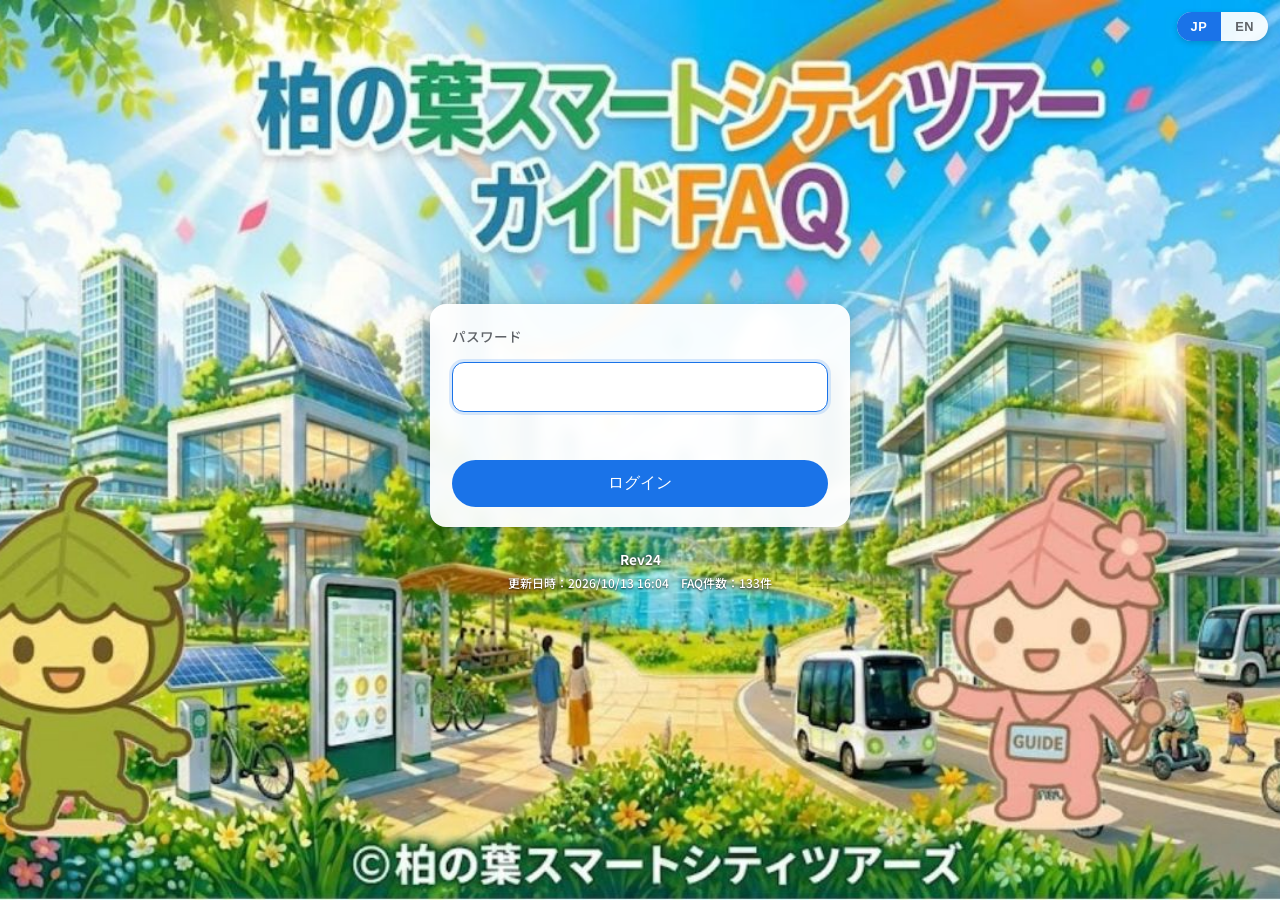
<file: index.html>
<!doctype html>
<html lang="ja">
<head>
<meta charset="utf-8" />
<meta name="viewport" content="width=device-width, initial-scale=1, viewport-fit=cover" />
<meta name="theme-color" content="#1a73e8" />
<title>柏の葉スマートシティツアー ガイドＦＡＱ</title>
<link rel="preconnect" href="https://fonts.googleapis.com" />
<link rel="preconnect" href="https://fonts.gstatic.com" crossorigin />
<link href="https://fonts.googleapis.com/css2?family=Noto+Sans+JP:wght@400;500;700&display=swap" rel="stylesheet" />
<link rel="apple-touch-icon" href="apple-touch-icon.png" />
<style>
  :root {
    --bg: #f8f9fa;
    --surface: #ffffff;
    --blue: #1a73e8;
    --red: #ea4335;
    --yellow: #fbbc04;
    --green: #34a853;
    --text: #202124;
    --text-sub: #5f6368;
    --shadow: 0 1px 3px rgba(60,64,67,.15), 0 4px 12px rgba(60,64,67,.08);
    --shadow-hover: 0 2px 6px rgba(60,64,67,.18), 0 8px 24px rgba(60,64,67,.14);
  }
  * { box-sizing: border-box; }
  html, body {
    height: 100%;
    margin: 0;
    padding: 0;
    background: var(--bg);
    color: var(--text);
    font-family: 'Google Sans', 'Noto Sans JP', -apple-system, BlinkMacSystemFont, 'Segoe UI', sans-serif;
    font-size: 16px;
    line-height: 1.6;
    -webkit-font-smoothing: antialiased;
  }
  body { overflow-x: hidden; }

  /* ---- Layout shell ---- */
  .app { min-height: 100dvh; display: flex; flex-direction: column; }
  .screen { display: none; flex: 1; flex-direction: column; }
  .screen.active { display: flex; }
  .container {
    width: 100%;
    max-width: 900px;
    margin: 0 auto;
    padding: 16px 20px 24px;
    flex: 1;
    display: flex;
    flex-direction: column;
  }

  /* ---- Top bar ---- */
  .topbar {
    display: flex;
    align-items: center;
    gap: 8px;
    padding: 10px 16px;
    background: var(--surface);
    border-bottom: 1px solid #e8eaed;
    position: sticky;
    top: 0;
    z-index: 5;
  }
  .topbar .spacer { flex: 1; }
  .topbar h1 {
    margin: 0;
    font-size: 1.05rem;
    font-weight: 700;
    color: var(--text);
    white-space: nowrap;
    overflow: hidden;
    text-overflow: ellipsis;
    user-select: none;
  }
  .iconbtn {
    appearance: none;
    border: none;
    background: transparent;
    color: var(--text);
    font-size: 0.95rem;
    font-weight: 500;
    padding: 8px 14px;
    border-radius: 24px;
    cursor: pointer;
    transition: background .15s;
  }
  .iconbtn:hover { background: #f1f3f4; }
  .iconbtn.danger { color: var(--red); }
  .iconbtn.primary { color: var(--blue); }

  /* Icon-only round buttons (top bar) */
  .iconbtn.icon-only {
    width: 40px;
    height: 40px;
    padding: 0;
    border-radius: 50%;
    display: inline-flex;
    align-items: center;
    justify-content: center;
    font-size: 1.15rem;
    line-height: 1;
  }
  .iconbtn.icon-only.danger {
    background: rgba(234, 67, 53, 0.08);
    color: var(--red);
  }
  .iconbtn.icon-only.danger:hover { background: rgba(234, 67, 53, 0.18); }
  .iconbtn.icon-only.primary {
    background: rgba(26, 115, 232, 0.08);
    color: var(--blue);
  }
  .iconbtn.icon-only.primary:hover { background: rgba(26, 115, 232, 0.18); }
  .iconbtn.icon-only.accent {
    background: rgba(52, 168, 83, 0.10);
    color: var(--green);
  }
  .iconbtn.icon-only.accent:hover { background: rgba(52, 168, 83, 0.22); }

  /* ---- Language toggle ---- */
  .lang-toggle {
    position: absolute;
    top: 12px;
    right: 12px;
    z-index: 10;
    display: inline-flex;
    background: rgba(255,255,255,0.92);
    border-radius: 999px;
    box-shadow: 0 2px 6px rgba(0,0,0,.18);
    overflow: hidden;
    user-select: none;
  }
  .lang-toggle button {
    appearance: none;
    border: none;
    background: transparent;
    color: var(--text-sub);
    font-size: .8rem;
    font-weight: 700;
    padding: 7px 14px;
    cursor: pointer;
    letter-spacing: .04em;
    transition: background .15s, color .15s;
  }
  .lang-toggle button.active {
    background: var(--blue);
    color: #fff;
  }
  .lang-toggle button:not(.active):hover { background: #f1f3f4; }

  /* Header/topbar lang toggle (smaller variant) */
  .topbar .lang-toggle {
    position: static;
    box-shadow: none;
    background: #f1f3f4;
  }
  .topbar .lang-toggle button { padding: 5px 10px; font-size: .72rem; }

  /* Bilingual text helper */
  [data-lang="en"] .jp-only { display: none; }
  [data-lang="ja"] .en-only { display: none; }

  /* ---- Login screen ---- */
  #login {
    position: relative;
    background: var(--bg);
  }
  #login::before {
    content: '';
    position: absolute;
    inset: 0;
    background-image: url('assets/bg-pc.jpg');
    background-size: cover;
    background-position: center;
    background-repeat: no-repeat;
    z-index: 0;
  }
  @media (max-width: 700px) {
    #login::before {
      background-image: url('assets/bg-mobile.jpg');
    }
  }
  #login .container {
    position: relative;
    z-index: 1;
    justify-content: center;
    align-items: center;
    text-align: center;
    gap: 18px;
    padding: 16px 20px;
    min-height: 100dvh;
  }
  /* Hidden hot-spot at top of login page to trigger admin (5s long press) */
  .brand-hotspot {
    position: absolute;
    top: 0; left: 0; right: 0;
    height: 40vh;
    z-index: 2;
    cursor: default;
    -webkit-tap-highlight-color: transparent;
  }
  .login-card {
    background: rgba(255,255,255,0.94);
    border-radius: 16px;
    box-shadow: 0 4px 20px rgba(0,0,0,.25);
    padding: 22px 22px 20px;
    width: 100%;
    max-width: 420px;
    display: flex;
    flex-direction: column;
    gap: 14px;
    backdrop-filter: blur(6px);
    -webkit-backdrop-filter: blur(6px);
  }
  .login-card label {
    text-align: left;
    font-size: 0.85rem;
    color: var(--text-sub);
    font-weight: 500;
  }
  .login-card input[type="password"] {
    width: 100%;
    padding: 14px 16px;
    font-size: 1.05rem;
    border: 1.5px solid #dadce0;
    border-radius: 12px;
    background: #fff;
    color: var(--text);
    outline: none;
    transition: border-color .15s, box-shadow .15s;
  }
  .login-card input[type="password"]:focus {
    border-color: var(--blue);
    box-shadow: 0 0 0 3px rgba(26,115,232,.15);
  }
  .btn-primary {
    appearance: none;
    border: none;
    background: var(--blue);
    color: #fff;
    font-size: 1rem;
    font-weight: 500;
    padding: 13px 24px;
    border-radius: 24px;
    cursor: pointer;
    transition: background .15s, box-shadow .15s, transform .05s;
  }
  .btn-primary:hover { background: #1765cc; box-shadow: var(--shadow); }
  .btn-primary:active { transform: scale(.98); }
  .btn-primary:disabled { background: #c5c7ca; cursor: not-allowed; box-shadow: none; }
  .login-error {
    color: var(--red);
    font-size: .9rem;
    font-weight: 500;
    min-height: 1.4em;
  }
  .footer {
    text-align: center;
    color: var(--text-sub);
    font-size: .75rem;
    padding: 16px;
    user-select: none;
  }
  .login-footer {
    text-align: center;
    color: #ffffff;
    font-size: .85rem;
    font-weight: 700;
    padding: 4px 8px;
    text-shadow: 0 1px 2px rgba(0,0,0,.65), 0 0 6px rgba(0,0,0,.35);
    user-select: none;
  }
  .login-footer .login-meta { font-size: .75rem; font-weight: 500; margin-top: 2px; }

  /* ---- Search screen ---- */
  .search-wrap {
    background: var(--surface);
    border-radius: 16px;
    box-shadow: var(--shadow);
    padding: 24px 20px;
    margin-top: 16px;
  }
  /* Compact variant used in the results screen */
  .search-wrap.results-search {
    padding: 14px 16px 12px;
    margin-top: 4px;
    margin-bottom: 12px;
  }
  .search-wrap.results-search .search-btn-row { margin-top: 10px; }
  .search-wrap.results-search .btn-primary { min-width: 160px; padding: 10px 20px; font-size: .95rem; }
  .search-input-row {
    display: flex;
    align-items: center;
    gap: 8px;
    background: #fff;
    border: 1.5px solid #dadce0;
    border-radius: 28px;
    padding: 4px 8px 4px 20px;
    transition: border-color .15s, box-shadow .15s;
  }
  .search-input-row:focus-within {
    border-color: var(--blue);
    box-shadow: 0 0 0 3px rgba(26,115,232,.15);
  }
  .search-input-row input {
    flex: 1;
    border: none;
    outline: none;
    font-size: 1.05rem;
    padding: 12px 0;
    background: transparent;
    color: var(--text);
    min-width: 0;
  }
  .micbtn {
    appearance: none;
    border: none;
    background: transparent;
    color: var(--text-sub);
    font-size: 1.3rem;
    width: 44px;
    height: 44px;
    border-radius: 50%;
    cursor: pointer;
    display: inline-flex;
    align-items: center;
    justify-content: center;
    transition: background .15s, color .15s;
  }
  .micbtn:hover { background: #f1f3f4; }
  .micbtn.listening {
    background: var(--red);
    color: #fff;
    animation: pulse 1.2s infinite;
  }
  .micbtn.unsupported { opacity: .35; cursor: not-allowed; }
  @keyframes pulse {
    0%,100% { box-shadow: 0 0 0 0 rgba(234,67,53,.55); }
    50%     { box-shadow: 0 0 0 12px rgba(234,67,53,0); }
  }
  .search-btn-row { display: flex; justify-content: center; margin-top: 18px; }
  .search-btn-row button {
    min-width: 200px;
  }
  .hint {
    margin-top: 18px;
    color: var(--text-sub);
    font-size: .85rem;
    text-align: center;
  }
  .hint b { color: var(--text); font-weight: 500; }

  /* ---- Category chips ---- */
  .cat-section {
    margin-top: 20px;
    padding-top: 16px;
    border-top: 1px solid #eceff1;
  }
  .cat-label {
    text-align: center;
    color: var(--text-sub);
    font-size: .8rem;
    font-weight: 600;
    margin-bottom: 10px;
    letter-spacing: .04em;
  }
  .cat-buttons {
    display: flex;
    flex-wrap: wrap;
    gap: 6px 8px;
    justify-content: center;
  }
  .cat-btn {
    appearance: none;
    border: 1.5px solid var(--blue);
    background: #fff;
    color: var(--blue);
    font-size: .82rem;
    font-weight: 600;
    padding: 6px 12px;
    border-radius: 999px;
    cursor: pointer;
    transition: background .12s, color .12s, box-shadow .12s;
    white-space: nowrap;
    line-height: 1.3;
  }
  .cat-btn:hover {
    background: var(--blue);
    color: #fff;
    box-shadow: 0 2px 6px rgba(26,115,232,.28);
  }
  .cat-btn:active { transform: scale(.97); }

  /* ---- Results screen ---- */
  .results-header {
    background: var(--surface);
    border-radius: 16px;
    box-shadow: var(--shadow);
    padding: 16px 20px;
    margin-top: 8px;
  }
  .results-meta {
    display: flex;
    flex-direction: column;
    gap: 4px;
  }
  .results-meta .label { font-size: .8rem; color: var(--text-sub); font-weight: 500; }
  .results-meta .kw { font-size: 1rem; font-weight: 700; color: var(--text); word-break: break-all; }
  .results-count { font-size: .8rem; color: var(--text-sub); margin-top: 6px; }

  .card-list {
    display: flex;
    flex-direction: column;
    gap: 14px;
    margin-top: 16px;
  }
  .card {
    background: var(--surface);
    border-radius: 16px;
    box-shadow: var(--shadow);
    border-left: 6px solid #ccc;
    overflow: hidden;
    transition: box-shadow .15s, transform .05s;
  }
  .card:hover { box-shadow: var(--shadow-hover); }
  .card.color-0 { border-left-color: var(--blue); }
  .card.color-1 { border-left-color: var(--red); }
  .card.color-2 { border-left-color: var(--yellow); }
  .card.color-3 { border-left-color: var(--green); }
  .card-head {
    cursor: pointer;
    padding: 16px 18px;
    display: flex;
    align-items: flex-start;
    gap: 12px;
    user-select: none;
  }
  .card-head:active { background: #f8f9fa; }
  .card-title {
    flex: 1;
    font-size: 1rem;
    font-weight: 500;
    color: var(--text);
    line-height: 1.5;
  }
  .card-cat {
    font-size: .7rem;
    color: var(--text-sub);
    margin-top: 4px;
    font-weight: 500;
  }
  .toggle-icon {
    width: 24px;
    height: 24px;
    flex: 0 0 24px;
    border-radius: 50%;
    background: #f1f3f4;
    color: var(--text-sub);
    font-size: .9rem;
    display: inline-flex;
    align-items: center;
    justify-content: center;
    transition: transform .2s, background .15s, color .15s;
  }
  .card.open .toggle-icon { transform: rotate(180deg); background: var(--blue); color: #fff; }
  .card-body {
    max-height: 0;
    overflow: hidden;
    transition: max-height .3s ease;
  }
  .card.open .card-body { max-height: 2000px; }
  .card-body-inner {
    padding: 4px 22px 20px 22px;
    border-top: 1px solid #f1f3f4;
    margin-top: 0;
  }
  .answer {
    font-size: 14pt;
    font-weight: 700;
    line-height: 1.8;
    color: var(--text);
    margin: 14px 0 0 0;
    word-break: break-word;
  }
  .answer .bullet { color: var(--blue); margin-right: .35em; font-weight: 900; }

  .more-row {
    display: flex;
    justify-content: center;
    margin-top: 18px;
  }
  .btn-secondary {
    appearance: none;
    border: 1.5px solid var(--blue);
    background: #fff;
    color: var(--blue);
    font-size: .95rem;
    font-weight: 500;
    padding: 11px 22px;
    border-radius: 24px;
    cursor: pointer;
    transition: background .15s, color .15s;
  }
  .btn-secondary:hover { background: var(--blue); color: #fff; }
  .btn-secondary:disabled { border-color: #dadce0; color: #9aa0a6; cursor: not-allowed; background: #fff; }

  .empty {
    background: var(--surface);
    border-radius: 16px;
    box-shadow: var(--shadow);
    padding: 32px 20px;
    text-align: center;
    margin-top: 16px;
    color: var(--text-sub);
  }
  .empty .big { font-size: 1.1rem; color: var(--text); font-weight: 500; margin-bottom: 6px; }

  /* ---- Modal (dialog) ---- */
  .modal-backdrop {
    position: fixed; inset: 0;
    background: rgba(32,33,36,.55);
    display: none;
    align-items: center;
    justify-content: center;
    z-index: 50;
    padding: 16px;
  }
  .modal-backdrop.active { display: flex; }
  .modal {
    background: #fff;
    border-radius: 16px;
    padding: 24px;
    max-width: 420px;
    width: 100%;
    box-shadow: 0 10px 40px rgba(0,0,0,.25);
  }
  .modal h2 { margin: 0 0 12px 0; font-size: 1.1rem; }
  .modal p { color: var(--text-sub); margin: 0 0 16px 0; font-size: .95rem; }
  .modal input[type="password"], .modal input[type="text"] {
    width: 100%;
    padding: 11px 14px;
    font-size: 1rem;
    border: 1.5px solid #dadce0;
    border-radius: 10px;
    outline: none;
    margin-bottom: 10px;
  }
  .modal input:focus { border-color: var(--blue); box-shadow: 0 0 0 3px rgba(26,115,232,.15); }
  .modal-actions { display: flex; justify-content: flex-end; gap: 8px; margin-top: 8px; }
  .modal-msg { font-size: .85rem; color: var(--red); min-height: 1.2em; margin-bottom: 8px; }

  /* ---- Responsive ---- */
  @media (max-width: 600px) {
    .brand-title { font-size: 1.55rem; }
    .container { padding: 12px 14px 20px; }
    .topbar h1 { font-size: .95rem; }
    .search-wrap { padding: 18px 14px; }
    .search-input-row input { font-size: 1rem; padding: 11px 0; }
    .answer { font-size: 12pt; line-height: 1.75; }
    .iconbtn { padding: 8px 10px; font-size: .85rem; }
  }
  @media (max-width: 380px) {
    .brand-title { font-size: 1.35rem; }
    .answer { font-size: 11.5pt; }
  }

  /* Hide native search cancel */
  input::-webkit-search-cancel-button { display: none; }
</style>
</head>
<body>
<div class="app" id="app">

  <!-- ===== Login screen ===== -->
  <section id="login" class="screen active" aria-label="ログイン画面 / Login">
    <div class="brand-hotspot" id="brandTitle" aria-hidden="true"></div>
    <div class="lang-toggle" role="group" aria-label="Language">
      <button type="button" data-set-lang="ja" class="active">JP</button>
      <button type="button" data-set-lang="en">EN</button>
    </div>
    <div class="container">
      <form class="login-card" id="loginForm" autocomplete="off">
        <label for="pwInput"><span class="jp-only">パスワード</span><span class="en-only">Password</span></label>
        <input id="pwInput" type="password" inputmode="numeric" autocomplete="off" required />
        <div class="login-error" id="loginError"></div>
        <button type="submit" class="btn-primary" id="loginBtn"><span class="jp-only">ログイン</span><span class="en-only">Log in</span></button>
      </form>
      <div class="login-footer">
        <div id="metaRev"></div>
        <div class="login-meta">
          <span class="jp-only">更新日時：<span class="meta-updated"></span>　FAQ件数：<span class="meta-count"></span>件</span>
          <span class="en-only">Updated: <span class="meta-updated"></span>　FAQs: <span class="meta-count"></span></span>
        </div>
      </div>
    </div>
  </section>

  <!-- ===== Search screen ===== -->
  <section id="search" class="screen" aria-label="キーワード入力画面 / Search">
    <div class="topbar">
      <button class="iconbtn icon-only danger" id="exitBtn1" aria-label="終了 / Exit" title="アプリを終了 / Exit">✕</button>
      <div class="spacer"></div>
      <h1><span class="jp-only">ガイドＦＡＱ 検索</span><span class="en-only">Guide FAQ Search</span></h1>
      <div class="spacer"></div>
      <div class="lang-toggle" role="group" aria-label="Language">
        <button type="button" data-set-lang="ja" class="active">JP</button>
        <button type="button" data-set-lang="en">EN</button>
      </div>
      <button class="iconbtn icon-only accent" id="menuBtn" aria-label="意見の送信 / Send feedback" title="意見の送信 / Send feedback">✉</button>
    </div>
    <div class="container">
      <div class="search-wrap">
        <form id="searchForm" autocomplete="off">
          <div class="search-input-row">
            <input id="kwInput" type="text" placeholder="" data-ph-jp="キーワードを入力（例：AIカメラ）" data-ph-en="Enter a keyword (e.g., AI camera)" autocomplete="off" enterkeyhint="search" />
            <button type="button" class="micbtn" id="micBtn" title="音声入力 / Voice input">🎤</button>
          </div>
          <div class="search-btn-row">
            <button type="submit" class="btn-primary"><span class="jp-only">🔍 検索</span><span class="en-only">🔍 Search</span></button>
          </div>
        </form>
        <p class="hint">
          <span class="jp-only">入力例：<b>AIカメラ</b> / <b>実証実験</b> / <b>街区</b> / <b>UDCK</b> / <b>自動運転</b><br />※ 半角スペースでAND検索、類義語も自動対応</span>
          <span class="en-only">Examples: <b>AI camera</b> / <b>pilot project</b> / <b>district</b> / <b>UDCK</b> / <b>autonomous driving</b><br />※ Space-separated = AND; synonyms auto-expanded</span>
        </p>
        <div class="cat-section">
          <div class="cat-label"><span class="jp-only">カテゴリーで探す</span><span class="en-only">Browse by category</span></div>
          <div class="cat-buttons" id="categoryButtons"></div>
        </div>
      </div>
      <div class="footer">
        <span class="jp-only">
          キーボード入力 または マイク🎤での音声入力（日本語）に対応<br />
          Enterキー または「🔍 検索」ボタンで実行
        </span>
        <span class="en-only">
          Keyboard or mic 🎤 voice input (Japanese) supported<br />
          Press Enter or tap the search button
        </span>
      </div>
    </div>
  </section>

  <!-- ===== Results screen ===== -->
  <section id="results" class="screen" aria-label="検索結果画面 / Results">
    <div class="topbar">
      <button class="iconbtn icon-only danger" id="exitBtn2" aria-label="終了 / Exit" title="アプリを終了 / Exit">✕</button>
      <div class="spacer"></div>
      <h1><span class="jp-only">検索結果</span><span class="en-only">Results</span></h1>
      <div class="spacer"></div>
      <div class="lang-toggle" role="group" aria-label="Language">
        <button type="button" data-set-lang="ja" class="active">JP</button>
        <button type="button" data-set-lang="en">EN</button>
      </div>
      <button class="iconbtn icon-only accent" id="menuBtn2" aria-label="意見の送信 / Send feedback" title="意見の送信 / Send feedback">✉</button>
    </div>
    <div class="container" id="resultsContainer">
      <div class="search-wrap results-search">
        <form id="searchForm2" autocomplete="off">
          <div class="search-input-row">
            <input id="kwInput2" type="text" placeholder="" data-ph-jp="キーワードで再検索（半角スペースでAND）" data-ph-en="Re-search (space = AND)" autocomplete="off" enterkeyhint="search" />
            <button type="button" class="micbtn" id="micBtn2" title="音声入力 / Voice input">🎤</button>
          </div>
          <div class="search-btn-row">
            <button type="submit" class="btn-primary"><span class="jp-only">🔍 再検索</span><span class="en-only">🔍 Search again</span></button>
          </div>
        </form>
      </div>
      <div class="results-header">
        <div class="results-meta">
          <div class="label"><span class="jp-only">検索キーワード</span><span class="en-only">Search keyword</span></div>
          <div class="kw" id="resKw"></div>
        </div>
        <div class="results-count" id="resCount"></div>
      </div>
      <div class="card-list" id="cardList"></div>
      <div class="more-row" id="moreRow" style="display:none">
        <button class="btn-secondary" id="moreBtn"><span class="jp-only">他の質問を見る ↓</span><span class="en-only">More questions ↓</span></button>
      </div>
    </div>
  </section>

  <!-- ===== Modals ===== -->
  <div class="modal-backdrop" id="exitModal">
    <div class="modal" role="dialog" aria-modal="true" aria-labelledby="exitTitle">
      <h2 id="exitTitle"><span class="jp-only">アプリを終了しますか？</span><span class="en-only">Exit the app?</span></h2>
      <p><span class="jp-only">このタブを閉じてキーワード検索を終了します。</span><span class="en-only">Close this tab and end the keyword search.</span></p>
      <div class="modal-actions">
        <button class="iconbtn" data-modal-close><span class="jp-only">キャンセル</span><span class="en-only">Cancel</span></button>
        <button class="btn-primary" id="exitConfirmBtn" style="background:var(--red)"><span class="jp-only">終了する</span><span class="en-only">Exit</span></button>
      </div>
    </div>
  </div>

</div>

<script>
/* ============================================================
   柏の葉スマートシティツアー ガイドＦＡＱ
   ============================================================ */
(function () {
  'use strict';

  /* ---- FAQ DB (embedded; rebuilt from Excel) ---- */
  const FAQ_DB = [{"id":1,"question":"街の規模はどれくらいですか？人口はどの範囲で数えていますか？","keywords":["規模","人口","範囲","柏の葉スマートシティ概要","街のデータ","1st Stage","2nd Stage"],"tags":["柏の葉スマートシティ概要","街のデータ","1st Stage","2nd Stage"],"answers":["● 開発面積は約273万㎡（東京ドーム約63個分／東京ディズニーランド約5個分）で、日本最大級です。","● 柏北部中央地区の土地区画整理事業の区域（約273ha）が対象です。","● 若柴、柏の葉、正連寺、船戸、小青田、大室、十余二の一部などが含まれます。","● 区画整理の施行者は千葉県で、三井不動産は駅周辺の街区を中心に開発しています。","● 2026年度初頭で駅前エリアの開発は概ね完了し、今後は東京大学・国立がん研究センター東病院を軸とする「イノベーションキャンパスエリア」の開発が進みます。"],"question_en":"How large is the town? What range is used to count the population?","tags_en":["Smart City Overview","City Statistics","1st Stage","2nd Stage"],"answers_en":["● The development area is approximately 2.73 million m² (about 63 Tokyo Domes or ~5 Tokyo Disneylands) — one of the largest in Japan.","● It covers the land readjustment project area of the Kashiwa North Central District (~273 ha).","● This includes parts of Wakashiba, Kashiwa-no-ha, Shorenji, Funato, Koaota, Omuro, and Toyofuta.","● Chiba Prefecture is the implementing body for the land readjustment, and Mitsui Fudosan develops mainly the blocks around the station.","● By early FY2026 the station-front development is largely complete; focus is shifting to the 'Innovation Campus Area' anchored by the University of Tokyo and the National Cancer Center East Hospital."]},{"id":2,"question":"現在の人口・就業人口・年齢構成（世代構成）はどうなっていますか？","keywords":["現在","人口","就業人口","年齢構成","世代構成","柏の葉スマートシティ概要","街のデータ","住民の声","2nd Stage"],"tags":["柏の葉スマートシティ概要","街のデータ","住民の声","2nd Stage"],"answers":["● 居住人口は約14,000人、計画人口は26,000人です。","● 2026年4月にはSMC新技術センター（1,400名）が加わりました。","● 世帯平均年齢は30代後半で、全国平均より10〜20歳若い子育て世代が中心です。高齢化率は10〜20％程度と全国平均（約29％）より低い水準です。","● 30〜49歳が約4割を占め、子育て世代が中心です。"],"question_en":"What are the current population, working population, and age composition (generational makeup)?","tags_en":["Smart City Overview","City Statistics","Resident Voices","2nd Stage"],"answers_en":["● The resident population is ~14,000, against a planned population of 26,000.","● In April 2026, the SMC New Technology Center (1,400 employees) joined the town.","● Average household age is late 30s — 10–20 years younger than the national average. The aging rate is 10–20% vs. the national ~29%.","● People aged 30 to 49 make up ~40%, with child-rearing households at the core."]},{"id":3,"question":"柏の葉スマートシティの目的は？なぜ三井不動産は街づくりに踏み込んだのですか？","keywords":["スマートシティ","目的","三井不動産","柏の葉スマートシティ概要","歴史","街の運営","経営数字"],"tags":["柏の葉スマートシティ概要","歴史","街の運営","経営数字"],"answers":["● 従前の売り切り型不動産事業では発展が見込めず、「街を作り上げる独自のノウハウを持った不動産会社」への転換が狙いです。","● 三井不動産としては「不動産業からアセットビジネスへの転換」、すなわち「価値が上がり続ける街づくり」のノウハウ蓄積が目的です。","● 指針は「柏の葉国際キャンパスタウン構想」。「環境共生」「健康長寿」「新産業創造」を軸に、街全体を実証フィールドとして社会課題解決モデルを構築します。","● 柏の葉単体では100年経っても投資回収できない規模ですが、蓄積したノウハウを他都市・他国へパッケージ輸出することで長期回収を狙います。","● 2028年度に単年度損益分岐点到達見込み。2019年設立の一般社団法人でタウンマネジメント収益化を推進中です。","● 3年前まで社長室直轄、現在はイノベーション推進本部に組織化されています。"],"question_en":"What is the purpose of the Kashiwa-no-ha Smart City? Why did Mitsui Fudosan get involved in town development?","tags_en":["Smart City Overview","History","City Operations","Business Figures"],"answers_en":["● Sell-and-move-on real estate has limited upside; the goal is evolving into 'a real-estate firm with a unique city-making know-how.'","● For Mitsui Fudosan, it means shifting from real-estate to an 'asset business' — accumulating know-how for city-making whose value keeps appreciating.","● The guiding vision is the 'Kashiwa-no-ha International Campus Town Plan,' with Environmental Coexistence, Health & Longevity, and New Industry Creation as the three axes.","● Kashiwa-no-ha alone won't recoup investment in 100 years, but the know-how packaged and exported abroad enables long-term returns.","● Single-year break-even is projected by FY2028. A general incorporated association was set up in 2019 for TM monetization.","● Until three years ago it was directly under the President's Office; it is now organized as the Innovation Promotion Division."]},{"id":4,"question":"住民は何を求めて移住していますか？マンション購入の決め手・資産価値は？","keywords":["マンション","住民","移住","購入","資産価値","柏の葉スマートシティ概要","街のデータ","住民の声"],"tags":["柏の葉スマートシティ概要","街のデータ","住民の声"],"answers":["● 都心アクセスと閑静な環境の両立、子育て支援、資産価値、まちづくりコンセプトへの共感が主な理由です。","● 車の進入しにくい子育て空間、日中の往来、自治会の活性化など安全面も評価されています。","● 「街づくりへの参加機会」を求めて、キャリアを活かしたい層の転入も多く見られます。","● 1番街（2008年2月竣工）は購入時より3〜4割の価格上昇が確認されています。2011年の一時期を除き価格は上昇基調です。","● 現在70㎡マンションで1億円超（15年前は3,000万円台）。1LDK賃貸は月20〜30万円。"],"question_en":"What are residents looking for when they move here? What drives condominium purchases, and what about asset value?","tags_en":["Smart City Overview","City Statistics","Resident Voices"],"answers_en":["● Central-Tokyo access with a quiet, green environment; child-rearing support; asset value; and sympathy for the city-making concept.","● Safety features — low car intrusion in child spaces, constant foot traffic, active residents' associations — also earn praise.","● Many residents drawn here want to apply their careers to community development.","● Block 1 (completed February 2008) has seen prices rise 30-40% from the purchase price. Apart from a brief period in 2011, prices have been on an upward trend.","● A 70 m² unit today costs 100M+ yen (vs. 30M+ yen 15 years ago). 1LDK rentals: 200,000–300,000 yen/month."]},{"id":5,"question":"ユニバーサルデザイン・障がい者対策はどうなっていますか？","keywords":["ユニバーサルデザイン","者対策","柏の葉スマートシティ概要","健康長寿・あ・し・た"],"tags":["柏の葉スマートシティ概要","健康長寿・あ・し・た"],"answers":["● 歩行者空間の連続性を重視し、駐車場入口の集約で歩道の分断を最小化しています。","● 法律・条例に則った一般的な整備（十分な歩道幅、スロープ、視覚障害者誘導ブロック等）を実施しています。","● 「学園の道」「緑園の道」など多様な歩行導線で「歩きたくなる都市空間（Walkability）」を実現しています。"],"question_en":"What is being done about universal design and accessibility for people with disabilities?","tags_en":["Smart City Overview","Health (Ashita)"],"answers_en":["● Pedestrian continuity is prioritized; parking entrances are consolidated to minimize sidewalk cuts.","● General improvements in line with laws and ordinances are in place (sufficiently wide sidewalks, ramps, tactile paving for visually impaired people, etc.).","● Diverse routes like 'Gakuen no Michi' and 'Ryokuen no Michi' realize walkable urban space."]},{"id":6,"question":"最初からグランドデザインがあったのですか？","keywords":["グランドデザイン","最初","柏の葉スマートシティ概要","歴史"],"tags":["柏の葉スマートシティ概要","歴史"],"answers":["● 公有地と三井家の所有地という長期的グランドデザインを描ける稀有な環境と、東大・千葉大など国内トッププレイヤーの存在が起点でした。","● グランドデザインは時代に合わせて改善しており、近年は2年単位で見直しています。"],"question_en":"Was there a grand design from the start?","tags_en":["Smart City Overview","History"],"answers_en":["● The rare combination of public land plus Mitsui-family land — with UTokyo/Chiba U./national research institutes already nearby — allowed a long-horizon grand design.","● The plan has been continuously refined; recently it is reviewed roughly every two years."]},{"id":7,"question":"なぜ50年単位の街づくりなのですか？2030年以降の開発計画は？","keywords":["年単位","年以降","開発計画","2030","柏の葉スマートシティ概要","これからの街づくり","2nd Stage"],"tags":["柏の葉スマートシティ概要","これからの街づくり","2nd Stage"],"answers":["● 当初は30年計画（2030年ゴール）でしたが、10年延長して40年としました。1990年代後半の構想検討期から数えると50年になります。","● 千葉県の土地区画整理事業は2031年度に完了予定ですが、スマートシティとしては開発を継続します。","● 役員会を経て2040年まで延長することが決定しています。","● 三井不動産が抜けても成長する街を目指しており、費用面での自立を重視しています。"],"question_en":"Why plan the town in 50-year units? What are the development plans after 2030?","tags_en":["Smart City Overview","Future City Development","2nd Stage"],"answers_en":["● Originally a 30-year plan (target 2030), extended by 10 years to 2040. Counting the late-1990s concept phase, the horizon spans 50 years.","● Chiba Prefecture's land readjustment project is scheduled to be completed in FY2031, but development as a smart city will continue.","● An extension to 2040 has been formally approved by the board.","● The city must keep growing even after Mitsui Fudosan steps back — financial self-sufficiency is essential."]},{"id":8,"question":"「ミクストユース」とは何ですか？藤沢SSTとの違いは？","keywords":["ミクストユース","藤沢","SST","柏の葉スマートシティ概要","他のスマートシティとの比較"],"tags":["柏の葉スマートシティ概要","他のスマートシティとの比較"],"answers":["● 住む・働く・遊ぶ・学ぶを徒歩圏に集約する街区設計です。","● 藤沢SST（パナソニック）は一戸建て主体、柏の葉はマンション中心のコンパクトシティ。ウォーカビリティなど共通点も多くあります。","● 藤沢SST（2014年街開き、約19ha）は戸建て中心で、全戸に太陽光と蓄電池を備える「個別分散型」です。","● 柏の葉は住宅・オフィス・商業が混在し、街区の間で電力を融通する「集中管理型」で、公民学連携（UDCK）が特徴です。"],"question_en":"What is 'mixed-use'? How does Kashiwa-no-ha differ from Fujisawa SST?","tags_en":["Smart City Overview","Comparison with Other Smart Cities"],"answers_en":["● A block design that concentrates living, working, playing, and learning within walking distance.","● Fujisawa SST (Panasonic) is a detached-house-led community; Kashiwa-no-ha is condominium-led compact-city design — with shared walkability values.","● Fujisawa SST (town opened in 2014, ~19 ha) is mainly detached houses and uses an \"individual distributed\" model, with solar power and storage batteries in every home.","● Kashiwa-no-ha mixes housing, offices, and commercial facilities, and uses a \"centrally managed\" model that shares electricity among blocks; its hallmark is the public-private-academic partnership (UDCK)."]},{"id":9,"question":"この街の「三大ケイパビリティ」は何ですか？","keywords":["ケイパビリティ","三大","柏の葉スマートシティ概要"],"tags":["柏の葉スマートシティ概要"],"answers":["● ①ハードウェア（施設・大学・研究所などの物理インフラ）、②デジタル（データプラットフォーム）、③ソフトウェア（UDCK＝人と人をつなぐ組織）の3つです。","● この魅力に引き寄せられ、住民・研究者・企業が集まり続けています。"],"question_en":"What are the 'three capabilities' of Kashiwa-no-ha?","tags_en":["Smart City Overview"],"answers_en":["● ①Hardware (facilities, universities, research institutes), ②Digital (data platform), ③Software (UDCK — the organization that connects people).","● This trio keeps drawing residents, researchers, and enterprises."]},{"id":10,"question":"この街を一言で言うと？","keywords":["一言","柏の葉スマートシティ概要"],"tags":["柏の葉スマートシティ概要"],"answers":["● 「世界の未来像を作る街」です。","● ハード・ソフトに加え、チャレンジを称えるカルチャーとチャレンジを好む人々こそが最重要です。","● 住民が住みながら実験・失敗・改善を繰り返せる点が最大の特徴です。"],"question_en":"Describe this city in one line.","tags_en":["Smart City Overview"],"answers_en":["● 'The city that creates the world's future image.'","● Beyond hardware and software, the culture that celebrates challenge — and the people who love it — matter most.","● The signature is that residents can iterate: live, experiment, fail, and improve."]},{"id":11,"question":"この土地はだれでも所有できるのか？","keywords":["土地","所有","柏の葉スマートシティ概要","歴史"],"tags":["柏の葉スマートシティ概要","歴史"],"answers":["● 分譲マンションなど、通常販売されているものは購入すれば所有は可能です。"],"question_en":"Can anyone own land or property here?","tags_en":["Smart City Overview","History"],"answers_en":["● You can own properties offered for sale, such as condominiums, by purchasing them."]},{"id":12,"question":"ゲートタワーにはどんな施設がありますか？賃貸棟にした理由は？","keywords":["ゲートタワー","施設","賃貸棟","理由","柏の葉スマートシティ概要","住民の声","1st Stage"],"tags":["柏の葉スマートシティ概要","住民の声","1st Stage"],"answers":["● 生活拠点マンションに加え、「ミクストユース」を体現するテナント構成です。土日祝も営業するキャップスクリニック、ライフスタイル提案型保育園「チコル」など、柏の葉らしいテナントが入居しています。","● 賃貸棟は「経年優化」思想の実装。定期的な人の入れ替わりが新たな交流や情報流入を生み、街の発展に寄与します。"],"question_en":"What's inside Gate Tower? Why rental instead of sale?","tags_en":["Smart City Overview","Resident Voices","1st Stage"],"answers_en":["● Residential + tenants that embody mixed-use — Caps Clinic (open on weekends), lifestyle-proposing daycare 'Chicol', and other Kashiwa-no-ha-flavored tenants.","● The rental format embodies 'aging with grace': periodic turnover brings fresh interaction and information, feeding city growth."]},{"id":13,"question":"ららぽーと柏の葉の店舗数と年間来場者数はどのくらいですか？","keywords":["店舗数","年間来場者数","柏の葉スマートシティ概要","歴史","街のデータ","1st Stage","経営数字"],"tags":["柏の葉スマートシティ概要","歴史","街のデータ","1st Stage","経営数字"],"answers":["● 2006年11月22日に開業し、2026年11月に開業20周年を迎えます。","● 店舗数は約180店舗（2025年12月時点、三井不動産公表）、年間来場者数は約1,500万人（2024年11月、三井不動産等公表）です。","● 柏の葉キャンパス駅前に立地し、2027年春以降に大規模リニューアルが予定されています。"],"question_en":"How many stores does LaLaport Kashiwanoha have, and how many visitors does it get per year?","tags_en":["Smart City Overview","History","City Statistics","1st Stage","Business Figures"],"answers_en":["● It opened on November 22, 2006, and will celebrate its 20th anniversary in November 2026.","● It has ~180 stores (as of December 2025, announced by Mitsui Fudosan) and ~15 million visitors per year (November 2024, announced by Mitsui Fudosan and others).","● It is located in front of Kashiwa-no-ha Campus Station, and a major renovation is planned from spring 2027."]},{"id":14,"question":"三井ガーデンホテル柏の葉はどんなホテルですか？","keywords":["ガーデンホテル","ホテル","三井","柏の葉スマートシティ概要","エネルギー・AEMS","1st Stage"],"tags":["柏の葉スマートシティ概要","エネルギー・AEMS","1st Stage"],"answers":["● 2014年に開業し、客室は137室です。","● 敷地内から湧き出る天然温泉の大浴場「ガーデンスパ」があります。","● スマートセンター（AEMS）もこの建物の中にあります。"],"question_en":"What kind of hotel is Mitsui Garden Hotel Kashiwa-no-ha?","tags_en":["Smart City Overview","Energy (AEMS)","1st Stage"],"answers_en":["● It opened in 2014 and has 137 guest rooms.","● It has \"Garden Spa,\" a large public bath with natural hot spring water that wells up on the premises.","● The Smart Center (AEMS) is also located in this building."]},{"id":15,"question":"駅前開発エリアはどのような考えで進めたのですか？","keywords":["エリア","駅前開発","歴史","柏の葉スマートシティ概要","1st Stage"],"tags":["歴史","柏の葉スマートシティ概要","1st Stage"],"answers":["● 三井の土地である4街区を第一ステージとして開発しました。","● 子育て世代を中心に計画通りに増加しています。今後は昼間人口の増加が目標です。"],"question_en":"What was the approach for the station-front area?","tags_en":["History","Smart City Overview","1st Stage"],"answers_en":["● We began with Mitsui-owned Block 4 as Stage 1.","● The population — mainly child-rearing families — has grown as planned. Daytime population growth is now the goal."]},{"id":16,"question":"辻仲病院は誘致したのですか？","keywords":["辻仲病院","誘致","歴史","健康長寿・あ・し・た"],"tags":["歴史","健康長寿・あ・し・た"],"answers":["● 誘致ではなく病院側が自主的に開設しました。","● 病床拡大を検討していた辻仲病院グループがTX開業に伴う開発計画を知り、2008年に建設開始、2009年6月開院しました。"],"question_en":"Was Tsujinaka Hospital invited to open here?","tags_en":["History","Health (Ashita)"],"answers_en":["● Not invited — the hospital opened on its own initiative.","● The Tsujinaka group was expanding capacity, learned of the TX-driven development plan, broke ground in 2008, and opened in June 2009."]},{"id":17,"question":"かけだし横丁はどうやって生まれたのですか？テナント選定や名物「No.4」は？","keywords":["テナント","横丁","選定","名物","No","歴史","街の運営","1st Stage","かけだし横丁"],"tags":["歴史","街の運営","1st Stage","かけだし横丁"],"answers":["● 「公民学連携でアフター交流の場が無い」「住民同士の場もない」という住民・大学側の声が発端です。","● 「暗くて怖い高架下」と「夜の交流の場がない」という2つの課題を同時に解決しています。","● UDCKセンター長の出口先生（都市設計の専門家）の検証を経て屋台を仮設。数年後に自走可能と判断され、UDCK・三井不動産がTXと粘り強く交渉し、2018年にTX高架下に実装しました。","● 高架下では通常、火の使用が制限されますが、つくばエクスプレスと協議して実現しました。","● 屋台をモチーフとした小型飲食店19区画と、ランナーズステーションの計20区画で構成されています。","● 三井不動産が主体で、品質重視で誘致しています。開業以来コロナ禍を経ても入れ替えは半分、そのうち多くは「増床で移転」です。","● 日常運営は三井不動産ビルマネジメントが対応。","● 名物「No.4」は柏の葉の夕焼けをイメージしたオリジナルドリンクで、かけだし横丁・KOIL・柏市が巻き込まれた共創事例です（ノンアルもあり）。"],"question_en":"How did Kakedashi Yokocho come about? How were tenants selected, and what is the signature \"No.4\"?","tags_en":["History","City Operations","1st Stage","Kakedashi Yokocho"],"answers_en":["● Residents and academics were saying 'PPP is great, but there's no after-hours gathering place.'","● It solves two issues at once: the \"dark, scary space under the elevated tracks\" and the \"lack of places for evening socializing.\"","● After a temporary yatai prototype validated by Prof. Deguchi (UDCK center director), UDCK and Mitsui Fudosan negotiated with TX, and it was implemented under the viaduct in 2018.","● Open flames are normally restricted under elevated tracks, but this was made possible through discussions with Tsukuba Express (TX).","● It consists of 19 small, food-stall-style eateries plus the Runners Station, for a total of 20 units.","● Mitsui Fudosan leads recruitment with quality first. Since opening (through COVID) only half turned over — mostly to expand elsewhere.","● Day-to-day: Mitsui Fudosan Building Management.","● 'No.4' is a signature drink inspired by Kashiwa-no-ha's sunset — a co-creation among Kakedashi Yokocho, KOIL, and Kashiwa City (alcohol-free option available)."]},{"id":18,"question":"この街づくりでの最大の困難は何でしたか？","keywords":["最大","困難","歴史","エネルギー・AEMS","防災・レジリエンス"],"tags":["歴史","エネルギー・AEMS","防災・レジリエンス"],"answers":["● 2011年の東日本大震災です。高齢者がタワー上階に取り残される事態を受け、開発を1年停止して防災の全面見直しを行い、スマートセンター（2014年完成）が生まれました。","● 街関係者・大学関係者からの強い反発を押し切って断行したと聞いています。","● 実は当時、各ビルの非常用電源を融通し合えませんでした。更にショッピングセンターに地下水ポンプがあったことを誰も把握しておらずこれも活用できませんでした。","● これを受けて計画を根本から見直し、AEMSによる街区間の電力融通や水の活用、中心となるスマートセンターの免震建物化につながりました。"],"question_en":"What was the biggest challenge in this city-making?","tags_en":["History","Energy (AEMS)","Disaster & Resilience"],"answers_en":["● The 2011 Great East Japan Earthquake. After seniors were stranded on upper floors, development was paused for a year to overhaul disaster planning — resulting in the Smart Center (completed 2014).","● The overhaul was pushed through against strong pushback from city and academic stakeholders.","● In fact, at the time, the buildings could not share their emergency power with one another. In addition, no one was aware that the shopping center had a groundwater pump, so it could not be used either.","● In response, the plan was fundamentally reviewed, leading to power sharing between blocks through AEMS, use of water, and making the central Smart Center a seismically isolated building."]},{"id":19,"question":"「スマートシティ」と名乗り始めたのはいつですか？","keywords":["スマートシティ","名乗","歴史","柏の葉スマートシティ概要"],"tags":["歴史","柏の葉スマートシティ概要"],"answers":["● 開発が始まった2000年頃には「スマートシティ」という言葉はなく、2011年頃から掲げています。","● 2011年7月に柏市・千葉県・東京大学・千葉大学・三井不動産が共同で記者会見を行い、本格的に始動しました。"],"question_en":"When did the town start calling itself a \"smart city\"?","tags_en":["History","Smart City Overview"],"answers_en":["● The term \"smart city\" did not exist around 2000 when development began; the town has used it since around 2011.","● In July 2011, Kashiwa City, Chiba Prefecture, the University of Tokyo, Chiba University, and Mitsui Fudosan held a joint press conference, and the effort got fully underway."]},{"id":20,"question":"三井不動産は元々どの土地を持っていたのですか？","keywords":["三井不動産","土地","歴史"],"tags":["歴史"],"answers":["● ゴルフ場（柏ゴルフ倶楽部）と三井の団地が元々三井の所有で、それ以外の土地を買い集めたわけではありません。","● 大学・病院・公園などは公有地です。"],"question_en":"What land did Mitsui Fudosan originally own?","tags_en":["History"],"answers_en":["● The golf course (Kashiwa Golf Club) and the Mitsui housing complex were originally owned by Mitsui; it did not buy up other land.","● Universities, hospitals, parks, and the like are on public land."]},{"id":21,"question":"柏の葉と醤油にはどんな関係がありますか？","keywords":["醤油","関係","歴史","かけだし横丁"],"tags":["歴史","かけだし横丁"],"answers":["● 「旧吉田家住宅歴史公園」の吉田家は、大正時代まで醤油を造っていました（大正11年に野田醤油〔現キッコーマン〕へ経営権を売却）。","● この歴史から、かけだし横丁の名物カクテル「No.4」の隠し味に醤油が使われています。","● 「No.4」の名前は、横丁の場所がかつて柏ゴルフ倶楽部の4番ホールだったことなどに由来します。"],"question_en":"What is the connection between Kashiwa-no-ha and soy sauce?","tags_en":["History","Kakedashi Yokocho"],"answers_en":["● The Yoshida family of the \"Former Yoshida Residence Historical Park\" brewed soy sauce until the Taisho era (they sold the management rights to Noda Shoyu [now Kikkoman] in Taisho 11, i.e., 1922).","● Because of this history, soy sauce is used as a secret ingredient in Kakedashi Yokocho's signature cocktail \"No.4.\"","● The name \"No.4\" comes in part from the fact that the site of the alley was once the 4th hole of Kashiwa Golf Club."]},{"id":22,"question":"三井不動産柏の葉街づくり推進部の役割範囲は？","keywords":["三井不動産柏","葉街","推進部","役割範囲","街の運営"],"tags":["街の運営"],"answers":["● 約40人体制で、不動産開発／ライフサイエンス集積／データプラットフォーム活用／エリアマネジメントの4機能を担当します。","● 公民学連携の促進、企業誘致、住民協働、共創事業の推進まで統括しています。","● 実働は三井不動産ビルマネジメントが担当。リンクラボは直轄、カンファレンス・あ・し・たは外部委託です。"],"question_en":"What is the scope of Mitsui Fudosan's Kashiwa-no-ha City Development Division?","tags_en":["City Operations"],"answers_en":["● About 40 people across four functions: real-estate development, life-science clustering, data-platform activation, and area management.","● PPP promotion, enterprise attraction, resident collaboration, and co-creation — all integrated.","● Mitsui Fudosan Building Management handles day-to-day. Link Lab is directly run; Conference and Ashita use external partners."]},{"id":23,"question":"街の運営予算やUDCKの資金はどこから出ていますか？","keywords":["運営予算","資金","UDCK","街の運営","経営数字"],"tags":["街の運営","UDCK","経営数字"],"answers":["● 大半はUDCKタウンマネジメントからの拠出（実態は三井不動産）で、自走化を目指しTMの収益源開発を進めています。","● UDCKの資金は、分担金、国補助金、三井の資本的支出、大学研究費、企業拠出の多層構造です。","● 2019年には19団体のコンソーシアムも設立しました。","● 公道の高質化は三井不動産が整備、管理運営・修繕費は柏市も一定額を負担しています。","● 柏市からの直接補助は無いものの、UDCK人員補充、コンソーシアム構築、KOIL Terrace入居テナントへの家賃補助制度で伴走を受けています。"],"question_en":"Where does the town's operating budget and UDCK's funding come from?","tags_en":["City Operations","UDCK","Business Figures"],"answers_en":["● Mainly UDCK Town Management (in substance, Mitsui Fudosan). TM is developing its own revenue streams toward self-sustainability.","● UDCK's funding has a multi-layered structure: shared contributions, national subsidies, Mitsui's capital expenditure, university research funds, and corporate contributions.","● A 19-member consortium was also established in 2019.","● For upgraded public roads, Mitsui builds them and Kashiwa City shares operating/maintenance costs.","● No direct city subsidies, but strong support in personnel, consortium building, and rent subsidy at KOIL TERRACE."]},{"id":24,"question":"KPIはどう設定していますか？","keywords":["設定","KPI","街の運営","UDCK"],"tags":["街の運営","UDCK"],"answers":["● 国際キャンパスタウン構想で分野別に「重点目標」「目標」を設定し、定期的にフォローアップ調査を行っています。","● ポジティブ面：生活利便性・未来の街並みへの期待値が高い。ネガティブ面：仕事が街内に少なく都内通勤が中心。","● 開示データ：柏の葉国際キャンパスタウン構想（2019年改訂版）は柏市ホームページで公開されています（https://www.city.kashiwa.lg.jp/hokubuseibi/shiseijoho/keikaku/shigoto/kaihatsu/4521.html）。"],"question_en":"How are KPIs set?","tags_en":["City Operations","UDCK"],"answers_en":["● The International Campus Town Plan sets 'priority goals' and 'goals' per field, with periodic follow-up surveys.","● Positive: high expectations for daily convenience and future streetscape. Negative: few local jobs, so commuting to central Tokyo dominates.","● Disclosed data: The Kashiwa-no-ha International Campus Town Initiative (2019 revised edition) is published on the Kashiwa City website (https://www.city.kashiwa.lg.jp/hokubuseibi/shiseijoho/keikaku/shigoto/kaihatsu/4521.html)."]},{"id":25,"question":"柏の葉スマートシティは誰が主導していますか？UDCKはどう関与・承認していますか？","keywords":["スマートシティ","主導","関与","承認","UDCK","街の運営","柏の葉スマートシティ概要","モビリティ"],"tags":["街の運営","柏の葉スマートシティ概要","UDCK","モビリティ"],"answers":["● 公（柏市・千葉県）・民（三井不動産等）・学（東京大学・千葉大学・産業技術総合研究所）の3者並列です。","● 開発主体は三井不動産ですが、「柏の葉国際キャンパスタウン構想」への適合性をUDCKが諮問機関として検証します。","● UDCKは「柏の葉国際キャンパスタウン構想」に基づく諮問機関です。三井不動産などの事業者が素案をまとめ、計画段階で摺合せを行います。","● 例：自動運転バス車両のデザインを見分けやすくする意見、住民説明会の開催などを担当します。"],"question_en":"Who leads the Kashiwa-no-ha Smart City? How is UDCK involved and how does it give approval?","tags_en":["City Operations","Smart City Overview","UDCK","Mobility"],"answers_en":["● Three parallel drivers: public (Kashiwa City, Chiba Prefecture), private (Mitsui Fudosan et al.), and academic (UTokyo, Chiba U., AIST).","● Development is led by Mitsui Fudosan; UDCK is the advisory body that verifies alignment with the International Campus Town Plan.","● UDCK is an advisory body under the International Campus Town Plan. Operators (e.g., Mitsui Fudosan) draft proposals; UDCK aligns them in the planning stage.","● Example: recommending distinct bus livery, arranging resident briefings for autonomous bus trials."]},{"id":26,"question":"公民学、民間企業と違う苦労は？","keywords":["公民学","民間企業","苦労","街の運営","UDCK"],"tags":["街の運営","UDCK"],"answers":["● 手続きやスピード感の違いが大きく、大学は2〜3か月先の学内会議まで議題に上がらないことも多いです。作成資料も多くなります。"],"question_en":"What's difficult about PPP compared with pure-private work?","tags_en":["City Operations","UDCK"],"answers_en":["● Procedures and pace differ greatly — universities may take 2–3 months for an item to reach the next faculty meeting, and require extensive documentation."]},{"id":27,"question":"この街には外国人でも住めますか？","keywords":["外国人","街の運営","住民の声"],"tags":["街の運営","住民の声"],"answers":["● 誰でも住めます。留学生や国際的な研究者も多数居住しています。","● 賃貸期間の縛りもなく、借主の権利は日本の法律で強く守られています。"],"question_en":"Can foreigners live here?","tags_en":["City Operations","Resident Voices"],"answers_en":["● Yes — anyone. Many international students and researchers already live here.","● There is no rental-term lock-in, and tenants' rights are strongly protected by Japanese law."]},{"id":28,"question":"パンフレットやチラシのデザインの統一感はどのように図っているか？","keywords":["パンフレット","チラシ","デザイン","統一感","街の運営"],"tags":["街の運営"],"answers":["● 昔はＵＤＣＫにアートディレクターがいて、トンマナなどの方向性を調整していました。","● 現在もＵＤＣＫが発行するパンフレット等はデザイナーに発注しています。","● その他ディレクターが作成するものも多くあるが、皆自然とデザイン性は意識して作成しているようです。","● 地域の方のチラシまで統制することはできませんがデザインの良好なものが多い印象です。"],"question_en":"How do you maintain a consistent design across brochures and flyers?","tags_en":["City Operations"],"answers_en":["● UDCK previously had an art director who coordinated the overall visual tone and direction.","● UDCK still commissions designers for its brochures and other publications.","● Many materials are also produced by directors, who appear to be naturally conscious of design quality.","● We cannot control even flyers made by local residents, but many of them have a good design."]},{"id":29,"question":"住民になるのに審査はありますか？","keywords":["住民","審査","街の運営","住民の声"],"tags":["街の運営","住民の声"],"answers":["● 住宅は一般的な賃貸・購入の手続きだけで、特別な審査はありません。","● 住んでいても、個人データの提供は義務ではありません。"],"question_en":"Is there a screening process to become a resident?","tags_en":["City Operations","Resident Voices"],"answers_en":["● For housing, only the standard rental or purchase procedures apply, with no special screening.","● Even if you live here, providing personal data is not mandatory."]},{"id":30,"question":"柏の葉に町会（自治会）はありますか？","keywords":["町会","自治会","街の運営","住民の声"],"tags":["街の運営","住民の声"],"answers":["● 柏の葉地区にも、柏の葉一〜三丁目や柏の葉キャンパス一番街・二番街などの町会・自治会があり、田中地域ふるさと協議会に属しています。","● タワーマンションでは、管理組合（理事会）も日常の運営で大きな役割を担っています。"],"question_en":"Are there neighborhood associations (jichikai) in Kashiwa-no-ha?","tags_en":["City Operations","Resident Voices"],"answers_en":["● The Kashiwa-no-ha area also has neighborhood associations such as those for Kashiwa-no-ha 1-3 chome and Kashiwa-no-ha Campus Block 1 and Block 2, which belong to the Tanaka Regional Furusato Council.","● In tower condominiums, the management association (board of directors) also plays a major role in day-to-day operations."]},{"id":31,"question":"急に住民が増えて学校が足りなくなりませんか？","keywords":["住民","学校","街の運営","これからの街づくり"],"tags":["街の運営","これからの街づくり"],"answers":["● マンションの建築時期をずらしたり、一部を賃貸にしたりして、同じ世代の世帯が一度に集中しないよう分散しています。"],"question_en":"Won't the sudden increase in residents cause a shortage of schools?","tags_en":["City Operations","Future City Development"],"answers_en":["● By staggering the construction timing of condominiums and making some of them rentals, the town avoids concentrating households of the same generation all at once."]},{"id":32,"question":"うまくいかないお店や事業はありますか？","keywords":["事業","街の運営","かけだし横丁"],"tags":["街の運営","かけだし横丁"],"answers":["● 人気があっても賃料に見合う売上が出ず、続けられない例があります。","● 地域密着でビジネスモデルが固まっていない業態は利益を出しにくく、単価を上げる工夫が必要です。"],"question_en":"Are there any shops or businesses that aren't doing well?","tags_en":["City Operations","Kakedashi Yokocho"],"answers_en":["● There are cases where, even when popular, a shop's sales don't cover the rent and it cannot continue.","● Community-based business types without an established business model struggle to turn a profit and need ways to raise their unit prices."]},{"id":33,"question":"つくばエクスプレス（柏の葉キャンパス駅）の1日の乗車人員は？","keywords":["エクスプレス","キャンパス","乗車人員","街のデータ","モビリティ"],"tags":["街のデータ","モビリティ"],"answers":["● 1日平均の乗車人員は、2025年度が21,322人（2024年度：19,821人）で、初めて2万人を超えました。"],"question_en":"How many people board the Tsukuba Express (TX) at Kashiwa-no-ha Campus Station each day?","tags_en":["City Statistics","Mobility"],"answers_en":["● The average daily boarding count was 21,322 in FY2025 (FY2024: 19,821), exceeding 20,000 for the first time."]},{"id":34,"question":"区画整理の進捗は？","keywords":["区画整理","進捗","街のデータ","これからの街づくり","2nd Stage"],"tags":["街のデータ","これからの街づくり","2nd Stage"],"answers":["● 柏北部中央地区として2024年度末で進捗率79.3％です（柏市公表値）。"],"question_en":"How is the land-readjustment project progressing?","tags_en":["City Statistics","Future City Development","2nd Stage"],"answers_en":["● Northern Kashiwa Central District: 79.3% complete as of end of FY2024 (per Kashiwa City)."]},{"id":35,"question":"この街にないものは何ですか？","keywords":["街のデータ","住民の声"],"tags":["街のデータ","住民の声"],"answers":["● 自動車教習所、児童館、博物館などはありません。"],"question_en":"What does this town not have?","tags_en":["City Statistics","Resident Voices"],"answers_en":["● There are no driving schools, children's centers, museums, and the like."]},{"id":36,"question":"工場は作らないのですか？","keywords":["工場","これからの街づくり","KOIL","2nd Stage"],"tags":["これからの街づくり","KOIL","2nd Stage"],"answers":["● イノベーション地区はオフィスや研究ラボが中心です。","● 2026年4月にSMCが新技術センター3棟を開業。三井不動産直営の「三井リンクラボ」も2棟目建設中です。"],"question_en":"Will there be factories?","tags_en":["Future City Development","KOIL","2nd Stage"],"answers_en":["● The Innovation District focuses on offices and research labs.","● SMC opened a 3-building technical center in April 2026. Mitsui's Link Lab is expanding with a second building."]},{"id":37,"question":"地域通貨の構想はありますか？","keywords":["地域通貨","構想","これからの街づくり","都市OS"],"tags":["これからの街づくり","都市OS"],"answers":["● 過去にはありましたが実現しませんでした。","● トロント・エストニアの事例でも定着に至っておらず、高齢者を取りこぼす懸念があるため実装していません。今後も実装予定はありません。"],"question_en":"Are there plans for a local currency?","tags_en":["Future City Development","Urban OS"],"answers_en":["● Considered in the past but never implemented.","● Toronto/Estonia examples remain shallow in adoption; leaving seniors behind is a concern. No plans now or in the foreseeable future."]},{"id":38,"question":"AI進展時のスマートシティのあり方は議論されていますか？","keywords":["スマートシティ","進展時","議論","AI","これからの街づくり","都市OS"],"tags":["これからの街づくり","都市OS"],"answers":["● 内部で議論はしていますが、生成AIも手段でしかないため、街に何ができるかの明確な答えはまだ見出せていません。"],"question_en":"Has the AI-era role of the smart city been discussed?","tags_en":["Future City Development","Urban OS"],"answers_en":["● Internally, yes — but as generative AI is a means, not an end, there is not yet a clear answer for what to deliver via it."]},{"id":39,"question":"子どもたちを街に定着させる考えですか？離れていっても良いのですか？","keywords":["定着","これからの街づくり","住民の声"],"tags":["これからの街づくり","住民の声"],"answers":["● 子供たちをまちに留めておくのは難しいと考えていますが、このまちで育ち、またこのまちに戻ってきたいと思う土壌を育んでおくことが大切と考えています。","● 基本的にオープン姿勢ですが、街で育ってほしいとは考えています。","● 第１ステージは働く場所が足りていませんでした。住む・働くがそこにないとなかなか自分のまちになりませんでした。","● 第２ステージではＳＭＣ等働く場所も増えてきました。","● 第３ステージは稼げるまちづくりになればと考えています。"],"question_en":"Is the idea to keep children rooted in the town? Is it fine if they leave?","tags_en":["Future City Development","Resident Voices"],"answers_en":["● Keeping children in the city is difficult, but we believe it is important to create an environment that makes those who grow up here want to return.","● We are basically open about it, but we do hope they will grow up in the town.","● In Stage 1, there were not enough places to work. Without both living and working there, it was hard for people to feel it was their own town.","● In Stage 2, workplaces such as SMC increased.","● In Stage 3, we hope to make it a town where people can earn a good living."]},{"id":40,"question":"ラグビースクールジャパンとは？なぜ柏の葉に開校？","keywords":["ラグビースクールジャパン","開校","これからの街づくり"],"tags":["これからの街づくり"],"answers":["● 英国名門「Rugby School」（1567年創立。英国校は映画ハリーポッターの撮影地）の日本校として2023年9月開校。首都圏初の本格的英国式ボーディングスクールです。","● 11〜18歳対象、学生数780名目標（開校時約140名、16か国以上から入学）。学費は授業料450〜550万円＋寮費290〜320万円＋その他約150万円／年。","● 日本初の拠点として、柏の葉のハード環境・コミュニティに魅力を感じ選定されました。"],"question_en":"What is Rugby School Japan? Why here?","tags_en":["Future City Development"],"answers_en":["● Opened in September 2023 as the Japan campus of the prestigious British school Rugby School (founded in 1567; the UK campus was a filming location for the Harry Potter films). It is the first full-fledged British-style boarding school in the Tokyo metropolitan area.","● Ages 11–18, target 780 students (opened with ~140 from 16+ countries). Fees ~4.5–5.5M yen tuition + ~2.9–3.2M yen boarding + ~1.5M yen other, per year.","● It was chosen as the school's first base in Japan because of Kashiwa-no-ha's physical environment and community."]},{"id":41,"question":"まだ開発を広げるのですか？","keywords":["開発","これからの街づくり","KOIL","1st Stage","2nd Stage"],"tags":["これからの街づくり","KOIL","1st Stage","2nd Stage"],"answers":["● はい。働く場がないとベッドタウンになってしまうため、北部エリアで産業系の企業誘致を進めています。","● 北部は地権者が複数いるため、駅前のようにAEMSを一体で広げるのは難しく、建物ごとの方式を検討しています。"],"question_en":"Is development still expanding?","tags_en":["Future City Development","KOIL","1st Stage","2nd Stage"],"answers_en":["● Yes. Without places to work, the area would become a bedroom community, so industrial companies are being attracted to the northern area.","● The northern area has multiple landowners, so it is difficult to extend AEMS as one integrated system as was done near the station; a building-by-building approach is being considered."]},{"id":42,"question":"街が古くなって劣化しませんか？","keywords":["劣化","これからの街づくり","街の運営"],"tags":["これからの街づくり","街の運営"],"answers":["● 三井不動産は「経年優化」（年月とともに価値が高まる街）を掲げています。","● ソフトの価値を更新して収入を上げ、それを元手に建物をリニューアルする考え方で、ららぽーとも定期的に大規模改装しています。","● 住民の愛着や当事者意識が鍵です。"],"question_en":"Won't the town age and deteriorate?","tags_en":["Future City Development","City Operations"],"answers_en":["● Mitsui Fudosan promotes the concept of \"improving with age\" (keidai-yuka), a town whose value grows over the years.","● The idea is to renew the value of the software side to raise income, and use that income to renovate buildings; LaLaport also undergoes regular large-scale renovations.","● Residents' attachment and sense of ownership are the key."]},{"id":43,"question":"技術は100年後まで使えるのですか？","keywords":["技術","年後","100","これからの街づくり"],"tags":["これからの街づくり"],"answers":["● 技術は10〜15年で入れ替わります。","● 大切なのは技術そのものより、それを取り入れる人と仕組みです。"],"question_en":"Can the technology be used for the next 100 years?","tags_en":["Future City Development"],"answers_en":["● Technology is replaced every 10-15 years.","● What matters is not the technology itself but the people and systems that adopt it."]},{"id":44,"question":"パークタワー柏の葉キャンパスとはどんな建物ですか？","keywords":["パークタワー","キャンパス","建物","これからの街づくり","1st Stage"],"tags":["これからの街づくり","1st Stage"],"answers":["● 2027年7月完成予定の、地上43階・総戸数629戸のタワーマンションです。","● 駅から徒歩1分、中間免震構造で、駐車場は戸数の約40%と、車に頼らない暮らしを想定しています。","● 完成すると柏市内で最も高い建物になる予定です。"],"question_en":"What kind of building is Park Tower Kashiwa-no-ha Campus?","tags_en":["Future City Development","1st Stage"],"answers_en":["● It is a 43-story, 629-unit tower condominium scheduled for completion in July 2027.","● It is a 1-minute walk from the station, uses a mid-story seismic isolation structure, and has parking for ~40% of the units, assuming a lifestyle that does not depend on cars.","● Once completed, it is expected to be the tallest building in Kashiwa City."]},{"id":45,"question":"住民の評価や不満は？評価ランキングは？","keywords":["ランキング","住民","評価","不満","住民の声","街のデータ"],"tags":["住民の声","街のデータ"],"answers":["● 居住環境は概ね高評価。飲食店・ビジネス環境支援・地域コミュニティは改善要望が出やすい領域です。","● 2016年調査で、1位「買い物に便利」、2位「緑豊かで環境が良い」、3位「通勤・通学に便利」でした（柏の葉国際キャンパスタウン構想書 P.7）。","● 街づくりへの関与度は「参加型」「傍観型」「消費者型」で分断があり、住民自ら進める街づくりは今後の課題です。","● 主要因はミクストユースに必要な「高度人材の就労機会が限られている」点にあります。"],"question_en":"How do residents rate the town, and what are their complaints? Is there a ranking?","tags_en":["Resident Voices","City Statistics"],"answers_en":["● Living environment is highly rated. Restaurants, business support, and community are where improvement requests concentrate.","● In the 2016 survey: #1 shopping convenience, #2 green and pleasant environment, #3 commute/school access (International Campus Town Plan p.7).","● Involvement in city-making splits into 'participants,' 'observers,' and 'consumers' — resident-led is still emerging.","● The root cause is limited high-skill jobs on-site — mixed-use needs work opportunities nearby."]},{"id":46,"question":"住民目線でこの街をどう評価していますか？どこが気に入っていますか？","keywords":["住民目線","評価","住民の声"],"tags":["住民の声"],"answers":["● 第一印象は「なんかいい街、大学キャンパスみたい」。理由はUDCKが描く「街の空間デザイン」と公民学連携にありました。","● 第二印象はソフト・コミュニティ面で「セレンディピティが溢れている」こと。何気ない会話からアイデアが生まれ実装される稀有な街です。","● 歩道が広く、ベビーカーや自転車でも動きやすいことです。","● ららぽーとやT-SITEのパン屋、チコルの屋内遊び場など日常の楽しみが多く、犬を飼っている人が多いのも特徴です。","● 柏の葉公園でのランニングや、千葉大学構内などの桜並木も人気です。"],"question_en":"How do residents evaluate this town? What do they like about it?","tags_en":["Resident Voices"],"answers_en":["● First impression: 'a nice place — feels like a university campus.' The reason: UDCK-led spatial design plus PPP.","● Second impression: serendipity is everywhere on the community/soft side — casual conversations spawn ideas that get implemented. A rare quality.","● The wide sidewalks, which make it easy to get around even with strollers or bicycles.","● There are many everyday pleasures, such as LaLaport, the bakery at T-SITE, and the indoor play area at Chicol, and many residents have dogs.","● Running in Kashiwa-no-ha Park and the cherry blossom-lined paths on the Chiba University campus are also popular."]},{"id":47,"question":"まちの人のマナーが良くてこの環境が保たれているという話があったが、この街は住む人（高所得者）を選んでいるように感じる。","keywords":["マナー","環境","高所得者","住民の声"],"tags":["住民の声"],"answers":["● 街が選ぶわけではないが、自然と人選されたというのが住民として近い感覚でルールを守る、積極的に街に関わる人が多いと感じます。"],"question_en":"You mentioned residents' good manners help maintain this environment. Does the city select its residents, particularly high-income residents?","tags_en":["Resident Voices"],"answers_en":["● The city does not select residents. From a resident's perspective, people seem to have naturally gravitated here who follow the rules and actively participate in the community."]},{"id":48,"question":"子ども向けの施設はありますか？","keywords":["施設","住民の声","1st Stage"],"tags":["住民の声","1st Stage"],"answers":["● グリーンアクシス沿いに保育園や、学童・料理スタジオ・子連れコワーキングを備えた「チコル」などがあります。","● グリーンアクシスは車が入らないので安全で、小学校への通学路としても使われています。"],"question_en":"Are there facilities for children?","tags_en":["Resident Voices","1st Stage"],"answers_en":["● Along Green Axis there are nursery schools and Chicol, which has an after-school program, a cooking studio, and a coworking space for parents with children.","● Cars cannot enter Green Axis, so it is safe and is also used as a route to elementary school."]},{"id":49,"question":"学生向けの住まいはありますか？","keywords":["学生向","住民の声","これからの街づくり"],"tags":["住民の声","これからの街づくり"],"answers":["● 家賃が高くワンルームが少ないため、学生向けの住まいは少ないのが課題です。","● 東京大学の留学生向けレジデンスなどが一部あります。"],"question_en":"Is there housing for students?","tags_en":["Resident Voices","Future City Development"],"answers_en":["● Rents are high and there are few studio apartments, so a shortage of student housing is a challenge.","● There are some options, such as residences for international students of the University of Tokyo."]},{"id":50,"question":"ペットと暮らせますか？","keywords":["ペット","住民の声"],"tags":["住民の声"],"answers":["● 犬を飼っている住民が多く、ペット可のマンションもあります。","● グリーンアクシスでは散歩できますが、マンション敷地内の一部ではリードを短くするか抱っこするルールです。"],"question_en":"Can I live here with pets?","tags_en":["Resident Voices"],"answers_en":["● Many residents have dogs, and some condominiums allow pets.","● You can walk dogs along Green Axis, but in some parts of condominium grounds the rule is to keep the leash short or carry the dog."]},{"id":51,"question":"ららぽーと以外に買い物できる場所はありますか？","keywords":["以外","場所","住民の声","1st Stage"],"tags":["住民の声","1st Stage"],"answers":["● T-SITE（蔦屋書店）や地元野菜の店、パン屋などがあります。","● 但し、ららぽーと以外の商業施設はまだ少ないという声もあります。"],"question_en":"Are there places to shop other than LaLaport?","tags_en":["Resident Voices","1st Stage"],"answers_en":["● There are T-SITE (Tsutaya Books), shops selling local vegetables, bakeries, and more.","● However, some people say there are still few commercial facilities other than LaLaport."]},{"id":52,"question":"UDCKは何をしている組織ですか？構成団体は？","keywords":["組織","構成団体","UDCK"],"tags":["UDCK"],"answers":["● 日本初のUrban Design Centerとして、行政・大学・企業・住民が集まって議論・合意形成・実装を進める中立拠点です。","● 構成8団体：柏市、柏商工会議所、田中地域ふるさと協議会、柏の葉地域ふるさと協議会、三井不動産、首都圏新都市鉄道、東京大学、千葉大学です。","● 東大・千葉大の教授を中心に据えることで中立性を担保。実務はWG、意思決定は理事会で行います。"],"question_en":"What is UDCK, and who are the member organizations?","tags_en":["UDCK"],"answers_en":["● Japan's first Urban Design Center — a neutral hub where government, universities, business, and residents gather to discuss, agree, and implement.","● It consists of 8 organizations: Kashiwa City, the Kashiwa Chamber of Commerce and Industry, the Tanaka Regional Furusato Council, the Kashiwa-no-ha Regional Furusato Council, Mitsui Fudosan, the Metropolitan Intercity Railway Company, the University of Tokyo, and Chiba University.","● Neutrality is anchored by UTokyo/Chiba U. professors at the center; working groups handle execution; the board decides."]},{"id":53,"question":"なぜ公民学連携がうまく回っているのですか？","keywords":["公民学連携","UDCK"],"tags":["UDCK"],"answers":["● UDCKという「場」があり、実証→改善のサイクルを回しやすい体制です。","● 諮問機関型にすることで行政が意思決定の主権を持ちすぎず、柔軟な方向修正が可能です。担当者が15年以上継続することも特徴です。","● 各主体の「メリット」を調整：自動運転バス例では、大学＝技術検証、柏市＝将来モビリティ課題の前例、三井＝実証フィールド、市民＝生活環境向上。"],"question_en":"Why does PPP work here?","tags_en":["UDCK"],"answers_en":["● UDCK is the 'place' that hosts the experiment→improve cycle.","● The advisory-body model keeps government from over-owning decisions, enabling flexible pivots; many staffers have been continuous for 15+ years.","● Each stakeholder's 'benefit' is designed in — for the autonomous bus: university = tech testing, city = future-mobility precedent, Mitsui = living lab, citizens = better daily life."]},{"id":54,"question":"各プロジェクトの事業主体はUDCK？三井不動産？お金は？","keywords":["プロジェクト","事業主体","三井不動産","UDCK","街の運営"],"tags":["UDCK","街の運営"],"answers":["● 個別プロジェクトの事業主体は企業や大学が主体で、UDCKは調整・優先度付け役です。","● 例：ウォーキングルート→明治、自動運転バス→東大（国補助金）、スマートシティコンソーシアム系→UDCKが事務局として国補助金獲得。"],"question_en":"Who owns each project — UDCK or Mitsui? Where's the money?","tags_en":["UDCK","City Operations"],"answers_en":["● Individual projects are owned by enterprises or universities; UDCK plays the coordinator/prioritizer role.","● Examples — walking routes: Meiji; autonomous bus: UTokyo (national subsidy); Smart City Consortium: UDCK secretariat wins national subsidies."]},{"id":55,"question":"新しい取り組みについて、住民の同意・合意形成はどう得ていますか？","keywords":["住民","同意","合意形成","UDCK","街の運営","住民の声"],"tags":["UDCK","街の運営","住民の声"],"answers":["● UDCKがコミュニケーションハブとなり、事前説明会・問合せ窓口・アフターケアを担当します。","● AIカメラや自動運転バスの実証開始時、民間からではなく公民学のUDCKが介在することで、個人情報の懸念払拭に繋がったと住民から評価されています。","● 公園づくりのワークショップでは、所属を背負わず対等に話せるよう工夫し、レゴを使った作業や聞き方・話し方の練習も行いました。","● 何度も開くことで信頼関係を築いています。","● 東大・千葉大の教員が部会の座長を務め、行政とともに柔軟な解決策を探っています。"],"question_en":"How do you obtain residents' consent and build consensus for new initiatives?","tags_en":["UDCK","City Operations","Resident Voices"],"answers_en":["● UDCK is the communication hub — briefings, inquiries, and after-care.","● For AI cameras and autonomous bus trials, launching the message through PPP-based UDCK (rather than a private-company voice) helps allay privacy concerns.","● In park-planning workshops, we devised ways for participants to speak as equals without representing their affiliations, including LEGO-based activities and practice in listening and speaking.","● We build trust by holding such sessions many times.","● Faculty members from the University of Tokyo and Chiba University serve as chairs of working groups and, together with the government, look for flexible solutions."]},{"id":56,"question":"住民参加はどう実現していますか？（ポートランド的な市民参加）","keywords":["ポートランド","住民参加","実現","市民参加","UDCK","住民の声"],"tags":["UDCK","住民の声","ポートランド"],"answers":["● ポートランドの「自分たちの街は自分たちでつくる」を柏の葉でも実装。UDCKを軸に大学・行政・企業・住民が一体となり、ワークショップやイベントを通じて声を反映しています。","● UDCK併設の「みんなのまちづくりスタジオ」（リビングラボ）で、課題共有→プロトタイピング→社会実装→フィードバックのサイクルを回します。","● アクアテラス（元・調整池→親水空間）は住民アイデアをUDCKが責任担保して実現した象徴事例です。"],"question_en":"How is resident participation achieved? (Portland-style citizen participation)","tags_en":["UDCK","Resident Voices","Portland"],"answers_en":["● 'Our city is ours to build' — implemented via UDCK, where universities/government/enterprise/residents co-create through workshops and events.","● The UDCK-adjacent 'Minna no Machizukuri Studio' (Living Lab) runs the cycle: share issues → prototype → deploy → feedback.","● Aqua Terrace (a retention pond turned waterfront) is the archetype: a resident idea that UDCK stood behind and delivered."]},{"id":57,"question":"住民は街の情報をどう得ていますか？","keywords":["住民","情報","UDCK","住民の声"],"tags":["UDCK","住民の声"],"answers":["● UDCKは常時情報が得られ、定期的にサロンを開催しています。","● オンラインは駅前サイネージ、LINE、Facebook、Web、ポスター、メールなど多様です。","● パッシブな住民に情報を届ける手段としてアプリ実装を目指しています。"],"question_en":"How do residents get information?","tags_en":["UDCK","Resident Voices"],"answers_en":["● UDCK is always accessible, with regular salons for dialogue.","● Online: station-front signage, LINE, Facebook, web, posters, email — a wide mix.","● Reaching passive residents is a challenge; an app is planned."]},{"id":58,"question":"UDCKはどのように誕生し、他都市に横展開されていますか？","keywords":["誕生","他都市","横展開","UDCK","歴史","他のスマートシティとの比較"],"tags":["UDCK","歴史","他のスマートシティとの比較"],"answers":["● 東京大学の北沢猛教授が、海外の10以上のアーバンデザインセンターを参考に構想しました。","● 提案から約半年後の2006年11月に開設され、「全国に100のUDCを」という目標が掲げられました。","● UDCの仕組みは全国約30か所に広がり、柏市内でも柏駅前の「UDC2」が活動しています。","● ノウハウの海外輸出（コンサルティング事業）も三井不動産の中期戦略に位置付けられています。","● AEMSの技術は晴海フラッグなどに受け継がれ、日本橋の再開発などにもノウハウが展開されています。"],"question_en":"How did UDCK come about, and has it been replicated in other cities?","tags_en":["UDCK","History","Comparison with Other Smart Cities"],"answers_en":["● Professor Takeshi Kitazawa of the University of Tokyo conceived it, drawing on more than 10 urban design centers overseas.","● It opened in November 2006, about six months after the proposal, with the goal of \"100 UDCs across Japan.\"","● The UDC model has spread to ~30 locations nationwide, and within Kashiwa City, \"UDC2\" in front of Kashiwa Station is also active.","● Overseas exports (consulting) are also part of Mitsui Fudosan's mid-term strategy.","● AEMS technology has been carried over to projects such as Harumi Flag, and the know-how is also being applied to redevelopment in Nihonbashi and elsewhere."]},{"id":59,"question":"小中高との連携は？","keywords":["小中高","連携","UDCK","住民の声"],"tags":["UDCK","住民の声"],"answers":["● 柏の葉小学校では、6年生がまち学習を行っており、年に数回成果発表を行っております。","● 柏の葉高校では、まちを活用した「まち文化祭」を企画。高校生自ら出店者に交渉して開催しています。"],"question_en":"How do you collaborate with elementary, junior high, and high schools?","tags_en":["UDCK","Resident Voices"],"answers_en":["● Sixth-grade students at Kashiwa-no-ha Elementary School study the local community and present their findings several times a year.","● Kashiwa-no-ha High School students organize a community cultural festival, negotiating directly with vendors themselves."]},{"id":60,"question":"UDCKの建物は東京大学の施設ですか？","keywords":["建物","東京大学","施設","UDCK","1st Stage"],"tags":["UDCK","1st Stage"],"answers":["● 東京大学のサテライト施設の1階部分を、UDCKが借りて使っています。"],"question_en":"Is the UDCK building a University of Tokyo facility?","tags_en":["UDCK","1st Stage"],"answers_en":["● UDCK rents and uses the first floor of a University of Tokyo satellite facility."]},{"id":61,"question":"住民は実証実験に協力的ですか？","keywords":["住民","実証実験","協力的","UDCK","住民の声"],"tags":["UDCK","住民の声"],"answers":["● 協力的な方が多く、大規模な実証は説明会、小規模なものはイベント形式で参加を募ります。","● 謝礼を出すのが一般的です（例：2週間の参加で1.2万円）。","● 「あ・し・た」の会員に協力を呼びかけると、翌日に定員が埋まることもあります。"],"question_en":"Are residents cooperative with demonstration experiments?","tags_en":["UDCK","Resident Voices"],"answers_en":["● Many are cooperative. For large-scale experiments, participants are recruited through briefing sessions; for small-scale ones, through event-style calls.","● It is common to offer compensation (e.g., ¥12,000 for two weeks of participation).","● When we call for cooperation from Ashita members, spots sometimes fill up the next day."]},{"id":62,"question":"千葉大学の柏の葉キャンパスでは何を研究していますか？","keywords":["キャンパス","千葉大学","研究","UDCK","健康長寿・あ・し・た"],"tags":["UDCK","健康長寿・あ・し・た"],"answers":["● 植物工場の研究で、水の使用量を大きく減らし、農薬を使わずに野菜やイチゴを育てています。","● 2025年に「BIH（バイオヘルス・オープンイノベーションハブ）」が開所し、予防医学やワクチン（鼻から入れる粘膜ワクチン、お米でつくるワクチン等）の研究を進めています。","● 宇宙で植物を育てる「宇宙園芸」の研究も行っています。"],"question_en":"What research is done at Chiba University's Kashiwa-no-ha Campus?","tags_en":["UDCK","Health (Ashita)"],"answers_en":["● Research on plant factories, which greatly reduce water use and grow vegetables and strawberries without pesticides.","● In 2025, the BIH (Bio-Health Open Innovation Hub) opened, advancing research on preventive medicine and vaccines (such as nasal mucosal vaccines and rice-based vaccines).","● Research is also conducted on \"space horticulture,\" growing plants in space."]},{"id":63,"question":"地元や議会との関係はうまくいっていますか？","keywords":["地元","議会","関係","UDCK","街の運営"],"tags":["UDCK","街の運営"],"answers":["● うまくいっていない部分もあり、当初は議会への対応で苦労も多かったと聞いています。","● 意見の対立は悪いことではなく、率直に議論できる関係が大切だと考えています。"],"question_en":"Are relations with the local community and the city council going well?","tags_en":["UDCK","City Operations"],"answers_en":["● Some aspects are not going well, and I hear that dealing with the council was difficult at first.","● We believe that disagreement is not a bad thing, and that what matters is a relationship in which people can discuss frankly."]},{"id":64,"question":"KOILとはどんな施設ですか？運営・料金・利用条件は？","keywords":["施設","運営","料金","利用条件","KOIL","1st Stage","経営数字"],"tags":["KOIL","1st Stage","経営数字"],"answers":["● KOIL（柏の葉オープンイノベーションラボ）は三井不動産運営のシェアオフィス＋起業家伴走支援拠点です。170席のシェア席から個室まで段階対応。","● 現在は三井不動産ビルマネジメントが運営（当社ノウハウ蓄積・当事者意識重視のため子会社化）。","● 新規事業のシード・アーリー期を支援するコミュニティマネージャーが在籍。起業相談、企業同士のつなぎ役などソフト・コミュニティ面の支援を無料で提供します。","● コミュニティマネージャーが常駐し、弁護士・税理士などの無料相談も受けられます。","● 定期的にピッチや交流会があり、お茶などは無料です。","● 事業の成長に合わせて広い区画へ移ることができ（10人→20人→100人規模）、退去期限もありません。","● 月額使い放題プラン19,800円／月（9:00〜23:00）、月5回プラン8,800円／月、ドロップイン1,650円／日。","● ロッカー2,200円〜／月、郵便受け1,100円／月、法人登記5,500円／月。","● 土日祝はドロップイン可。会員登録には事業計画書と審査が必要（共創できる人が要件）。"],"question_en":"What kind of facility is KOIL? How is it operated, what does it cost, and what are the conditions of use?","tags_en":["KOIL","1st Stage","Business Figures"],"answers_en":["● KOIL (Kashiwa-no-ha Open Innovation Lab) is a shared-office + founder-support base run by Mitsui Fudosan. From 170 shared seats to private rooms — scales with growth.","● Now operated by Mitsui Fudosan Building Management (spun in-house to accumulate know-how and deepen ownership).","● Community managers support seed/early-stage founders — free consultations, cross-company matching, community-side soft support.","● A community manager is on site, and free consultations with lawyers, tax accountants, and others are available.","● Pitch events and networking sessions are held regularly, and tea and similar refreshments are free.","● As your business grows you can move to larger spaces (10 people, then 20, then 100), and there is no move-out deadline.","● Unlimited plan: 19,800 yen/month (9:00–23:00). 5-visit plan: 8,800 yen/month. Drop-in: 1,650 yen/day.","● Locker: from 2,200 yen/month. Mail slot: 1,100 yen/month. Legal registration: 5,500 yen/month.","● Weekend/holiday drop-in OK. Membership requires a business plan and screening (co-creation fit is a criterion)."]},{"id":65,"question":"KOIL STARTUP PROGRAMの支援内容は？運営するTEPとは？","keywords":["支援内容","運営","KOIL","STARTUP","PROGRAM","TEP"],"tags":["KOIL"],"answers":["● オフィス提供にとどまらず、各分野の専門家が実装まで伴走する審査制プログラムです。重点テーマは脱炭素・防災・モビリティ・ライフサイエンス等。","● 支援内容：KOIL 1年無料利用／TEPビジネスプラン作成セミナー／専任メンター伴走（3〜4か月）／実証プロジェクト相談／スタートアップコミュニティ交流／法務・資本政策特別講座。","● KOIL STARTUP PROGRAMは三井不動産・柏市共催、TEPが企画運営を担当。","● TEPは柏の葉スマートシティのスタートアップ支援組織で、KOIL設計段階からパートナーシップを組んでいます。","● 柏市のスタートアップ支援（スタートアップ・コンシェルジュ）もTEPが受託しています。"],"question_en":"What support does the KOIL STARTUP PROGRAM offer? What is TEP, which runs it?","tags_en":["KOIL"],"answers_en":["● Beyond office space — domain experts walk implementation with you (selective admission). Priority themes: decarbonization, disaster, mobility, life-science, etc.","● Support: 1 year of KOIL free; TEP business-plan seminars; assigned-mentor coaching (3–4 months); pilot-project consultation; startup networking; legal/capital-strategy specials.","● KOIL STARTUP PROGRAM is co-hosted by Mitsui Fudosan + Kashiwa City, with TEP planning and running it.","● TEP is the startup support organization of Kashiwa-no-ha Smart City, and has been a partner since the KOIL design stage.","● Kashiwa City's own startup support ('Startup Concierge') is also delivered by TEP."]},{"id":66,"question":"どんな企業が柏の葉に集積していますか？なぜ選ばれるのですか？","keywords":["企業","集積","KOIL","2nd Stage","経営数字"],"tags":["KOIL","2nd Stage","経営数字"],"answers":["● SMC株式会社（空気圧制御機器・世界シェア37％、投資約1,200億円、就業約1,400名、2025年9月竣工）、日本製鋼所（JSW、新素材研究拠点、2027年度下期稼働予定）、アステラス製薬、国立がん研究センター、オールブラックス日本滞在拠点など。","● 選定理由は①大学・研究機関の集積、②スマートウェルネスオフィス環境、③実証フィールド、④交通利便性（都心25km・秋葉原34分）、⑤異業種との共創機会。","● 「単なるオフィス移転ではなく実験と共創の場への投資」という位置付けです。"],"question_en":"Which enterprises cluster in Kashiwa-no-ha? Why?","tags_en":["KOIL","2nd Stage","Business Figures"],"answers_en":["● They include SMC Corporation (pneumatic control equipment, 37% global market share, ~¥120 billion investment, ~1,400 employees, completed September 2025), The Japan Steel Works (JSW, new-materials research base, scheduled to start operating in the second half of FY2027), Astellas Pharma, the National Cancer Center, and the All Blacks' Japan base, among others.","● Selection reasons: ①clustered research bodies, ②smart-wellness office, ③living-lab access, ④transit (25 km from Tokyo center, 34 min from Akihabara), ⑤cross-industry co-creation.","● Framing: 'Not just office relocation — investment in a place for experiment and co-creation.'"]},{"id":67,"question":"SMC用地の土地スキームは？","keywords":["スキーム","用地","土地","SMC","KOIL","街の運営","2nd Stage","経営数字"],"tags":["KOIL","街の運営","2nd Stage","経営数字"],"answers":["● 柏市が所有し、三井不動産は利用権のみを取得しました（不動産事業の直接収支は赤字）。","● 販売利益を三井は取らず、柏市に売却収入と法人事業税収入をもたらし、議会・市長が変わっても連携が続く長期関係を構築しました。","● 三井不動産にとっては街の価値向上に寄与する「アセットビジネス」の成果の一つです。"],"question_en":"How was SMC's land structured?","tags_en":["KOIL","City Operations","2nd Stage","Business Figures"],"answers_en":["● Kashiwa City owns; Mitsui Fudosan only holds usage rights (direct real-estate P&L for Mitsui is a loss).","● Mitsui takes no sales profit; the arrangement brings Kashiwa City sale proceeds and corporate enterprise tax revenue, building a long-term relationship that continues even when the council or mayor changes.","● For Mitsui, this is an 'asset-business' result: contributes to citywide value."]},{"id":68,"question":"KOIL（コイル）はもっと住民に開かれた場所にできないか？","keywords":["コイル","住民","場所","KOIL","住民の声"],"tags":["KOIL","住民の声"],"answers":["● KOIL自体は有料施設のため完全開放ではないが、卓球台のあるエリアは住民も利用でき、月2回のイベントでは住民も無料で飲食できます。"],"question_en":"Could KOIL be made more open to local residents?","tags_en":["KOIL","Resident Voices"],"answers_en":["● KOIL is a paid facility and is not fully open to everyone, but residents can use the table-tennis area. Residents can also enjoy free food and drinks at events held twice a month."]},{"id":69,"question":"KOILのスタートアップ企業で成功した事例、失敗した事例は？","keywords":["スタートアップ","企業","成功","事例","失敗","KOIL","歴史"],"tags":["KOIL","歴史"],"answers":["● 成功事例としては「フラー」があげられます。三井が伴走支援した成功事例で、2025年7月に東証グロースに上場しました。","● 失敗事例としては三井不動産をアテにしすぎた企業で、三井不動産のテーマが無くなればそのまま仕事を閉じるしかなかった企業があるように思います。","● 三井不動産としては、当初来るもの拒まずで柏の葉との関係がない企業が多数あったと聞いています。いまでは柏の葉でやる意義のある企業を精査しています。","● アプリ開発のフラー株式会社は、柏の葉に拠点を移して約11年で上場しました。","● KOILの柔軟な区画で低コストに拡大でき、採用でも「柏の葉で働きたい」という声があったそうです。","● 柏市の新規事業補助金などの行政支援もあります。","● 開設当初は会員がわずか3名という大失敗でした。","● 利用者の声を聞いてマーケットイン型に全面的に作り直し、現在は約400名規模に成長しています。"],"question_en":"What are some successful and unsuccessful startup examples at KOIL?","tags_en":["KOIL","History"],"answers_en":["● One success story is Fuller. Mitsui provided hands-on support, and the company listed on the Tokyo Stock Exchange Growth market in July 2025.","● Some companies appear to have depended too heavily on Mitsui Fudosan and had to close their operations when Mitsui's relevant business themes ended.","● We understand that companies were initially welcomed broadly, including many without ties to Kashiwa-no-ha. Companies are now assessed for whether operating here has a meaningful purpose.","● Fuller, Inc., an app development company, listed about 11 years after moving its base to Kashiwa-no-ha.","● KOIL's flexible lease units let tenants expand at low cost, and in hiring, some candidates reportedly said they wanted to work in Kashiwa-no-ha.","● Government support is also available, such as Kashiwa City's subsidies for new businesses.","● At launch it was a major failure, with only 3 members.","● After listening to users, the program was completely rebuilt with a market-in approach, and it has now grown to ~400 members."]},{"id":70,"question":"CO-GROWTHとは何ですか？","keywords":["CO","GROWTH","KOIL","UDCK"],"tags":["KOIL","UDCK"],"answers":["● 2024年11月に三井不動産とUDCKタウンマネジメントが始めた、企業と街がともに成長するためのプログラムです。","● 研究開発→実証（PoC）→実装・発信の3段階で企業を支援します。","● 明治の「ヨーグルトで街にミライを」が先行事例です。"],"question_en":"What is CO-GROWTH?","tags_en":["KOIL","UDCK"],"answers_en":["● It is a program launched in November 2024 by Mitsui Fudosan and UDCK Town Management so that companies and the town can grow together.","● It supports companies in three stages: R&D, demonstration (PoC), and implementation and outreach.","● Meiji's \"Bringing the Future to the Town with Yogurt\" is a leading example."]},{"id":71,"question":"日本製鋼所（JSW）はどんな会社ですか？なぜ柏の葉に？","keywords":["日本製鋼所","会社","JSW","KOIL","2nd Stage"],"tags":["KOIL","2nd Stage"],"answers":["● 1907年創業で、プラスチックの射出成形機や電池材料の製造装置などをつくるメーカーです。","● 創立120周年の記念事業として、新素材の研究拠点を柏の葉に建設中です（2027年度下期稼働予定）。","● 既存製品から離れた新しい研究の場として、大学や異業種が集まる柏の葉を選びました。"],"question_en":"What kind of company is The Japan Steel Works (JSW)? Why Kashiwa-no-ha?","tags_en":["KOIL","2nd Stage"],"answers_en":["● Founded in 1907, it is a manufacturer of plastic injection molding machines, battery material production equipment, and more.","● As a commemorative project for its 120th anniversary, it is building a new-materials research base in Kashiwa-no-ha (scheduled to start operating in the second half of FY2027).","● It chose Kashiwa-no-ha, where universities and companies from other industries gather, as a new research site apart from its existing products."]},{"id":72,"question":"実証から事業化した例、うまくいかなかった例は？続ける・やめるの判断は？","keywords":["実証","事業化","判断","KOIL","UDCK","モビリティ"],"tags":["KOIL","UDCK","モビリティ"],"answers":["● エネルギー分野ではYanekaraが柏の葉を実証の場として事業を広げています。","● 一方、2020年のMaaS実証は対象が限られ、街が便利すぎて必要性が弱く、定着しませんでした。電動キックボードも商用化には至っていません。","● やめる・広げるの判断は、①安全・法規制・運用の負担、②住民に受け入れられるか、③費用対効果と続けられる財源、の3つが節目です。失敗も学びとして次に生かしています。"],"question_en":"Are there examples of demonstrations that became businesses, or that did not work out? How are continue-or-stop decisions made?","tags_en":["KOIL","UDCK","Mobility"],"answers_en":["● In the energy field, Yanekara is expanding its business using Kashiwa-no-ha as a demonstration site.","● On the other hand, the 2020 MaaS demonstration had a limited target group, and because the town is already so convenient the need was weak, so it did not take hold. Electric kickboards have also not reached commercialization.","● Decisions to stop or expand hinge on three points: (1) the burden of safety, regulation, and operations; (2) whether residents accept it; and (3) cost-effectiveness and a sustainable funding source. Failures are treated as lessons and applied to the next effort."]},{"id":73,"question":"「あ・し・た」は何をする施設ですか？スタッフ・利用対象・運営費は？","keywords":["スタッフ","施設","利用対象","運営費","健康長寿・あ・し・た","街の運営","経営数字"],"tags":["健康長寿・あ・し・た","街の運営","経営数字"],"answers":["● ららぽーと柏の葉北館3階にある、フレイル予防のための街の健康研究所です。「あるく・しゃべる・たべる」の頭文字です。","● 無料の測定機器（体組成・握力・歩行年齢・ベジチェック等）、運動／栄養講座、ウォーキング教室を提供。","● 医師や看護師は常駐しておらず、健康の知識をもつスタッフが対応しています。","● 柏の葉エリア外の方も参加できます。","● 「住むだけで健康になる街」の具体化拠点。会員は約3,700人。企業からも実証実験の場として高評価です。","● 運営費は主に三井不動産が負担しています。","● 加えて、あ・し・たのインフラ（会員情報・ブース・実証実験参加権）を活用するヘルスケア企業からのテナント費が原資です。"],"question_en":"What is Ashita for? What about its staff, who can use it, and operating costs?","tags_en":["Health (Ashita)","City Operations","Business Figures"],"answers_en":["● A frailty-prevention 'town health lab' on Lalaport Kashiwa-no-ha North 3F. Named for 'Aruku (walk) / Shaberu (talk) / Taberu (eat).'","● Free measurements (body composition, grip, walking age, VegeCheck), plus exercise/nutrition classes and walking events.","● No doctors or nurses are stationed there; staff with health knowledge assist visitors.","● People from outside the Kashiwa-no-ha area can also participate.","● It is the concrete base for the vision of \"a town where you become healthy just by living there.\" It has ~3,700 members, and companies also rate it highly as a site for demonstration experiments.","● Operating costs are mainly borne by Mitsui Fudosan.","● Additional funding comes from healthcare-company tenants using Ashita's infrastructure (member data, on-site booths, pilot access)."]},{"id":74,"question":"データ活用（Dot to Dot／スマートライフパス）はどう機能していますか？","keywords":["データ","スマートライフパス","活用","機能","Dot","to","健康長寿・あ・し・た","都市OS"],"tags":["健康長寿・あ・し・た","都市OS"],"answers":["● 生活者の同意ベースで健康データを安全に連携する「Dot to Dot」基盤の上に「柏の葉データプラットフォーム（KDPF）」を構築しています。","● ポータル「柏の葉スマートライフパス」でサービス提供。登録者は約6,000名（半分が柏の葉、半分が神戸市への横展開）。","● 目的外利用禁止、匿名化・集計、アクセス権限管理を前提としています。","● データの種類ごとに責任をもつ主体が決まっており、本人の同意・匿名化・目的外利用の禁止が前提です。","● 健康データは「Dot to Dot」で本人が同意（オプトイン）した範囲で、サービスをまたいで活用できます。","● まずは小さく始める（スモールスタート）のが基本です。"],"question_en":"How does data activation (Dot to Dot / Smart Life Pass) work?","tags_en":["Health (Ashita)","Urban OS"],"answers_en":["● The 'Dot to Dot' foundation securely connects health data with resident consent; on top of it we've built the Kashiwa-no-ha Data Platform (KDPF).","● Services are delivered via the 'Kashiwa-no-ha Smart Life Pass' portal. ~6,000 registrants (half Kashiwa-no-ha, half Kobe City, which replicated KDPF).","● Purpose-limited use, anonymization/aggregation, and access controls are foundational.","● The responsible party is determined for each type of data, and individual consent, anonymization, and a ban on use beyond the stated purpose are prerequisites.","● Health data can be used across services within the scope the individual has consented to (opt-in) through \"Dot to Dot.\"","● The basic approach is to start small (a small start)."]},{"id":75,"question":"高齢者への取り組みは？食支援はありますか？","keywords":["高齢者","食支援","健康長寿・あ・し・た"],"tags":["健康長寿・あ・し・た"],"answers":["● コンシェルジュがスマホやアプリ導入をサポートし、デジタル面で「誰も取り残さない」仕組みを構築。","● 株式会社みらいの植物工場（最高齢85歳のスタッフあり）や街内求人アプリで、就業機会も創出しています。","● あ・し・たにて、料理研究家などによるミニ講座があるのですが、配食サービスのようなものはありません。"],"question_en":"What initiatives are there for seniors? Is there any food support?","tags_en":["Health (Ashita)"],"answers_en":["● Concierges support smartphone/app onboarding — 'no one left behind' by digital transformation.","● Employment opportunities are also created through Mirai Co., Ltd.'s plant factory (with a staff member as old as 85) and an in-town job listing app.","● Ashita holds short classes led by cooking experts and others, but there is no meal delivery service."]},{"id":76,"question":"ベジチェックはどう計測しますか？","keywords":["ベジチェック","計測","健康長寿・あ・し・た"],"tags":["健康長寿・あ・し・た"],"answers":["● カゴメの技術で、皮膚のカロテノイド量から野菜（特に緑黄色野菜）の摂取量を推定します。","● カロテノイドは2〜4週間で皮膚に蓄積するため、LED光で反射光を測定します。野菜ジュース200mlを1か月毎日飲むと皮膚カロテノイドが上昇することが研究で確認されています。"],"question_en":"How does VegeCheck work?","tags_en":["Health (Ashita)"],"answers_en":["● A KAGOME technology that estimates vegetable (especially green/yellow) intake from skin carotenoid levels.","● Carotenoids accumulate in skin over 2–4 weeks; an LED illuminates the skin and the reflected light is measured. Studies confirm 200 ml/day of vegetable juice for a month raises skin carotenoids."]},{"id":77,"question":"健康長寿のデータは取れていますか？","keywords":["データ","健康長寿","健康長寿・あ・し・た","街のデータ"],"tags":["健康長寿・あ・し・た","街のデータ"],"answers":["● 現時点で「寿命が何年延びた」といった明確なデータはまだありません。","● 中長期に蓄積することで、他都市との比較分析が可能になると考えています。"],"question_en":"Do you have longevity data yet?","tags_en":["Health (Ashita)","City Statistics"],"answers_en":["● No clear numbers yet like 'life expectancy up by N years.'","● Long-term accumulation should enable comparisons with other cities."]},{"id":78,"question":"健康イベントの参加人数はどのくらいか？","keywords":["イベント","健康","参加人数","健康長寿・あ・し・た","街のデータ"],"tags":["健康長寿・あ・し・た","街のデータ"],"answers":["● 公表データはありませんが、感覚的には毎回５０人くらい参加されている印象です。"],"question_en":"How many people attend health events?","tags_en":["Health (Ashita)","City Statistics"],"answers_en":["● No published figures are available, but our impression is that around 50 people attend each event."]},{"id":79,"question":"ウォーキングルトでのデータ取得方法は？","keywords":["ウォーキングルト","データ","取得方法","健康長寿・あ・し・た","都市OS"],"tags":["健康長寿・あ・し・た","都市OS"],"answers":["● 現在のところ、毎回参加アンケート（手書き）は取られていますが、アプリとの精密な連携は取れていません。 柏の葉では、スマートライフパスやカロママプラスなどのアプリが提供されており、バイタルデータの取得も 行っていますが、現時点でウォーキングルト参加者を特定することはできていません。"],"question_en":"How is data collected through Walkingurt?","tags_en":["Health (Ashita)","Urban OS"],"answers_en":["● Participants currently complete handwritten questionnaires at each event, but there is no detailed integration with apps. Apps such as Smart Life Pass and Calomama Plus collect vital data in Kashiwa-no-ha, but Walkingurt participants cannot currently be identified through those apps."]},{"id":80,"question":"明治の「ヨーグルトで街にミライを」とは？","keywords":["ヨーグルト","ミライ","明治","健康長寿・あ・し・た","UDCK"],"tags":["健康長寿・あ・し・た","UDCK"],"answers":["● 明治と柏の葉が取り組む健康づくりのプロジェクトです。","● ヨーグルトとウォーキングを組み合わせたイベントや骨密度などの測定、保育園での歯みがき・うがい教室を行っています。","● 千葉大学と共同研究をしており、2025年から600名以上が参加しています。"],"question_en":"What is Meiji's \"Bringing the Future to the Town with Yogurt\"?","tags_en":["Health (Ashita)","UDCK"],"answers_en":["● It is a health promotion project run by Meiji and Kashiwa-no-ha.","● It includes events combining yogurt and walking, measurements such as bone density, and tooth-brushing and gargling classes at nursery schools.","● It is conducted as joint research with Chiba University, and more than 600 people have participated since 2025."]},{"id":81,"question":"LEED-NDとは？取得の意義は？","keywords":["取得","意義","LEED","ND","環境共生","KOIL","2nd Stage","経営数字"],"tags":["環境共生","KOIL","2nd Stage","経営数字"],"answers":["● 米国USGBC運営の国際的な環境性能認証。柏の葉は街づくり部門「LEED-ND」のプラチナ認証を日本で初取得しました。","● 評価項目は生態系配慮、公共交通、歩きやすさ、地産地消、建物の省エネなど。第三者による国際基準の証明となり、海外企業・投資家・金融機関に説明しやすく、企業誘致・ESG文脈で「信頼性の高い街」と評価されます。","● 成果例：SMCが1,200億円以上を投じて拠点開設（就業約1,400名）。選定理由に「スマートウェルネスオフィス」を挙げています。"],"question_en":"What is LEED-ND, and why does it matter?","tags_en":["Environmental Coexistence","KOIL","2nd Stage","Business Figures"],"answers_en":["● The international city-making certification from USGBC. Kashiwa-no-ha earned the first LEED-ND Platinum in Japan.","● Evaluated on ecology, transit, walkability, local food, and building energy. Third-party international validation eases discussions with overseas enterprises, investors, and financial institutions; strong ESG story.","● Concrete outcome: SMC's 120+ billion-yen investment (~1,400 employees), citing 'smart wellness office' as a selection reason."]},{"id":82,"question":"アクアテラスは今も調整池ですか？","keywords":["アクアテラス","調整池","環境共生","1st Stage"],"tags":["環境共生","1st Stage"],"answers":["● はい、調整池です。柏市が所有し、三井不動産が整備、UDCKなどが管理運営しています。","● 日常管理はUDCK-TM、大掃除は住民参加、大規模リニューアルは三井が負担する「みんなで管理する」体制です。","● SMCは景観に合わせた建築デザインで協力し、オフィスと水辺空間の親和性を実現しています。","● 川から水を引いているのではなく、雨水をためる調整池です。","● 生きものが暮らしやすいよう、雨水管から流れ込みやすくする工夫があります。","● 草木は定期的に手入れしており、UDCK主催の清掃イベントも行っています。"],"question_en":"Is Aqua Terrace still a retention pond?","tags_en":["Environmental Coexistence","1st Stage"],"answers_en":["● Yes. Kashiwa City owns it; Mitsui Fudosan built the upgrade; UDCK manages operations.","● Day-to-day: UDCK-TM. Deep cleaning: residents join. Major renewal: Mitsui funds. 'Managed by everyone.'","● SMC's building design harmonizes with the waterfront landscape.","● It does not draw water from a river; it is a retention pond that collects rainwater.","● To make it easier for living creatures to inhabit, it is designed so that water flows in easily from the stormwater pipes.","● The vegetation is maintained regularly, and UDCK also holds cleanup events."]},{"id":83,"question":"環境共生（自然環境・治水）の取り組みは？","keywords":["環境共生","自然環境","治水","防災・レジリエンス"],"tags":["環境共生","防災・レジリエンス"],"answers":["● LEED-NDプラチナを日本で初取得。アクアテラスなど調整池を憩いの親水空間に転換し、治水機能と両立させています。","● 近隣の柏の葉公園・こんぶくろ池（自然湧水）へのアクセスを向上させ「ウォーカブルな街づくり」を推進しています。","● 公民学連携と管理協定により、一般開放と維持管理の両立を実現しています。"],"question_en":"What are the environmental-coexistence and flood-control initiatives?","tags_en":["Environmental Coexistence","Disaster & Resilience"],"answers_en":["● First LEED-ND Platinum in Japan. Aqua Terrace and similar retention ponds are converted to relaxing waterfront spaces while retaining flood-control function.","● Improved walkability toward Kashiwa-no-ha Park and Konbukuro Pond (natural spring) — 'walkable city' in practice.","● PPP management agreements enable open public use plus maintenance."]},{"id":84,"question":"ゲートスクエアの建物にはどんな省エネの工夫がありますか？","keywords":["ゲートスクエア","エネ","建物","工夫","環境共生","エネルギー・AEMS","1st Stage"],"tags":["環境共生","エネルギー・AEMS","1st Stage"],"answers":["● 壁面緑化、庇（ひさし）の太陽光パネル、保水ブロック、地下の空気で冷やすクールトレンチ、自然光を届ける光ダクトなどを取り入れています。","● BEMSやAEMSと合わせて、基準と比べCO2を約40%削減する計画です。"],"question_en":"What energy-saving features do the Gate Square buildings have?","tags_en":["Environmental Coexistence","Energy (AEMS)","1st Stage"],"answers_en":["● They incorporate green walls, solar panels on the eaves, water-retaining blocks, cool trenches cooled by underground air, and light ducts that bring in natural light.","● Together with BEMS and AEMS, the plan is to cut CO2 by ~40% compared with the standard."]},{"id":85,"question":"歩道や街並みのデザインにはどんな工夫がありますか？","keywords":["デザイン","歩道","街並","工夫","環境共生","これからの街づくり"],"tags":["環境共生","これからの街づくり"],"answers":["● 官と民の土地の境目でタイルの柄をそろえ、段差のない歩道にしています。","● ポールで車の速度を落として歩行者を守る、足あとのサインで歩きたくなるよう促す（ナッジ）などの工夫があります。","● 歩道の質を高める費用は、公民学で定めたデザイン指針に沿って分担しています。"],"question_en":"What design features are there in the sidewalks and streetscape?","tags_en":["Environmental Coexistence","Future City Development"],"answers_en":["● Tile patterns are matched at the boundary between public and private land, creating step-free sidewalks.","● Other features include poles that slow vehicles to protect pedestrians and footprint signs that encourage walking (nudges).","● The cost of raising sidewalk quality is shared according to design guidelines set by the public-private-academic partnership."]},{"id":86,"question":"AEMSとは？何が「日本初」ですか？他に街区間で電力融通している街は？","keywords":["日本初","街区間","電力融通","AEMS","エネルギー・AEMS","他のスマートシティとの比較","1st Stage"],"tags":["エネルギー・AEMS","他のスマートシティとの比較","1st Stage"],"answers":["● 2014年から運用。街全体の電力使用・発電・蓄電を可視化し、街区間の電力融通を含めて最適化する仕組みです。","● 日本で初めて公道（道路）をまたいで街区間で電力を融通できる仕組み。AC→DC→AC変換で系統への逆潮流を防ぎ、経済産業省と協議のうえ「特定供給」スキームで認可を取得しました。","● 公道をまたいで、用途の違う建物の間で自営線を使って融通する例は、ほかにはほとんど見当たりません。","● 住宅どうしの融通では、スマートシティ潮芦屋（兵庫県）や浦和美園（埼玉県）などの例があります。","● 平日はオフィス街、休日はららぽーとと、ピーク逆転する街区を電力融通で平準化します。所有・運営は三井不動産、日立製作所と共同開発しました。"],"question_en":"What is AEMS? What is \"Japan's first\" about it? Are there other towns that share power between blocks?","tags_en":["Energy (AEMS)","Comparison with Other Smart Cities","1st Stage"],"answers_en":["● In service since 2014. Visualizes and optimizes area-wide electricity use, generation, storage, and inter-block power transfer.","● Japan-first: transferring power across public roads between districts. AC→DC→AC conversion prevents backflow to the grid; obtained the 'Specified Supply' scheme after negotiations with METI.","● Few other examples can be found of sharing power across public roads between buildings of different uses using a privately owned power line.","● For sharing between residences, examples include Smart City Shiosai Ashiya (Hyogo Prefecture) and Urawa Misono (Saitama Prefecture).","● Peaks are inverted between office districts (weekday) and Lalaport (weekend); transfers even them out. Owned/operated by Mitsui Fudosan, co-developed with Hitachi."]},{"id":87,"question":"太陽光と蓄電池の規模は？太陽光パネル・発電施設はどこにありますか？","keywords":["パネル","太陽光","蓄電池","規模","発電施設","エネルギー・AEMS","環境共生","1st Stage"],"tags":["エネルギー・AEMS","環境共生","1st Stage"],"answers":["● 太陽光は2拠点合計で約720kW（ゲートスクエア約220kW＋ららぽーと柏の葉約500kW）。KOIL屋上・ららぽーと屋上に設置されています。","● 蓄電池は合計約16,796kWhで国内最大級です。リチウムイオン電池3,836kWh（プリウス約900台分）＋NAS電池12,960kWh。","● 非常用ガス発電機約2,000kWも備えています。"],"question_en":"How large are the solar and battery facilities? Where are the solar panels and power generation facilities?","tags_en":["Energy (AEMS)","Environmental Coexistence","1st Stage"],"answers_en":["● Solar: ~720 kW total across two sites (Gate Square ~220 kW + Lalaport ~500 kW). On the rooftops of KOIL and Lalaport.","● Total battery capacity is ~16,796 kWh, among the largest in Japan: lithium-ion batteries at 3,836 kWh (equivalent to ~900 Priuses) plus NAS batteries at 12,960 kWh.","● Backup gas generators total ~2,000 kW."]},{"id":88,"question":"AEMSの省エネ効果は？","keywords":["エネ","効果","AEMS","エネルギー・AEMS","環境共生","1st Stage","経営数字"],"tags":["エネルギー・AEMS","環境共生","1st Stage","経営数字"],"answers":["● 通常時：地域全体で約26％のピークカット、電気代を約年間1,000万円削減しています。","● 災害時：ゲートスクエア全体で約6割の電力を3日間供給可能。","● 平常時に大規模商業施設の約15％の電力を再生可能エネルギーで賄っています。"],"question_en":"What are AEMS's energy-saving outcomes?","tags_en":["Energy (AEMS)","Environmental Coexistence","1st Stage","Business Figures"],"answers_en":["● Steady state: ~26% peak cut across the area, saving ~10 million yen/year in electricity.","● Disaster: ~60% of Gate Square's power sustained for 3 days.","● Roughly 15% of the large commercial facility's power is renewable in normal times."]},{"id":89,"question":"AEMSのコスト負担・所有主体は？","keywords":["コスト","負担","所有主体","AEMS","エネルギー・AEMS","街の運営","経営数字"],"tags":["エネルギー・AEMS","街の運営","経営数字"],"answers":["● 三井不動産が全額負担し、住民には配賦していません。","● 当初は日立のプロダクトアウト提案でしたが、東日本大震災後に住民・三井・日立の3者で現場課題を洗い出し、逆算で要件を再定義した「マーケットイン型」の共同開発です。","● 電気事業法の解釈は三井不動産が経済産業省と直接協議し「特定供給」スキームで認可取得しました。","● 住民への還元はありません。住民は通常どおり電力会社と個別に契約し、電気を購入しています。","● 年間約1,000万円の削減効果は、三井不動産グループの施設間の電気料金が下がったことによるものです。"],"question_en":"Who bears AEMS's cost and owns it?","tags_en":["Energy (AEMS)","City Operations","Business Figures"],"answers_en":["● Mitsui Fudosan bears it fully — nothing is allocated to residents.","● Originally a Hitachi product proposal; after 3/11, residents + Mitsui + Hitachi jointly re-derived requirements from on-the-ground needs — a market-in redesign.","● The Electricity Business Act interpretation was negotiated directly with METI, resulting in the 'Specified Supply' authorization.","● There is no return to residents. Residents sign separate contracts with power companies as usual and purchase electricity from them.","● The annual savings of ~¥10 million come from lower electricity charges among Mitsui Fudosan Group facilities."]},{"id":90,"question":"リチウムイオン電池とNAS電池を2種類使う理由は？","keywords":["リチウムイオン","電池","種類使","理由","NAS","エネルギー・AEMS"],"tags":["エネルギー・AEMS"],"answers":["● リチウムイオンは「瞬発力」（短時間・高出力）が特徴で、AEMSと連携し街の電力運用を支えます。","● NASは「持久力」（長時間・大容量）が特徴で、12,960kWh（7.2時間放電）の容量があり、ピークカットと非常用電源、街区間電力融通に活用します。","● 平常時も、夜間に充電し、昼間の電力需要のピーク時に放電しています。","● 需要のピークはオフィスが平日9〜17時、商業施設が休日10〜21時、住宅が18〜24時と異なるため、街区の間で融通して平準化しています。","● なお、NAS電池のメーカーである日本ガイシは製造・販売の終了を発表しています（最終出荷は2027年1月頃の予定）。"],"question_en":"Why use both lithium-ion and NAS batteries?","tags_en":["Energy (AEMS)"],"answers_en":["● Lithium-ion excels at short-duration high-power bursts — pairs with AEMS for real-time control.","● NAS excels at long-duration high-capacity — 12,960 kWh (7.2 h) supports peak cut, emergency backup, and inter-district transfers.","● Even in normal times, the batteries are charged at night and discharged during the daytime peak in power demand.","● Because demand peaks differ (offices on weekdays 9:00-17:00, commercial facilities on holidays 10:00-21:00, and residences 18:00-24:00), power is shared between blocks to level out demand.","● Note that NGK Insulators, the maker of NAS batteries, has announced the end of manufacturing and sales (final shipments are planned for around January 2027)."]},{"id":91,"question":"自然エネルギーは太陽光以外に何がありますか？地熱は？バイオガスとバイオマスの違いは？","keywords":["エネルギー","バイオガス","バイオマス","自然","太陽光以外","地熱","エネルギー・AEMS","環境共生"],"tags":["エネルギー・AEMS","環境共生"],"answers":["● 太陽光が主役です。地熱発電の設備はなく（平野部で地熱資源がないため）、風力は街路灯用の小型・補助的位置づけ。","● バイオガス（生ゴミ→メタンガス）によるコージェネレーションも構築しましたが、現在は稼働させていません。","● バイオマスは動植物に由来する資源の総称で、それを発酵させてできるメタンなどのガスがバイオガスです。","● 地熱を期待される来訪者には「街区をまたぐ電力融通」の日本初の仕組みを目玉としてお伝えください。"],"question_en":"What renewable energy is there besides solar? What about geothermal? What is the difference between biogas and biomass?","tags_en":["Energy (AEMS)","Environmental Coexistence"],"answers_en":["● Solar is the workhorse. No geothermal (no viable resource on this plain); wind is small streetlight-scale support only.","● A cogeneration system using biogas (food waste to methane gas) was also built, but it is not currently in operation.","● Biomass is a general term for resources derived from plants and animals, and biogas is the gas, such as methane, produced by fermenting them.","● For visitors expecting geothermal: highlight Japan-first inter-district power transfer as the marquee capability."]},{"id":92,"question":"非常時、住宅や病院にも電力は供給されますか？","keywords":["非常時","住宅","病院","電力","供給","エネルギー・AEMS","防災・レジリエンス"],"tags":["エネルギー・AEMS","防災・レジリエンス"],"answers":["● スマートセンター（AEMS）から街区の集合住宅にも供給されますが、共用施設・エレベーター・井水ポンプなど「生活の最低限」に優先配分されます。","● 客室・住戸内への供給範囲は、ホテル・マンションのBCPに依存します。","● 病院へは送っていません。","● 近隣の病院は、それぞれ独自の非常用電源を備えています。"],"question_en":"In an emergency, is power supplied to homes and hospitals?","tags_en":["Energy (AEMS)","Disaster & Resilience"],"answers_en":["● Yes — from the Smart Center (AEMS) to district housing, prioritized for common facilities, elevators, well pumps — the 'life essentials.'","● Coverage inside individual rooms / units depends on each hotel or mansion's BCP.","● Power is not sent to hospitals.","● Nearby hospitals each have their own emergency power sources."]},{"id":93,"question":"AEMSモニターに表示される2,344kWとは何ですか？","keywords":["モニター","表示","AEMS","kW","344","エネルギー・AEMS"],"tags":["エネルギー・AEMS"],"answers":["● 太陽光の720kW（設備容量ベース）に加え、東京電力から供給されている系統電力も含めた合計値です。系統受電と自家発電を組み合わせてピーク時に対応しています。"],"question_en":"What is the 2,344 kW figure shown on the AEMS monitor?","tags_en":["Energy (AEMS)"],"answers_en":["● The 720 kW solar (installed capacity) plus grid electricity from TEPCO — a combined figure. Grid receipt and on-site generation are combined at peak."]},{"id":94,"question":"太陽光は電気自動車にも使っていますか？エネルギー融通実績は？","keywords":["エネルギー","太陽光","電気自動車","融通実績","エネルギー・AEMS","モビリティ","防災・レジリエンス"],"tags":["エネルギー・AEMS","モビリティ","防災・レジリエンス"],"answers":["● EVには使用しておらず、街の電力融通とピークカット・ピークシフトに使用しています。","● 過去10年、非常時の街区間電力融通が発動した事例はありません。","● 2014年の運用開始以降、長期の停電が起きていないため、発動した実績はありません。","● 非常時はスマートセンターが防災拠点となり、担当者が切り替え操作を行います。","● システムの点検・動作試験は行っていますが、住民参加型の訓練は実施していません。","● 各マンションやT-SITEなどにEV充電器が設置されています。","● カーシェアの車を非常用電源に使う例はありますが、自家用EVを街全体の電源として使う仕組みはありません。"],"question_en":"Does solar power EVs? Any real emergency transfers?","tags_en":["Energy (AEMS)","Mobility","Disaster & Resilience"],"answers_en":["● Not for EVs — it feeds district power transfers, peak cut, and peak shift.","● In the past 10 years, no emergency inter-district transfer has been triggered.","● Since operations began in 2014, there has been no long-term power outage, so the system has never been activated.","● In an emergency, the Smart Center serves as the disaster-response hub, and staff perform the switching operations.","● System inspections and operation tests are carried out, but drills with resident participation are not held.","● EV chargers are installed at each condominium, T-SITE, and other locations.","● There are cases of using car-share vehicles as emergency power sources, but there is no mechanism for using private EVs as a power source for the whole town."]},{"id":95,"question":"AEMSの技術は他の街に横展開されていますか？","keywords":["技術","横展開","AEMS","エネルギー・AEMS","他のスマートシティとの比較"],"tags":["エネルギー・AEMS","他のスマートシティとの比較"],"answers":["● 東京オリンピック選手村跡地の「晴海フラッグ」（約5,600戸・1万2千人）に、柏の葉AEMSを進化させた「HARUMI AI-AEMS」（日立Lumada活用）が導入されています。","● HEMS／BEMS／MEMSの4階層を束ね、国内初の水素パイプラインも備え、災害時は約1週間の電力供給が可能です。"],"question_en":"Has AEMS been deployed to other cities?","tags_en":["Energy (AEMS)","Comparison with Other Smart Cities"],"answers_en":["● Yes — 'HARUMI AI-AEMS' (built on Hitachi Lumada) is deployed at Harumi Flag (former Olympic Village, ~5,600 units, ~12,000 residents).","● It integrates HEMS/BEMS/MEMS at 4 layers, and includes Japan's first hydrogen pipeline — sustaining ~1 week of power during disasters."]},{"id":96,"question":"ごみ収集は独自システムですか？","keywords":["システム","収集","独自","エネルギー・AEMS","街の運営","環境共生"],"tags":["エネルギー・AEMS","街の運営","環境共生"],"answers":["● 通常の街のマンションと同じです。当初コージェネレーションシステムは構築しましたが、現在は稼働させていません。","● 「どうやってごみを集めるのか」「費用負担の仕組み」の2点でサステナビリティに難しさがあり、継続しない判断となりました。"],"question_en":"Is waste collection unique to this city?","tags_en":["Energy (AEMS)","City Operations","Environmental Coexistence"],"answers_en":["● Same as ordinary city condos. A cogeneration system was built initially, but is no longer operating.","● Two sustainability challenges — 'how to collect waste' and 'how to share costs' — led to discontinuation."]},{"id":97,"question":"住戸のHEMSは今も使われていますか？","keywords":["住戸","HEMS","エネルギー・AEMS"],"tags":["エネルギー・AEMS"],"answers":["● 住戸向けのHEMSは効果が限られたため、機能の縮小や撤去が進んでいます。","● オフィスなどのBEMSは引き続き運用しています。"],"question_en":"Is the HEMS in homes still in use?","tags_en":["Energy (AEMS)"],"answers_en":["● Because HEMS for residences had limited effect, its functions are being scaled back or removed.","● BEMS in offices and other buildings continues to operate."]},{"id":98,"question":"NAS電池の更新はどうするのですか？","keywords":["電池","更新","NAS","エネルギー・AEMS","これからの街づくり"],"tags":["エネルギー・AEMS","これからの街づくり"],"answers":["● メーカーの日本ガイシはNAS電池の製造・販売を終えると発表しており（最終出荷は2027年1月頃の予定）、将来の更新は課題です。","● 震災以降、大規模な長期停電は起きていませんが、NAS電池には非常時の「保険」としての安心感という価値があります。"],"question_en":"How will the NAS batteries be replaced?","tags_en":["Energy (AEMS)","Future City Development"],"answers_en":["● NGK Insulators, the manufacturer, has announced it will end manufacturing and sales of NAS batteries (final shipments are planned for around January 2027), so future replacement is an issue.","● No large-scale, prolonged blackout has occurred since the 2011 earthquake, but the NAS battery offers the reassurance of an emergency \"insurance policy.\""]},{"id":99,"question":"AEMSは「マイクログリッド」ですか？","keywords":["マイクログリッド","AEMS","エネルギー・AEMS"],"tags":["エネルギー・AEMS"],"answers":["● 厳密な意味でのマイクログリッドではありません。","● 平常時は電力会社の系統とつながっており、非常時だけ切り離して自立運転する「ハイブリッド型」です。"],"question_en":"Is AEMS a \"microgrid\"?","tags_en":["Energy (AEMS)"],"answers_en":["● It is not a microgrid in the strict sense.","● It is a \"hybrid\" system: in normal times it is connected to the utility grid, and only in emergencies does it disconnect and run independently."]},{"id":100,"question":"スマートセンター（AEMS）は今も進化していますか？","keywords":["スマートセンター","進化","AEMS","エネルギー・AEMS","KOIL"],"tags":["エネルギー・AEMS","KOIL"],"answers":["● 基本的な部分は大きく進化していませんが、部分的に更新しています。","● 2025年からは、三井不動産が「エネルギー・リソース・アグリゲーション事業」の実証を柏の葉で行っており、ダイキン工業（空調制御）やYanekara（EV充電制御）などが参画しています。"],"question_en":"Is the Smart Center (AEMS) still evolving?","tags_en":["Energy (AEMS)","KOIL"],"answers_en":["● The basic design has not changed greatly, but parts of it have been updated.","● Since 2025, Mitsui Fudosan has been running a demonstration of an \"energy resource aggregation business\" in Kashiwa-no-ha, with participants including Daikin Industries (air-conditioning control) and Yanekara (EV charging control)."]},{"id":101,"question":"柏の葉はVPP（仮想発電所）ですか？","keywords":["仮想発電所","VPP","エネルギー・AEMS"],"tags":["エネルギー・AEMS"],"answers":["● 柏の葉そのものはVPPではありません。","● 蓄電池をもつエネルギー棟はBESS（蓄電システム）にあたり、VPPはYanekaraなどの事業者が実証しています。","● 自動デマンドレスポンス（自動DR）も、現在は行っていません。"],"question_en":"Is Kashiwa-no-ha a VPP (virtual power plant)?","tags_en":["Energy (AEMS)"],"answers_en":["● Kashiwa-no-ha itself is not a VPP.","● The energy buildings with storage batteries function as a BESS (battery energy storage system), and VPP demonstrations are being run by companies such as Yanekara.","● Automated demand response (auto DR) is also not currently being carried out."]},{"id":102,"question":"モビリティの取り組みは？実際に使われているサービスはありますか？","keywords":["モビリティ","サービス","実際"],"tags":["モビリティ"],"answers":["● 駅近立地を活かし、公共交通の利用促進、自転車専用道路、シェアサイクル等、自動車に依存しない移動に取り組んでいます。","● 近隣の柏の葉公園・こんぶくろ池へのアクセス性を高める「ウォーカブルな街づくり」を推進しています。","● 電動キックボードなどの実証実験は行われていますが、現在実装されているサービスはありません。","● 北部の開発と共に様々な検討が進んでいます。"],"question_en":"What mobility initiatives are there? Are any services actually in use?","tags_en":["Mobility"],"answers_en":["● Leveraging the station-front location: public-transit priority, bike lanes, and share-cycles — reducing car dependence.","● Improved walking access to Kashiwa-no-ha Park and Konbukuro Pond — 'walkable city' in practice.","● E-scooter pilots and others have run, but nothing is a permanent service yet.","● As northern development proceeds, more options are being explored."]},{"id":103,"question":"近隣マンションの駐車場台数は？","keywords":["マンション","近隣","駐車場台数","モビリティ","街のデータ"],"tags":["モビリティ","街のデータ"],"answers":["● 1番街：総戸数977戸に対して990台。","● 2番街：880戸に対して機械式536台、自走204台、平置19台。"],"question_en":"How many parking spaces at nearby condos?","tags_en":["Mobility","City Statistics"],"answers_en":["● Ichibangai: 977 units / 990 spaces.","● Nibangai: 880 units / 536 mechanical + 204 drive-in + 19 surface."]},{"id":104,"question":"自動運転バスの取り組みは？なぜ柏の葉で？","keywords":["バス","自動運転","モビリティ","1st Stage","2nd Stage"],"tags":["モビリティ","1st Stage","2nd Stage"],"answers":["● 公道でのレベル4自動運転の実証を実施しています（駅前〜東京大学キャンパス2.6km、40人乗り）。首都圏の公道で初、千葉県内でも初の取り組みです（日本初のレベル4は福井県永平寺町）。","● Lv2実証も兼ねているため、現在は運転手が乗車しています。","● 柏の葉は「実証を受け入れる街」としての実績があり、柏市もITS推進の土壌があるため関係者が集まりやすく、住民理解も段階的に得やすい環境です。","● AIカメラ、柏ITS推進協議会が主体となった信号機センサー連携が特徴です。"],"question_en":"What's the autonomous-bus initiative? Why Kashiwa-no-ha?","tags_en":["Mobility","1st Stage","2nd Stage"],"answers_en":["● A Level 4 autonomous driving demonstration is being conducted on public roads (2.6 km from the station to the University of Tokyo campus, 40-passenger vehicle). It is the first on public roads in the Tokyo metropolitan area and the first in Chiba Prefecture (Japan's first Level 4 was in Eiheiji Town, Fukui Prefecture).","● Because it also serves as a Level 2 demonstration, a driver is currently on board.","● Kashiwa-no-ha has a proven 'city that welcomes pilots' record; Kashiwa City has ITS soil; residents build understanding progressively.","● Its features are AI cameras and traffic signal sensor integration led by the Kashiwa ITS Promotion Council."]},{"id":105,"question":"レベル4実証の概要は？運転手は乗っていますか？運転士不足の解決になりますか？","keywords":["レベル","実証","概要","運転手","運転士不足","解決","モビリティ","2nd Stage"],"tags":["モビリティ","2nd Stage"],"answers":["● 2026年1月から、柏の葉キャンパス駅〜東大柏キャンパス間のルートの一部区間で特定自動運行（レベル4）の営業運行を行っています。10月から再開し、現在も実施中です。","● 今回の運用では運転手が乗車します。ただしレベル4の定義上は「運転者なし」で成立が前提です（運転責任がシステム側）。","● 当面は保安要員が乗車する有人運行が前提で、運転士不足の解決は将来の課題です。","● 遠隔監視・遠隔操作は今回実施しません（今後検討）。","● 実証は柏ITS推進協議会が推進し、道路を管理する柏市が協力しています（三井不動産は実証の主体ではありません）。"],"question_en":"What is the Level 4 demonstration about? Is there a driver on board? Does it solve the driver shortage?","tags_en":["Mobility","2nd Stage"],"answers_en":["● Since January 2026, specified automated operation (Level 4) commercial service has been running on part of the route between Kashiwa-no-ha Campus Station and the University of Tokyo Kashiwa Campus. It resumed in October and is currently in operation.","● For this trial, a driver is onboard. Strictly, Level 4 assumes no driver — responsibility on the system.","● For the time being it operates with a safety attendant on board, and solving the driver shortage is a future challenge.","● Remote monitoring/control is not part of this trial (future consideration).","● The demonstration is led by the Kashiwa ITS Promotion Council, with cooperation from Kashiwa City, which manages the roads (Mitsui Fudosan is not the lead of the demonstration)."]},{"id":106,"question":"V2I／V2Pとは？どこで実施？","keywords":["実施","モビリティ","都市OS"],"tags":["モビリティ","都市OS"],"answers":["● V2Iは車両とインフラ（信号機等）、V2Pは車両と歩行者の連携技術です。車両単体の検知に加えて情報連携で、より安全な自動運転を目指します。","● レベル4区間では公園前交差点1か所が対象という説明で統一します。"],"question_en":"What are V2I and V2P? Where deployed?","tags_en":["Mobility","Urban OS"],"answers_en":["● V2I: vehicle-to-infrastructure (signals, etc.). V2P: vehicle-to-pedestrian. Combining on-vehicle sensing with infrastructure info for safer autonomy.","● For the Level-4 segment, describe the deployment as one location: the park-front intersection (standardized wording)."]},{"id":107,"question":"事故時の責任分担は？これまでの事故は？","keywords":["事故時","責任分担","事故","モビリティ"],"tags":["モビリティ"],"answers":["● レベル4区間では道路交通法上、運転責任主体がシステム側に移る整理ですが、民事上を含めた責任分担枠組みは国レベルで検討中の段階です。","● これまで自動運転バスが第一当事者となる事故は発生していません。停車中のバスへの追突（相手側原因）はあります。"],"question_en":"Accident liability? Prior incidents?","tags_en":["Mobility"],"answers_en":["● Under Japanese road-traffic law, in Level-4 zones the driving-responsibility subject moves to the system side — civil-liability frameworks are still being refined nationally.","● No accidents with the autonomous bus as primary party. There's been a rear-end collision by another driver hitting a stopped bus."]},{"id":108,"question":"5年間の実証実験から得た主な知見は？今後の展開は？","keywords":["年間","実証実験","知見","今後","展開","モビリティ","これからの街づくり"],"tags":["モビリティ","これからの街づくり"],"answers":["● 駐停車車両の回避、路面環境の改良が継続率向上に有効。住民理解を段階的に獲得することの重要性。センサー・制御システムの継続アップデートが不可欠。","● 今後は2026年実証データを踏まえ、レベル4自動運転の社会実装を目指します。運行区間拡大や頻度増加は検討中で、確定情報は公表ベースに限定します。"],"question_en":"What did 5 years of pilots teach you? What's next?","tags_en":["Mobility","Future City Development"],"answers_en":["● Avoiding parked vehicles and improving road environment lift the continuation rate; gradual resident understanding is critical; ongoing sensor/control updates are essential.","● Next: use 2026 trial data to advance social implementation. Route expansion and higher frequency under review; only publicly confirmed info is shared."]},{"id":109,"question":"走行中給電（ワイヤレス充電）とは？","keywords":["ワイヤレス","走行中給電","充電","モビリティ","エネルギー・AEMS"],"tags":["モビリティ","エネルギー・AEMS"],"answers":["● 道路にコイルを埋め込み、停車1秒で100m走行分を充電できる技術です（柏の葉での実証は乗用EVで実施）。","● 従来2トンのバッテリーを200kgに軽量化できます。"],"question_en":"What is in-motion wireless charging?","tags_en":["Mobility","Energy (AEMS)"],"answers_en":["● It is a technology with coils embedded in the road that can charge enough for 100 m of driving in 1 second of stopping (the Kashiwa-no-ha demonstration was conducted with passenger EVs).","● Batteries shrink from ~2 tons to ~200 kg."]},{"id":110,"question":"AIカメラで何をしていますか？監視社会になりませんか？","keywords":["カメラ","監視社会","AI","モビリティ","都市OS","防災・レジリエンス"],"tags":["モビリティ","都市OS","防災・レジリエンス"],"answers":["● 街中に約29台設置。用途は人流分析、増水検知、不審者検知、アクアテラスの安全確保などです。","● 「監視」ではなく「安全・防犯・混雑緩和・サービス改善」のためと位置付け、目的限定・匿名化・アクセス権限管理・監査可能性を前提としています。","● 人感センサーは人のみ検知し、モビリティは自動運転バス側の専用センサーで検知します。"],"question_en":"What do the AI cameras do? Are we becoming a surveillance state?","tags_en":["Mobility","Urban OS","Disaster & Resilience"],"answers_en":["● About 29 cameras. Uses: crowd analytics, flooding detection, suspicious behavior, and Aqua Terrace safety.","● 'Not surveillance — safety, crime prevention, congestion reduction, service improvement.' Purpose-limited, anonymized, access-controlled, and audit-ready.","● Motion sensors detect only people; vehicles are handled by the bus's dedicated sensors."]},{"id":111,"question":"自動運転バスに乗れますか？","keywords":["バス","自動運転","モビリティ","ツアー運営"],"tags":["モビリティ","ツアー運営"],"answers":["● ツアー申込時に申込可能です。申込サイトの記載をご参照ください。"],"question_en":"Can I ride the autonomous bus?","tags_en":["Mobility","Tour Operations"],"answers_en":["● Yes — bookable at tour registration. See the tour booking site."]},{"id":112,"question":"道路の緑のラインは何ですか？","keywords":["ライン","道路","モビリティ"],"tags":["モビリティ"],"answers":["● 自動運転バスの走行ルートを示すラインでしたが、「かえって怖い」との声もあり、消す作業が進められています。","● 走行中の非接触給電の実証は、補助金の終了により一時停止しています。"],"question_en":"What is the green line on the road?","tags_en":["Mobility"],"answers_en":["● It was a line marking the autonomous bus route, but some people said it was \"rather scary,\" so it is being removed.","● The demonstration of wireless charging while driving has been temporarily suspended because the subsidy ended."]},{"id":113,"question":"データ連携システム（KDPF）に新規加入できますか？運用の課題と今後の展開は？","keywords":["データ","システム","連携","新規加入","運用","課題","今後","展開","KDPF","都市OS","これからの街づくり","経営数字"],"tags":["都市OS","これからの街づくり","経営数字"],"answers":["● 新規加入は可能です。","● 費用面は持ち出しで単体事業は赤字。住民から徴収せずUDCK-TMが負担しています。","● 柏の葉での黒字化が目的ではなく、この仕組みを国内外の自治体に導入してもらうプラットフォームサービス展開が狙いです。将来的に収支トントンを目指します。","● アプリの充実と利便性改善を検討中です。また、神戸市など域外へのサービス展開を進めています。"],"question_en":"Can new members join the data platform (KDPF)? What are the operational challenges and future plans?","tags_en":["Urban OS","Future City Development","Business Figures"],"answers_en":["● Yes, new members can join.","● Financially it's out-of-pocket — a standalone loss. Not charged to residents; UDCK-TM bears it.","● The goal isn't standalone profit — it's to license the platform to municipalities in Japan and abroad. Long-term aim: break-even.","● App upgrades and UX improvements are under review; regional expansion continues (e.g., Kobe City)."]},{"id":114,"question":"スマートセンターに人は常駐していますか？なぜホテルの建物にあるのですか？","keywords":["スマートセンター","ホテル","常駐","建物","都市OS","エネルギー・AEMS","防災・レジリエンス","1st Stage"],"tags":["都市OS","エネルギー・AEMS","防災・レジリエンス","1st Stage"],"answers":["● 実際の監視室は隣にあり、24時間365日スタッフが常駐しています。","● 災害時は街の防災拠点になります。","● 2014年当時、街でいちばん堅牢な免震構造の建物でしたので、ここに設置されました。","● 建物と周りの地盤との間には、揺れを逃がすためのすき間が設けられています。"],"question_en":"Is the Smart Center staffed on-site? Why is it located in a hotel building?","tags_en":["Urban OS","Energy (AEMS)","Disaster & Resilience","1st Stage"],"answers_en":["● The actual monitoring room is next door, staffed 24 hours a day, 365 days a year.","● In a disaster, it serves as the town's disaster-prevention base.","● In 2014, it was the sturdiest base-isolated building in the town, so it was installed here.","● A gap is built in between the building and the surrounding ground to allow for movement during earthquakes."]},{"id":115,"question":"街のネット回線やWi-Fiは誰が管理していますか？","keywords":["ネット","回線","管理","Wi","Fi","都市OS","街の運営","1st Stage"],"tags":["都市OS","街の運営","1st Stage"],"answers":["● 住戸内のネット回線は三井不動産レジデンシャルが提供しています。","● 駅前には無料Wi-Fiがあり、運用はNTTグループに委託しています。","● AEMSのネットワークは日立製作所が構築し、三井不動産ファシリティーズが保守しています。"],"question_en":"Who manages the town's internet lines and Wi-Fi?","tags_en":["Urban OS","City Operations","1st Stage"],"answers_en":["● Internet service inside homes is provided by Mitsui Fudosan Residential.","● Free Wi-Fi is available in front of the station, and its operation is outsourced to the NTT Group.","● The AEMS network was built by Hitachi and is maintained by Mitsui Fudosan Facilities."]},{"id":116,"question":"データが漏えいしたらどうなりますか？","keywords":["データ","都市OS"],"tags":["都市OS"],"answers":["● 都市OSはBIPROGYや日立製作所などが構築しています。","● 個人情報の扱いは、UDCKタウンマネジメントと倫理審査の仕組みで監督しています。"],"question_en":"What happens if data is leaked?","tags_en":["Urban OS"],"answers_en":["● The urban OS is built by companies such as BIPROGY and Hitachi.","● The handling of personal information is overseen by UDCK Town Management and an ethics review system."]},{"id":117,"question":"高層マンションの舗装は何トン車の消防車に耐えますか？","keywords":["マンション","トン","高層","舗装","消防車","防災・レジリエンス"],"tags":["防災・レジリエンス"],"answers":["● 8トン車まで耐えます。","● 二番街のグリーンアクシスに定期的に消防車が入り、散水用の接続テストや、道沿いに送水管の接続点を複数配置しています。","● 20トンの大型消防車が必要な場合の対応が今後の課題として認識されています。"],"question_en":"Can the pavement handle fire trucks — what tonnage?","tags_en":["Disaster & Resilience"],"answers_en":["● Up to 8-ton trucks.","● Fire trucks periodically enter Nibangai's Green Axis; hydrant test points are distributed along the street.","● 20-ton heavy fire truck access remains an open item."]},{"id":118,"question":"災害時、警備システムが救助の邪魔になりませんか？","keywords":["システム","災害時","警備","救助","邪魔","防災・レジリエンス"],"tags":["防災・レジリエンス"],"answers":["● 手動対応はコンシェルジュが行います。","● 三井の施設は基本的にパニックオープン（非常時自動解錠）の仕組みを導入しており、マンションも同様と考えられます。"],"question_en":"Won't the security system block emergency rescue?","tags_en":["Disaster & Resilience"],"answers_en":["● Concierges handle manual overrides.","● Mitsui facilities generally implement panic-open (automatic unlock in emergencies); condos are considered similar."]},{"id":119,"question":"防災用の水・トイレ・かまどベンチは？","keywords":["トイレ","ベンチ","防災用","防災・レジリエンス","1st Stage"],"tags":["防災・レジリエンス","1st Stage"],"answers":["● かまどベンチは公園に設置済み。ららぽーとは地下水も独自確保しており、燃料は地下備蓄で3日間持ちます。","● 災害用トイレ・汚水桝の整備は、今後の課題として消防関係者からも指摘を受けています。","● ららぽーと柏の葉では地下水を吸い上げて砂と活性炭でろ過して飲料水にしています。平常時から使用水の約9割を地下水でまかなっており、災害時は1日約11万人分（1人3L想定）の飲料水を供給できます。"],"question_en":"What about emergency water, toilets, and kamado benches?","tags_en":["Disaster & Resilience","1st Stage"],"answers_en":["● Kamado benches installed in parks. Lalaport has independent groundwater and fuel storage for 3 days.","● Emergency toilets and drainage remain an open item, flagged by fire officials.","● At LaLaport Kashiwanoha, groundwater is pumped up and filtered through sand and activated carbon to make drinking water. About 90% of the water used is groundwater even in normal times, and in a disaster it can supply drinking water for ~110,000 people per day (assuming 3 L per person)."]},{"id":120,"question":"防災教育の取り組みは？","keywords":["防災教育","防災・レジリエンス","住民の声"],"tags":["防災・レジリエンス","住民の声"],"answers":["● 2023年「ハツメイノハ」発の「災害モンスター」（子ども向け防災体験ゲーム、スマホで増水・地震時の安全な場所を学ぶ）を展開。","● 学研保育園と管轄消防署が連携した小型消防車の来訪・触れる体験など、住民の当事者意識を育てる機運づくりを行っています。"],"question_en":"What is the disaster-education work?","tags_en":["Disaster & Resilience","Resident Voices"],"answers_en":["● The 2023 'Hatsumei-no-ha' launched 'Saigai Monster' — a kids' disaster-experience game using smartphones to learn safe places in flooding/earthquake scenarios.","● Small-fire-truck visits organized with Gakken Nursery + local fire departments — building 'personal responsibility' from a young age."]},{"id":121,"question":"治安はどうですか？人の目による見守りは三井不動産独自の取り組みですか？","keywords":["治安","見守","三井不動産独自","防災・レジリエンス","街のデータ","住民の声"],"tags":["防災・レジリエンス","街のデータ","住民の声"],"answers":["● 犯罪はゼロではありませんが、非常に少ないです。","● 防犯カメラやAIカメラに加えて、人の目と賑わいで安全を守る街づくりをしています（マンションに塀がないのもそのためです）。","● 人の目による見守りは独自というわけではなく、昭和の時代からあった「声かけ」文化の延長にあるものです。"],"question_en":"How is public safety? Is watching over by people's eyes unique to Mitsui Fudosan?","tags_en":["Disaster & Resilience","City Statistics","Resident Voices"],"answers_en":["● Crime is not zero, but it is very low.","● In addition to security cameras and AI cameras, the town is designed to keep people safe through watchful eyes and liveliness (this is also why the condominiums have no walls).","● Watching over by people's eyes is not unique to us; it is an extension of the culture of \"calling out to one another\" that has existed since the Showa era."]},{"id":122,"question":"防災面を考慮すると、高層マンションではなく高くても３－４階建てが良いのでは？","keywords":["マンション","防災面","考慮","高層","階建","防災・レジリエンス","住民の声"],"tags":["防災・レジリエンス","住民の声"],"answers":["● ミクストユースかつコンパクトなまちづくりを実現するためには面積あたりの収容人口を集積する必要がありました。"],"question_en":"For disaster preparedness, wouldn't buildings of at most three or four stories be preferable to high-rise condominiums?","tags_en":["Disaster & Resilience","Resident Voices"],"answers_en":["● To create a compact, mixed-use city, it was necessary to concentrate the population accommodated per unit of land area."]},{"id":123,"question":"柏の葉カンファレンスセンターの規模は？避難所になりますか？","keywords":["カンファレンスセンター","規模","避難所","防災・レジリエンス","柏の葉スマートシティ概要","1st Stage"],"tags":["防災・レジリエンス","柏の葉スマートシティ概要","1st Stage"],"answers":["● 大小6つの会議室があり、最大のRoom5+6はシアター形式で約400名を収容できます。","● 帰宅困難者などの一時滞在施設として、約1,000人を受け入れられます。","● 備蓄倉庫に水・食料・簡易トイレ・毛布などを備えています。"],"question_en":"How large is the Kashiwa-no-ha Conference Center? Can it serve as an evacuation shelter?","tags_en":["Disaster & Resilience","Smart City Overview","1st Stage"],"answers_en":["● It has six meeting rooms of various sizes, and the largest, Room 5+6, can hold ~400 people in theater style.","● As a temporary shelter for people unable to return home, it can accommodate ~1,000 people.","● The storage warehouse is stocked with water, food, portable toilets, blankets, and more."]},{"id":124,"question":"柏の葉は水害に強いですか？","keywords":["水害","防災・レジリエンス"],"tags":["防災・レジリエンス"],"answers":["● 台地の上にあり、周辺より標高が高いため、比較的安全な地域とされています。","● 詳しくは柏市のハザードマップをご確認ください。"],"question_en":"Is Kashiwa-no-ha resistant to flooding?","tags_en":["Disaster & Resilience"],"answers_en":["● It sits on a plateau at a higher elevation than the surrounding area, so it is considered a relatively safe area.","● For details, please check the Kashiwa City hazard map."]},{"id":125,"question":"なぜポートランドが参考モデルなのですか？柏の葉は何を学びましたか？","keywords":["ポートランド","モデル","参考","歴史","他のスマートシティとの比較"],"tags":["ポートランド","歴史","他のスマートシティとの比較"],"answers":["● 全米「住みたい街ベスト10」常連で、①コンパクトシティ・ウォーカブル（20分以内の生活圏）、②ローカルファースト、③住民参加型、④データ活用、⑤プライバシー重視などのコンセプトを実装している都市だからです。","● 柏の葉ではこれを参考に「8つのゴール」を設定しました。","● 「コンパクトに集約して歩いて暮らせる」発想を学びました。駅を中心に商業・オフィス・住居・公園が徒歩圏内に集まる設計です。","● ポートランドの街区は約60m四方（米国の通常の半分）と細かく、交差点・曲がり角が増えて散策しやすく、人の回遊が生まれます。","● 1階に商業、上層にオフィス・住居のミックスドユースで昼夜の賑わいとエネルギー利用の平準化も実現します。"],"question_en":"Why is Portland the reference model? What did Kashiwa-no-ha learn?","tags_en":["Portland","History","Comparison with Other Smart Cities"],"answers_en":["● Regular on 'best US cities to live in' — implements ①compact + walkable (20-minute daily radius), ②local-first, ③citizen participation, ④data activation, ⑤privacy.","● Kashiwa-no-ha translated these into '8 Goals.'","● 'Compact and walkable' — commerce, offices, housing, and parks in a walking radius from the station.","● Portland's blocks are small, ~60 m square (half the usual size in the US), which creates more intersections and corners, makes the town pleasant to stroll, and encourages people to move around.","● Mixed-use: ground floor commerce, upper floors offices/housing — spreads day/night vibrancy and levels energy use."]},{"id":126,"question":"ポートランドの気候変動対策の目標や重視するKPIは？","keywords":["ポートランド","気候変動対策","目標","重視","KPI","環境共生","モビリティ"],"tags":["ポートランド","環境共生","モビリティ"],"answers":["● 『Portland's Climate Action Plan』で、CO2排出量を1990年比で2020年25％、2030年40％、2050年80％削減する目標です。","● 交通分野の低炭素化に強く注力しています。","● 「1人で自動車に乗って通勤する割合」を重視し、2035年までに30％以下にする目標を掲げています。","● 相乗り・シェア・公共交通への移行と、必要な場合はEV等の低炭素選択を推奨する設計思想です。"],"question_en":"What are Portland's climate change goals and key KPIs?","tags_en":["Portland","Environmental Coexistence","Mobility"],"answers_en":["● The Climate Action Plan targets CO₂ cuts from 1990: 25% by 2020, 40% by 2030, 80% by 2050.","● Heavy focus on decarbonizing transport.","● It focuses on the \"share of people commuting alone by car,\" with a goal of reducing it to 30% or less by 2035.","● Design intent shifts toward carpool, share, public transit — and, where needed, low-carbon options like EVs."]},{"id":127,"question":"海外や国内の他のスマートシティとの違い・優れている点は？連携はありますか？","keywords":["スマートシティ","海外","国内","連携","他のスマートシティとの比較"],"tags":["他のスマートシティとの比較"],"answers":["● 欧米はデジタルや自動運転が中心ですが、日本は省エネ・防災・高齢化への対応が中心です。カナダ・トロントで計画されたGoogle系企業の街づくりは、プライバシーへの批判もありましたが、2020年にコロナ禍による経済の先行き不透明を理由に中止されました。","● 国内では、宇都宮はLRT（次世代路面電車）を軸にした交通・都市構造型、会津若松は市・会津大学・企業が連携し、市民の同意（オプトイン）を前提に既存の街をデジタル化する型です。","● 柏の葉は、ほぼ更地から公民学連携で街をつくり、住民の合意を重ねながら実証を進めてきた点が特徴です。","● ①UDCKによる公民学連携の街づくりが長期間「経年優化」し続けている、②周辺土地の権利が事前に整備（三井か公共のみ）で長期目線の開発が可能、③政治や短期事業スキームに振り回されない長期アセットマネジメントが成立。","● 他スマートシティとの直接連携はありませんが、様々な国・地域のスマートシティ関係者が見学にいらしています。"],"question_en":"How does it differ from, or excel over, other smart cities in Japan and abroad? Is there any collaboration?","tags_en":["Comparison with Other Smart Cities"],"answers_en":["● In Europe and the US the focus is on digital technology and autonomous driving, while in Japan it is on energy saving, disaster prevention, and responding to an aging population. The town development planned by a Google-affiliated company in Toronto, Canada, drew criticism over privacy and was canceled in 2020, citing economic uncertainty caused by the COVID-19 pandemic.","● In Japan, Utsunomiya is a transport and urban-structure model centered on LRT (next-generation light rail), while Aizu-Wakamatsu is a model in which the city, the University of Aizu, and companies collaborate to digitalize an existing town on an opt-in basis with residents' consent.","● Kashiwa-no-ha is distinctive in that it built the town from almost empty land through public-private-academic partnership, advancing demonstrations while repeatedly building consensus with residents.","● ①Long-running PPP city-making that keeps improving with age; ②surrounding land rights pre-organized (Mitsui or public), enabling long-horizon development; ③long-term asset management immune to short-term politics.","● No direct partnerships with other smart cities, but many observers from various countries visit."]},{"id":128,"question":"日本の事例を海外に適用できますか？始めるならどこから着手するのが現実的？","keywords":["日本","事例","海外","適用","着手","現実的","他のスマートシティとの比較"],"tags":["他のスマートシティとの比較"],"answers":["● そのままの移植は難しいです。制度・文化・交通環境・運用主体・予算の前提が異なります。","● ただし「設計思想（目的→運用→改善）」「官民連携の作法」「小さく始めて成果を積み上げる進め方」は転用可能です。視察では「何が前提条件か」の明確化を重視します。","● 大規模に作り込むより、①課題が明確、②効果が測れる、③運用が回せる、の3条件を満たす「小さく始められるテーマ」から始めるのが現実的です。","● 柏の葉も実証→運用→改善を繰り返しながら関係者信頼とデータを積み上げてきました。"],"question_en":"Can Japanese examples be applied overseas? Where would it be realistic to start?","tags_en":["Comparison with Other Smart Cities"],"answers_en":["● Not as-is — institutional, cultural, transit, operator, and budget contexts differ.","● Design philosophy (purpose→operation→improvement), PPP craft, and 'start small, stack outcomes' — these transfer well. Clarifying 'what preconditions matter' is essential at each visit.","● Rather than a giant build, start where three conditions align: ①clear challenge, ②measurable outcome, ③runnable operation.","● Kashiwa-no-ha itself repeated small-cycle experiment → operation → improvement — accumulating stakeholder trust and data over time."]},{"id":129,"question":"中国のような大規模開発と柏の葉の違いは？","keywords":["中国","大規模開発","他のスマートシティとの比較"],"tags":["他のスマートシティとの比較"],"answers":["● スピードは中国が速い一方、日本も首長の交代で方針が変わりやすい面はあります。","● 柏の葉では100年の長期視点で住民の声を取り入れながら進める点が違いです。","● 中国国家電網公司のような大規模事業者には「地域需要側のマイクロ最適化が巨大系統の安定化に寄与する参考例」となります。"],"question_en":"How does Kashiwa-no-ha differ from China's mega-scale developments?","tags_en":["Comparison with Other Smart Cities"],"answers_en":["● China is faster; Japan can also see policy shifts as governors change.","● Kashiwa-no-ha's differentiator: a 100-year horizon, listening to residents.","● For giants like China's State Grid, Kashiwa-no-ha exemplifies 'demand-side micro-optimization that stabilizes the macro grid.'"]},{"id":130,"question":"福岡の九大跡地（FUKUOKA Smart EAST）とは？","keywords":["福岡","九大跡地","FUKUOKA","Smart","EAST","他のスマートシティとの比較"],"tags":["他のスマートシティとの比較"],"answers":["● 九州大学箱崎キャンパス跡地（約50ha）の再開発で、このうち南側の約28.5haを住友商事を代表とする企業グループが手がけます。","● 2028年度の街開きを予定しています。"],"question_en":"What is the Kyushu University former-campus site in Fukuoka (FUKUOKA Smart EAST)?","tags_en":["Comparison with Other Smart Cities"],"answers_en":["● It is the redevelopment of the former Kyushu University Hakozaki Campus site (~50 ha), of which the southern ~28.5 ha is being developed by a corporate group led by Sumitomo Corporation.","● The town is scheduled to open in FY2028."]},{"id":131,"question":"視察はどんな業種がどれくらい来ていますか？","keywords":["視察","業種","ツアー運営"],"tags":["ツアー運営"],"answers":["● 国外は不動産関係者や行政関係者のうち、スマートシティ開発や不動産開発の関係が多い。","● 国内は多種多様ですが、大学関係者、スマートシティ開発関係者、学生などの参加が多いです。"],"question_en":"What industries visit on observation tours? How many?","tags_en":["Tour Operations"],"answers_en":["● Overseas: mostly real-estate and government stakeholders involved in smart-city or real-estate development.","● Domestic: highly diverse — academics, smart-city developers, students, and many more."]},{"id":132,"question":"ツアー資料（スライド・英語資料）はもらえますか？","keywords":["ツアー","スライド","資料","英語資料","ツアー運営"],"tags":["ツアー運営"],"answers":["● 原則、紙パンフ等の所定資料でのご案内となり、スライドデータの配布は行っていません（案件・資料の取り扱い条件によります）。","● 公開資料は kashiwanoha-smartcity.com/download/ からダウンロード可能です。","● 英語資料は、三井不動産の英語サイト（https://www.mitsuifudosan.co.jp/english/business/development/kashiwanoha/）でご覧いただけます。"],"question_en":"Can I get the tour materials (slides, English materials)?","tags_en":["Tour Operations"],"answers_en":["● Generally distribution is limited to printed brochures; slide data is not shared (handling varies by request and content).","● Public materials can be downloaded here: https://www.kashiwanoha-smartcity.com/download/","● English materials are available on Mitsui Fudosan's English site (https://www.mitsuifudosan.co.jp/english/business/development/kashiwanoha/)."]},{"id":133,"question":"ツアーは誰が案内していますか？料金は？","keywords":["ツアー","案内","料金","ツアー運営","経営数字"],"tags":["ツアー運営","経営数字"],"answers":["● 2024年4月から、地元に住む・働く人がガイドを務める体制になっています。","● 料金は1人15,400円（税込）、英語対応は18,000円です。"],"question_en":"Who guides the tour? What is the fee?","tags_en":["Tour Operations","Business Figures"],"answers_en":["● Since April 2024, guides have been people who live or work locally.","● The fee is ¥15,400 per person (tax included), or ¥18,000 for English-language service."]}];
  const FAQ_META = {"rev":"Rev24","updated":"2026/10/13 16:04"};

  /* ---- Constants ---- */
  const APP_VERSION = '1.0';
  const SALT = 'kashinoha-2026-tour-guide';
  const DEFAULT_PASSWORD = '2026';
  const STORAGE_KEYS = {
    pwHash: 'kfaq.pwHash',
    failCount: 'kfaq.failCount',
    lockUntil: 'kfaq.lockUntil',
    lang: 'kfaq.lang'
  };
  const MAX_FAILS = 3;
  const LOCKOUT_MS = 30 * 1000;
  const PAGE_SIZE = 8;

  /* ---- Language state ---- */
  let currentLang = (localStorage.getItem(STORAGE_KEYS.lang) === 'en') ? 'en' : 'ja';

  const I18N = {
    ja: {
      noResultsTitle: '該当する質問が見つかりませんでした',
      noResultsHint: 'キーワードを変えてもう一度お試しください。',
      countTpl: '候補 {total} 件中 {start}〜{end} 件目を表示',
      noAnswer: '回答情報が登録されていません。',
      pwRequired: 'パスワードを入力してください。',
      pwWrong: (n, max) => `パスワードが違います（${n}/${max}）。`,
      pwLockTpl: (sec) => `ロックアウト中です。あと ${sec} 秒お待ちください。`,
      pwLockedNotice: (max) => `${max}回連続で失敗しました。30秒間ロックアウトされます。`,
      adminCurWrong: '現パスワードが違います。',
      adminTooShort: '新パスワードは4文字以上で入力してください。',
      adminMismatch: '新パスワード（確認）が一致しません。',
      adminChanged: 'パスワードを変更しました。',
      voiceUnsupported: 'このブラウザは音声入力に対応していません。Chrome、Safari、Edgeをご利用ください。',
      enFallback: ''
    },
    en: {
      noResultsTitle: 'No matching questions found',
      noResultsHint: 'Please try a different keyword.',
      countTpl: 'Showing {start}-{end} of {total} matches',
      noAnswer: 'No answer registered for this entry.',
      pwRequired: 'Please enter the password.',
      pwWrong: (n, max) => `Incorrect password (${n}/${max}).`,
      pwLockTpl: (sec) => `Locked out. Please wait ${sec} seconds.`,
      pwLockedNotice: (max) => `${max} consecutive failures. Locked out for 30 seconds.`,
      adminCurWrong: 'Current password is incorrect.',
      adminTooShort: 'New password must be at least 4 characters.',
      adminMismatch: 'New password confirmation does not match.',
      adminChanged: 'Password changed.',
      voiceUnsupported: 'Voice input is not supported in this browser. Please use Chrome, Safari, or Edge.',
      enFallback: '⚠ English version not yet available — showing Japanese.'
    }
  };

  function t(key, ...args) {
    const v = I18N[currentLang][key] ?? I18N.ja[key];
    return (typeof v === 'function') ? v(...args) : v;
  }

  function applyLang() {
    document.documentElement.setAttribute('data-lang', currentLang);
    document.documentElement.lang = currentLang;
    // Placeholders
    document.querySelectorAll('[data-ph-jp]').forEach(el => {
      el.placeholder = el.getAttribute(currentLang === 'en' ? 'data-ph-en' : 'data-ph-jp') || '';
    });
    // Toggle button states
    document.querySelectorAll('.lang-toggle button').forEach(b => {
      b.classList.toggle('active', b.getAttribute('data-set-lang') === currentLang);
    });
    localStorage.setItem(STORAGE_KEYS.lang, currentLang);
    // Re-render results if active
    if (document.querySelector('.screen.active')?.id === 'results') {
      renderResults();
    }
  }

  function setLang(lang) {
    if (lang !== 'ja' && lang !== 'en') return;
    if (lang === currentLang) return;
    currentLang = lang;
    applyLang();
  }

  /* ---- Hash (simple Base64 + salt) ---- */
  function hashPassword(pw) {
    const raw = SALT + '::' + pw + '::' + SALT;
    // Convert UTF-8 -> Base64
    const b64 = btoa(unescape(encodeURIComponent(raw)));
    // light obfuscation: reverse + chunk
    return b64.split('').reverse().join('');
  }

  function getStoredHash() {
    let h = localStorage.getItem(STORAGE_KEYS.pwHash);
    if (!h) {
      h = hashPassword(DEFAULT_PASSWORD);
      localStorage.setItem(STORAGE_KEYS.pwHash, h);
    }
    return h;
  }

  /* ---- Text normalization for search ---- */
  function toHalfWidth(str) {
    return str.replace(/[！-～]/g, ch => String.fromCharCode(ch.charCodeAt(0) - 0xFEE0))
              .replace(/　/g, ' ');
  }
  function katakanaToHiragana(str) {
    return str.replace(/[ァ-ヶ]/g, ch => String.fromCharCode(ch.charCodeAt(0) - 0x60));
  }
  function normalize(str) {
    if (!str) return '';
    let s = String(str);
    s = toHalfWidth(s);
    s = s.toLowerCase();
    s = katakanaToHiragana(s);
    s = s.replace(/\s+/g, '');
    return s;
  }

  /* ---- Synonym expansion ------------------------------------------------
     Each row lists surface forms of a single concept. Query terms that hit
     any member match every other member. Entered raw; normalized on load.  */
  const SYNONYM_GROUPS_RAW = [
    ['AI', '人工知能', 'エーアイ', 'artificial intelligence'],
    ['AIカメラ', 'AI camera', '監視カメラ'],
    ['カメラ', 'camera'],
    ['自動運転', '自動運転車', '自律走行', '無人運転', 'autonomous', 'autonomous driving', 'level4', 'レベル4', 'level 4'],
    ['バス', 'bus', 'シャトルバス', 'shuttle'],
    ['KOIL', 'コイル', 'コイルパーク'],
    ['UDCK', 'アーバンデザインセンター', 'urban design center'],
    ['スマートシティ', 'smart city', 'smartcity'],
    ['SMC', 'エスエムシー'],
    ['ららぽーと', 'ららぽ', 'lalaport'],
    ['太陽光', 'ソーラー', 'solar', '太陽光パネル', 'solar panel', 'photovoltaic', 'pv'],
    ['蓄電池', 'バッテリー', 'battery', '電池', 'エネルギー貯蔵'],
    ['NAS', 'ナス', 'NAS電池', 'ナトリウム硫黄', 'sodium sulfur'],
    ['リチウム', 'lithium', 'リチウムイオン', 'lithium ion'],
    ['EV', '電気自動車', 'electric vehicle'],
    ['エネルギー', 'energy', '電力', '電気', 'power'],
    ['AEMS', 'エリアエネルギーマネジメントシステム', 'area energy management'],
    ['都市OS', 'データプラットフォーム', 'KDPF', 'data platform', 'city os'],
    ['スマートライフパス', 'smart life pass', 'ライフパス'],
    ['あ・し・た', 'あした', 'ashita', 'まちの健康研究所', '健康研究所'],
    ['アクアテラス', 'aqua terrace', '調整池'],
    ['ラグビースクール', 'ラグビー校', 'rugby school'],
    ['かけだし横丁', 'かけだし', 'yokocho', '横丁'],
    ['歴史', 'history', '沿革', '過去', '成り立ち'],
    ['駐車場', 'parking', 'パーキング'],
    ['マンション', 'condo', 'condominium', 'apartment', 'タワマン', 'タワーマンション', 'tower'],
    ['公民学', 'ppp', '公民学連携', 'public-private-academic'],
    ['ミクストユース', 'mixed-use', 'mixed use', 'mixeduse'],
    ['ウォーカブル', 'walkable', 'walkability', '歩きやすい', 'ウォーカビリティ', 'walk'],
    ['ポートランド', 'portland'],
    ['防災', 'disaster prevention', '減災', 'disaster', 'レジリエンス', 'resilience'],
    ['植物工場', 'plant factory'],
    ['ゲートタワー', 'gate tower', 'ゲートスクエア', 'gate square'],
    ['ワイヤレス充電', '走行中給電', 'wireless charging', '非接触給電', 'in-motion charging'],
    ['ベジチェック', 'vegecheck', 'vegie check', '野菜'],
    ['ウォーキング', 'walking', '散歩'],
    ['V2I', 'V2X', 'vehicle-to-infrastructure'],
    ['V2P', 'vehicle-to-pedestrian'],
    ['LEED', 'リード', 'leed-nd'],
    ['グリーンアクシス', 'green axis'],
    ['子育て', '育児', 'childcare', 'child rearing', 'kids', '教育'],
    ['健康', 'health', 'wellness', 'longevity', '健康長寿'],
    ['環境', 'environment', 'environmental', '環境共生'],
    ['共創', 'co-creation', 'cocreation'],
    ['実証実験', '実証', 'pilot', 'trial', 'proof of concept', 'poc'],
    ['三井不動産', 'mitsui', '三井', 'mitsui fudosan'],
    ['東京大学', '東大', 'utokyo', 'university of tokyo'],
    ['千葉大学', '千葉大', 'chiba university'],
    ['柏市', 'kashiwa city', '柏'],
    ['TX', 'つくばエクスプレス', 'tsukuba express'],
    ['視察', 'observation', 'inspection', 'ビジター'],
    ['ツアー', 'tour', '見学'],
    ['料金', '費用', 'fee', 'cost', 'price', '価格'],
    ['予算', 'budget'],
    ['人口', 'population', '住民数'],
    ['住民', 'resident', 'residents'],
    ['アート', 'art'],
    ['かげもしゃ', 'kagemosha'],
    ['フレイル', 'frailty'],
    ['大学', 'university', 'academic'],
    ['オフィス', 'office'],
    ['店舗', 'shop', 'store', 'テナント', 'tenant'],
    ['地震', 'earthquake', '震災'],
    ['セキュリティ', 'security', '安全'],
    ['カゴメ', 'kagome'],
    ['明治', 'meiji'],
    ['花王', 'kao'],
    ['蔦屋', 'tsutaya', 'T-Site', 'tsite'],
    ['駅前', 'station front', 'station area'],
    ['起業', 'startup', 'スタートアップ', 'entrepreneur'],
  ];

  // Build a bidirectional lookup: normalized-token → Set of normalized alternatives.
  const SYNONYM_LOOKUP = (function () {
    const m = new Map();
    for (const group of SYNONYM_GROUPS_RAW) {
      const norms = group.map(normalize).filter(Boolean);
      const set = new Set(norms);
      for (const key of norms) {
        if (!m.has(key)) m.set(key, new Set());
        for (const v of set) m.get(key).add(v);
      }
    }
    return m;
  })();

  function expandTerm(termNorm) {
    const out = new Set([termNorm]);
    // Prefer exact-key expansion. If the term matches a synonym key directly,
    // we intentionally do NOT fall through to substring expansion — it would
    // otherwise flood the results with unrelated matches (e.g. searching
    // "AIカメラ" would also expand to every AI-group synonym alone).
    if (SYNONYM_LOOKUP.has(termNorm)) {
      SYNONYM_LOOKUP.get(termNorm).forEach(v => out.add(v));
      return [...out].filter(Boolean);
    }
    // Fallback: substring-based expansion (useful for compound queries like
    // "自動運転バス" where the whole phrase is not an entry, but its parts are).
    for (const [key, set] of SYNONYM_LOOKUP) {
      if (key.length < 3) continue; // skip very short keys (e.g. "ai") that
                                    // would over-expand random 2-char sequences
      if (termNorm.indexOf(key) >= 0 || key.indexOf(termNorm) >= 0) {
        set.forEach(v => out.add(v));
      }
    }
    return [...out].filter(Boolean);
  }

  /* ---- AND search over synonym-expanded terms ---- */
  function extractTerms(q) {
    if (!q) return [];
    const trimmed = String(q).trim();
    if (!trimmed) return [];
    // Split on any run of whitespace (ASCII + full-width) — each piece is an
    // independent required term.
    return trimmed.split(/[\s　]+/).map(s => s.trim()).filter(Boolean);
  }

  function scoreAnd(rec, terms) {
    if (!terms.length) return 0;
    const qNorm = normalize((rec.question || '') + ' ' + (rec.question_en || ''));
    const tagNorm = ([...(rec.tags || []), ...(rec.tags_en || [])]).map(normalize);
    const kwNorm = ([...(rec.keywords || []), ...(rec.keywords_en || [])]).map(normalize);
    const aNorm = ([...(rec.answers || []), ...(rec.answers_en || [])]).map(normalize);

    let total = 0;
    for (const raw of terms) {
      const termNorm = normalize(raw);
      if (!termNorm) continue;
      const alternatives = expandTerm(termNorm);
      let best = 0;
      for (const alt of alternatives) {
        if (!alt) continue;
        let s = 0;
        if (kwNorm.some(k => k === alt)) s += 10;
        else if (kwNorm.some(k => k && k.indexOf(alt) >= 0)) s += 6;
        if (qNorm.indexOf(alt) >= 0) s += 5;
        if (tagNorm.some(tg => tg && tg.indexOf(alt) >= 0)) s += 3;
        if (aNorm.some(a => a && a.indexOf(alt) >= 0)) s += 1;
        if (s > best) best = s;
      }
      if (best === 0) return 0; // AND: any missing term drops the record
      total += best;
    }
    return total;
  }

  function search(query) {
    const terms = extractTerms(query);
    if (!terms.length) return [];
    const scored = FAQ_DB.map(rec => ({ rec, s: scoreAnd(rec, terms) }))
                         .filter(o => o.s > 0)
                         .sort((a, b) => b.s - a.s || a.rec.id - b.rec.id);
    return scored.map(o => o.rec);
  }

  /* ---- DOM helpers ---- */
  const $ = sel => document.querySelector(sel);
  const $$ = sel => document.querySelectorAll(sel);

  function show(screenId) {
    $$('.screen').forEach(el => el.classList.remove('active'));
    $('#' + screenId).classList.add('active');
    window.scrollTo({ top: 0, behavior: 'instant' in window ? 'instant' : 'auto' });
  }

  function openModal(id) { $('#' + id).classList.add('active'); }
  function closeModal(id) { $('#' + id).classList.remove('active'); }

  /* ---- Login flow ---- */
  function loginAttempt(e) {
    e && e.preventDefault();
    const input = $('#pwInput');
    const err = $('#loginError');
    err.textContent = '';

    const lockUntil = parseInt(localStorage.getItem(STORAGE_KEYS.lockUntil) || '0', 10);
    if (lockUntil && Date.now() < lockUntil) {
      const sec = Math.ceil((lockUntil - Date.now()) / 1000);
      err.textContent = t('pwLockTpl', sec);
      return;
    }

    const val = input.value || '';
    if (!val) { err.textContent = t('pwRequired'); return; }

    const ok = hashPassword(val) === getStoredHash();
    if (ok) {
      localStorage.removeItem(STORAGE_KEYS.failCount);
      localStorage.removeItem(STORAGE_KEYS.lockUntil);
      input.value = '';
      show('search');
      setTimeout(() => $('#kwInput').focus(), 50);
    } else {
      let fails = parseInt(localStorage.getItem(STORAGE_KEYS.failCount) || '0', 10) + 1;
      localStorage.setItem(STORAGE_KEYS.failCount, String(fails));
      if (fails >= MAX_FAILS) {
        const until = Date.now() + LOCKOUT_MS;
        localStorage.setItem(STORAGE_KEYS.lockUntil, String(until));
        localStorage.setItem(STORAGE_KEYS.failCount, '0');
        err.textContent = t('pwLockedNotice', MAX_FAILS);
        startLockoutCountdown(until);
      } else {
        err.textContent = t('pwWrong', fails, MAX_FAILS);
      }
      input.select();
    }
  }
  function startLockoutCountdown(until) {
    const err = $('#loginError');
    const tick = () => {
      const remain = until - Date.now();
      if (remain <= 0) { err.textContent = ''; return; }
      err.textContent = t('pwLockTpl', Math.ceil(remain/1000));
      setTimeout(tick, 500);
    };
    tick();
  }

  /* ---- Search flow ---- */
  let lastResults = [];
  let lastQuery = '';
  let pageIndex = 0;

  /* ---- Category browse ---- */
  function getCategoriesInOrder() {
    // Main categories (each FAQ's first tag) in first-seen order — FAQ_DB is id-sorted,
    // so this matches the master Excel order. Secondary-only tags (e.g. 1st Stage) follow.
    const seen = new Set();
    const list = [];
    const add = t => { t = t ? String(t).trim() : ''; if (t && !seen.has(t)) { seen.add(t); list.push(t); } };
    for (const rec of FAQ_DB) add(rec.tags && rec.tags[0]);
    for (const rec of FAQ_DB) (rec.tags || []).forEach(add);
    return list;
  }

  function tagEnMap() {
    const m = {};
    for (const rec of FAQ_DB) {
      (rec.tags || []).forEach((t, i) => { if (rec.tags_en && rec.tags_en[i] && !m[t]) m[t] = rec.tags_en[i]; });
    }
    return m;
  }

  function renderCategoryButtons() {
    const wrap = $('#categoryButtons');
    if (!wrap) return;
    const cats = getCategoriesInOrder();
    const en = tagEnMap();
    wrap.innerHTML = cats.map(c =>
      `<button type="button" class="cat-btn" data-cat="${escapeHTML(c)}"><span class="jp-only">${escapeHTML(c)}</span><span class="en-only">${escapeHTML(en[c] || c)}</span></button>`
    ).join('');
    wrap.querySelectorAll('.cat-btn').forEach(b => {
      b.addEventListener('click', () => filterByCategory(b.getAttribute('data-cat')));
    });
  }

  function filterByCategory(cat) {
    if (!cat) return;
    const catNorm = normalize(cat);
    const matched = FAQ_DB.filter(rec => {
      const tags = [...(rec.tags || []), ...(rec.tags_en || [])].map(t => normalize(t));
      return tags.some(t => t === catNorm);
    }).sort((a, b) => (a.id || 0) - (b.id || 0));
    lastQuery = 'カテゴリー：' + cat;
    lastResults = matched;
    pageIndex = 0;
    // Sync the results-screen re-search input to empty so the user can type fresh keywords
    if ($('#kwInput2')) $('#kwInput2').value = '';
    if ($('#kwInput')) $('#kwInput').value = '';
    renderResults();
    show('results');
  }

  function performSearch(query) {
    const q = (query || '').trim();
    if (!q) return;
    lastQuery = q;
    lastResults = search(q);
    pageIndex = 0;
    renderResults();
    show('results');
  }

  function runSearch(e) {
    e && e.preventDefault();
    const q = $('#kwInput').value || '';
    if (!q.trim()) { $('#kwInput').focus(); return; }
    performSearch(q);
  }

  function runSearch2(e) {
    e && e.preventDefault();
    const q = $('#kwInput2').value || '';
    if (!q.trim()) { $('#kwInput2').focus(); return; }
    $('#kwInput').value = q; // keep the main search input in sync
    performSearch(q);
    // Scroll to top of results so the user sees the fresh list
    $('#resultsContainer').scrollIntoView({ behavior: 'smooth', block: 'start' });
  }

  function renderResults() {
    $('#resKw').textContent = lastQuery;
    // Reflect the current query in the results-screen re-search input
    if ($('#kwInput2')) $('#kwInput2').value = lastQuery;
    const total = lastResults.length;
    const start = pageIndex * PAGE_SIZE;
    const end = Math.min(start + PAGE_SIZE, total);
    if (total === 0) {
      $('#resCount').textContent = '';
      $('#cardList').innerHTML = '';
      $('#moreRow').style.display = 'none';
      $('#cardList').insertAdjacentHTML('beforeend',
        `<div class="empty"><div class="big">${escapeHTML(t('noResultsTitle'))}</div><div>${escapeHTML(t('noResultsHint'))}</div></div>`);
      return;
    }
    $('#resCount').textContent = t('countTpl').replace('{total}', total).replace('{start}', start + 1).replace('{end}', end);
    const cards = lastResults.slice(start, end).map((rec, i) => cardHTML(rec, i)).join('');
    $('#cardList').innerHTML = cards;
    $('#moreRow').style.display = end < total ? 'flex' : 'none';
    $('#moreBtn').disabled = end >= total;
    bindCardEvents();
  }

  function escapeHTML(s) {
    return String(s == null ? '' : s)
      .replace(/&/g, '&amp;')
      .replace(/</g, '&lt;')
      .replace(/>/g, '&gt;')
      .replace(/"/g, '&quot;');
  }

  function pickField(rec, jpKey, enKey) {
    if (currentLang === 'en') {
      const ev = rec[enKey];
      if (ev != null && ((typeof ev === 'string' && ev.trim()) || (Array.isArray(ev) && ev.length && ev.some(x => x && String(x).trim())))) {
        return { value: ev, fallback: false };
      }
      return { value: rec[jpKey], fallback: true };
    }
    return { value: rec[jpKey], fallback: false };
  }

  function cardHTML(rec, idx) {
    const tagsField = pickField(rec, 'tags', 'tags_en');
    const tag = (tagsField.value && tagsField.value.length) ? tagsField.value.map(escapeHTML).join(' / ') : '';
    const qField = pickField(rec, 'question', 'question_en');
    const aField = pickField(rec, 'answers', 'answers_en');
    const showFallback = (currentLang === 'en' && (qField.fallback || aField.fallback));

    const ans = (aField.value || []).map(a => {
      const cleaned = String(a).replace(/^[●⚫・･\s]+/, '');
      return `<p class="answer"><span class="bullet">●</span>${escapeHTML(cleaned)}</p>`;
    }).join('');
    const fallbackNotice = showFallback
      ? `<p class="answer" style="font-size:.85rem;font-weight:500;color:var(--text-sub)">${escapeHTML(t('enFallback'))}</p>`
      : '';
    return `
      <div class="card color-${idx % 4}" data-id="${rec.id}">
        <div class="card-head" role="button" tabindex="0" aria-expanded="false">
          <div>
            <div class="card-title">${escapeHTML(qField.value || '')}</div>
            ${tag ? `<div class="card-cat">${tag}</div>` : ''}
          </div>
          <div style="flex:1"></div>
          <div class="toggle-icon">▾</div>
        </div>
        <div class="card-body">
          <div class="card-body-inner">${fallbackNotice}${ans || `<p class="answer">${escapeHTML(t('noAnswer'))}</p>`}</div>
        </div>
      </div>`;
  }

  function bindCardEvents() {
    $$('#cardList .card').forEach(card => {
      const head = card.querySelector('.card-head');
      const toggle = () => {
        const willOpen = !card.classList.contains('open');
        // Close all then open self
        $$('#cardList .card.open').forEach(c => {
          c.classList.remove('open');
          c.querySelector('.card-head').setAttribute('aria-expanded', 'false');
        });
        if (willOpen) {
          card.classList.add('open');
          head.setAttribute('aria-expanded', 'true');
        }
      };
      head.addEventListener('click', toggle);
      head.addEventListener('keydown', ev => {
        if (ev.key === 'Enter' || ev.key === ' ') { ev.preventDefault(); toggle(); }
      });
    });
  }

  // Click outside an open card closes it
  document.addEventListener('click', (e) => {
    const openCards = $$('#cardList .card.open');
    if (!openCards.length) return;
    const inside = e.target.closest('.card.open');
    if (!inside) {
      openCards.forEach(c => {
        c.classList.remove('open');
        const h = c.querySelector('.card-head');
        if (h) h.setAttribute('aria-expanded', 'false');
      });
    }
  });

  /* ---- "More" button: next page ---- */
  function showMore() {
    const total = lastResults.length;
    const next = (pageIndex + 1) * PAGE_SIZE;
    if (next < total) pageIndex += 1;
    else pageIndex = 0; // loop back
    renderResults();
    // Scroll to results top
    $('#resultsContainer').scrollIntoView({ behavior: 'smooth', block: 'start' });
  }

  /* ---- Voice input (Web Speech API) ---- */
  function setupVoiceFor(micId, inputId) {
    const mic = document.getElementById(micId);
    if (!mic) return;
    const input = document.getElementById(inputId);
    const SR = window.SpeechRecognition || window.webkitSpeechRecognition;
    if (!SR) {
      mic.classList.add('unsupported');
      mic.title = 'このブラウザは音声入力に対応していません';
      mic.addEventListener('click', () => {
        alert(t('voiceUnsupported'));
      });
      return;
    }
    let rec = null;
    let listening = false;

    const stop = () => {
      if (rec) { try { rec.stop(); } catch (_) {} }
      mic.classList.remove('listening');
      listening = false;
    };
    const start = () => {
      rec = new SR();
      rec.lang = 'ja-JP';
      rec.interimResults = true;
      rec.continuous = false;
      rec.onresult = (ev) => {
        let txt = '';
        for (let i = ev.resultIndex; i < ev.results.length; i++) {
          txt += ev.results[i][0].transcript;
        }
        input.value = txt;
      };
      rec.onerror = () => stop();
      rec.onend = () => stop();
      try { rec.start(); mic.classList.add('listening'); listening = true; }
      catch (_) { stop(); }
    };

    mic.addEventListener('click', () => {
      if (listening) stop(); else start();
    });
  }

  function setupVoice() {
    setupVoiceFor('micBtn', 'kwInput');
    setupVoiceFor('micBtn2', 'kwInput2');
  }

  /* ---- Exit flow ---- */
  function bindExit() {
    const open = () => openModal('exitModal');
    $('#exitBtn1').addEventListener('click', open);
    $('#exitBtn2').addEventListener('click', open);
    $('#exitConfirmBtn').addEventListener('click', () => {
      // close tab if possible, else go back to login + clear input
      try { window.close(); } catch (_) {}
      // fallback: navigate to about:blank-ish reset
      setTimeout(() => {
        closeModal('exitModal');
        $('#kwInput').value = '';
        show('login');
        $('#pwInput').value = '';
      }, 100);
    });
  }
  function bindModals() {
    document.querySelectorAll('[data-modal-close]').forEach(b => {
      b.addEventListener('click', () => {
        const m = b.closest('.modal-backdrop');
        if (m) m.classList.remove('active');
      });
    });
    // backdrop click closes — except for modals with data-no-backdrop-close
    $$('.modal-backdrop').forEach(m => {
      if (m.hasAttribute('data-no-backdrop-close')) return;
      m.addEventListener('click', (e) => {
        if (e.target === m) m.classList.remove('active');
      });
    });
  }

  /* ---- Feedback (mailto) ---- */
  function sendFeedback() {
    const subject = '【要望】柏の葉スマートシティツアーガイドFAQ';
    const body =
      '柏の葉スマートシティツアーガイドFAQアプリについて、下記の点について修正をご検討ください。\n' +
      '\n' +
      '１．（タイトル＊＊＊＊＊＊＊）\n' +
      '　（要望の内容＊＊＊＊）\n' +
      '　（画面キャプチャーがあれば添付で貼り付けてください。）\n';
    const to = 'furuta.ideas@gmail.com';
    // RFC 6068 — the local-part and host of the recipient remain unencoded so all mail clients open cleanly.
    const href = 'mailto:' + to
      + '?subject=' + encodeURIComponent(subject)
      + '&body=' + encodeURIComponent(body);
    // Use a hidden link element to avoid popup-blocker issues on some browsers
    const a = document.createElement('a');
    a.href = href;
    a.rel = 'noopener';
    document.body.appendChild(a);
    a.click();
    document.body.removeChild(a);
  }

  /* ---- Wire up ---- */
  function init() {
    // Ensure default password hash is set
    getStoredHash();
    // Restore lockout countdown if still active
    const until = parseInt(localStorage.getItem(STORAGE_KEYS.lockUntil) || '0', 10);
    if (until && Date.now() < until) startLockoutCountdown(until);

    $('#metaRev').textContent = FAQ_META.rev;
    $$('.meta-updated').forEach(el => { el.textContent = FAQ_META.updated; });
    $$('.meta-count').forEach(el => { el.textContent = FAQ_DB.length; });

    $('#loginForm').addEventListener('submit', loginAttempt);
    $('#searchForm').addEventListener('submit', runSearch);
    $('#searchForm2').addEventListener('submit', runSearch2);
    $('#moreBtn').addEventListener('click', showMore);
    renderCategoryButtons();
    setupVoice();
    bindExit();
    bindModals();

    // ✉ icons (search + results screens) fire the feedback mailto directly.
    $('#menuBtn').addEventListener('click', sendFeedback);
    if ($('#menuBtn2')) $('#menuBtn2').addEventListener('click', sendFeedback);

    // Language toggle buttons
    document.querySelectorAll('.lang-toggle button[data-set-lang]').forEach(b => {
      b.addEventListener('click', () => setLang(b.getAttribute('data-set-lang')));
    });
    applyLang();

    // Focus password
    setTimeout(() => $('#pwInput').focus(), 50);
  }
  if (document.readyState === 'loading') {
    document.addEventListener('DOMContentLoaded', init);
  } else {
    // Script is at end of body — DOMContentLoaded may have already fired
    init();
  }
})();
</script>
</body>
</html>
</file>
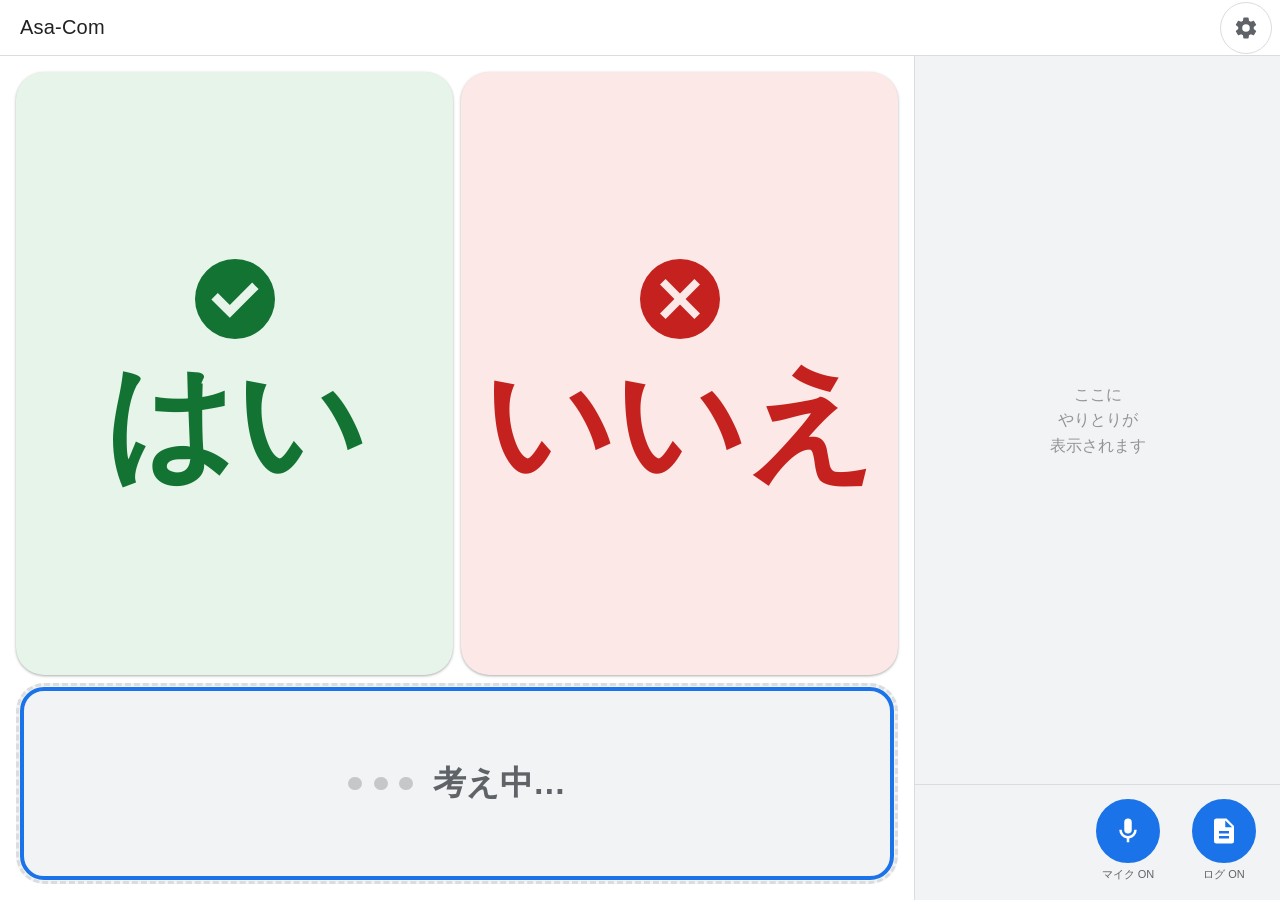
<file: asa-com/index.html>
<!DOCTYPE html>
<html lang="ja">
<head>
<meta charset="utf-8">
<meta name="viewport" content="width=device-width, initial-scale=1, viewport-fit=cover, user-scalable=no">
<meta name="apple-mobile-web-app-capable" content="yes">
<meta name="apple-mobile-web-app-status-bar-style" content="default">
<meta name="apple-mobile-web-app-title" content="Asa-Com">
<meta name="theme-color" content="#ffffff">
<meta name="format-detection" content="telephone=no">
<title>あさちゃんコミュニケーションボード Asa-Com</title>
<style>
/* ============================================================
   Asa-Com  /  Material Design 3 準拠トークン
   ============================================================ */
:root{
  --split:5fr 2fr;
  --rest-rows:3fr 1fr;
  --primary:#1A73E8;
  --primary-dark:#174EA6;
  --surface:#FFFFFF;
  --surface-variant:#F1F3F4;
  --outline:#DADCE0;
  --on-surface:#202124;
  --on-surface-variant:#5F6368;
  --shadow-1:0 1px 3px rgba(60,64,67,.3),0 1px 2px rgba(60,64,67,.15);
  --shadow-2:0 2px 6px rgba(60,64,67,.3);
  --radius:28px;
  --ease:cubic-bezier(.2,0,0,1);
  --font-scale:1;
  --gap:8px;
  --edge:16px;
}
body.hc{
  --surface:#000000;
  --surface-variant:#0A0A0A;
  --outline:#FFFFFF;
  --on-surface:#FFFFFF;
  --on-surface-variant:#E0E0E0;
  --shadow-1:none;
  --shadow-2:none;
}

*{box-sizing:border-box;-webkit-tap-highlight-color:transparent}
html,body{height:100%;margin:0;padding:0}
body{
  font-family:-apple-system,BlinkMacSystemFont,"Hiragino Sans","Hiragino Kaku Gothic ProN","Noto Sans JP","Yu Gothic",Meiryo,sans-serif;
  background:var(--surface);
  color:var(--on-surface);
  overflow:hidden;
  -webkit-user-select:none;user-select:none;
  touch-action:manipulation;
  overscroll-behavior:none;
}
button{font-family:inherit;color:inherit}

/* ---------- レイアウト ---------- */
#app{
  height:100dvh;height:100vh;
  display:flex;flex-direction:column;
  padding:env(safe-area-inset-top) env(safe-area-inset-right) 0 env(safe-area-inset-left);
}
.topbar{
  flex:0 0 56px;height:56px;
  display:flex;align-items:center;justify-content:space-between;
  padding:0 8px 0 20px;
  border-bottom:1px solid var(--outline);
}
.brand{font-size:20px;font-weight:500;letter-spacing:.2px}
.menu-btn{
  position:relative;width:52px;height:52px;border:1px solid var(--outline);
  background:var(--surface);border-radius:50%;color:var(--on-surface-variant);
  display:flex;align-items:center;justify-content:center;overflow:hidden;
}
.menu-btn .ico{width:26px;height:26px;fill:currentColor}
.menu-btn:focus-visible{outline:4px solid var(--primary);outline-offset:3px}
.menu-btn .hold{
  position:absolute;inset:0;background:var(--primary);opacity:.18;
  transform:scaleY(0);transform-origin:bottom;
}
.stage{
  flex:1 1 auto;min-height:0;
  display:grid;grid-template-columns:var(--split);
}
@media (orientation:portrait){
  .stage{grid-template-columns:1fr;grid-template-rows:var(--split-v)}
  .logpane{border-left:none !important;border-top:1px solid var(--outline)}
}

/* ---------- 選択エリア ---------- */
.board{
  position:relative;min-width:0;min-height:0;padding:var(--edge);
  display:grid;grid-template-rows:var(--rest-rows);gap:var(--gap);
}
.choices{
  display:grid;gap:var(--gap);min-height:0;
}

/* ---------- 考え中（待機）ゾーン ---------- */
.rest{
  min-height:0;border:3px dashed var(--outline);border-radius:var(--radius);
  background:var(--surface-variant);color:var(--on-surface-variant);
  display:flex;align-items:center;justify-content:center;gap:.6em;
  font-size:calc(clamp(20px,2.6vw,38px)*var(--font-scale));font-weight:600;
  transition:background-color .2s var(--ease),border-color .2s var(--ease),color .2s var(--ease);
}
body.no-rest .rest{display:none}
.rest:focus-visible{outline:4px solid var(--primary);outline-offset:-8px}
/* 選択直後：ここに戻すまで滞留での確定を受け付けない状態 */
.rest.callback{
  border-style:solid;border-color:var(--primary);
  background:#E8F0FE;color:var(--primary-dark);
}
body.hc .rest{background:#000;border-color:#fff;color:#fff}
body.hc .rest.callback{border-color:#8AB4F8;color:#8AB4F8}
.rest-dots{display:inline-flex;gap:.34em;align-items:center}
.rest-dots i{
  width:.42em;height:.42em;border-radius:50%;background:currentColor;opacity:.3;
  animation:restdot 1.5s ease-in-out infinite;
}
.rest-dots i:nth-child(2){animation-delay:.22s}
.rest-dots i:nth-child(3){animation-delay:.44s}
@keyframes restdot{
  0%,62%,100%{opacity:.28;transform:translateY(0)}
  31%{opacity:.95;transform:translateY(-22%)}
}
@media (prefers-reduced-motion:reduce){
  .rest-dots i{animation:none;opacity:.55}
  .rest{transition:none}
}
.choices[data-level="1"]{grid-template-columns:1fr 1fr;--base:calc(clamp(56px,10vw,140px)*var(--font-scale));--icon:calc(clamp(48px,8vw,96px)*var(--font-scale))}
.choices[data-level="2"]{grid-template-columns:repeat(3,1fr);--base:calc(clamp(40px,8vw,104px)*var(--font-scale));--icon:calc(clamp(40px,6.4vw,80px)*var(--font-scale))}
.choices[data-level="3"]{grid-template-columns:repeat(3,1fr);grid-template-rows:1fr 1fr;--base:calc(clamp(30px,5.4vw,76px)*var(--font-scale));--icon:calc(clamp(30px,4.8vw,68px)*var(--font-scale))}

.choice{
  position:relative;overflow:hidden;
  border:none;border-radius:var(--radius);
  background:var(--tint);color:var(--dark);
  box-shadow:var(--shadow-1);
  display:flex;flex-direction:column;align-items:center;justify-content:center;
  gap:.12em;padding:12px;
  transition:transform .15s var(--ease),background-color .15s var(--ease),color .15s var(--ease);
  cursor:pointer;
}
body.hc .choice{background:#000;color:var(--c);border:4px solid var(--c)}
.choice .lbl{
  display:block;font-size:var(--base);font-weight:700;line-height:1.15;
  text-align:center;white-space:nowrap;
}
.choice .ico{width:var(--icon);height:var(--icon);flex:0 0 auto;fill:currentColor}
body.no-icons .choice .ico{display:none}
body.no-log .logpane{display:none}
.choice:focus-visible{outline:4px solid var(--primary);outline-offset:-6px}
.choice.dwelling{background:var(--tint2)}
.choice.fired{background:var(--c);color:#fff;transform:scale(1.03);box-shadow:var(--shadow-2)}
body.hc .choice.fired{background:var(--c);color:#000}
.choices.locked .choice{pointer-events:none}

/* ドウェル進行バー */
.dwell{
  position:absolute;left:0;bottom:0;height:12px;width:100%;
  background:var(--c);opacity:.9;
  transform:scaleX(0);transform-origin:left center;
}
/* とりけす */
.undo{
  position:absolute;top:12px;right:12px;
  display:none;align-items:center;gap:6px;
  height:52px;padding:0 20px;border-radius:26px;
  border:2px solid var(--outline);background:var(--surface);color:var(--on-surface-variant);
  font-size:calc(19px*var(--font-scale));font-weight:600;
  box-shadow:var(--shadow-1);
}
.undo.show{display:flex}

/* 音声受付バナー */
.voice-banner{
  position:absolute;left:var(--edge);right:var(--edge);top:var(--edge);
  z-index:5;border-radius:20px;padding:14px 20px 10px;
  background:var(--primary);color:#fff;box-shadow:var(--shadow-2);
}
.voice-banner[hidden]{display:none}
.voice-banner .vb-row{display:flex;align-items:center;gap:12px;font-size:calc(22px*var(--font-scale));font-weight:600}
.voice-banner .ico{width:28px;height:28px;fill:#fff;flex:0 0 auto}
.voice-banner .vb-txt{flex:1;min-width:0;overflow:hidden;text-overflow:ellipsis;white-space:nowrap;font-weight:400;opacity:.9}
.vb-bar{margin-top:10px;height:6px;border-radius:3px;background:rgba(255,255,255,.35);overflow:hidden}
.vb-bar > i{display:block;height:100%;width:100%;background:#fff;transform-origin:left center}

/* ---------- ログエリア ---------- */
.logpane{
  background:var(--surface-variant);border-left:1px solid var(--outline);
  display:flex;flex-direction:column;min-width:0;min-height:0;
}
.loglist{
  flex:1 1 auto;min-height:0;overflow-y:auto;-webkit-overflow-scrolling:touch;
  padding:16px 14px;
}
.logempty{
  height:100%;display:flex;align-items:center;justify-content:center;text-align:center;
  color:var(--on-surface-variant);opacity:.65;font-size:calc(16px*var(--font-scale));line-height:1.6;
}
.logdate{
  margin:6px 0 12px;text-align:center;font-size:calc(12px*var(--font-scale));
  color:var(--on-surface-variant);
}
.logdate span{background:var(--surface);padding:3px 12px;border-radius:12px;border:1px solid var(--outline)}
.logitem{margin-bottom:16px;padding-left:12px;border-left:4px solid var(--c)}
.logitem .t{font-size:calc(12px*var(--font-scale));color:var(--on-surface-variant);letter-spacing:.4px}
.logitem .x{
  margin-left:16px;font-size:calc(20px*var(--font-scale));font-weight:500;
  color:var(--on-surface);line-height:1.4;word-break:break-word;
}
.logitem .x .mic{font-size:.72em;opacity:.55;margin-left:6px}

/* ---------- コントロールバー ---------- */
.ctrlbar{
  flex:0 0 auto;display:flex;gap:20px;justify-content:flex-end;align-items:flex-start;
  padding:14px 18px calc(18px + env(safe-area-inset-bottom));
  border-top:1px solid var(--outline);
}
.tg{display:flex;flex-direction:column;align-items:center;gap:4px;width:76px}
.tg button{
  position:relative;width:64px;height:64px;border-radius:50%;
  border:2px solid var(--outline);background:var(--surface);color:var(--on-surface-variant);
  display:flex;align-items:center;justify-content:center;overflow:hidden;
}
.tg button .ico{width:30px;height:30px;fill:currentColor}
.tg button .slash{position:absolute;width:44px;height:3px;background:currentColor;transform:rotate(-45deg);border-radius:2px}
.tg.on button{background:var(--primary);border-color:var(--primary);color:#fff}
.tg.on button .slash{display:none}
.tg button:focus-visible{outline:4px solid var(--primary);outline-offset:3px}
.tg .cap{font-size:calc(11px*var(--font-scale));color:var(--on-surface-variant);white-space:nowrap}
.tg button .hold{position:absolute;inset:0;background:#fff;opacity:.35;transform:scaleY(0);transform-origin:bottom}
.tg button[disabled]{opacity:.35}

/* ---------- 設定シート ---------- */
.scrim{
  position:fixed;inset:0;background:rgba(32,33,36,.5);z-index:20;
  display:flex;align-items:flex-end;justify-content:center;
}
.scrim[hidden]{display:none}
.sheet{
  width:min(720px,100%);max-height:86dvh;max-height:86vh;overflow-y:auto;
  background:var(--surface);border-radius:28px 28px 0 0;
  padding:8px 24px calc(24px + env(safe-area-inset-bottom));
  box-shadow:0 -4px 20px rgba(0,0,0,.25);
}
.sheet .grab{width:40px;height:4px;border-radius:2px;background:var(--outline);margin:8px auto 14px}
.sheet h2{margin:0 0 18px;font-size:20px;font-weight:500}
.row{margin-bottom:20px}
.row.off{opacity:.38}
.row.off .seg{pointer-events:none}
.sec{
  margin:28px 0 14px;padding-bottom:6px;border-bottom:1px solid var(--outline);
  font-size:13px;font-weight:600;letter-spacing:.8px;color:var(--primary);
}
.sec:first-child{margin-top:4px}
.row .lab{font-size:14px;color:var(--on-surface-variant);margin-bottom:8px}
.seg{display:flex;flex-wrap:wrap;gap:8px}
.seg button{
  min-height:48px;padding:0 18px;border-radius:24px;
  border:1px solid var(--outline);background:var(--surface);color:var(--on-surface);
  font-size:16px;
}
.seg button[aria-pressed="true"]{background:var(--primary);border-color:var(--primary);color:#fff;font-weight:600}
.acts{display:flex;flex-wrap:wrap;gap:12px;margin-top:26px;padding-top:20px;border-top:1px solid var(--outline)}
.acts button{
  flex:1 1 180px;min-height:52px;border-radius:26px;border:1px solid var(--outline);
  background:var(--surface);color:var(--primary);font-size:16px;font-weight:600;
}
.acts button.danger{color:#C5221F}
.acts button.filled{background:var(--primary);border-color:var(--primary);color:#fff}
.note{margin-top:18px;font-size:12px;line-height:1.7;color:var(--on-surface-variant)}
.toast{
  position:fixed;left:50%;bottom:28px;transform:translateX(-50%);
  background:#3C4043;color:#fff;padding:14px 22px;border-radius:8px;font-size:15px;
  z-index:40;box-shadow:var(--shadow-2);
}
.toast[hidden]{display:none}
</style>
</head>
<body>

<div id="app">
  <header class="topbar">
    <div class="brand">Asa-Com</div>
    <button class="menu-btn" id="menuBtn" aria-label="設定"><span class="hold" id="menuHold"></span><svg class="ico" viewBox="0 0 24 24" aria-hidden="true"><path d="M19.14 12.94a7.6 7.6 0 0 0 0-1.88l2.03-1.58a.5.5 0 0 0 .12-.62l-1.92-3.32a.5.5 0 0 0-.6-.22l-2.39.96a7.3 7.3 0 0 0-1.62-.94l-.36-2.54a.5.5 0 0 0-.5-.42h-3.84a.5.5 0 0 0-.5.42l-.36 2.54c-.58.24-1.12.56-1.62.94l-2.39-.96a.5.5 0 0 0-.6.22L2.67 8.86a.5.5 0 0 0 .12.62l2.03 1.58a7.6 7.6 0 0 0 0 1.88l-2.03 1.58a.5.5 0 0 0-.12.62l1.92 3.32c.13.22.39.3.6.22l2.39-.96c.5.38 1.04.7 1.62.94l.36 2.54c.04.24.25.42.5.42h3.84c.25 0 .46-.18.5-.42l.36-2.54c.58-.24 1.12-.56 1.62-.94l2.39.96c.22.08.47 0 .6-.22l1.92-3.32a.5.5 0 0 0-.12-.62l-2.03-1.58zM12 15.5A3.5 3.5 0 1 1 12 8.5a3.5 3.5 0 0 1 0 7z"/></svg></button>
  </header>

  <div class="stage">
    <div class="board">
      <div class="voice-banner" id="voiceBanner" hidden>
        <div class="vb-row">
          <svg class="ico" viewBox="0 0 24 24"><path d="M12 14a3 3 0 0 0 3-3V5a3 3 0 0 0-6 0v6a3 3 0 0 0 3 3zm5-3a5 5 0 0 1-10 0H5a7 7 0 0 0 6 6.92V21h2v-3.08A7 7 0 0 0 19 11h-2z"/></svg>
          <span id="vbTitle">聞いています…</span>
          <span class="vb-txt" id="vbText"></span>
        </div>
        <div class="vb-bar"><i id="vbBar"></i></div>
      </div>
      <div class="choices" id="choices" data-level="1"></div>
      <button class="rest" id="restZone" type="button" aria-label="考え中（ここで待ちます）">
        <span class="rest-dots" aria-hidden="true"><i></i><i></i><i></i></span>
        <span>考え中…</span>
      </button>
    </div>

    <aside class="logpane">
      <div class="loglist" id="logList" role="log" aria-live="polite" aria-label="やりとりのログ"></div>
      <div class="ctrlbar">
        <div class="tg" id="micTg">
          <button id="micBtn" aria-label="音声入力">
            <span class="hold" id="micHold"></span>
            <svg class="ico" viewBox="0 0 24 24"><path d="M12 14a3 3 0 0 0 3-3V5a3 3 0 0 0-6 0v6a3 3 0 0 0 3 3zm5-3a5 5 0 0 1-10 0H5a7 7 0 0 0 6 6.92V21h2v-3.08A7 7 0 0 0 19 11h-2z"/></svg>
            <span class="slash"></span>
          </button>
          <span class="cap" id="micCap">マイク ON</span>
        </div>
        <div class="tg" id="logTg">
          <button id="logBtn" aria-label="ログ記録">
            <svg class="ico" viewBox="0 0 24 24"><path d="M14 2H6a2 2 0 0 0-2 2v16a2 2 0 0 0 2 2h12a2 2 0 0 0 2-2V8l-6-6zm2 16H8v-2h8v2zm0-4H8v-2h8v2zm-3-5V3.5L18.5 9H13z"/></svg>
            <span class="slash"></span>
          </button>
          <span class="cap" id="logCap">ログ ON</span>
        </div>
      </div>
    </aside>
  </div>
</div>

<div class="scrim" id="scrim" hidden>
  <div class="sheet" id="sheet" role="dialog" aria-modal="true" aria-label="設定">
    <div class="grab"></div>
    <h2>設定</h2>
    <div id="sheetRows"></div>
    <div class="acts">
      <button id="resetBtn">設定を初期値にもどす</button>
      <button id="exportBtn">ログを書き出す（CSV）</button>
      <button id="clearBtn" class="danger">ログを消去</button>
      <button id="closeBtn" class="filled">とじる</button>
    </div>
    <p class="note" id="srNote"></p>
  </div>
</div>

<div class="toast" id="toast" hidden></div>

<script>
(function(){
'use strict';

/* ============================================================
   1. データ定義
   ============================================================ */
var ICONS = {
  check:'M12 2a10 10 0 1 0 0 20 10 10 0 0 0 0-20zm-1.3 14.7L6.1 12.1 7.7 10.5l3 3 5.6-5.6 1.6 1.6-7.2 7.2z',
  cancel:'M12 2a10 10 0 1 0 0 20 10 10 0 0 0 0-20zm5 13.6L15.6 17 12 13.4 8.4 17 7 15.6 10.6 12 7 8.4 8.4 7 12 10.6 15.6 7 17 8.4 13.4 12 17 15.6z',
  remove:'M12 2a10 10 0 1 0 0 20 10 10 0 0 0 0-20zM7 11h10v2H7v-2z',
  music:'M12 3v10.55A4 4 0 1 0 14 17V7h4V3h-6z',
  healing:'M17.73 12.02l3.98-3.98a1 1 0 0 0 0-1.41l-4.34-4.34a1 1 0 0 0-1.41 0l-3.98 3.98L8 2.29a1.01 1.01 0 0 0-1.41 0L2.25 6.63a1 1 0 0 0 0 1.41l3.98 3.98L2.25 16a1 1 0 0 0 0 1.41l4.34 4.34a1 1 0 0 0 1.41 0l3.98-3.98 3.98 3.98a1 1 0 0 0 1.41 0l4.34-4.34a1 1 0 0 0 0-1.41l-3.98-3.98zM12 9a1 1 0 1 1 0 2 1 1 0 0 1 0-2zm-2 5a1 1 0 1 1 0-2 1 1 0 0 1 0 2zm2 2a1 1 0 1 1 0-2 1 1 0 0 1 0 2zm2-2a1 1 0 1 1 0-2 1 1 0 0 1 0 2z',
  thermostat:'M15 13V5a3 3 0 0 0-6 0v8a5 5 0 1 0 6 0zm-3-9a1 1 0 0 1 1 1v3h-2V5a1 1 0 0 1 1-1z'
};

var CHOICES = {
  yes:     {label:'はい',           icon:'check',      c:'#34A853', tint:'#E6F4EA', tint2:'#CEEAD6', dark:'#137333'},
  no:      {label:'いいえ',         icon:'cancel',     c:'#EA4335', tint:'#FCE8E6', tint2:'#F6CFCC', dark:'#C5221F'},
  neutral: {label:'どちらでもない', icon:'remove',     c:'#9AA0A6', tint:'#F1F3F4', tint2:'#E1E4E6', dark:'#3C4043', lines:['どちらでも','ない']},
  music:   {label:'音楽かけて',     icon:'music',      c:'#FBBC04', tint:'#FEF7E0', tint2:'#FDECC0', dark:'#8A6100'},
  pain:    {label:'体痛い・痒い',   icon:'healing',    c:'#F29900', tint:'#FEF0DC', tint2:'#FBE0BC', dark:'#A34B00', lines:['体痛い','痒い']},
  temp:    {label:'暑い・寒い',     icon:'thermostat', c:'#4285F4', tint:'#E8F0FE', tint2:'#D2E3FC', dark:'#174EA6'}
};
var LEVELS = {1:['yes','no'], 2:['yes','no','neutral'], 3:['yes','no','neutral','music','pain','temp']};
var FONT_SCALE = {normal:1, large:1.25, xlarge:1.5};

var SKEY='asacom.settings', LKEY='asacom.log';
var DEFAULTS = {
  level:1,
  dwellEnabled:true, dwellMs:1500, tapToConfirm:true,
  undoMs:5000, cooldownMs:1000,
  sound:true, volume:0.18, speak:true, speakRate:1,
  fontScale:'normal', gap:8, showIcons:true, logRatio:'5:2', highContrast:false,
  restSize:4, restGate:true,
  wakeWord:true, voiceWindowMs:15000, silenceMs:2000,
  keepAwake:true, protectSettings:false,
  micEnabled:true, logEnabled:true
};

/* 考え中ゾーンの高さ：選択エリアを 1/N とする（0＝表示しない） */
var REST_ROWS = {0:'1fr', 5:'4fr 1fr', 4:'3fr 1fr', 3:'2fr 1fr'};

var SPLITS = {
  '5:2':['5fr 2fr','5fr 2fr'], '3:1':['3fr 1fr','3fr 1fr'],
  '3:2':['3fr 2fr','3fr 2fr'], 'hide':['1fr','1fr']
};

var LOG_RENDER_MAX  = 200;     // 画面に出す最大件数
var LOG_STORE_MAX   = 3000;    // 保存する最大件数

/* ============================================================
   2. 状態
   ============================================================ */
var S = loadSettings();
var LOG = loadLog();
var locked = false;
var audioCtx = null;
var kicked = false;

var $ = function(id){ return document.getElementById(id); };
var choicesEl=$('choices'), logListEl=$('logList'), toastEl=$('toast');
var restEl=$('restZone');

/* ------------------------------------------------------------
   考え中（待機）ゾーン
   選んでいないときの居場所。選択直後はここに戻るまで
   滞留での確定を受け付けず、同じボタンの二度押しを防ぐ。
   ------------------------------------------------------------ */
var armed = true;
function restGateOn(){ return S.restSize>0 && S.restGate; }
function armRest(){
  armed = true;
  if(restEl) restEl.classList.remove('callback');
}
function parkFocus(disarm){
  if(!restEl || !S.restSize){ armRest(); return; }
  try{ restEl.focus({preventScroll:true}); }catch(e){ try{ restEl.focus(); }catch(e2){} }
  if(disarm && restGateOn()){
    armed = false;
    restEl.classList.add('callback');
  }else{
    armRest();
  }
}

function loadSettings(){
  var o = {};
  for(var k in DEFAULTS) o[k]=DEFAULTS[k];
  try{
    var raw = localStorage.getItem(SKEY);
    if(raw){ var p=JSON.parse(raw); for(var j in DEFAULTS){ if(p[j]!==undefined) o[j]=p[j]; } }
  }catch(e){}
  if(!LEVELS[o.level]) o.level = 1;
  return o;
}
function saveSettings(){ try{ localStorage.setItem(SKEY, JSON.stringify(S)); }catch(e){} }

function loadLog(){
  try{ var a=JSON.parse(localStorage.getItem(LKEY)||'[]'); return Array.isArray(a)?a:[]; }
  catch(e){ return []; }
}
function saveLog(){
  if(!S.logEnabled) return;
  try{
    if(LOG.length>LOG_STORE_MAX) LOG = LOG.slice(LOG.length-LOG_STORE_MAX);
    localStorage.setItem(LKEY, JSON.stringify(LOG));
  }catch(e){}
}

/* ============================================================
   3. 選択エリア
   ============================================================ */
function renderChoices(){
  var ids = LEVELS[S.level];
  choicesEl.setAttribute('data-level', String(S.level));
  choicesEl.innerHTML='';
  ids.forEach(function(id){
    var c = CHOICES[id];
    var b = document.createElement('button');
    b.className='choice';
    b.type='button';
    b.dataset.id=id;
    b.setAttribute('aria-label', c.label);
    b.style.setProperty('--c', c.c);
    b.style.setProperty('--tint', c.tint);
    b.style.setProperty('--tint2', c.tint2);
    b.style.setProperty('--dark', c.dark);
    b.innerHTML =
      '<svg class="ico" viewBox="0 0 24 24" aria-hidden="true"><path d="'+ICONS[c.icon]+'"/></svg>'+
      '<span class="lbl">'+(c.lines||[c.label]).join('<br>')+'</span>'+
      '<span class="dwell"></span>'+
      '<span class="undo"><svg class="ico" viewBox="0 0 24 24" style="width:22px;height:22px" aria-hidden="true"><path d="M12.5 8c-2.65 0-5.05.99-6.9 2.6L2 7v9h9l-3.62-3.62A7.98 7.98 0 0 1 12.5 11c3.53 0 6.54 2.31 7.6 5.5l2.37-.78A10.5 10.5 0 0 0 12.5 8z"/></svg>とりけす</span>';
    bindChoice(b);
    choicesEl.appendChild(b);
  });
  fitLabels();
}

/* ラベルをボタンに収まる最大サイズへ自動調整（レベル・画面サイズ・文字サイズ設定に追随） */
function fitLabels(){
  Array.prototype.forEach.call(choicesEl.children, function(btn){
    var lbl = btn.querySelector('.lbl');
    var ico = btn.querySelector('.ico');
    if(!lbl || !btn.clientWidth) return;
    lbl.style.fontSize = '';
    var size = parseFloat(getComputedStyle(lbl).fontSize);
    var availW = btn.clientWidth  - 28;
    var availH = btn.clientHeight - 28 - ico.getBoundingClientRect().height - 8;
    var guard = 0;
    while(guard++ < 80 && size > 13 &&
          (lbl.scrollWidth > availW || lbl.scrollHeight > availH)){
      size *= 0.95;
      lbl.style.fontSize = size.toFixed(1)+'px';
    }
  });
}

function bindChoice(btn){
  var dwellEl = btn.querySelector('.dwell');
  var undoEl  = btn.querySelector('.undo');
  var timer = null;

  function startDwell(){
    if(locked || timer) return;
    if(restGateOn() && !armed) return;   // 考え中に戻るまで滞留を始めない
    btn.classList.add('dwelling');
    dwellEl.style.transition='none';
    dwellEl.style.transform='scaleX(0)';
    // 強制リフローの後にトランジション開始
    void dwellEl.offsetWidth;
    dwellEl.style.transition='transform '+S.dwellMs+'ms linear';
    dwellEl.style.transform='scaleX(1)';
    timer = setTimeout(function(){ timer=null; resetDwell(); commit(btn); }, S.dwellMs);
  }
  function resetDwell(){
    if(timer){ clearTimeout(timer); timer=null; }
    btn.classList.remove('dwelling');
    dwellEl.style.transition='none';
    dwellEl.style.transform='scaleX(0)';
  }

  btn.addEventListener('pointerenter', function(ev){
    if(!S.dwellEnabled) return;
    // タップ即確定がONのタッチ操作ではドウェルを走らせない（二重確定の防止）
    if(ev.pointerType==='touch' && S.tapToConfirm) return;
    startDwell();
  });
  btn.addEventListener('pointerleave', resetDwell);
  btn.addEventListener('pointercancel', resetDwell);
  btn.addEventListener('pointerdown', function(ev){
    if(S.dwellEnabled && ev.pointerType==='touch' && !S.tapToConfirm) startDwell();
  });
  btn.addEventListener('pointerup', function(ev){
    if(ev.pointerType==='touch' && !S.tapToConfirm) resetDwell();
  });

  // タップ／スイッチコントロールのEnter・Space
  btn.addEventListener('click', function(ev){
    if(undoEl.contains(ev.target)) return;
    if(!S.tapToConfirm) return;
    resetDwell();
    commit(btn);
  });

  undoEl.addEventListener('click', function(ev){
    ev.stopPropagation();
    undo(btn);
  });
}

var undoTimer=null, undoEntry=null, undoBtn=null;

function commit(btn){
  if(locked) return;
  var id = btn.dataset.id, c = CHOICES[id];

  btn.classList.add('fired');
  setTimeout(function(){ btn.classList.remove('fired'); }, 400);
  beep(880);
  speak(c.label);

  var entry = addLog({type:'choice', choiceId:id, text:c.label});
  showUndo(btn, entry);
  lock(S.cooldownMs);
  parkFocus(true);            // 毎回「考え中」へフォーカスを戻す
}

function lock(ms){
  if(!ms) return;
  locked = true;
  choicesEl.classList.add('locked');
  setTimeout(function(){ locked=false; choicesEl.classList.remove('locked'); }, ms);
}

function showUndo(btn, entry){
  hideUndo();
  if(!S.undoMs) return;
  undoBtn = btn; undoEntry = entry;
  btn.querySelector('.undo').classList.add('show');
  undoTimer = setTimeout(hideUndo, S.undoMs);
}
function hideUndo(){
  if(undoTimer){ clearTimeout(undoTimer); undoTimer=null; }
  if(undoBtn){ undoBtn.querySelector('.undo').classList.remove('show'); }
  undoBtn=null; undoEntry=null;
}
function undo(btn){
  if(undoEntry){
    for(var i=LOG.length-1;i>=0;i--){
      if(LOG[i].id===undoEntry.id){ LOG.splice(i,1); break; }
    }
    saveLog();
    renderLog();
    toast('とりけしました');
  }
  hideUndo();
}

/* ============================================================
   4. ログ
   ============================================================ */
function nowParts(){
  var d = new Date();
  var p = function(n){ return (n<10?'0':'')+n; };
  var tz = -d.getTimezoneOffset();
  var sign = tz>=0?'+':'-'; tz=Math.abs(tz);
  return {
    datetime: d.getFullYear()+'-'+p(d.getMonth()+1)+'-'+p(d.getDate())+'T'+
              p(d.getHours())+':'+p(d.getMinutes())+':'+p(d.getSeconds())+
              sign+p(Math.floor(tz/60))+':'+p(tz%60),
    date: d.getFullYear()+'-'+p(d.getMonth()+1)+'-'+p(d.getDate()),
    time: p(d.getHours())+':'+p(d.getMinutes())
  };
}

function addLog(o){
  if(!S.logEnabled) return null;      // ログOFF：表示も保存もしない
  var t = nowParts();
  var e = {
    id: Math.random().toString(36).slice(2,10),
    datetime: t.datetime, date: t.date, time: t.time,
    type: o.type, choiceId: o.choiceId||'', text: o.text, level: S.level
  };
  LOG.push(e);
  saveLog();
  appendLogItem(e, true);
  return e;
}

function logItemEl(e){
  var wrap = document.createElement('div');
  wrap.className='logitem';
  var color = (e.type==='choice' && CHOICES[e.choiceId]) ? CHOICES[e.choiceId].c : '#9AA0A6';
  wrap.style.setProperty('--c', color);
  var t = document.createElement('div'); t.className='t'; t.textContent=e.time;
  var x = document.createElement('div'); x.className='x'; x.textContent=e.text;
  if(e.type==='voice'){
    var m = document.createElement('span'); m.className='mic'; m.textContent='🎤';
    x.appendChild(m);
  }
  wrap.appendChild(t); wrap.appendChild(x);
  return wrap;
}
function dateEl(dateStr){
  var d = document.createElement('div');
  d.className='logdate';
  var parts = dateStr.split('-');
  d.innerHTML = '<span>'+Number(parts[1])+'月'+Number(parts[2])+'日</span>';
  return d;
}

var lastRenderedDate = null;

function appendLogItem(e, scroll){
  if(!S.logEnabled) return;
  var ph = logListEl.querySelector('.logempty');
  if(ph) { logListEl.innerHTML=''; lastRenderedDate=null; }
  if(e.date !== lastRenderedDate){
    logListEl.appendChild(dateEl(e.date));
    lastRenderedDate = e.date;
  }
  logListEl.appendChild(logItemEl(e));
  if(scroll!==false) logListEl.scrollTop = logListEl.scrollHeight;
}

function renderLog(){
  logListEl.innerHTML='';
  lastRenderedDate=null;
  if(!S.logEnabled){
    logListEl.innerHTML='<div class="logempty">ログはOFFです<br>記録は残りません</div>';
    return;
  }
  if(!LOG.length){
    logListEl.innerHTML='<div class="logempty">ここに<br>やりとりが<br>表示されます</div>';
    return;
  }
  var start = Math.max(0, LOG.length-LOG_RENDER_MAX);
  for(var i=start;i<LOG.length;i++) appendLogItem(LOG[i], false);
  logListEl.scrollTop = logListEl.scrollHeight;
}

function exportCsv(){
  if(!LOG.length){ toast('書き出すログがありません'); return; }
  var rows = ['datetime,time,type,label,level'];
  LOG.forEach(function(e){
    rows.push([e.datetime, e.time, e.type, '"'+String(e.text).replace(/"/g,'""')+'"', e.level].join(','));
  });
  var t = nowParts().date.replace(/-/g,'');
  var blob = new Blob(['﻿'+rows.join('\r\n')+'\r\n'], {type:'text/csv;charset=utf-8'});
  var url = URL.createObjectURL(blob);
  var a = document.createElement('a');
  a.href=url; a.download='asacom_log_'+t+'.csv';
  document.body.appendChild(a); a.click(); document.body.removeChild(a);
  setTimeout(function(){ URL.revokeObjectURL(url); }, 4000);
  toast('ログを書き出しました');
}

function clearLog(){
  if(!window.confirm('ログをすべて消去します。よろしいですか？')) return;
  LOG = [];
  try{ localStorage.removeItem(LKEY); }catch(e){}
  renderLog();
  toast('ログを消去しました');
}

/* ============================================================
   5. 効果音・読み上げ
   ============================================================ */
function beep(freq){
  if(!S.sound) return;
  try{
    if(!audioCtx){
      var AC = window.AudioContext||window.webkitAudioContext;
      if(!AC) return;
      audioCtx = new AC();
    }
    if(audioCtx.state==='suspended') audioCtx.resume();
    var o=audioCtx.createOscillator(), g=audioCtx.createGain();
    o.type='sine'; o.frequency.value=freq||880;
    g.gain.setValueAtTime(0.0001, audioCtx.currentTime);
    g.gain.exponentialRampToValueAtTime(Math.max(0.001, S.volume), audioCtx.currentTime+0.01);
    g.gain.exponentialRampToValueAtTime(0.0001, audioCtx.currentTime+0.18);
    o.connect(g); g.connect(audioCtx.destination);
    o.start(); o.stop(audioCtx.currentTime+0.2);
  }catch(e){}
}

function speak(text){
  if(!S.speak || !('speechSynthesis' in window)) return;
  try{
    window.speechSynthesis.cancel();
    var u = new SpeechSynthesisUtterance(text);
    u.lang='ja-JP'; u.rate=S.speakRate; u.pitch=1;
    window.speechSynthesis.speak(u);
  }catch(e){}
}

/* ============================================================
   6. 音声入力（「ヘイ！あさちゃん」）
   ============================================================ */
var SR = window.SpeechRecognition || window.webkitSpeechRecognition;
var rec=null, recWanted=false, restartTimer=null;
var listening=false, winTimer=null, silenceTimer=null, tickTimer=null, winText='', winEndAt=0;

var bannerEl=$('voiceBanner'), vbBar=$('vbBar'), vbTitle=$('vbTitle'), vbText=$('vbText');

function kanaNorm(s){
  return String(s)
    .replace(/[Ａ-Ｚａ-ｚ０-９！]/g, function(ch){ return String.fromCharCode(ch.charCodeAt(0)-0xFEE0); })
    .replace(/[ァ-ヶ]/g, function(ch){ return String.fromCharCode(ch.charCodeAt(0)-0x60); })
    .replace(/[\s　！!、。,.・ー]/g,'')
    .toLowerCase();
}
// 「ヘイ！あさちゃん」＋表記ゆれ
var WAKE_RE = /(へい|へー|hey|hei|hay)(.{0,2}?)(あさ|朝)ちゃん/;
function hasWake(s){ return WAKE_RE.test(kanaNorm(s)); }
// 元テキストからウェイクワード部分を取り除く
var WAKE_STRIP_RE = /^[\s\S]*?(?:ヘイ|へい|ヘー|へー|hey|Hey|HEY|hei|Hei)[\s　!！、。,.]*(?:あさ|アサ|朝)ちゃん[\s　!！、。,.]*/i;
function stripWake(s){
  if(hasWake(s)) return s.replace(WAKE_STRIP_RE,'');
  return s;
}

function startSR(){
  if(!SR || !S.micEnabled) return;
  recWanted = true;
  if(rec) return;
  try{
    rec = new SR();
    rec.lang='ja-JP';
    rec.continuous=true;
    rec.interimResults=true;
    rec.maxAlternatives=1;
    rec.onresult = onResult;
    rec.onerror = function(ev){
      if(ev && (ev.error==='not-allowed'||ev.error==='service-not-allowed')){
        recWanted=false;
        S.micEnabled=false; saveSettings(); updateToggles();
        toast('マイクの使用が許可されていません');
      }
    };
    rec.onend = function(){
      rec=null;
      if(recWanted && S.micEnabled){
        clearTimeout(restartTimer);
        restartTimer = setTimeout(startSR, 500);
      }
    };
    rec.start();
  }catch(e){ rec=null; }
}

function stopSR(keepWindow){
  recWanted=false;
  clearTimeout(restartTimer);
  if(!keepWindow) closeWindow(false);
  if(rec){ try{ rec.abort(); }catch(e){} rec=null; }
}
/* 認識エンジンは「マイクON かつ（呼びかけ待受 または 受付中）」のときだけ動かす */
function syncSR(){
  if(S.micEnabled && (S.wakeWord || listening)) startSR();
  else stopSR(listening);
}

function onResult(ev){
  var fin='', itm='';
  for(var i=ev.resultIndex;i<ev.results.length;i++){
    var r=ev.results[i];
    if(r.isFinal) fin += r[0].transcript; else itm += r[0].transcript;
  }
  if(!listening){
    if(S.wakeWord && hasWake(fin+itm)){
      openWindow();
      var rest = stripWake(fin);
      if(rest && rest.trim()) pushWinText(rest);
    }
    return;
  }
  // 受付中
  if(itm) vbText.textContent = itm.slice(-40);
  if(fin){
    pushWinText(stripWake(fin));
    resetSilence();
  }
}

function pushWinText(t){
  t = String(t||'').trim();
  if(!t) return;
  winText += t;
  vbText.textContent = winText.slice(-40);
}

function openWindow(){
  if(listening) return;
  listening = true;
  winText = '';
  vbText.textContent = '';
  bannerEl.hidden = false;
  winEndAt = Date.now() + S.voiceWindowMs;
  beep(660);
  tick();
  clearTimeout(winTimer);
  winTimer = setTimeout(function(){ closeWindow(true); }, S.voiceWindowMs);
  tickTimer = setInterval(tick, 200);
}

function tick(){
  var left = Math.max(0, winEndAt - Date.now());
  vbTitle.textContent = '聞いています… 残り ' + Math.ceil(left/1000) + '秒';
  vbBar.style.transform = 'scaleX(' + (left/S.voiceWindowMs) + ')';
}

function resetSilence(){
  clearTimeout(silenceTimer);
  if(!S.silenceMs) return;
  silenceTimer = setTimeout(function(){ closeWindow(true); }, S.silenceMs);
}

function closeWindow(commitText){
  clearTimeout(winTimer); clearTimeout(silenceTimer); clearInterval(tickTimer);
  winTimer=silenceTimer=tickTimer=null;
  if(!listening) return;
  listening = false;
  bannerEl.hidden = true;
  var t = winText.trim();
  winText='';
  vbText.textContent='';
  if(commitText && t) addLog({type:'voice', text:t});
  if(!S.wakeWord) stopSR(true);   // 呼びかけ待受しない設定なら認識を止める
}

/* ============================================================
   7. トグル（マイク／ログ）
   ============================================================ */
function updateToggles(){
  var micTg=$('micTg'), logTg=$('logTg');
  micTg.classList.toggle('on', !!S.micEnabled);
  logTg.classList.toggle('on', !!S.logEnabled);
  $('micCap').textContent = 'マイク ' + (S.micEnabled?'ON':'OFF');
  $('logCap').textContent = 'ログ '   + (S.logEnabled?'ON':'OFF');
  $('micBtn').setAttribute('aria-pressed', S.micEnabled?'true':'false');
  $('logBtn').setAttribute('aria-pressed', S.logEnabled?'true':'false');
  if(!SR){
    $('micBtn').disabled = true;
    $('micCap').textContent = 'マイク 非対応';
    $('micBtn').title = 'このブラウザでは音声入力は使えません';
  }
}

/* 長押し（1秒）＋短押しを見分ける汎用ヘルパー */
function bindHold(btn, holdEl, ms, onHold, onTap){
  var t=null, fired=false;
  function down(){
    fired=false;
    if(holdEl){
      holdEl.style.transition='none'; holdEl.style.transform='scaleY(0)';
      void holdEl.offsetWidth;
      holdEl.style.transition='transform '+ms+'ms linear';
      holdEl.style.transform='scaleY(1)';
    }
    t = setTimeout(function(){ fired=true; reset(); onHold(); }, ms);
  }
  function reset(){
    if(t){ clearTimeout(t); t=null; }
    if(holdEl){ holdEl.style.transition='none'; holdEl.style.transform='scaleY(0)'; }
  }
  btn.addEventListener('pointerdown', function(e){ e.preventDefault(); down(); });
  btn.addEventListener('pointerup', function(){ var f=fired; reset(); if(!f && onTap) onTap(); });
  btn.addEventListener('pointerleave', reset);
  btn.addEventListener('pointercancel', reset);
  btn.addEventListener('keydown', function(e){ if(e.key==='Enter'||e.key===' '){ e.preventDefault(); onTap?onTap():onHold(); } });
}

/* ============================================================
   8. 設定シート
   ============================================================ */
var SHEET_ROWS = [
  {sec:'選ぶ操作'},
  {k:'dwellEnabled',  t:'滞留で確定（見つめる・とどまる）', o:[[true,'ON'],[false,'OFF']]},
  {k:'dwellMs',       t:'滞留で確定するまでの時間', dep:'dwellEnabled',
     o:[[300,'0.3秒'],[500,'0.5秒'],[800,'0.8秒'],[1000,'1.0秒'],[1500,'1.5秒'],[2000,'2.0秒'],[3000,'3.0秒'],[5000,'5.0秒']]},
  {k:'tapToConfirm',  t:'タップで即確定', o:[[true,'ON'],[false,'OFF']]},
  {k:'undoMs',        t:'「とりけす」を出す時間', o:[[0,'出さない'],[3000,'3秒'],[5000,'5秒'],[10000,'10秒']]},
  {k:'cooldownMs',    t:'次を選べるまでの間隔（連打よけ）', o:[[0,'なし'],[500,'0.5秒'],[1000,'1.0秒'],[2000,'2.0秒']]},
  {k:'restGate',      t:'「考え中」にもどってから次を選ぶ', dep:'restSize', o:[[true,'ON'],[false,'OFF']]},

  {sec:'画面'},
  {k:'level',         t:'レベル', o:[[1,'1 ／ 2択'],[2,'2 ／ 3択'],[3,'3 ／ 6択']]},
  {k:'fontScale',     t:'文字サイズ', o:[['normal','標準'],['large','大'],['xlarge','特大']]},
  {k:'gap',           t:'ボタンの間隔', o:[[8,'せまい'],[16,'ふつう'],[28,'ひろい']]},
  {k:'restSize',      t:'「考え中」エリアの大きさ', o:[[0,'なし'],[5,'小 1/5'],[4,'標準 1/4'],[3,'大 1/3']]},
  {k:'showIcons',     t:'アイコンを表示', o:[[true,'ON'],[false,'OFF']]},
  {k:'logRatio',      t:'ログ欄の幅', o:[['5:2','標準'],['3:1','せまい'],['3:2','ひろい'],['hide','かくす']]},
  {k:'highContrast',  t:'ハイコントラスト', o:[[false,'OFF'],[true,'ON']]},

  {sec:'音'},
  {k:'sound',         t:'効果音', o:[[true,'ON'],[false,'OFF']]},
  {k:'volume',        t:'効果音の大きさ', dep:'sound', o:[[0.08,'小'],[0.18,'中'],[0.35,'大']]},
  {k:'speak',         t:'選んだ言葉を読み上げる', o:[[true,'ON'],[false,'OFF']]},
  {k:'speakRate',     t:'読み上げ速度', dep:'speak', o:[[0.8,'遅い'],[1,'ふつう'],[1.3,'速い']]},

  {sec:'音声入力'},
  {k:'wakeWord',      t:'「ヘイ！あさちゃん」で開始', o:[[true,'ON'],[false,'OFF']]},
  {k:'voiceWindowMs', t:'音声の受付時間', o:[[10000,'10秒'],[15000,'15秒'],[20000,'20秒'],[30000,'30秒']]},
  {k:'silenceMs',     t:'話し終わりで締め切る', o:[[0,'しない'],[1000,'1秒'],[2000,'2秒'],[3000,'3秒']]},

  {sec:'その他'},
  {k:'keepAwake',     t:'使用中は画面を消さない', o:[[true,'ON'],[false,'OFF']]},
  {k:'protectSettings', t:'設定ボタンを長押しで保護', o:[[false,'OFF'],[true,'ON']]}
];

/* 「滞留」と「タップ」が両方OFFだと何も選べなくなるため、必ず片方は残す */
function guardConfirmMethod(justChanged){
  if(S.dwellEnabled || S.tapToConfirm) return false;
  if(justChanged==='dwellEnabled') S.tapToConfirm = true;
  else S.dwellEnabled = true;
  toast('滞留とタップの両方をOFFにはできません');
  return true;
}

function buildSheet(){
  var host=$('sheetRows');
  host.innerHTML='';
  SHEET_ROWS.forEach(function(row){
    if(row.sec){
      var h=document.createElement('div'); h.className='sec'; h.textContent=row.sec;
      host.appendChild(h); return;
    }
    var d=document.createElement('div'); d.className='row';
    if(row.dep) d.dataset.dep=row.dep;
    var l=document.createElement('div'); l.className='lab'; l.textContent=row.t;
    var seg=document.createElement('div'); seg.className='seg';
    row.o.forEach(function(pair){
      var b=document.createElement('button');
      b.type='button'; b.textContent=pair[1];
      b.dataset.k=row.k; b.dataset.v=JSON.stringify(pair[0]);
      b.addEventListener('click', function(){
        S[row.k] = JSON.parse(b.dataset.v);
        guardConfirmMethod(row.k);
        saveSettings(); applySettings(); syncSheet();
      });
      seg.appendChild(b);
    });
    d.appendChild(l); d.appendChild(seg); host.appendChild(d);
  });
  syncSheet();
}
function syncSheet(){
  var host=$('sheetRows');
  var btns=host.querySelectorAll('.seg button');
  for(var i=0;i<btns.length;i++){
    var b=btns[i];
    b.setAttribute('aria-pressed', JSON.stringify(S[b.dataset.k])===b.dataset.v ? 'true':'false');
  }
  var rows=host.querySelectorAll('.row[data-dep]');
  for(var j=0;j<rows.length;j++){
    rows[j].classList.toggle('off', !S[rows[j].dataset.dep]);
  }
  $('srNote').textContent = SR
    ? '「ヘイ！あさちゃん」と呼びかけると ' + (S.voiceWindowMs/1000) + '秒間だけ音声入力がONになります。'
      + 'マイクのアイコンを長押しすると、呼びかけなしでも音声入力を始められます。'
      + (S.wakeWord ? '' : '（いまは呼びかけでの開始はOFFです。長押しでのみ始められます）')
    : 'このブラウザ／端末では音声入力（音声認識）が使えません。選択ボタンとログ機能はそのままお使いいただけます。';
}
function resetSettings(){
  if(!window.confirm('設定をすべて初期値にもどします。よろしいですか？（ログは消えません）')) return;
  var mic=S.micEnabled, log=S.logEnabled;
  S = {}; for(var k in DEFAULTS) S[k]=DEFAULTS[k];
  S.micEnabled=mic; S.logEnabled=log;
  saveSettings(); applySettings(); buildSheet();
  toast('設定を初期値にもどしました');
}
function openSheet(){ buildSheet(); $('scrim').hidden=false; }
function closeSheet(){ $('scrim').hidden=true; }

/* ============================================================
   9. 設定の反映
   ============================================================ */
function applySettings(){
  var root = document.documentElement.style;
  root.setProperty('--font-scale', FONT_SCALE[S.fontScale]||1);
  root.setProperty('--gap', (S.gap|0)+'px');
  root.setProperty('--rest-rows', REST_ROWS[S.restSize] || REST_ROWS[4]);
  document.body.classList.toggle('no-rest', !S.restSize);
  if(!restGateOn()) armRest();
  var sp = SPLITS[S.logRatio] || SPLITS['5:2'];
  root.setProperty('--split', sp[0]);
  root.setProperty('--split-v', sp[1]);
  document.body.classList.toggle('hc', !!S.highContrast);
  document.body.classList.toggle('no-icons', !S.showIcons);
  document.body.classList.toggle('no-log', S.logRatio==='hide');
  renderChoices();
  renderLog();
  updateToggles();
  syncSR();
  if(S.keepAwake) requestWakeLock(); else releaseWakeLock();
}

/* ============================================================
   10. その他ユーティリティ
   ============================================================ */
var toastTimer=null;
function toast(msg){
  toastEl.textContent=msg;
  toastEl.hidden=false;
  clearTimeout(toastTimer);
  toastTimer=setTimeout(function(){ toastEl.hidden=true; }, 2200);
}

var wakeLock=null;
function releaseWakeLock(){
  if(wakeLock){ try{ wakeLock.release(); }catch(e){} wakeLock=null; }
}
function requestWakeLock(){
  if(!('wakeLock' in navigator) || !S.keepAwake || wakeLock) return;
  navigator.wakeLock.request('screen').then(function(w){
    wakeLock=w;
    w.addEventListener('release', function(){ wakeLock=null; });
  }).catch(function(){});
}

/* ============================================================
   11. 初期化
   ============================================================ */
function init(){
  applySettings();

  restEl.addEventListener('pointerenter', armRest);
  restEl.addEventListener('click', function(){ parkFocus(false); });
  parkFocus(false);            // 起動時の既定フォーカスは「考え中」

  bindHold($('menuBtn'), $('menuHold'), 1000,
    function(){ openSheet(); },                                  // 長押し
    function(){ if(!S.protectSettings) openSheet(); });           // 短押し（保護ONなら無視）
  bindHold($('micBtn'), $('micHold'), 1000,
    function(){ // 長押し：呼びかけなしで受付開始
      if(!SR) return;
      if(!S.micEnabled){ S.micEnabled=true; saveSettings(); updateToggles(); }
      openWindow(); syncSR();
    },
    function(){ // 短押し：ON/OFF
      if(!SR) return;
      S.micEnabled = !S.micEnabled; saveSettings(); updateToggles(); syncSR();
      toast('マイクを'+(S.micEnabled?'ONにしました':'OFFにしました'));
    });

  $('logBtn').addEventListener('click', function(){
    S.logEnabled = !S.logEnabled; saveSettings();
    updateToggles(); renderLog();
    toast('ログを'+(S.logEnabled?'ONにしました':'OFFにしました'));
  });

  $('resetBtn').addEventListener('click', resetSettings);
  $('exportBtn').addEventListener('click', exportCsv);
  $('clearBtn').addEventListener('click', clearLog);
  $('closeBtn').addEventListener('click', closeSheet);
  $('scrim').addEventListener('click', function(e){ if(e.target===$('scrim')) closeSheet(); });

  document.addEventListener('keydown', function(e){ if(e.key==='Escape') closeSheet(); });

  // iOSでは最初のユーザー操作がないと音声・画面ロック解除が使えない
  document.addEventListener('pointerdown', function(){
    if(kicked) return;
    kicked = true;
    beep(0.0001);                 // AudioContextの起こし
    syncSR();
    requestWakeLock();
  }, {once:false});

  document.addEventListener('visibilitychange', function(){
    if(document.visibilityState==='visible'){
      syncSR();
      requestWakeLock();
    }else{
      closeWindow(false);
    }
  });

  var refitTimer=null;
  window.addEventListener('resize', function(){
    clearTimeout(refitTimer);
    refitTimer = setTimeout(fitLabels, 120);
  });
  window.addEventListener('orientationchange', function(){ setTimeout(fitLabels, 300); });

  // 拡大・長押しメニューの抑止
  document.addEventListener('gesturestart', function(e){ e.preventDefault(); });
  document.addEventListener('contextmenu', function(e){ e.preventDefault(); });
  var lastTouch=0;
  document.addEventListener('touchend', function(e){
    var t=Date.now();
    if(t-lastTouch<350) e.preventDefault();
    lastTouch=t;
  }, {passive:false});
}

if(document.readyState==='loading') document.addEventListener('DOMContentLoaded', init);
else init();

})();
</script>
</body>
</html>
</file>
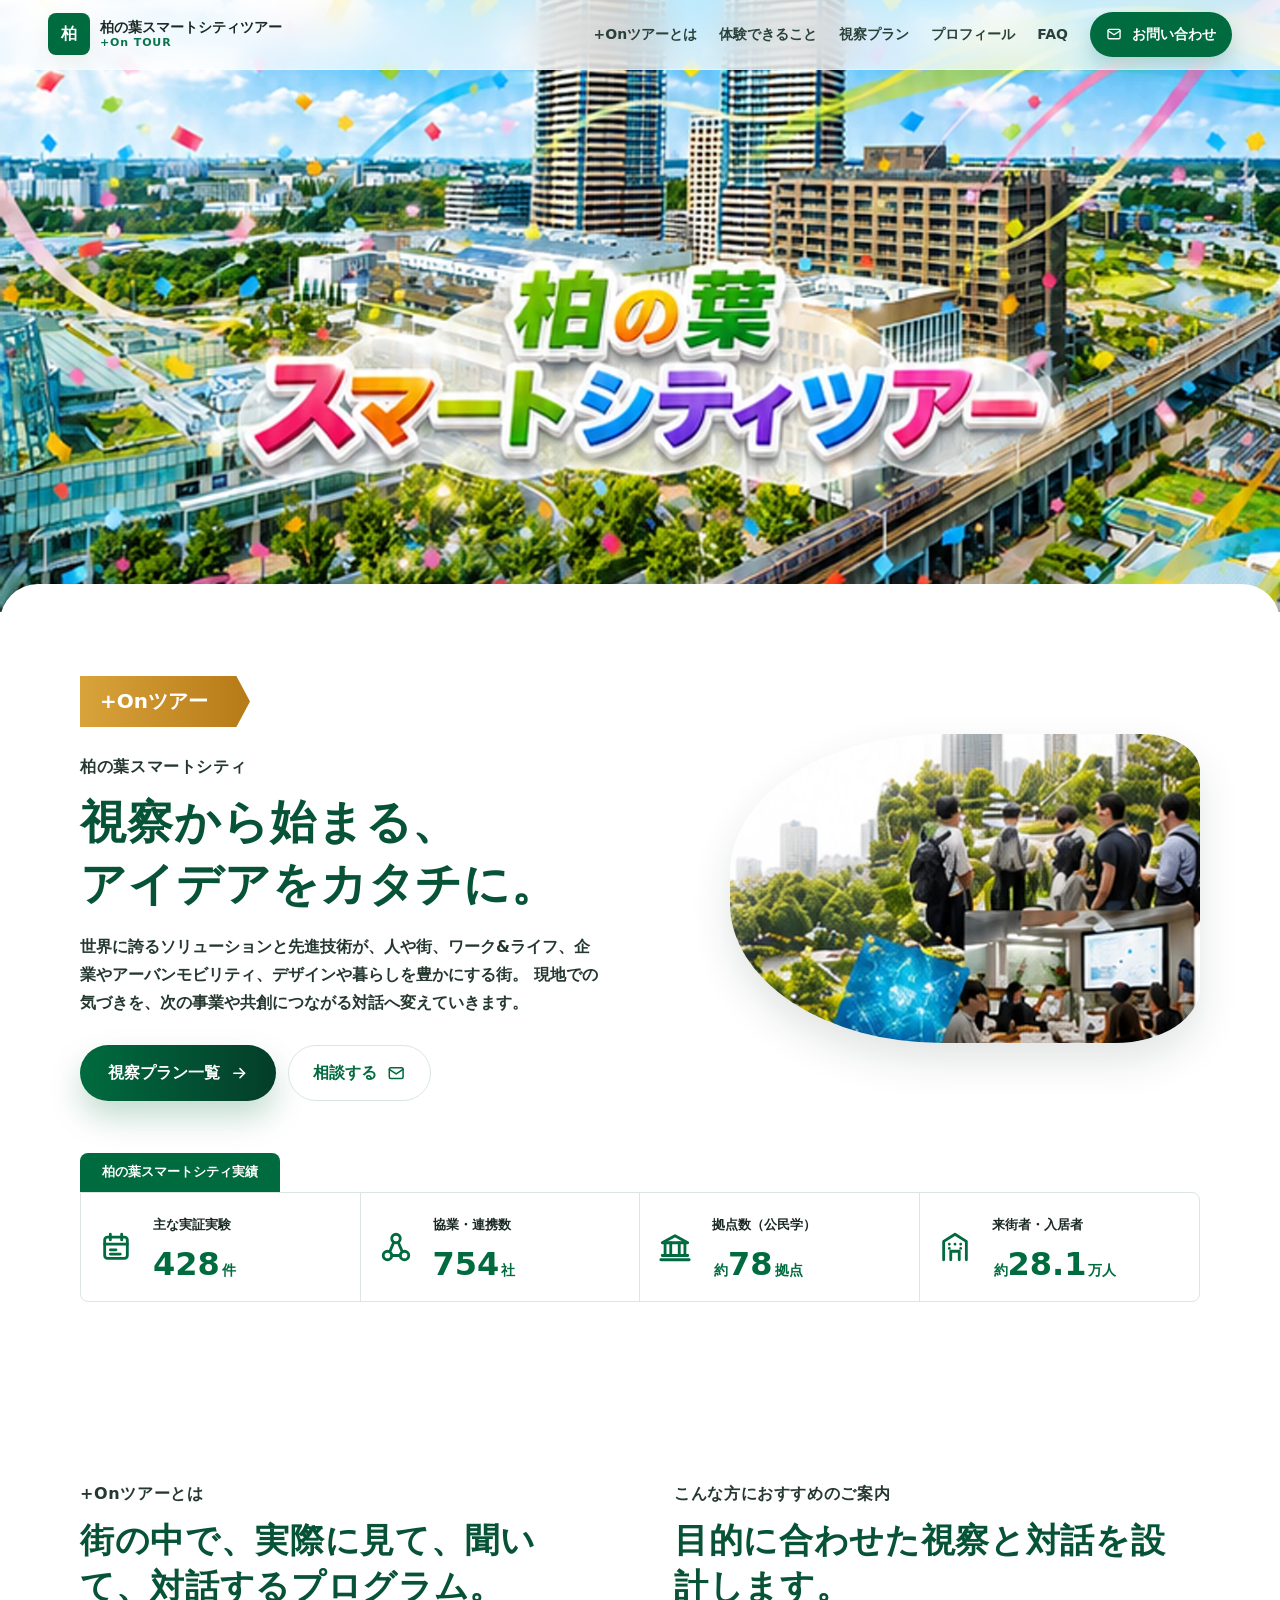
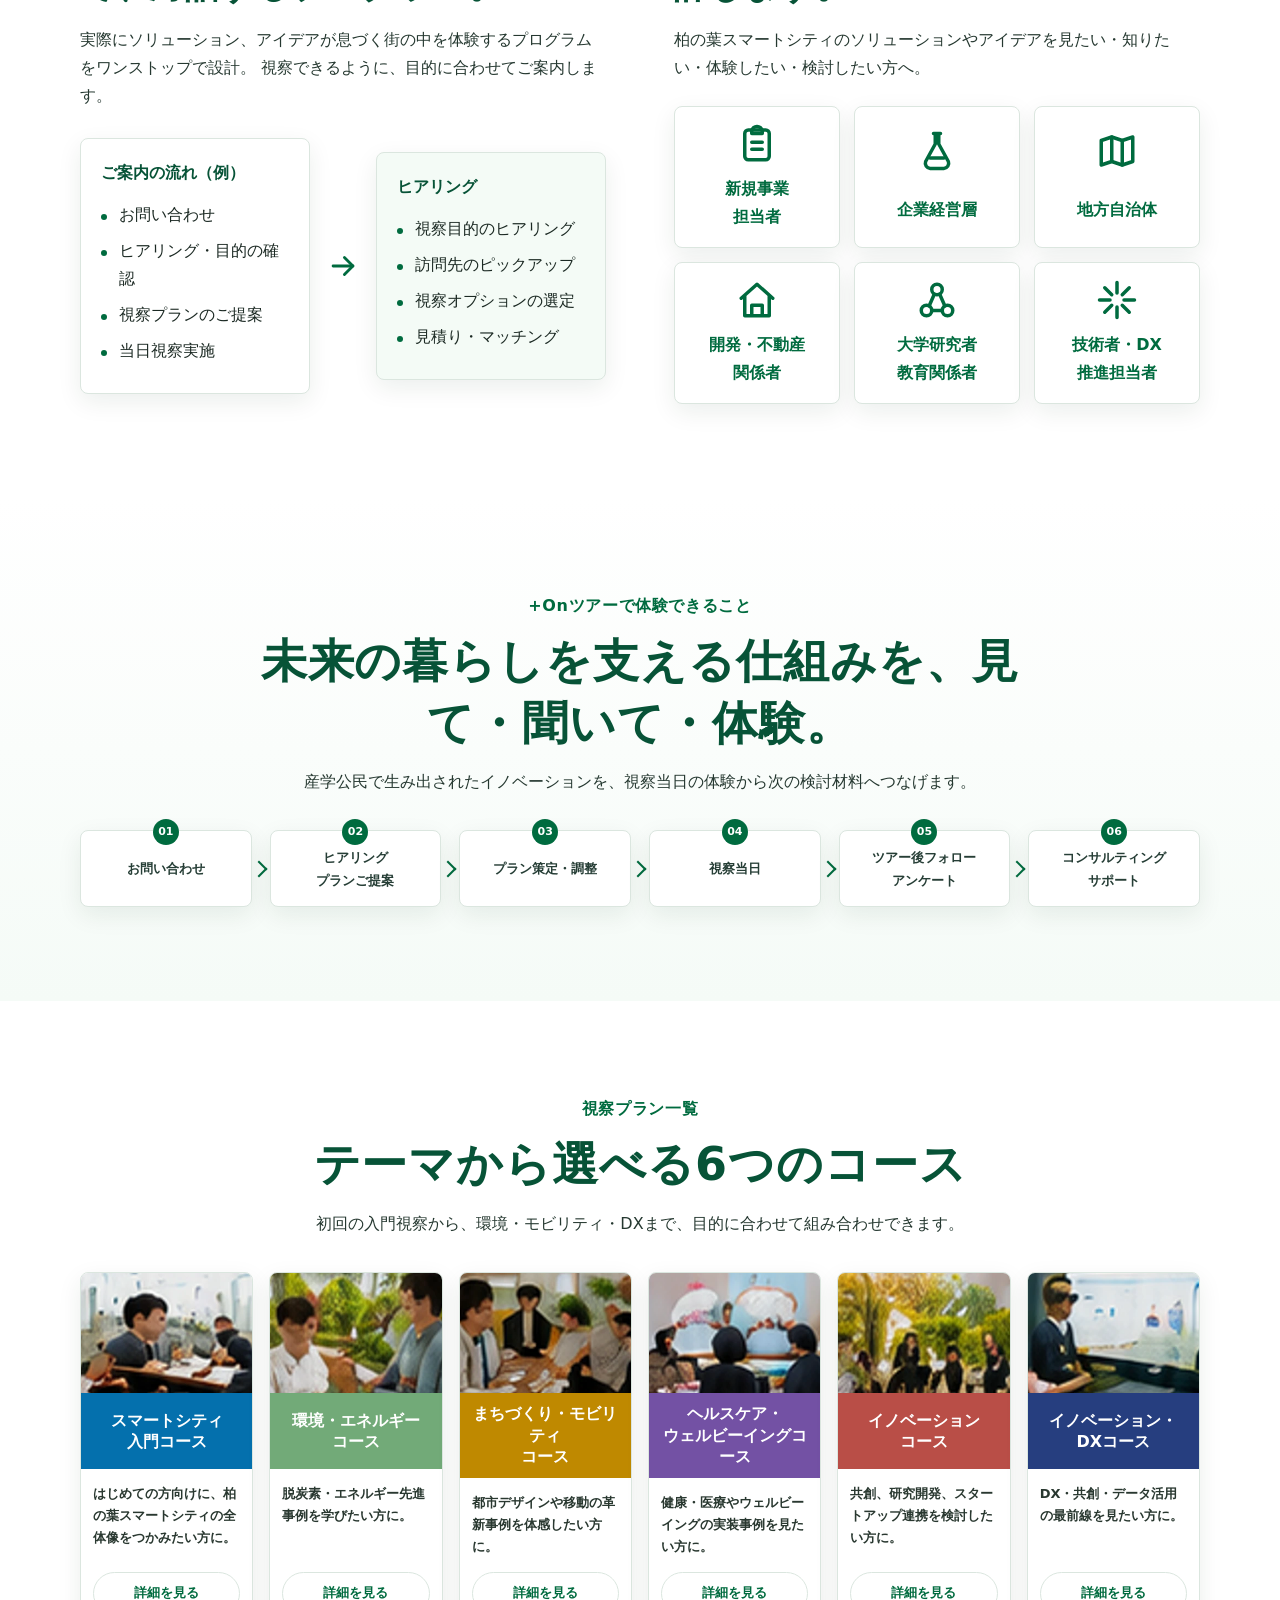
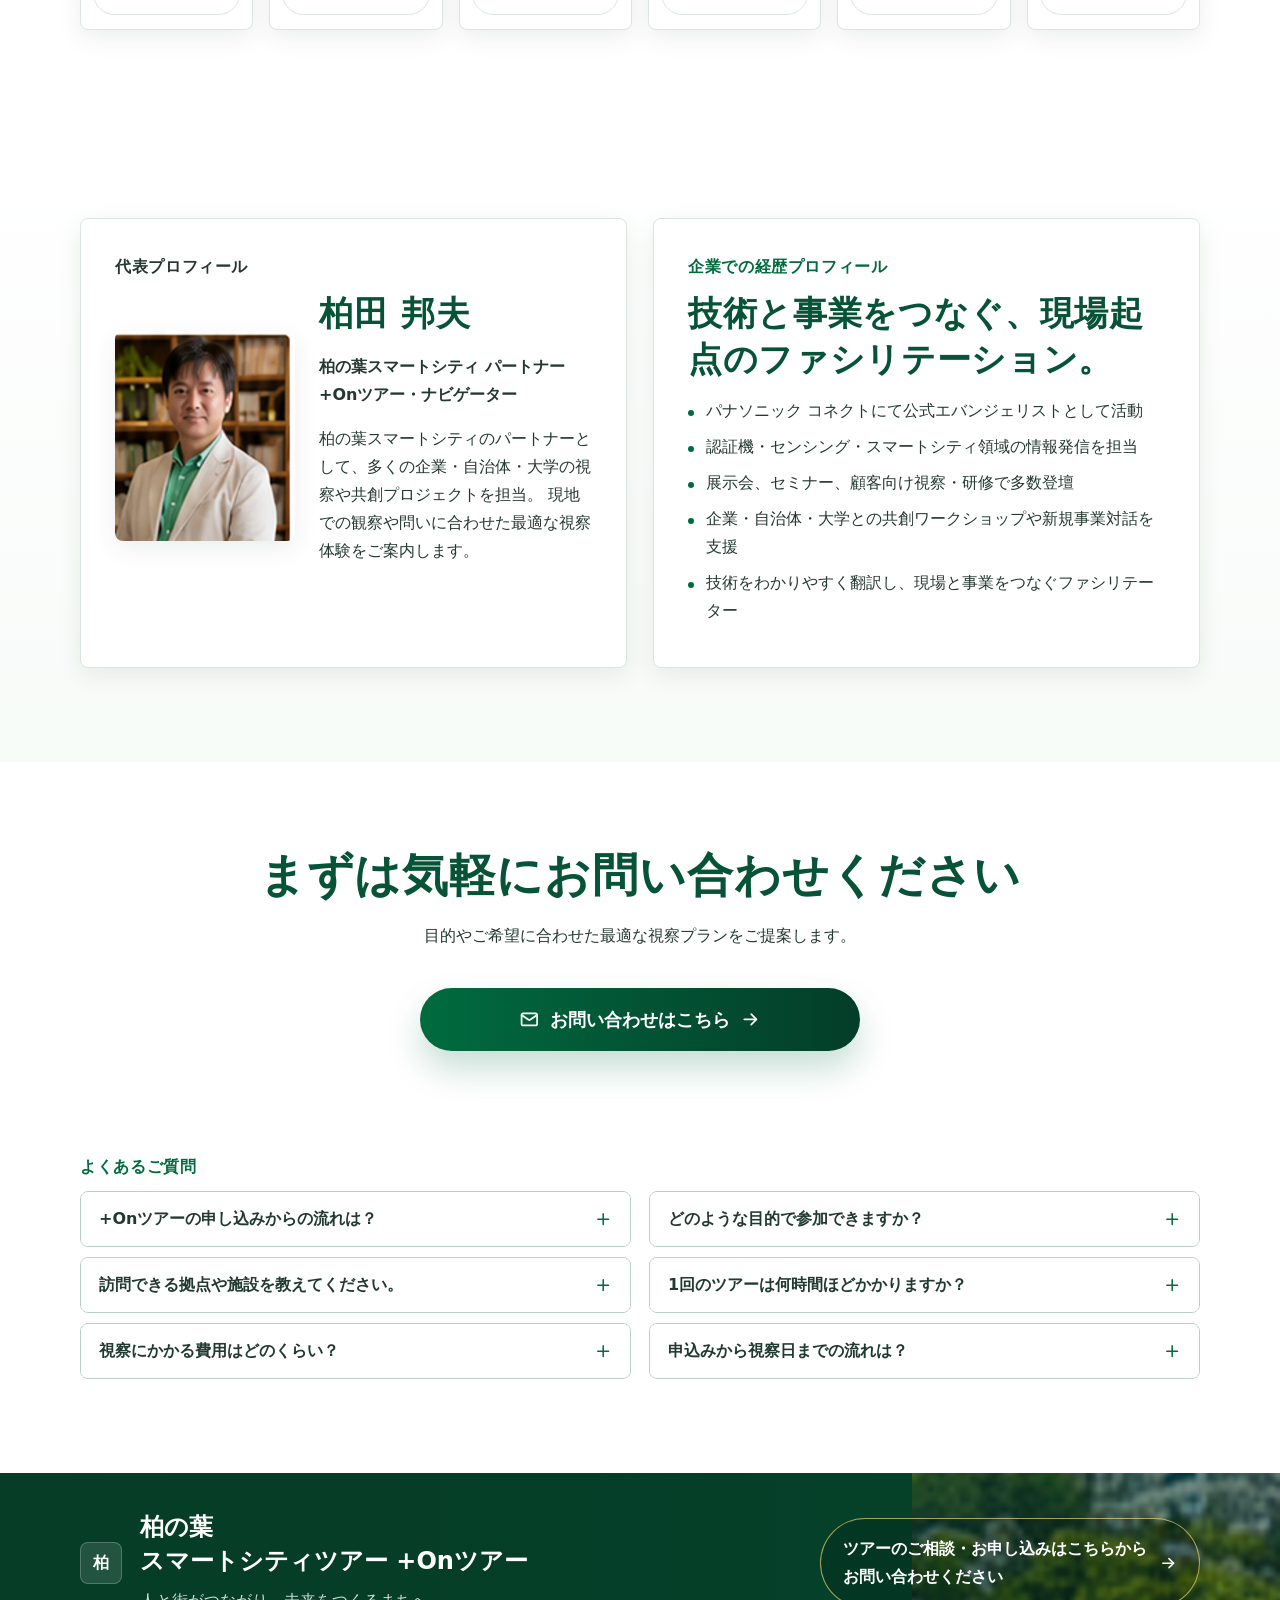
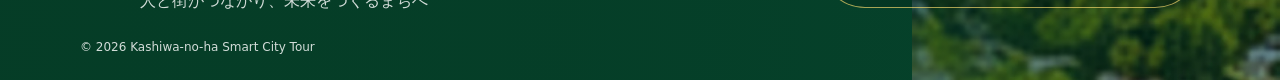
<file: lp.html>
<!doctype html>
<html lang="ja">
<head>
  <meta charset="utf-8" />
  <meta name="viewport" content="width=device-width, initial-scale=1, viewport-fit=cover" />
  <title>柏の葉スマートシティツアー +Onツアー</title>
  <meta name="description" content="柏の葉スマートシティの視察から、事業アイデアや共創のきっかけを形にする+Onツアーのランディングページです。" />
  <meta name="theme-color" content="#006b3f" />
  <meta property="og:title" content="柏の葉スマートシティツアー +Onツアー" />
  <meta property="og:description" content="視察から始まる、アイデアをカタチに。目的に合わせた柏の葉スマートシティ視察をご提案します。" />
  <meta property="og:type" content="website" />
  <link rel="preload" as="image" href="assets/lp/hero.webp" />
  <link rel="stylesheet" href="assets/lp/lp.css" />
</head>
<body>
  <svg aria-hidden="true" class="svg-sprite">
    <symbol id="icon-arrow-right" viewBox="0 0 24 24">
      <path d="M5 12h14" />
      <path d="m13 6 6 6-6 6" />
    </symbol>
    <symbol id="icon-mail" viewBox="0 0 24 24">
      <rect x="3" y="5" width="18" height="14" rx="2" />
      <path d="m3 7 9 6 9-6" />
    </symbol>
    <symbol id="icon-menu" viewBox="0 0 24 24">
      <path d="M4 7h16" />
      <path d="M4 12h16" />
      <path d="M4 17h16" />
    </symbol>
    <symbol id="icon-close" viewBox="0 0 24 24">
      <path d="m6 6 12 12" />
      <path d="m18 6-12 12" />
    </symbol>
    <symbol id="icon-calendar" viewBox="0 0 24 24">
      <rect x="4" y="5" width="16" height="15" rx="2" />
      <path d="M8 3v4M16 3v4M4 10h16M8 14h4M8 17h7" />
    </symbol>
    <symbol id="icon-network" viewBox="0 0 24 24">
      <circle cx="12" cy="6" r="3" />
      <circle cx="6" cy="18" r="3" />
      <circle cx="18" cy="18" r="3" />
      <path d="M10.5 8.6 7.5 15.4M13.5 8.6l3 6.8M9 18h6" />
    </symbol>
    <symbol id="icon-bank" viewBox="0 0 24 24">
      <path d="M3 9h18L12 4 3 9Z" />
      <path d="M5 9v9M9 9v9M15 9v9M19 9v9M3 18h18M2 21h20" />
    </symbol>
    <symbol id="icon-building" viewBox="0 0 24 24">
      <path d="M4 21V8l8-5 8 5v13" />
      <path d="M9 21v-6h6v6M8 10h.01M12 10h.01M16 10h.01M8 13h.01M16 13h.01" />
    </symbol>
    <symbol id="icon-clipboard" viewBox="0 0 24 24">
      <rect x="5" y="4" width="14" height="17" rx="2" />
      <path d="M9 4.5A3 3 0 0 1 12 2a3 3 0 0 1 3 2.5V6H9V4.5ZM9 11h6M9 15h6" />
    </symbol>
    <symbol id="icon-flask" viewBox="0 0 24 24">
      <path d="M10 2h4M11 2v6L5.5 18a3 3 0 0 0 2.6 4h7.8a3 3 0 0 0 2.6-4L13 8V2" />
      <path d="M8 16h8" />
    </symbol>
    <symbol id="icon-map" viewBox="0 0 24 24">
      <path d="m3 6 6-2 6 2 6-2v14l-6 2-6-2-6 2V6Z" />
      <path d="M9 4v14M15 6v14" />
    </symbol>
    <symbol id="icon-home" viewBox="0 0 24 24">
      <path d="m3 11 9-8 9 8" />
      <path d="M5 10v11h14V10M9 21v-6h6v6" />
    </symbol>
    <symbol id="icon-leaf" viewBox="0 0 24 24">
      <path d="M20 4C11 4 6 9 6 18" />
      <path d="M20 4c0 10-6 16-14 16-1.7-7.5 3.5-15 14-16Z" />
    </symbol>
    <symbol id="icon-spark" viewBox="0 0 24 24">
      <path d="M12 2v6M12 16v6M2 12h6M16 12h6M5 5l4 4M15 15l4 4M19 5l-4 4M9 15l-4 4" />
    </symbol>
    <symbol id="icon-screen" viewBox="0 0 24 24">
      <rect x="3" y="4" width="18" height="13" rx="2" />
      <path d="M8 21h8M12 17v4" />
    </symbol>
    <symbol id="icon-plus" viewBox="0 0 24 24">
      <path d="M12 5v14M5 12h14" />
    </symbol>
  </svg>

  <header class="site-header" data-header>
    <a class="brand" href="#top" aria-label="柏の葉スマートシティツアー トップへ">
      <span class="brand-mark" aria-hidden="true">柏</span>
      <span class="brand-copy">
        <span>柏の葉スマートシティツアー</span>
        <span>+On TOUR</span>
      </span>
    </a>
    <button class="menu-button" type="button" aria-label="メニューを開く" aria-expanded="false" aria-controls="site-menu" data-menu-button>
      <svg class="icon"><use href="#icon-menu"></use></svg>
    </button>
    <nav class="site-menu" id="site-menu" data-menu>
      <a href="#about">+Onツアーとは</a>
      <a href="#experience">体験できること</a>
      <a href="#plans">視察プラン</a>
      <a href="#profile">プロフィール</a>
      <a href="#faq">FAQ</a>
      <button class="nav-contact" type="button" data-contact-open>
        <svg class="icon"><use href="#icon-mail"></use></svg>
        お問い合わせ
      </button>
    </nav>
  </header>

  <main id="top">
    <section class="hero" aria-labelledby="page-title">
      <h1 class="sr-only" id="page-title">柏の葉スマートシティツアー +Onツアー</h1>
      <div class="hero-frame">
        <img src="assets/lp/hero.webp" width="1448" height="756" alt="柏の葉スマートシティツアーのキービジュアル" />
      </div>
    </section>

    <section class="intro-section" id="about">
      <div class="container intro-grid">
        <div class="intro-copy">
          <span class="ribbon">+Onツアー</span>
          <p class="kicker">柏の葉スマートシティ</p>
          <h2>視察から始まる、<br />アイデアをカタチに。</h2>
          <p class="lead">
            世界に誇るソリューションと先進技術が、人や街、ワーク&ライフ、企業やアーバンモビリティ、デザインや暮らしを豊かにする街。
            現地での気づきを、次の事業や共創につながる対話へ変えていきます。
          </p>
          <div class="intro-actions">
            <a class="primary-button" href="#plans">
              視察プラン一覧
              <svg class="icon"><use href="#icon-arrow-right"></use></svg>
            </a>
            <button class="text-button" type="button" data-contact-open>
              相談する
              <svg class="icon"><use href="#icon-mail"></use></svg>
            </button>
          </div>
        </div>
        <figure class="intro-visual">
          <img src="assets/lp/lead-collage.webp" width="592" height="390" alt="柏の葉の街歩きとワークショップの様子" />
        </figure>
      </div>

      <div class="container">
        <div class="stats-label">柏の葉スマートシティ実績</div>
        <div class="stats-grid" aria-label="柏の葉スマートシティ実績">
          <article class="stat-card">
            <svg class="icon"><use href="#icon-calendar"></use></svg>
            <p>主な実証実験</p>
            <strong><span class="stat-number" data-count-to="440">440</span><span>件</span></strong>
          </article>
          <article class="stat-card">
            <svg class="icon"><use href="#icon-network"></use></svg>
            <p>協業・連携数</p>
            <strong><span class="stat-number" data-count-to="775">775</span><span>社</span></strong>
          </article>
          <article class="stat-card">
            <svg class="icon"><use href="#icon-bank"></use></svg>
            <p>拠点数（公民学）</p>
            <strong><span>約</span><span class="stat-number" data-count-to="80">80</span><span>拠点</span></strong>
          </article>
          <article class="stat-card">
            <svg class="icon"><use href="#icon-building"></use></svg>
            <p>来街者・入居者</p>
            <strong><span>約</span><span class="stat-number" data-count-to="28.9" data-count-decimals="1">28.9</span><span>万人</span></strong>
          </article>
        </div>
      </div>
    </section>

    <section class="detail-section">
      <div class="container detail-grid">
        <div class="about-block">
          <p class="section-kicker">+Onツアーとは</p>
          <h2>街の中で、実際に見て、聞いて、対話するプログラム。</h2>
          <p>
            実際にソリューション、アイデアが息づく街の中を体験するプログラムをワンストップで設計。
            視察できるように、目的に合わせてご案内します。
          </p>
          <div class="process-pair" aria-label="ご案内の流れ">
            <div class="process-box">
              <strong>ご案内の流れ（例）</strong>
              <ul>
                <li>お問い合わせ</li>
                <li>ヒアリング・目的の確認</li>
                <li>視察プランのご提案</li>
                <li>当日視察実施</li>
              </ul>
            </div>
            <div class="process-arrow" aria-hidden="true">
              <svg class="icon"><use href="#icon-arrow-right"></use></svg>
            </div>
            <div class="process-box is-green">
              <strong>ヒアリング</strong>
              <ul>
                <li>視察目的のヒアリング</li>
                <li>訪問先のピックアップ</li>
                <li>視察オプションの選定</li>
                <li>見積り・マッチング</li>
              </ul>
            </div>
          </div>
        </div>

        <div class="audience-block">
          <p class="section-kicker">こんな方におすすめのご案内</p>
          <h2>目的に合わせた視察と対話を設計します。</h2>
          <p>柏の葉スマートシティのソリューションやアイデアを見たい・知りたい・体験したい・検討したい方へ。</p>
          <div class="audience-grid">
            <article>
              <svg class="icon"><use href="#icon-clipboard"></use></svg>
              <span>新規事業<br />担当者</span>
            </article>
            <article>
              <svg class="icon"><use href="#icon-flask"></use></svg>
              <span>企業経営層</span>
            </article>
            <article>
              <svg class="icon"><use href="#icon-map"></use></svg>
              <span>地方自治体</span>
            </article>
            <article>
              <svg class="icon"><use href="#icon-home"></use></svg>
              <span>開発・不動産<br />関係者</span>
            </article>
            <article>
              <svg class="icon"><use href="#icon-network"></use></svg>
              <span>大学研究者<br />教育関係者</span>
            </article>
            <article>
              <svg class="icon"><use href="#icon-spark"></use></svg>
              <span>技術者・DX<br />推進担当者</span>
            </article>
          </div>
        </div>
      </div>
    </section>

    <section class="experience-section" id="experience">
      <div class="container narrow">
        <p class="section-kicker centered">+Onツアーで体験できること</p>
        <h2 class="centered">未来の暮らしを支える仕組みを、見て・聞いて・体験。</h2>
        <p class="centered section-lead">
          産学公民で生み出されたイノベーションを、視察当日の体験から次の検討材料へつなげます。
        </p>
      </div>
      <div class="container">
        <ol class="journey">
          <li><span>01</span>お問い合わせ</li>
          <li><span>02</span>ヒアリング<br />プランご提案</li>
          <li><span>03</span>プラン策定・調整</li>
          <li><span>04</span>視察当日</li>
          <li><span>05</span>ツアー後フォロー<br />アンケート</li>
          <li><span>06</span>コンサルティング<br />サポート</li>
        </ol>
      </div>
    </section>

    <section class="plans-section" id="plans">
      <div class="container narrow">
        <p class="section-kicker centered">視察プラン一覧</p>
        <h2 class="centered">テーマから選べる6つのコース</h2>
        <p class="centered section-lead">初回の入門視察から、環境・モビリティ・DXまで、目的に合わせて組み合わせできます。</p>
      </div>
      <div class="container">
        <div class="plans-grid">
          <article class="plan-card theme-blue">
            <img src="assets/lp/plan-smart-city.webp" width="360" height="220" alt="スマートシティ入門コースの視察イメージ" />
            <div class="plan-title">スマートシティ<br />入門コース</div>
            <p>はじめての方向けに、柏の葉スマートシティの全体像をつかみたい方に。</p>
            <button type="button" data-plan="smart-city">詳細を見る</button>
          </article>
          <article class="plan-card theme-green">
            <img src="assets/lp/plan-environment.webp" width="360" height="220" alt="環境・エネルギーコースの視察イメージ" />
            <div class="plan-title">環境・エネルギー<br />コース</div>
            <p>脱炭素・エネルギー先進事例を学びたい方に。</p>
            <button type="button" data-plan="environment">詳細を見る</button>
          </article>
          <article class="plan-card theme-gold">
            <img src="assets/lp/plan-mobility.webp" width="360" height="220" alt="まちづくり・モビリティコースの視察イメージ" />
            <div class="plan-title">まちづくり・モビリティ<br />コース</div>
            <p>都市デザインや移動の革新事例を体感したい方に。</p>
            <button type="button" data-plan="mobility">詳細を見る</button>
          </article>
          <article class="plan-card theme-purple">
            <img src="assets/lp/plan-healthcare.webp" width="360" height="220" alt="ヘルスケア・ウェルビーイングコースの視察イメージ" />
            <div class="plan-title">ヘルスケア・<br />ウェルビーイングコース</div>
            <p>健康・医療やウェルビーイングの実装事例を見たい方に。</p>
            <button type="button" data-plan="healthcare">詳細を見る</button>
          </article>
          <article class="plan-card theme-red">
            <img src="assets/lp/plan-innovation.webp" width="360" height="220" alt="イノベーションコースの視察イメージ" />
            <div class="plan-title">イノベーション<br />コース</div>
            <p>共創、研究開発、スタートアップ連携を検討したい方に。</p>
            <button type="button" data-plan="innovation">詳細を見る</button>
          </article>
          <article class="plan-card theme-navy">
            <img src="assets/lp/plan-dx.webp" width="360" height="220" alt="イノベーション・DXコースの視察イメージ" />
            <div class="plan-title">イノベーション・<br />DXコース</div>
            <p>DX・共創・データ活用の最前線を見たい方に。</p>
            <button type="button" data-plan="dx">詳細を見る</button>
          </article>
        </div>
      </div>
    </section>

    <section class="profile-section" id="profile">
      <div class="container profile-grid">
        <article class="profile-person">
          <p class="section-kicker">代表プロフィール</p>
          <div class="person-layout">
            <img src="assets/lp/profile-kashida.webp" width="360" height="420" alt="柏田邦夫のプロフィール写真" />
            <div>
              <h2>柏田 邦夫</h2>
              <p class="role">柏の葉スマートシティ パートナー<br />+Onツアー・ナビゲーター</p>
              <p>
                柏の葉スマートシティのパートナーとして、多くの企業・自治体・大学の視察や共創プロジェクトを担当。
                現地での観察や問いに合わせた最適な視察体験をご案内します。
              </p>
            </div>
          </div>
        </article>
        <article class="profile-history">
          <p class="section-kicker">企業での経歴プロフィール</p>
          <h2>技術と事業をつなぐ、現場起点のファシリテーション。</h2>
          <ul>
            <li>パナソニック コネクトにて公式エバンジェリストとして活動</li>
            <li>認証機・センシング・スマートシティ領域の情報発信を担当</li>
            <li>展示会、セミナー、顧客向け視察・研修で多数登壇</li>
            <li>企業・自治体・大学との共創ワークショップや新規事業対話を支援</li>
            <li>技術をわかりやすく翻訳し、現場と事業をつなぐファシリテーター</li>
          </ul>
        </article>
      </div>
    </section>

    <section class="contact-cta" id="contact">
      <div class="container narrow centered">
        <h2>まずは気軽にお問い合わせください</h2>
        <p>目的やご希望に合わせた最適な視察プランをご提案します。</p>
        <button class="large-contact" type="button" data-contact-open>
          <svg class="icon"><use href="#icon-mail"></use></svg>
          お問い合わせはこちら
          <svg class="icon"><use href="#icon-arrow-right"></use></svg>
        </button>
      </div>
    </section>

    <section class="faq-section" id="faq">
      <div class="container">
        <p class="section-kicker">よくあるご質問</p>
        <div class="faq-grid" data-faq-list>
          <article class="faq-item">
            <button type="button" aria-expanded="false">
              +Onツアーの申し込みからの流れは？
              <svg class="icon"><use href="#icon-plus"></use></svg>
            </button>
            <div class="faq-answer">
              <p>お問い合わせ後、目的や参加人数をヒアリングし、訪問先候補と当日の流れをご提案します。内容確定後に視察実施となります。</p>
            </div>
          </article>
          <article class="faq-item">
            <button type="button" aria-expanded="false">
              どのような目的で参加できますか？
              <svg class="icon"><use href="#icon-plus"></use></svg>
            </button>
            <div class="faq-answer">
              <p>新規事業検討、自治体施策の参考、研究・教育、DX推進、共創先探索など、目的に合わせてテーマを調整できます。</p>
            </div>
          </article>
          <article class="faq-item">
            <button type="button" aria-expanded="false">
              訪問できる拠点や施設を教えてください。
              <svg class="icon"><use href="#icon-plus"></use></svg>
            </button>
            <div class="faq-answer">
              <p>テーマや時期に応じて、街区、共創拠点、研究・実証関連施設、ワークショップ会場などから候補を組み合わせます。</p>
            </div>
          </article>
          <article class="faq-item">
            <button type="button" aria-expanded="false">
              1回のツアーは何時間ほどかかりますか？
              <svg class="icon"><use href="#icon-plus"></use></svg>
            </button>
            <div class="faq-answer">
              <p>標準は半日程度を想定しています。短時間の概要視察から、対話やワークショップを含む長めの設計まで相談できます。</p>
            </div>
          </article>
          <article class="faq-item">
            <button type="button" aria-expanded="false">
              視察にかかる費用はどのくらい？
              <svg class="icon"><use href="#icon-plus"></use></svg>
            </button>
            <div class="faq-answer">
              <p>参加人数、訪問先、講師・ワークショップの有無により変わります。ヒアリング後に個別にお見積りします。</p>
            </div>
          </article>
          <article class="faq-item">
            <button type="button" aria-expanded="false">
              申込みから視察日までの流れは？
              <svg class="icon"><use href="#icon-plus"></use></svg>
            </button>
            <div class="faq-answer">
              <p>お問い合わせ、ヒアリング、プラン提案、日程・訪問先調整、実施、フォローの順に進みます。希望日がある場合は早めの相談がおすすめです。</p>
            </div>
          </article>
        </div>
      </div>
    </section>
  </main>

  <footer class="site-footer">
    <div class="container footer-grid">
      <div class="footer-brand">
        <span class="footer-mark" aria-hidden="true">柏</span>
        <div>
          <strong>柏の葉<br />スマートシティツアー +Onツアー</strong>
          <p>人と街がつながり、未来をつくるまちへ</p>
        </div>
      </div>
      <button class="footer-contact" type="button" data-contact-open>
        ツアーのご相談・お申し込みはこちらからお問い合わせください
        <svg class="icon"><use href="#icon-arrow-right"></use></svg>
      </button>
    </div>
    <p class="copyright">&copy; <span data-year></span> Kashiwa-no-ha Smart City Tour</p>
  </footer>

  <div class="modal" hidden data-plan-modal>
    <div class="modal-backdrop" data-modal-close></div>
    <section class="modal-panel" role="dialog" aria-modal="true" aria-labelledby="plan-modal-title" tabindex="-1">
      <button class="modal-close" type="button" aria-label="閉じる" data-modal-close>
        <svg class="icon"><use href="#icon-close"></use></svg>
      </button>
      <p class="section-kicker" data-plan-kicker>視察プラン</p>
      <h2 id="plan-modal-title" data-plan-title></h2>
      <p data-plan-description></p>
      <ul class="modal-list" data-plan-points></ul>
      <button class="primary-button" type="button" data-contact-open>
        このプランで相談する
        <svg class="icon"><use href="#icon-mail"></use></svg>
      </button>
    </section>
  </div>

  <div class="modal" hidden data-contact-modal>
    <div class="modal-backdrop" data-contact-close></div>
    <section class="modal-panel contact-panel" role="dialog" aria-modal="true" aria-labelledby="contact-modal-title" tabindex="-1">
      <button class="modal-close" type="button" aria-label="閉じる" data-contact-close>
        <svg class="icon"><use href="#icon-close"></use></svg>
      </button>
      <p class="section-kicker">お問い合わせ</p>
      <h2 id="contact-modal-title">視察のご相談内容をお聞かせください</h2>
      <form class="contact-form" data-contact-form>
        <label>
          お名前
          <input name="name" autocomplete="name" required />
        </label>
        <label>
          会社・団体名
          <input name="company" autocomplete="organization" required />
        </label>
        <label>
          メールアドレス
          <input name="email" type="email" autocomplete="email" required />
        </label>
        <label>
          関心のあるテーマ
          <select name="theme" required>
            <option value="">選択してください</option>
            <option>スマートシティ入門</option>
            <option>環境・エネルギー</option>
            <option>まちづくり・モビリティ</option>
            <option>ヘルスケア・ウェルビーイング</option>
            <option>イノベーション</option>
            <option>イノベーション・DX</option>
            <option>まだ決まっていない</option>
          </select>
        </label>
        <label class="full">
          ご相談内容
          <textarea name="message" rows="5" placeholder="参加人数、希望時期、視察目的など"></textarea>
        </label>
        <button class="primary-button full" type="submit">
          メール内容を作成する
          <svg class="icon"><use href="#icon-arrow-right"></use></svg>
        </button>
      </form>
      <div class="form-result" hidden data-form-result></div>
    </section>
  </div>

  <script src="assets/lp/lp.js" defer></script>
</body>
</html>
</file>
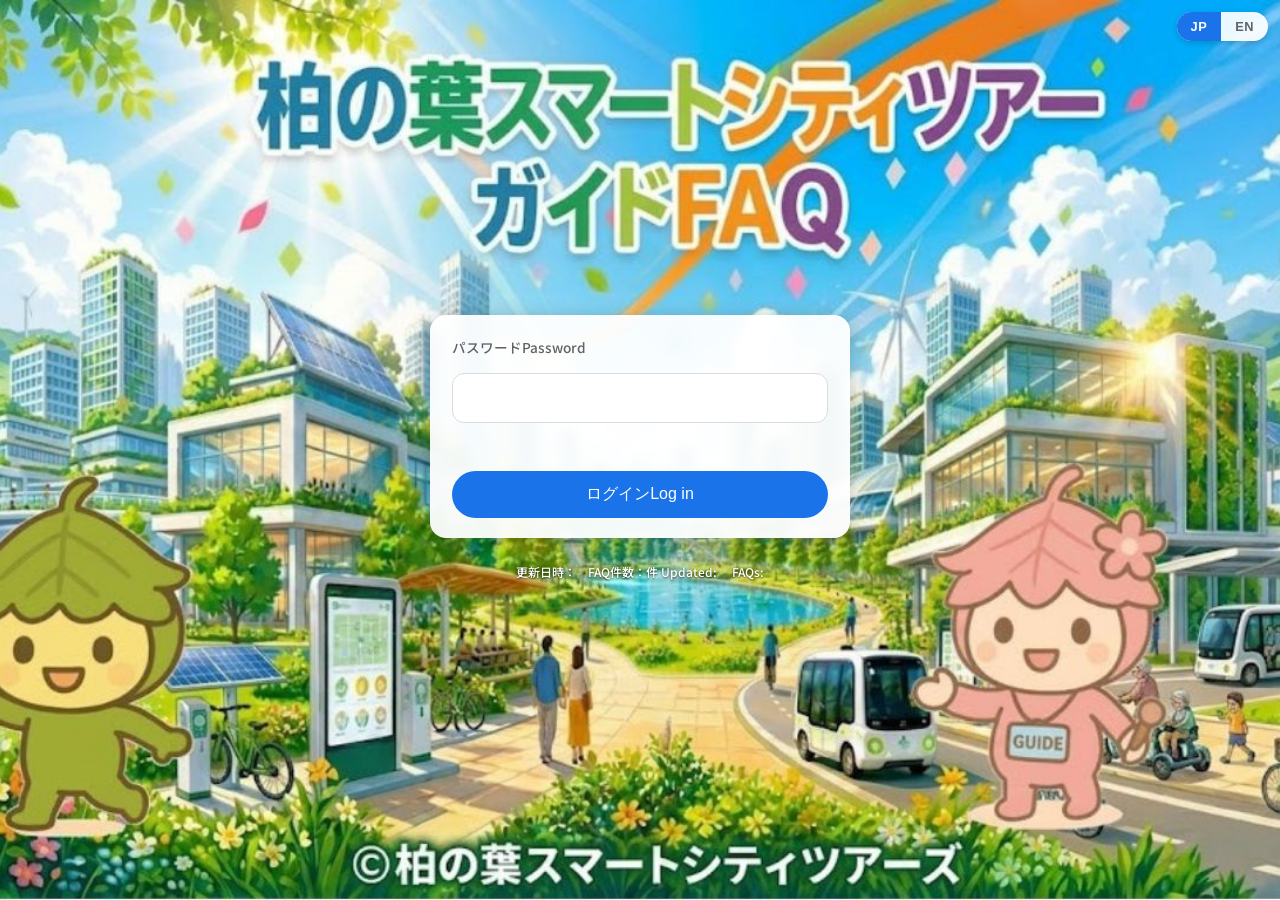
<file: template.html>
<!doctype html>
<html lang="ja">
<head>
<meta charset="utf-8" />
<meta name="viewport" content="width=device-width, initial-scale=1, viewport-fit=cover" />
<meta name="theme-color" content="#1a73e8" />
<title>柏の葉スマートシティツアー ガイドＦＡＱ</title>
<link rel="preconnect" href="https://fonts.googleapis.com" />
<link rel="preconnect" href="https://fonts.gstatic.com" crossorigin />
<link href="https://fonts.googleapis.com/css2?family=Noto+Sans+JP:wght@400;500;700&display=swap" rel="stylesheet" />
<link rel="apple-touch-icon" href="apple-touch-icon.png" />
<style>
  :root {
    --bg: #f8f9fa;
    --surface: #ffffff;
    --blue: #1a73e8;
    --red: #ea4335;
    --yellow: #fbbc04;
    --green: #34a853;
    --text: #202124;
    --text-sub: #5f6368;
    --shadow: 0 1px 3px rgba(60,64,67,.15), 0 4px 12px rgba(60,64,67,.08);
    --shadow-hover: 0 2px 6px rgba(60,64,67,.18), 0 8px 24px rgba(60,64,67,.14);
  }
  * { box-sizing: border-box; }
  html, body {
    height: 100%;
    margin: 0;
    padding: 0;
    background: var(--bg);
    color: var(--text);
    font-family: 'Google Sans', 'Noto Sans JP', -apple-system, BlinkMacSystemFont, 'Segoe UI', sans-serif;
    font-size: 16px;
    line-height: 1.6;
    -webkit-font-smoothing: antialiased;
  }
  body { overflow-x: hidden; }

  /* ---- Layout shell ---- */
  .app { min-height: 100dvh; display: flex; flex-direction: column; }
  .screen { display: none; flex: 1; flex-direction: column; }
  .screen.active { display: flex; }
  .container {
    width: 100%;
    max-width: 900px;
    margin: 0 auto;
    padding: 16px 20px 24px;
    flex: 1;
    display: flex;
    flex-direction: column;
  }

  /* ---- Top bar ---- */
  .topbar {
    display: flex;
    align-items: center;
    gap: 8px;
    padding: 10px 16px;
    background: var(--surface);
    border-bottom: 1px solid #e8eaed;
    position: sticky;
    top: 0;
    z-index: 5;
  }
  .topbar .spacer { flex: 1; }
  .topbar h1 {
    margin: 0;
    font-size: 1.05rem;
    font-weight: 700;
    color: var(--text);
    white-space: nowrap;
    overflow: hidden;
    text-overflow: ellipsis;
    user-select: none;
  }
  .iconbtn {
    appearance: none;
    border: none;
    background: transparent;
    color: var(--text);
    font-size: 0.95rem;
    font-weight: 500;
    padding: 8px 14px;
    border-radius: 24px;
    cursor: pointer;
    transition: background .15s;
  }
  .iconbtn:hover { background: #f1f3f4; }
  .iconbtn.danger { color: var(--red); }
  .iconbtn.primary { color: var(--blue); }

  /* Icon-only round buttons (top bar) */
  .iconbtn.icon-only {
    width: 40px;
    height: 40px;
    padding: 0;
    border-radius: 50%;
    display: inline-flex;
    align-items: center;
    justify-content: center;
    font-size: 1.15rem;
    line-height: 1;
  }
  .iconbtn.icon-only.danger {
    background: rgba(234, 67, 53, 0.08);
    color: var(--red);
  }
  .iconbtn.icon-only.danger:hover { background: rgba(234, 67, 53, 0.18); }
  .iconbtn.icon-only.primary {
    background: rgba(26, 115, 232, 0.08);
    color: var(--blue);
  }
  .iconbtn.icon-only.primary:hover { background: rgba(26, 115, 232, 0.18); }
  .iconbtn.icon-only.accent {
    background: rgba(52, 168, 83, 0.10);
    color: var(--green);
  }
  .iconbtn.icon-only.accent:hover { background: rgba(52, 168, 83, 0.22); }

  /* ---- Language toggle ---- */
  .lang-toggle {
    position: absolute;
    top: 12px;
    right: 12px;
    z-index: 10;
    display: inline-flex;
    background: rgba(255,255,255,0.92);
    border-radius: 999px;
    box-shadow: 0 2px 6px rgba(0,0,0,.18);
    overflow: hidden;
    user-select: none;
  }
  .lang-toggle button {
    appearance: none;
    border: none;
    background: transparent;
    color: var(--text-sub);
    font-size: .8rem;
    font-weight: 700;
    padding: 7px 14px;
    cursor: pointer;
    letter-spacing: .04em;
    transition: background .15s, color .15s;
  }
  .lang-toggle button.active {
    background: var(--blue);
    color: #fff;
  }
  .lang-toggle button:not(.active):hover { background: #f1f3f4; }

  /* Header/topbar lang toggle (smaller variant) */
  .topbar .lang-toggle {
    position: static;
    box-shadow: none;
    background: #f1f3f4;
  }
  .topbar .lang-toggle button { padding: 5px 10px; font-size: .72rem; }

  /* Bilingual text helper */
  [data-lang="en"] .jp-only { display: none; }
  [data-lang="ja"] .en-only { display: none; }

  /* ---- Login screen ---- */
  #login {
    position: relative;
    background: var(--bg);
  }
  #login::before {
    content: '';
    position: absolute;
    inset: 0;
    background-image: url('assets/bg-pc.jpg');
    background-size: cover;
    background-position: center;
    background-repeat: no-repeat;
    z-index: 0;
  }
  @media (max-width: 700px) {
    #login::before {
      background-image: url('assets/bg-mobile.jpg');
    }
  }
  #login .container {
    position: relative;
    z-index: 1;
    justify-content: center;
    align-items: center;
    text-align: center;
    gap: 18px;
    padding: 16px 20px;
    min-height: 100dvh;
  }
  /* Hidden hot-spot at top of login page to trigger admin (5s long press) */
  .brand-hotspot {
    position: absolute;
    top: 0; left: 0; right: 0;
    height: 40vh;
    z-index: 2;
    cursor: default;
    -webkit-tap-highlight-color: transparent;
  }
  .login-card {
    background: rgba(255,255,255,0.94);
    border-radius: 16px;
    box-shadow: 0 4px 20px rgba(0,0,0,.25);
    padding: 22px 22px 20px;
    width: 100%;
    max-width: 420px;
    display: flex;
    flex-direction: column;
    gap: 14px;
    backdrop-filter: blur(6px);
    -webkit-backdrop-filter: blur(6px);
  }
  .login-card label {
    text-align: left;
    font-size: 0.85rem;
    color: var(--text-sub);
    font-weight: 500;
  }
  .login-card input[type="password"] {
    width: 100%;
    padding: 14px 16px;
    font-size: 1.05rem;
    border: 1.5px solid #dadce0;
    border-radius: 12px;
    background: #fff;
    color: var(--text);
    outline: none;
    transition: border-color .15s, box-shadow .15s;
  }
  .login-card input[type="password"]:focus {
    border-color: var(--blue);
    box-shadow: 0 0 0 3px rgba(26,115,232,.15);
  }
  .btn-primary {
    appearance: none;
    border: none;
    background: var(--blue);
    color: #fff;
    font-size: 1rem;
    font-weight: 500;
    padding: 13px 24px;
    border-radius: 24px;
    cursor: pointer;
    transition: background .15s, box-shadow .15s, transform .05s;
  }
  .btn-primary:hover { background: #1765cc; box-shadow: var(--shadow); }
  .btn-primary:active { transform: scale(.98); }
  .btn-primary:disabled { background: #c5c7ca; cursor: not-allowed; box-shadow: none; }
  .login-error {
    color: var(--red);
    font-size: .9rem;
    font-weight: 500;
    min-height: 1.4em;
  }
  .footer {
    text-align: center;
    color: var(--text-sub);
    font-size: .75rem;
    padding: 16px;
    user-select: none;
  }
  .login-footer {
    text-align: center;
    color: #ffffff;
    font-size: .85rem;
    font-weight: 700;
    padding: 4px 8px;
    text-shadow: 0 1px 2px rgba(0,0,0,.65), 0 0 6px rgba(0,0,0,.35);
    user-select: none;
  }
  .login-footer .login-meta { font-size: .75rem; font-weight: 500; margin-top: 2px; }

  /* ---- Search screen ---- */
  .search-wrap {
    background: var(--surface);
    border-radius: 16px;
    box-shadow: var(--shadow);
    padding: 24px 20px;
    margin-top: 16px;
  }
  /* Compact variant used in the results screen */
  .search-wrap.results-search {
    padding: 14px 16px 12px;
    margin-top: 4px;
    margin-bottom: 12px;
  }
  .search-wrap.results-search .search-btn-row { margin-top: 10px; }
  .search-wrap.results-search .btn-primary { min-width: 160px; padding: 10px 20px; font-size: .95rem; }
  .search-input-row {
    display: flex;
    align-items: center;
    gap: 8px;
    background: #fff;
    border: 1.5px solid #dadce0;
    border-radius: 28px;
    padding: 4px 8px 4px 20px;
    transition: border-color .15s, box-shadow .15s;
  }
  .search-input-row:focus-within {
    border-color: var(--blue);
    box-shadow: 0 0 0 3px rgba(26,115,232,.15);
  }
  .search-input-row input {
    flex: 1;
    border: none;
    outline: none;
    font-size: 1.05rem;
    padding: 12px 0;
    background: transparent;
    color: var(--text);
    min-width: 0;
  }
  .micbtn {
    appearance: none;
    border: none;
    background: transparent;
    color: var(--text-sub);
    font-size: 1.3rem;
    width: 44px;
    height: 44px;
    border-radius: 50%;
    cursor: pointer;
    display: inline-flex;
    align-items: center;
    justify-content: center;
    transition: background .15s, color .15s;
  }
  .micbtn:hover { background: #f1f3f4; }
  .micbtn.listening {
    background: var(--red);
    color: #fff;
    animation: pulse 1.2s infinite;
  }
  .micbtn.unsupported { opacity: .35; cursor: not-allowed; }
  @keyframes pulse {
    0%,100% { box-shadow: 0 0 0 0 rgba(234,67,53,.55); }
    50%     { box-shadow: 0 0 0 12px rgba(234,67,53,0); }
  }
  .search-btn-row { display: flex; justify-content: center; margin-top: 18px; }
  .search-btn-row button {
    min-width: 200px;
  }
  .hint {
    margin-top: 18px;
    color: var(--text-sub);
    font-size: .85rem;
    text-align: center;
  }
  .hint b { color: var(--text); font-weight: 500; }

  /* ---- Category chips ---- */
  .cat-section {
    margin-top: 20px;
    padding-top: 16px;
    border-top: 1px solid #eceff1;
  }
  .cat-label {
    text-align: center;
    color: var(--text-sub);
    font-size: .8rem;
    font-weight: 600;
    margin-bottom: 10px;
    letter-spacing: .04em;
  }
  .cat-buttons {
    display: flex;
    flex-wrap: wrap;
    gap: 6px 8px;
    justify-content: center;
  }
  .cat-btn {
    appearance: none;
    border: 1.5px solid var(--blue);
    background: #fff;
    color: var(--blue);
    font-size: .82rem;
    font-weight: 600;
    padding: 6px 12px;
    border-radius: 999px;
    cursor: pointer;
    transition: background .12s, color .12s, box-shadow .12s;
    white-space: nowrap;
    line-height: 1.3;
  }
  .cat-btn:hover {
    background: var(--blue);
    color: #fff;
    box-shadow: 0 2px 6px rgba(26,115,232,.28);
  }
  .cat-btn:active { transform: scale(.97); }

  /* ---- Results screen ---- */
  .results-header {
    background: var(--surface);
    border-radius: 16px;
    box-shadow: var(--shadow);
    padding: 16px 20px;
    margin-top: 8px;
  }
  .results-meta {
    display: flex;
    flex-direction: column;
    gap: 4px;
  }
  .results-meta .label { font-size: .8rem; color: var(--text-sub); font-weight: 500; }
  .results-meta .kw { font-size: 1rem; font-weight: 700; color: var(--text); word-break: break-all; }
  .results-count { font-size: .8rem; color: var(--text-sub); margin-top: 6px; }

  .card-list {
    display: flex;
    flex-direction: column;
    gap: 14px;
    margin-top: 16px;
  }
  .card {
    background: var(--surface);
    border-radius: 16px;
    box-shadow: var(--shadow);
    border-left: 6px solid #ccc;
    overflow: hidden;
    transition: box-shadow .15s, transform .05s;
  }
  .card:hover { box-shadow: var(--shadow-hover); }
  .card.color-0 { border-left-color: var(--blue); }
  .card.color-1 { border-left-color: var(--red); }
  .card.color-2 { border-left-color: var(--yellow); }
  .card.color-3 { border-left-color: var(--green); }
  .card-head {
    cursor: pointer;
    padding: 16px 18px;
    display: flex;
    align-items: flex-start;
    gap: 12px;
    user-select: none;
  }
  .card-head:active { background: #f8f9fa; }
  .card-title {
    flex: 1;
    font-size: 1rem;
    font-weight: 500;
    color: var(--text);
    line-height: 1.5;
  }
  .card-cat {
    font-size: .7rem;
    color: var(--text-sub);
    margin-top: 4px;
    font-weight: 500;
  }
  .toggle-icon {
    width: 24px;
    height: 24px;
    flex: 0 0 24px;
    border-radius: 50%;
    background: #f1f3f4;
    color: var(--text-sub);
    font-size: .9rem;
    display: inline-flex;
    align-items: center;
    justify-content: center;
    transition: transform .2s, background .15s, color .15s;
  }
  .card.open .toggle-icon { transform: rotate(180deg); background: var(--blue); color: #fff; }
  .card-body {
    max-height: 0;
    overflow: hidden;
    transition: max-height .3s ease;
  }
  .card.open .card-body { max-height: 2000px; }
  .card-body-inner {
    padding: 4px 22px 20px 22px;
    border-top: 1px solid #f1f3f4;
    margin-top: 0;
  }
  .answer {
    font-size: 14pt;
    font-weight: 700;
    line-height: 1.8;
    color: var(--text);
    margin: 14px 0 0 0;
    word-break: break-word;
  }
  .answer .bullet { color: var(--blue); margin-right: .35em; font-weight: 900; }

  .more-row {
    display: flex;
    justify-content: center;
    margin-top: 18px;
  }
  .btn-secondary {
    appearance: none;
    border: 1.5px solid var(--blue);
    background: #fff;
    color: var(--blue);
    font-size: .95rem;
    font-weight: 500;
    padding: 11px 22px;
    border-radius: 24px;
    cursor: pointer;
    transition: background .15s, color .15s;
  }
  .btn-secondary:hover { background: var(--blue); color: #fff; }
  .btn-secondary:disabled { border-color: #dadce0; color: #9aa0a6; cursor: not-allowed; background: #fff; }

  .empty {
    background: var(--surface);
    border-radius: 16px;
    box-shadow: var(--shadow);
    padding: 32px 20px;
    text-align: center;
    margin-top: 16px;
    color: var(--text-sub);
  }
  .empty .big { font-size: 1.1rem; color: var(--text); font-weight: 500; margin-bottom: 6px; }

  /* ---- Modal (dialog) ---- */
  .modal-backdrop {
    position: fixed; inset: 0;
    background: rgba(32,33,36,.55);
    display: none;
    align-items: center;
    justify-content: center;
    z-index: 50;
    padding: 16px;
  }
  .modal-backdrop.active { display: flex; }
  .modal {
    background: #fff;
    border-radius: 16px;
    padding: 24px;
    max-width: 420px;
    width: 100%;
    box-shadow: 0 10px 40px rgba(0,0,0,.25);
  }
  .modal h2 { margin: 0 0 12px 0; font-size: 1.1rem; }
  .modal p { color: var(--text-sub); margin: 0 0 16px 0; font-size: .95rem; }
  .modal input[type="password"], .modal input[type="text"] {
    width: 100%;
    padding: 11px 14px;
    font-size: 1rem;
    border: 1.5px solid #dadce0;
    border-radius: 10px;
    outline: none;
    margin-bottom: 10px;
  }
  .modal input:focus { border-color: var(--blue); box-shadow: 0 0 0 3px rgba(26,115,232,.15); }
  .modal-actions { display: flex; justify-content: flex-end; gap: 8px; margin-top: 8px; }
  .modal-msg { font-size: .85rem; color: var(--red); min-height: 1.2em; margin-bottom: 8px; }

  /* ---- Responsive ---- */
  @media (max-width: 600px) {
    .brand-title { font-size: 1.55rem; }
    .container { padding: 12px 14px 20px; }
    .topbar h1 { font-size: .95rem; }
    .search-wrap { padding: 18px 14px; }
    .search-input-row input { font-size: 1rem; padding: 11px 0; }
    .answer { font-size: 12pt; line-height: 1.75; }
    .iconbtn { padding: 8px 10px; font-size: .85rem; }
  }
  @media (max-width: 380px) {
    .brand-title { font-size: 1.35rem; }
    .answer { font-size: 11.5pt; }
  }

  /* Hide native search cancel */
  input::-webkit-search-cancel-button { display: none; }
</style>
</head>
<body>
<div class="app" id="app">

  <!-- ===== Login screen ===== -->
  <section id="login" class="screen active" aria-label="ログイン画面 / Login">
    <div class="brand-hotspot" id="brandTitle" aria-hidden="true"></div>
    <div class="lang-toggle" role="group" aria-label="Language">
      <button type="button" data-set-lang="ja" class="active">JP</button>
      <button type="button" data-set-lang="en">EN</button>
    </div>
    <div class="container">
      <form class="login-card" id="loginForm" autocomplete="off">
        <label for="pwInput"><span class="jp-only">パスワード</span><span class="en-only">Password</span></label>
        <input id="pwInput" type="password" inputmode="numeric" autocomplete="off" required />
        <div class="login-error" id="loginError"></div>
        <button type="submit" class="btn-primary" id="loginBtn"><span class="jp-only">ログイン</span><span class="en-only">Log in</span></button>
      </form>
      <div class="login-footer">
        <div id="metaRev"></div>
        <div class="login-meta">
          <span class="jp-only">更新日時：<span class="meta-updated"></span>　FAQ件数：<span class="meta-count"></span>件</span>
          <span class="en-only">Updated: <span class="meta-updated"></span>　FAQs: <span class="meta-count"></span></span>
        </div>
      </div>
    </div>
  </section>

  <!-- ===== Search screen ===== -->
  <section id="search" class="screen" aria-label="キーワード入力画面 / Search">
    <div class="topbar">
      <button class="iconbtn icon-only danger" id="exitBtn1" aria-label="終了 / Exit" title="アプリを終了 / Exit">✕</button>
      <div class="spacer"></div>
      <h1><span class="jp-only">ガイドＦＡＱ 検索</span><span class="en-only">Guide FAQ Search</span></h1>
      <div class="spacer"></div>
      <div class="lang-toggle" role="group" aria-label="Language">
        <button type="button" data-set-lang="ja" class="active">JP</button>
        <button type="button" data-set-lang="en">EN</button>
      </div>
      <button class="iconbtn icon-only accent" id="menuBtn" aria-label="意見の送信 / Send feedback" title="意見の送信 / Send feedback">✉</button>
    </div>
    <div class="container">
      <div class="search-wrap">
        <form id="searchForm" autocomplete="off">
          <div class="search-input-row">
            <input id="kwInput" type="text" placeholder="" data-ph-jp="キーワードを入力（例：AIカメラ）" data-ph-en="Enter a keyword (e.g., AI camera)" autocomplete="off" enterkeyhint="search" />
            <button type="button" class="micbtn" id="micBtn" title="音声入力 / Voice input">🎤</button>
          </div>
          <div class="search-btn-row">
            <button type="submit" class="btn-primary"><span class="jp-only">🔍 検索</span><span class="en-only">🔍 Search</span></button>
          </div>
        </form>
        <p class="hint">
          <span class="jp-only">入力例：<b>AIカメラ</b> / <b>実証実験</b> / <b>街区</b> / <b>UDCK</b> / <b>自動運転</b><br />※ 半角スペースでAND検索、類義語も自動対応</span>
          <span class="en-only">Examples: <b>AI camera</b> / <b>pilot project</b> / <b>district</b> / <b>UDCK</b> / <b>autonomous driving</b><br />※ Space-separated = AND; synonyms auto-expanded</span>
        </p>
        <div class="cat-section">
          <div class="cat-label"><span class="jp-only">カテゴリーで探す</span><span class="en-only">Browse by category</span></div>
          <div class="cat-buttons" id="categoryButtons"></div>
        </div>
      </div>
      <div class="footer">
        <span class="jp-only">
          キーボード入力 または マイク🎤での音声入力（日本語）に対応<br />
          Enterキー または「🔍 検索」ボタンで実行
        </span>
        <span class="en-only">
          Keyboard or mic 🎤 voice input (Japanese) supported<br />
          Press Enter or tap the search button
        </span>
      </div>
    </div>
  </section>

  <!-- ===== Results screen ===== -->
  <section id="results" class="screen" aria-label="検索結果画面 / Results">
    <div class="topbar">
      <button class="iconbtn icon-only danger" id="exitBtn2" aria-label="終了 / Exit" title="アプリを終了 / Exit">✕</button>
      <div class="spacer"></div>
      <h1><span class="jp-only">検索結果</span><span class="en-only">Results</span></h1>
      <div class="spacer"></div>
      <div class="lang-toggle" role="group" aria-label="Language">
        <button type="button" data-set-lang="ja" class="active">JP</button>
        <button type="button" data-set-lang="en">EN</button>
      </div>
      <button class="iconbtn icon-only accent" id="menuBtn2" aria-label="意見の送信 / Send feedback" title="意見の送信 / Send feedback">✉</button>
    </div>
    <div class="container" id="resultsContainer">
      <div class="search-wrap results-search">
        <form id="searchForm2" autocomplete="off">
          <div class="search-input-row">
            <input id="kwInput2" type="text" placeholder="" data-ph-jp="キーワードで再検索（半角スペースでAND）" data-ph-en="Re-search (space = AND)" autocomplete="off" enterkeyhint="search" />
            <button type="button" class="micbtn" id="micBtn2" title="音声入力 / Voice input">🎤</button>
          </div>
          <div class="search-btn-row">
            <button type="submit" class="btn-primary"><span class="jp-only">🔍 再検索</span><span class="en-only">🔍 Search again</span></button>
          </div>
        </form>
      </div>
      <div class="results-header">
        <div class="results-meta">
          <div class="label"><span class="jp-only">検索キーワード</span><span class="en-only">Search keyword</span></div>
          <div class="kw" id="resKw"></div>
        </div>
        <div class="results-count" id="resCount"></div>
      </div>
      <div class="card-list" id="cardList"></div>
      <div class="more-row" id="moreRow" style="display:none">
        <button class="btn-secondary" id="moreBtn"><span class="jp-only">他の質問を見る ↓</span><span class="en-only">More questions ↓</span></button>
      </div>
    </div>
  </section>

  <!-- ===== Modals ===== -->
  <div class="modal-backdrop" id="exitModal">
    <div class="modal" role="dialog" aria-modal="true" aria-labelledby="exitTitle">
      <h2 id="exitTitle"><span class="jp-only">アプリを終了しますか？</span><span class="en-only">Exit the app?</span></h2>
      <p><span class="jp-only">このタブを閉じてキーワード検索を終了します。</span><span class="en-only">Close this tab and end the keyword search.</span></p>
      <div class="modal-actions">
        <button class="iconbtn" data-modal-close><span class="jp-only">キャンセル</span><span class="en-only">Cancel</span></button>
        <button class="btn-primary" id="exitConfirmBtn" style="background:var(--red)"><span class="jp-only">終了する</span><span class="en-only">Exit</span></button>
      </div>
    </div>
  </div>

</div>

<script>
/* ============================================================
   柏の葉スマートシティツアー ガイドＦＡＱ
   ============================================================ */
(function () {
  'use strict';

  /* ---- FAQ DB (embedded; rebuilt from Excel) ---- */
  const FAQ_DB = /*__FAQ_DB__*/;
  const FAQ_META = /*__FAQ_META__*/;

  /* ---- Constants ---- */
  const APP_VERSION = '1.0';
  const SALT = 'kashinoha-2026-tour-guide';
  const DEFAULT_PASSWORD = '2026';
  const STORAGE_KEYS = {
    pwHash: 'kfaq.pwHash',
    failCount: 'kfaq.failCount',
    lockUntil: 'kfaq.lockUntil',
    lang: 'kfaq.lang'
  };
  const MAX_FAILS = 3;
  const LOCKOUT_MS = 30 * 1000;
  const PAGE_SIZE = 8;

  /* ---- Language state ---- */
  let currentLang = (localStorage.getItem(STORAGE_KEYS.lang) === 'en') ? 'en' : 'ja';

  const I18N = {
    ja: {
      noResultsTitle: '該当する質問が見つかりませんでした',
      noResultsHint: 'キーワードを変えてもう一度お試しください。',
      countTpl: '候補 {total} 件中 {start}〜{end} 件目を表示',
      noAnswer: '回答情報が登録されていません。',
      pwRequired: 'パスワードを入力してください。',
      pwWrong: (n, max) => `パスワードが違います（${n}/${max}）。`,
      pwLockTpl: (sec) => `ロックアウト中です。あと ${sec} 秒お待ちください。`,
      pwLockedNotice: (max) => `${max}回連続で失敗しました。30秒間ロックアウトされます。`,
      adminCurWrong: '現パスワードが違います。',
      adminTooShort: '新パスワードは4文字以上で入力してください。',
      adminMismatch: '新パスワード（確認）が一致しません。',
      adminChanged: 'パスワードを変更しました。',
      voiceUnsupported: 'このブラウザは音声入力に対応していません。Chrome、Safari、Edgeをご利用ください。',
      enFallback: ''
    },
    en: {
      noResultsTitle: 'No matching questions found',
      noResultsHint: 'Please try a different keyword.',
      countTpl: 'Showing {start}-{end} of {total} matches',
      noAnswer: 'No answer registered for this entry.',
      pwRequired: 'Please enter the password.',
      pwWrong: (n, max) => `Incorrect password (${n}/${max}).`,
      pwLockTpl: (sec) => `Locked out. Please wait ${sec} seconds.`,
      pwLockedNotice: (max) => `${max} consecutive failures. Locked out for 30 seconds.`,
      adminCurWrong: 'Current password is incorrect.',
      adminTooShort: 'New password must be at least 4 characters.',
      adminMismatch: 'New password confirmation does not match.',
      adminChanged: 'Password changed.',
      voiceUnsupported: 'Voice input is not supported in this browser. Please use Chrome, Safari, or Edge.',
      enFallback: '⚠ English version not yet available — showing Japanese.'
    }
  };

  function t(key, ...args) {
    const v = I18N[currentLang][key] ?? I18N.ja[key];
    return (typeof v === 'function') ? v(...args) : v;
  }

  function applyLang() {
    document.documentElement.setAttribute('data-lang', currentLang);
    document.documentElement.lang = currentLang;
    // Placeholders
    document.querySelectorAll('[data-ph-jp]').forEach(el => {
      el.placeholder = el.getAttribute(currentLang === 'en' ? 'data-ph-en' : 'data-ph-jp') || '';
    });
    // Toggle button states
    document.querySelectorAll('.lang-toggle button').forEach(b => {
      b.classList.toggle('active', b.getAttribute('data-set-lang') === currentLang);
    });
    localStorage.setItem(STORAGE_KEYS.lang, currentLang);
    // Re-render results if active
    if (document.querySelector('.screen.active')?.id === 'results') {
      renderResults();
    }
  }

  function setLang(lang) {
    if (lang !== 'ja' && lang !== 'en') return;
    if (lang === currentLang) return;
    currentLang = lang;
    applyLang();
  }

  /* ---- Hash (simple Base64 + salt) ---- */
  function hashPassword(pw) {
    const raw = SALT + '::' + pw + '::' + SALT;
    // Convert UTF-8 -> Base64
    const b64 = btoa(unescape(encodeURIComponent(raw)));
    // light obfuscation: reverse + chunk
    return b64.split('').reverse().join('');
  }

  function getStoredHash() {
    let h = localStorage.getItem(STORAGE_KEYS.pwHash);
    if (!h) {
      h = hashPassword(DEFAULT_PASSWORD);
      localStorage.setItem(STORAGE_KEYS.pwHash, h);
    }
    return h;
  }

  /* ---- Text normalization for search ---- */
  function toHalfWidth(str) {
    return str.replace(/[！-～]/g, ch => String.fromCharCode(ch.charCodeAt(0) - 0xFEE0))
              .replace(/　/g, ' ');
  }
  function katakanaToHiragana(str) {
    return str.replace(/[ァ-ヶ]/g, ch => String.fromCharCode(ch.charCodeAt(0) - 0x60));
  }
  function normalize(str) {
    if (!str) return '';
    let s = String(str);
    s = toHalfWidth(s);
    s = s.toLowerCase();
    s = katakanaToHiragana(s);
    s = s.replace(/\s+/g, '');
    return s;
  }

  /* ---- Synonym expansion ------------------------------------------------
     Each row lists surface forms of a single concept. Query terms that hit
     any member match every other member. Entered raw; normalized on load.  */
  const SYNONYM_GROUPS_RAW = [
    ['AI', '人工知能', 'エーアイ', 'artificial intelligence'],
    ['AIカメラ', 'AI camera', '監視カメラ'],
    ['カメラ', 'camera'],
    ['自動運転', '自動運転車', '自律走行', '無人運転', 'autonomous', 'autonomous driving', 'level4', 'レベル4', 'level 4'],
    ['バス', 'bus', 'シャトルバス', 'shuttle'],
    ['KOIL', 'コイル', 'コイルパーク'],
    ['UDCK', 'アーバンデザインセンター', 'urban design center'],
    ['スマートシティ', 'smart city', 'smartcity'],
    ['SMC', 'エスエムシー'],
    ['ららぽーと', 'ららぽ', 'lalaport'],
    ['太陽光', 'ソーラー', 'solar', '太陽光パネル', 'solar panel', 'photovoltaic', 'pv'],
    ['蓄電池', 'バッテリー', 'battery', '電池', 'エネルギー貯蔵'],
    ['NAS', 'ナス', 'NAS電池', 'ナトリウム硫黄', 'sodium sulfur'],
    ['リチウム', 'lithium', 'リチウムイオン', 'lithium ion'],
    ['EV', '電気自動車', 'electric vehicle'],
    ['エネルギー', 'energy', '電力', '電気', 'power'],
    ['AEMS', 'エリアエネルギーマネジメントシステム', 'area energy management'],
    ['都市OS', 'データプラットフォーム', 'KDPF', 'data platform', 'city os'],
    ['スマートライフパス', 'smart life pass', 'ライフパス'],
    ['あ・し・た', 'あした', 'ashita', 'まちの健康研究所', '健康研究所'],
    ['アクアテラス', 'aqua terrace', '調整池'],
    ['ラグビースクール', 'ラグビー校', 'rugby school'],
    ['かけだし横丁', 'かけだし', 'yokocho', '横丁'],
    ['歴史', 'history', '沿革', '過去', '成り立ち'],
    ['駐車場', 'parking', 'パーキング'],
    ['マンション', 'condo', 'condominium', 'apartment', 'タワマン', 'タワーマンション', 'tower'],
    ['公民学', 'ppp', '公民学連携', 'public-private-academic'],
    ['ミクストユース', 'mixed-use', 'mixed use', 'mixeduse'],
    ['ウォーカブル', 'walkable', 'walkability', '歩きやすい', 'ウォーカビリティ', 'walk'],
    ['ポートランド', 'portland'],
    ['防災', 'disaster prevention', '減災', 'disaster', 'レジリエンス', 'resilience'],
    ['植物工場', 'plant factory'],
    ['ゲートタワー', 'gate tower', 'ゲートスクエア', 'gate square'],
    ['ワイヤレス充電', '走行中給電', 'wireless charging', '非接触給電', 'in-motion charging'],
    ['ベジチェック', 'vegecheck', 'vegie check', '野菜'],
    ['ウォーキング', 'walking', '散歩'],
    ['V2I', 'V2X', 'vehicle-to-infrastructure'],
    ['V2P', 'vehicle-to-pedestrian'],
    ['LEED', 'リード', 'leed-nd'],
    ['グリーンアクシス', 'green axis'],
    ['子育て', '育児', 'childcare', 'child rearing', 'kids', '教育'],
    ['健康', 'health', 'wellness', 'longevity', '健康長寿'],
    ['環境', 'environment', 'environmental', '環境共生'],
    ['共創', 'co-creation', 'cocreation'],
    ['実証実験', '実証', 'pilot', 'trial', 'proof of concept', 'poc'],
    ['三井不動産', 'mitsui', '三井', 'mitsui fudosan'],
    ['東京大学', '東大', 'utokyo', 'university of tokyo'],
    ['千葉大学', '千葉大', 'chiba university'],
    ['柏市', 'kashiwa city', '柏'],
    ['TX', 'つくばエクスプレス', 'tsukuba express'],
    ['視察', 'observation', 'inspection', 'ビジター'],
    ['ツアー', 'tour', '見学'],
    ['料金', '費用', 'fee', 'cost', 'price', '価格'],
    ['予算', 'budget'],
    ['人口', 'population', '住民数'],
    ['住民', 'resident', 'residents'],
    ['アート', 'art'],
    ['かげもしゃ', 'kagemosha'],
    ['フレイル', 'frailty'],
    ['大学', 'university', 'academic'],
    ['オフィス', 'office'],
    ['店舗', 'shop', 'store', 'テナント', 'tenant'],
    ['地震', 'earthquake', '震災'],
    ['セキュリティ', 'security', '安全'],
    ['カゴメ', 'kagome'],
    ['明治', 'meiji'],
    ['花王', 'kao'],
    ['蔦屋', 'tsutaya', 'T-Site', 'tsite'],
    ['駅前', 'station front', 'station area'],
    ['起業', 'startup', 'スタートアップ', 'entrepreneur'],
  ];

  // Build a bidirectional lookup: normalized-token → Set of normalized alternatives.
  const SYNONYM_LOOKUP = (function () {
    const m = new Map();
    for (const group of SYNONYM_GROUPS_RAW) {
      const norms = group.map(normalize).filter(Boolean);
      const set = new Set(norms);
      for (const key of norms) {
        if (!m.has(key)) m.set(key, new Set());
        for (const v of set) m.get(key).add(v);
      }
    }
    return m;
  })();

  function expandTerm(termNorm) {
    const out = new Set([termNorm]);
    // Prefer exact-key expansion. If the term matches a synonym key directly,
    // we intentionally do NOT fall through to substring expansion — it would
    // otherwise flood the results with unrelated matches (e.g. searching
    // "AIカメラ" would also expand to every AI-group synonym alone).
    if (SYNONYM_LOOKUP.has(termNorm)) {
      SYNONYM_LOOKUP.get(termNorm).forEach(v => out.add(v));
      return [...out].filter(Boolean);
    }
    // Fallback: substring-based expansion (useful for compound queries like
    // "自動運転バス" where the whole phrase is not an entry, but its parts are).
    for (const [key, set] of SYNONYM_LOOKUP) {
      if (key.length < 3) continue; // skip very short keys (e.g. "ai") that
                                    // would over-expand random 2-char sequences
      if (termNorm.indexOf(key) >= 0 || key.indexOf(termNorm) >= 0) {
        set.forEach(v => out.add(v));
      }
    }
    return [...out].filter(Boolean);
  }

  /* ---- AND search over synonym-expanded terms ---- */
  function extractTerms(q) {
    if (!q) return [];
    const trimmed = String(q).trim();
    if (!trimmed) return [];
    // Split on any run of whitespace (ASCII + full-width) — each piece is an
    // independent required term.
    return trimmed.split(/[\s　]+/).map(s => s.trim()).filter(Boolean);
  }

  function scoreAnd(rec, terms) {
    if (!terms.length) return 0;
    const qNorm = normalize((rec.question || '') + ' ' + (rec.question_en || ''));
    const tagNorm = ([...(rec.tags || []), ...(rec.tags_en || [])]).map(normalize);
    const kwNorm = ([...(rec.keywords || []), ...(rec.keywords_en || [])]).map(normalize);
    const aNorm = ([...(rec.answers || []), ...(rec.answers_en || [])]).map(normalize);

    let total = 0;
    for (const raw of terms) {
      const termNorm = normalize(raw);
      if (!termNorm) continue;
      const alternatives = expandTerm(termNorm);
      let best = 0;
      for (const alt of alternatives) {
        if (!alt) continue;
        let s = 0;
        if (kwNorm.some(k => k === alt)) s += 10;
        else if (kwNorm.some(k => k && k.indexOf(alt) >= 0)) s += 6;
        if (qNorm.indexOf(alt) >= 0) s += 5;
        if (tagNorm.some(tg => tg && tg.indexOf(alt) >= 0)) s += 3;
        if (aNorm.some(a => a && a.indexOf(alt) >= 0)) s += 1;
        if (s > best) best = s;
      }
      if (best === 0) return 0; // AND: any missing term drops the record
      total += best;
    }
    return total;
  }

  function search(query) {
    const terms = extractTerms(query);
    if (!terms.length) return [];
    const scored = FAQ_DB.map(rec => ({ rec, s: scoreAnd(rec, terms) }))
                         .filter(o => o.s > 0)
                         .sort((a, b) => b.s - a.s || a.rec.id - b.rec.id);
    return scored.map(o => o.rec);
  }

  /* ---- DOM helpers ---- */
  const $ = sel => document.querySelector(sel);
  const $$ = sel => document.querySelectorAll(sel);

  function show(screenId) {
    $$('.screen').forEach(el => el.classList.remove('active'));
    $('#' + screenId).classList.add('active');
    window.scrollTo({ top: 0, behavior: 'instant' in window ? 'instant' : 'auto' });
  }

  function openModal(id) { $('#' + id).classList.add('active'); }
  function closeModal(id) { $('#' + id).classList.remove('active'); }

  /* ---- Login flow ---- */
  function loginAttempt(e) {
    e && e.preventDefault();
    const input = $('#pwInput');
    const err = $('#loginError');
    err.textContent = '';

    const lockUntil = parseInt(localStorage.getItem(STORAGE_KEYS.lockUntil) || '0', 10);
    if (lockUntil && Date.now() < lockUntil) {
      const sec = Math.ceil((lockUntil - Date.now()) / 1000);
      err.textContent = t('pwLockTpl', sec);
      return;
    }

    const val = input.value || '';
    if (!val) { err.textContent = t('pwRequired'); return; }

    const ok = hashPassword(val) === getStoredHash();
    if (ok) {
      localStorage.removeItem(STORAGE_KEYS.failCount);
      localStorage.removeItem(STORAGE_KEYS.lockUntil);
      input.value = '';
      show('search');
      setTimeout(() => $('#kwInput').focus(), 50);
    } else {
      let fails = parseInt(localStorage.getItem(STORAGE_KEYS.failCount) || '0', 10) + 1;
      localStorage.setItem(STORAGE_KEYS.failCount, String(fails));
      if (fails >= MAX_FAILS) {
        const until = Date.now() + LOCKOUT_MS;
        localStorage.setItem(STORAGE_KEYS.lockUntil, String(until));
        localStorage.setItem(STORAGE_KEYS.failCount, '0');
        err.textContent = t('pwLockedNotice', MAX_FAILS);
        startLockoutCountdown(until);
      } else {
        err.textContent = t('pwWrong', fails, MAX_FAILS);
      }
      input.select();
    }
  }
  function startLockoutCountdown(until) {
    const err = $('#loginError');
    const tick = () => {
      const remain = until - Date.now();
      if (remain <= 0) { err.textContent = ''; return; }
      err.textContent = t('pwLockTpl', Math.ceil(remain/1000));
      setTimeout(tick, 500);
    };
    tick();
  }

  /* ---- Search flow ---- */
  let lastResults = [];
  let lastQuery = '';
  let pageIndex = 0;

  /* ---- Category browse ---- */
  function getCategoriesInOrder() {
    // Main categories (each FAQ's first tag) in first-seen order — FAQ_DB is id-sorted,
    // so this matches the master Excel order. Secondary-only tags (e.g. 1st Stage) follow.
    const seen = new Set();
    const list = [];
    const add = t => { t = t ? String(t).trim() : ''; if (t && !seen.has(t)) { seen.add(t); list.push(t); } };
    for (const rec of FAQ_DB) add(rec.tags && rec.tags[0]);
    for (const rec of FAQ_DB) (rec.tags || []).forEach(add);
    return list;
  }

  function tagEnMap() {
    const m = {};
    for (const rec of FAQ_DB) {
      (rec.tags || []).forEach((t, i) => { if (rec.tags_en && rec.tags_en[i] && !m[t]) m[t] = rec.tags_en[i]; });
    }
    return m;
  }

  function renderCategoryButtons() {
    const wrap = $('#categoryButtons');
    if (!wrap) return;
    const cats = getCategoriesInOrder();
    const en = tagEnMap();
    wrap.innerHTML = cats.map(c =>
      `<button type="button" class="cat-btn" data-cat="${escapeHTML(c)}"><span class="jp-only">${escapeHTML(c)}</span><span class="en-only">${escapeHTML(en[c] || c)}</span></button>`
    ).join('');
    wrap.querySelectorAll('.cat-btn').forEach(b => {
      b.addEventListener('click', () => filterByCategory(b.getAttribute('data-cat')));
    });
  }

  function filterByCategory(cat) {
    if (!cat) return;
    const catNorm = normalize(cat);
    const matched = FAQ_DB.filter(rec => {
      const tags = [...(rec.tags || []), ...(rec.tags_en || [])].map(t => normalize(t));
      return tags.some(t => t === catNorm);
    }).sort((a, b) => (a.id || 0) - (b.id || 0));
    lastQuery = 'カテゴリー：' + cat;
    lastResults = matched;
    pageIndex = 0;
    // Sync the results-screen re-search input to empty so the user can type fresh keywords
    if ($('#kwInput2')) $('#kwInput2').value = '';
    if ($('#kwInput')) $('#kwInput').value = '';
    renderResults();
    show('results');
  }

  function performSearch(query) {
    const q = (query || '').trim();
    if (!q) return;
    lastQuery = q;
    lastResults = search(q);
    pageIndex = 0;
    renderResults();
    show('results');
  }

  function runSearch(e) {
    e && e.preventDefault();
    const q = $('#kwInput').value || '';
    if (!q.trim()) { $('#kwInput').focus(); return; }
    performSearch(q);
  }

  function runSearch2(e) {
    e && e.preventDefault();
    const q = $('#kwInput2').value || '';
    if (!q.trim()) { $('#kwInput2').focus(); return; }
    $('#kwInput').value = q; // keep the main search input in sync
    performSearch(q);
    // Scroll to top of results so the user sees the fresh list
    $('#resultsContainer').scrollIntoView({ behavior: 'smooth', block: 'start' });
  }

  function renderResults() {
    $('#resKw').textContent = lastQuery;
    // Reflect the current query in the results-screen re-search input
    if ($('#kwInput2')) $('#kwInput2').value = lastQuery;
    const total = lastResults.length;
    const start = pageIndex * PAGE_SIZE;
    const end = Math.min(start + PAGE_SIZE, total);
    if (total === 0) {
      $('#resCount').textContent = '';
      $('#cardList').innerHTML = '';
      $('#moreRow').style.display = 'none';
      $('#cardList').insertAdjacentHTML('beforeend',
        `<div class="empty"><div class="big">${escapeHTML(t('noResultsTitle'))}</div><div>${escapeHTML(t('noResultsHint'))}</div></div>`);
      return;
    }
    $('#resCount').textContent = t('countTpl').replace('{total}', total).replace('{start}', start + 1).replace('{end}', end);
    const cards = lastResults.slice(start, end).map((rec, i) => cardHTML(rec, i)).join('');
    $('#cardList').innerHTML = cards;
    $('#moreRow').style.display = end < total ? 'flex' : 'none';
    $('#moreBtn').disabled = end >= total;
    bindCardEvents();
  }

  function escapeHTML(s) {
    return String(s == null ? '' : s)
      .replace(/&/g, '&amp;')
      .replace(/</g, '&lt;')
      .replace(/>/g, '&gt;')
      .replace(/"/g, '&quot;');
  }

  function pickField(rec, jpKey, enKey) {
    if (currentLang === 'en') {
      const ev = rec[enKey];
      if (ev != null && ((typeof ev === 'string' && ev.trim()) || (Array.isArray(ev) && ev.length && ev.some(x => x && String(x).trim())))) {
        return { value: ev, fallback: false };
      }
      return { value: rec[jpKey], fallback: true };
    }
    return { value: rec[jpKey], fallback: false };
  }

  function cardHTML(rec, idx) {
    const tagsField = pickField(rec, 'tags', 'tags_en');
    const tag = (tagsField.value && tagsField.value.length) ? tagsField.value.map(escapeHTML).join(' / ') : '';
    const qField = pickField(rec, 'question', 'question_en');
    const aField = pickField(rec, 'answers', 'answers_en');
    const showFallback = (currentLang === 'en' && (qField.fallback || aField.fallback));

    const ans = (aField.value || []).map(a => {
      const cleaned = String(a).replace(/^[●⚫・･\s]+/, '');
      return `<p class="answer"><span class="bullet">●</span>${escapeHTML(cleaned)}</p>`;
    }).join('');
    const fallbackNotice = showFallback
      ? `<p class="answer" style="font-size:.85rem;font-weight:500;color:var(--text-sub)">${escapeHTML(t('enFallback'))}</p>`
      : '';
    return `
      <div class="card color-${idx % 4}" data-id="${rec.id}">
        <div class="card-head" role="button" tabindex="0" aria-expanded="false">
          <div>
            <div class="card-title">${escapeHTML(qField.value || '')}</div>
            ${tag ? `<div class="card-cat">${tag}</div>` : ''}
          </div>
          <div style="flex:1"></div>
          <div class="toggle-icon">▾</div>
        </div>
        <div class="card-body">
          <div class="card-body-inner">${fallbackNotice}${ans || `<p class="answer">${escapeHTML(t('noAnswer'))}</p>`}</div>
        </div>
      </div>`;
  }

  function bindCardEvents() {
    $$('#cardList .card').forEach(card => {
      const head = card.querySelector('.card-head');
      const toggle = () => {
        const willOpen = !card.classList.contains('open');
        // Close all then open self
        $$('#cardList .card.open').forEach(c => {
          c.classList.remove('open');
          c.querySelector('.card-head').setAttribute('aria-expanded', 'false');
        });
        if (willOpen) {
          card.classList.add('open');
          head.setAttribute('aria-expanded', 'true');
        }
      };
      head.addEventListener('click', toggle);
      head.addEventListener('keydown', ev => {
        if (ev.key === 'Enter' || ev.key === ' ') { ev.preventDefault(); toggle(); }
      });
    });
  }

  // Click outside an open card closes it
  document.addEventListener('click', (e) => {
    const openCards = $$('#cardList .card.open');
    if (!openCards.length) return;
    const inside = e.target.closest('.card.open');
    if (!inside) {
      openCards.forEach(c => {
        c.classList.remove('open');
        const h = c.querySelector('.card-head');
        if (h) h.setAttribute('aria-expanded', 'false');
      });
    }
  });

  /* ---- "More" button: next page ---- */
  function showMore() {
    const total = lastResults.length;
    const next = (pageIndex + 1) * PAGE_SIZE;
    if (next < total) pageIndex += 1;
    else pageIndex = 0; // loop back
    renderResults();
    // Scroll to results top
    $('#resultsContainer').scrollIntoView({ behavior: 'smooth', block: 'start' });
  }

  /* ---- Voice input (Web Speech API) ---- */
  function setupVoiceFor(micId, inputId) {
    const mic = document.getElementById(micId);
    if (!mic) return;
    const input = document.getElementById(inputId);
    const SR = window.SpeechRecognition || window.webkitSpeechRecognition;
    if (!SR) {
      mic.classList.add('unsupported');
      mic.title = 'このブラウザは音声入力に対応していません';
      mic.addEventListener('click', () => {
        alert(t('voiceUnsupported'));
      });
      return;
    }
    let rec = null;
    let listening = false;

    const stop = () => {
      if (rec) { try { rec.stop(); } catch (_) {} }
      mic.classList.remove('listening');
      listening = false;
    };
    const start = () => {
      rec = new SR();
      rec.lang = 'ja-JP';
      rec.interimResults = true;
      rec.continuous = false;
      rec.onresult = (ev) => {
        let txt = '';
        for (let i = ev.resultIndex; i < ev.results.length; i++) {
          txt += ev.results[i][0].transcript;
        }
        input.value = txt;
      };
      rec.onerror = () => stop();
      rec.onend = () => stop();
      try { rec.start(); mic.classList.add('listening'); listening = true; }
      catch (_) { stop(); }
    };

    mic.addEventListener('click', () => {
      if (listening) stop(); else start();
    });
  }

  function setupVoice() {
    setupVoiceFor('micBtn', 'kwInput');
    setupVoiceFor('micBtn2', 'kwInput2');
  }

  /* ---- Exit flow ---- */
  function bindExit() {
    const open = () => openModal('exitModal');
    $('#exitBtn1').addEventListener('click', open);
    $('#exitBtn2').addEventListener('click', open);
    $('#exitConfirmBtn').addEventListener('click', () => {
      // close tab if possible, else go back to login + clear input
      try { window.close(); } catch (_) {}
      // fallback: navigate to about:blank-ish reset
      setTimeout(() => {
        closeModal('exitModal');
        $('#kwInput').value = '';
        show('login');
        $('#pwInput').value = '';
      }, 100);
    });
  }
  function bindModals() {
    document.querySelectorAll('[data-modal-close]').forEach(b => {
      b.addEventListener('click', () => {
        const m = b.closest('.modal-backdrop');
        if (m) m.classList.remove('active');
      });
    });
    // backdrop click closes — except for modals with data-no-backdrop-close
    $$('.modal-backdrop').forEach(m => {
      if (m.hasAttribute('data-no-backdrop-close')) return;
      m.addEventListener('click', (e) => {
        if (e.target === m) m.classList.remove('active');
      });
    });
  }

  /* ---- Feedback (mailto) ---- */
  function sendFeedback() {
    const subject = '【要望】柏の葉スマートシティツアーガイドFAQ';
    const body =
      '柏の葉スマートシティツアーガイドFAQアプリについて、下記の点について修正をご検討ください。\n' +
      '\n' +
      '１．（タイトル＊＊＊＊＊＊＊）\n' +
      '　（要望の内容＊＊＊＊）\n' +
      '　（画面キャプチャーがあれば添付で貼り付けてください。）\n';
    const to = 'furuta.ideas@gmail.com';
    // RFC 6068 — the local-part and host of the recipient remain unencoded so all mail clients open cleanly.
    const href = 'mailto:' + to
      + '?subject=' + encodeURIComponent(subject)
      + '&body=' + encodeURIComponent(body);
    // Use a hidden link element to avoid popup-blocker issues on some browsers
    const a = document.createElement('a');
    a.href = href;
    a.rel = 'noopener';
    document.body.appendChild(a);
    a.click();
    document.body.removeChild(a);
  }

  /* ---- Wire up ---- */
  function init() {
    // Ensure default password hash is set
    getStoredHash();
    // Restore lockout countdown if still active
    const until = parseInt(localStorage.getItem(STORAGE_KEYS.lockUntil) || '0', 10);
    if (until && Date.now() < until) startLockoutCountdown(until);

    $('#metaRev').textContent = FAQ_META.rev;
    $$('.meta-updated').forEach(el => { el.textContent = FAQ_META.updated; });
    $$('.meta-count').forEach(el => { el.textContent = FAQ_DB.length; });

    $('#loginForm').addEventListener('submit', loginAttempt);
    $('#searchForm').addEventListener('submit', runSearch);
    $('#searchForm2').addEventListener('submit', runSearch2);
    $('#moreBtn').addEventListener('click', showMore);
    renderCategoryButtons();
    setupVoice();
    bindExit();
    bindModals();

    // ✉ icons (search + results screens) fire the feedback mailto directly.
    $('#menuBtn').addEventListener('click', sendFeedback);
    if ($('#menuBtn2')) $('#menuBtn2').addEventListener('click', sendFeedback);

    // Language toggle buttons
    document.querySelectorAll('.lang-toggle button[data-set-lang]').forEach(b => {
      b.addEventListener('click', () => setLang(b.getAttribute('data-set-lang')));
    });
    applyLang();

    // Focus password
    setTimeout(() => $('#pwInput').focus(), 50);
  }
  if (document.readyState === 'loading') {
    document.addEventListener('DOMContentLoaded', init);
  } else {
    // Script is at end of body — DOMContentLoaded may have already fired
    init();
  }
})();
</script>
</body>
</html>
</file>
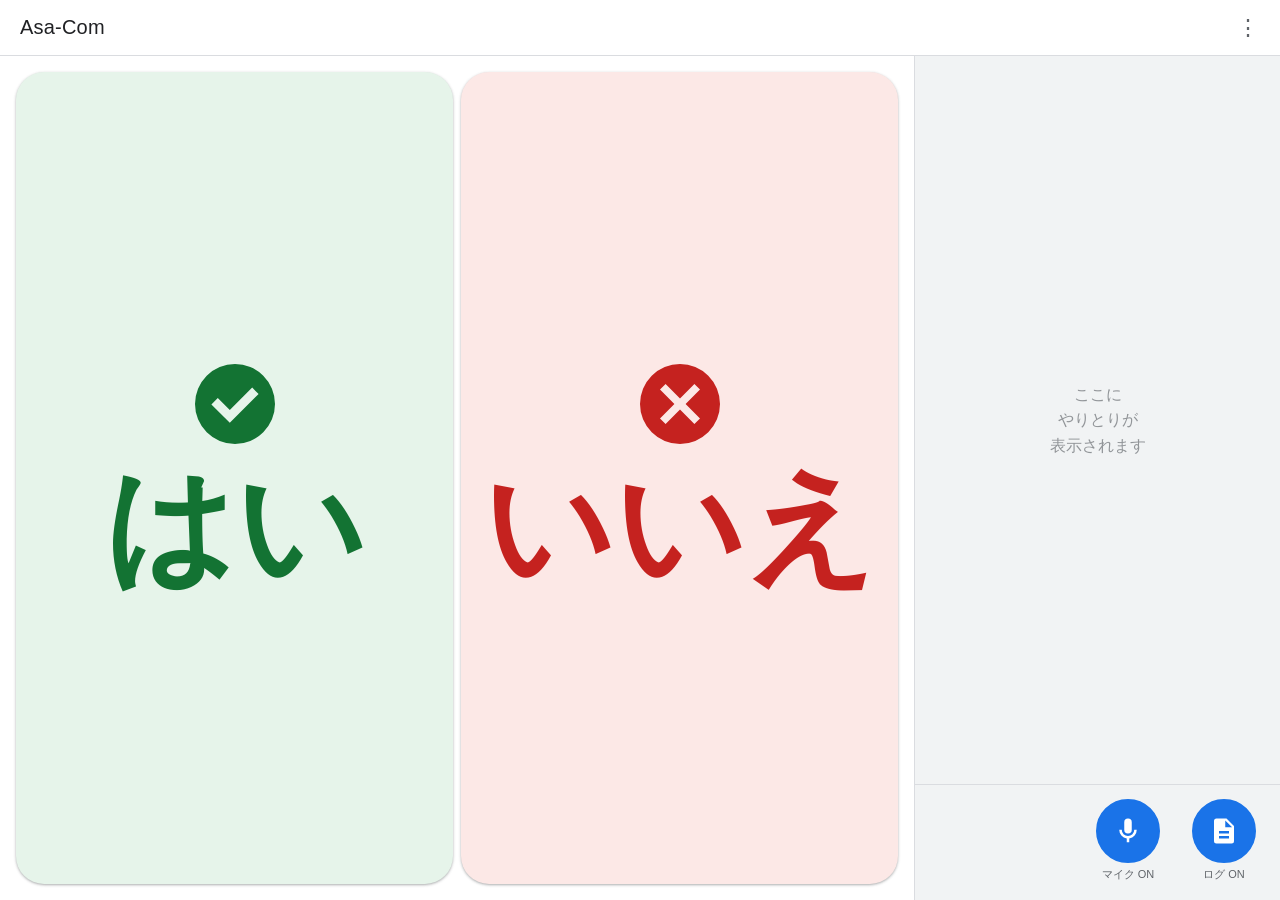
<file: asa-com/asa-com.html>
<!DOCTYPE html>
<html lang="ja">
<head>
<meta charset="utf-8">
<meta name="viewport" content="width=device-width, initial-scale=1, viewport-fit=cover, user-scalable=no">
<meta name="apple-mobile-web-app-capable" content="yes">
<meta name="apple-mobile-web-app-status-bar-style" content="default">
<meta name="apple-mobile-web-app-title" content="Asa-Com">
<meta name="theme-color" content="#ffffff">
<meta name="format-detection" content="telephone=no">
<title>あさちゃんコミュニケーションボード Asa-Com</title>
<style>
/* ============================================================
   Asa-Com  /  Material Design 3 準拠トークン
   ============================================================ */
:root{
  --primary:#1A73E8;
  --primary-dark:#174EA6;
  --surface:#FFFFFF;
  --surface-variant:#F1F3F4;
  --outline:#DADCE0;
  --on-surface:#202124;
  --on-surface-variant:#5F6368;
  --shadow-1:0 1px 3px rgba(60,64,67,.3),0 1px 2px rgba(60,64,67,.15);
  --shadow-2:0 2px 6px rgba(60,64,67,.3);
  --radius:28px;
  --ease:cubic-bezier(.2,0,0,1);
  --font-scale:1;
  --gap:8px;
  --edge:16px;
}
body.hc{
  --surface:#000000;
  --surface-variant:#0A0A0A;
  --outline:#FFFFFF;
  --on-surface:#FFFFFF;
  --on-surface-variant:#E0E0E0;
  --shadow-1:none;
  --shadow-2:none;
}

*{box-sizing:border-box;-webkit-tap-highlight-color:transparent}
html,body{height:100%;margin:0;padding:0}
body{
  font-family:-apple-system,BlinkMacSystemFont,"Hiragino Sans","Hiragino Kaku Gothic ProN","Noto Sans JP","Yu Gothic",Meiryo,sans-serif;
  background:var(--surface);
  color:var(--on-surface);
  overflow:hidden;
  -webkit-user-select:none;user-select:none;
  touch-action:manipulation;
  overscroll-behavior:none;
}
button{font-family:inherit;color:inherit}

/* ---------- レイアウト ---------- */
#app{
  height:100dvh;height:100vh;
  display:flex;flex-direction:column;
  padding:env(safe-area-inset-top) env(safe-area-inset-right) 0 env(safe-area-inset-left);
}
.topbar{
  flex:0 0 56px;height:56px;
  display:flex;align-items:center;justify-content:space-between;
  padding:0 8px 0 20px;
  border-bottom:1px solid var(--outline);
}
.brand{font-size:20px;font-weight:500;letter-spacing:.2px}
.menu-btn{
  position:relative;width:48px;height:48px;border:none;background:transparent;
  border-radius:50%;font-size:22px;line-height:1;color:var(--on-surface-variant);
  display:flex;align-items:center;justify-content:center;overflow:hidden;
}
.menu-btn .hold{
  position:absolute;inset:0;background:var(--primary);opacity:.18;
  transform:scaleY(0);transform-origin:bottom;
}
.stage{
  flex:1 1 auto;min-height:0;
  display:grid;grid-template-columns:5fr 2fr;
}
@media (orientation:portrait){
  .stage{grid-template-columns:1fr;grid-template-rows:5fr 2fr}
  .logpane{border-left:none !important;border-top:1px solid var(--outline)}
}

/* ---------- 選択エリア ---------- */
.board{position:relative;min-width:0;min-height:0;padding:var(--edge)}
.choices{
  display:grid;gap:var(--gap);height:100%;
}
.choices[data-level="1"]{grid-template-columns:1fr 1fr;--base:calc(clamp(56px,10vw,140px)*var(--font-scale));--icon:calc(clamp(48px,8vw,96px)*var(--font-scale))}
.choices[data-level="2"]{grid-template-columns:repeat(3,1fr);--base:calc(clamp(40px,8vw,104px)*var(--font-scale));--icon:calc(clamp(40px,6.4vw,80px)*var(--font-scale))}
.choices[data-level="3"]{grid-template-columns:repeat(3,1fr);grid-template-rows:1fr 1fr;--base:calc(clamp(30px,5.4vw,76px)*var(--font-scale));--icon:calc(clamp(30px,4.8vw,68px)*var(--font-scale))}

.choice{
  position:relative;overflow:hidden;
  border:none;border-radius:var(--radius);
  background:var(--tint);color:var(--dark);
  box-shadow:var(--shadow-1);
  display:flex;flex-direction:column;align-items:center;justify-content:center;
  gap:.12em;padding:12px;
  transition:transform .15s var(--ease),background-color .15s var(--ease),color .15s var(--ease);
  cursor:pointer;
}
body.hc .choice{background:#000;color:var(--c);border:4px solid var(--c)}
.choice .lbl{
  display:block;font-size:var(--base);font-weight:700;line-height:1.15;
  text-align:center;white-space:nowrap;
}
.choice .ico{width:var(--icon);height:var(--icon);flex:0 0 auto;fill:currentColor}
.choice:focus-visible{outline:4px solid var(--primary);outline-offset:-6px}
.choice.dwelling{background:var(--tint2)}
.choice.fired{background:var(--c);color:#fff;transform:scale(1.03);box-shadow:var(--shadow-2)}
body.hc .choice.fired{background:var(--c);color:#000}
.choices.locked .choice{pointer-events:none}

/* ドウェル進行バー */
.dwell{
  position:absolute;left:0;bottom:0;height:12px;width:100%;
  background:var(--c);opacity:.9;
  transform:scaleX(0);transform-origin:left center;
}
/* とりけす */
.undo{
  position:absolute;top:12px;right:12px;
  display:none;align-items:center;gap:6px;
  height:52px;padding:0 20px;border-radius:26px;
  border:2px solid var(--outline);background:var(--surface);color:var(--on-surface-variant);
  font-size:calc(19px*var(--font-scale));font-weight:600;
  box-shadow:var(--shadow-1);
}
.undo.show{display:flex}

/* 音声受付バナー */
.voice-banner{
  position:absolute;left:var(--edge);right:var(--edge);top:var(--edge);
  z-index:5;border-radius:20px;padding:14px 20px 10px;
  background:var(--primary);color:#fff;box-shadow:var(--shadow-2);
}
.voice-banner[hidden]{display:none}
.voice-banner .vb-row{display:flex;align-items:center;gap:12px;font-size:calc(22px*var(--font-scale));font-weight:600}
.voice-banner .ico{width:28px;height:28px;fill:#fff;flex:0 0 auto}
.voice-banner .vb-txt{flex:1;min-width:0;overflow:hidden;text-overflow:ellipsis;white-space:nowrap;font-weight:400;opacity:.9}
.vb-bar{margin-top:10px;height:6px;border-radius:3px;background:rgba(255,255,255,.35);overflow:hidden}
.vb-bar > i{display:block;height:100%;width:100%;background:#fff;transform-origin:left center}

/* ---------- ログエリア ---------- */
.logpane{
  background:var(--surface-variant);border-left:1px solid var(--outline);
  display:flex;flex-direction:column;min-width:0;min-height:0;
}
.loglist{
  flex:1 1 auto;min-height:0;overflow-y:auto;-webkit-overflow-scrolling:touch;
  padding:16px 14px;
}
.logempty{
  height:100%;display:flex;align-items:center;justify-content:center;text-align:center;
  color:var(--on-surface-variant);opacity:.65;font-size:calc(16px*var(--font-scale));line-height:1.6;
}
.logdate{
  margin:6px 0 12px;text-align:center;font-size:calc(12px*var(--font-scale));
  color:var(--on-surface-variant);
}
.logdate span{background:var(--surface);padding:3px 12px;border-radius:12px;border:1px solid var(--outline)}
.logitem{margin-bottom:16px;padding-left:12px;border-left:4px solid var(--c)}
.logitem .t{font-size:calc(12px*var(--font-scale));color:var(--on-surface-variant);letter-spacing:.4px}
.logitem .x{
  margin-left:16px;font-size:calc(20px*var(--font-scale));font-weight:500;
  color:var(--on-surface);line-height:1.4;word-break:break-word;
}
.logitem .x .mic{font-size:.72em;opacity:.55;margin-left:6px}

/* ---------- コントロールバー ---------- */
.ctrlbar{
  flex:0 0 auto;display:flex;gap:20px;justify-content:flex-end;align-items:flex-start;
  padding:14px 18px calc(18px + env(safe-area-inset-bottom));
  border-top:1px solid var(--outline);
}
.tg{display:flex;flex-direction:column;align-items:center;gap:4px;width:76px}
.tg button{
  position:relative;width:64px;height:64px;border-radius:50%;
  border:2px solid var(--outline);background:var(--surface);color:var(--on-surface-variant);
  display:flex;align-items:center;justify-content:center;overflow:hidden;
}
.tg button .ico{width:30px;height:30px;fill:currentColor}
.tg button .slash{position:absolute;width:44px;height:3px;background:currentColor;transform:rotate(-45deg);border-radius:2px}
.tg.on button{background:var(--primary);border-color:var(--primary);color:#fff}
.tg.on button .slash{display:none}
.tg button:focus-visible{outline:4px solid var(--primary);outline-offset:3px}
.tg .cap{font-size:calc(11px*var(--font-scale));color:var(--on-surface-variant);white-space:nowrap}
.tg button .hold{position:absolute;inset:0;background:#fff;opacity:.35;transform:scaleY(0);transform-origin:bottom}
.tg button[disabled]{opacity:.35}

/* ---------- 設定シート ---------- */
.scrim{
  position:fixed;inset:0;background:rgba(32,33,36,.5);z-index:20;
  display:flex;align-items:flex-end;justify-content:center;
}
.scrim[hidden]{display:none}
.sheet{
  width:min(720px,100%);max-height:86dvh;max-height:86vh;overflow-y:auto;
  background:var(--surface);border-radius:28px 28px 0 0;
  padding:8px 24px calc(24px + env(safe-area-inset-bottom));
  box-shadow:0 -4px 20px rgba(0,0,0,.25);
}
.sheet .grab{width:40px;height:4px;border-radius:2px;background:var(--outline);margin:8px auto 14px}
.sheet h2{margin:0 0 18px;font-size:20px;font-weight:500}
.row{margin-bottom:20px}
.row .lab{font-size:14px;color:var(--on-surface-variant);margin-bottom:8px}
.seg{display:flex;flex-wrap:wrap;gap:8px}
.seg button{
  min-height:48px;padding:0 18px;border-radius:24px;
  border:1px solid var(--outline);background:var(--surface);color:var(--on-surface);
  font-size:16px;
}
.seg button[aria-pressed="true"]{background:var(--primary);border-color:var(--primary);color:#fff;font-weight:600}
.acts{display:flex;flex-wrap:wrap;gap:12px;margin-top:26px;padding-top:20px;border-top:1px solid var(--outline)}
.acts button{
  flex:1 1 180px;min-height:52px;border-radius:26px;border:1px solid var(--outline);
  background:var(--surface);color:var(--primary);font-size:16px;font-weight:600;
}
.acts button.danger{color:#C5221F}
.acts button.filled{background:var(--primary);border-color:var(--primary);color:#fff}
.note{margin-top:18px;font-size:12px;line-height:1.7;color:var(--on-surface-variant)}
.toast{
  position:fixed;left:50%;bottom:28px;transform:translateX(-50%);
  background:#3C4043;color:#fff;padding:14px 22px;border-radius:8px;font-size:15px;
  z-index:40;box-shadow:var(--shadow-2);
}
.toast[hidden]{display:none}
</style>
</head>
<body>

<div id="app">
  <header class="topbar">
    <div class="brand">Asa-Com</div>
    <button class="menu-btn" id="menuBtn" aria-label="設定（長押しで開きます）"><span class="hold" id="menuHold"></span>⋮</button>
  </header>

  <div class="stage">
    <div class="board">
      <div class="voice-banner" id="voiceBanner" hidden>
        <div class="vb-row">
          <svg class="ico" viewBox="0 0 24 24"><path d="M12 14a3 3 0 0 0 3-3V5a3 3 0 0 0-6 0v6a3 3 0 0 0 3 3zm5-3a5 5 0 0 1-10 0H5a7 7 0 0 0 6 6.92V21h2v-3.08A7 7 0 0 0 19 11h-2z"/></svg>
          <span id="vbTitle">聞いています…</span>
          <span class="vb-txt" id="vbText"></span>
        </div>
        <div class="vb-bar"><i id="vbBar"></i></div>
      </div>
      <div class="choices" id="choices" data-level="1"></div>
    </div>

    <aside class="logpane">
      <div class="loglist" id="logList" role="log" aria-live="polite" aria-label="やりとりのログ"></div>
      <div class="ctrlbar">
        <div class="tg" id="micTg">
          <button id="micBtn" aria-label="音声入力">
            <span class="hold" id="micHold"></span>
            <svg class="ico" viewBox="0 0 24 24"><path d="M12 14a3 3 0 0 0 3-3V5a3 3 0 0 0-6 0v6a3 3 0 0 0 3 3zm5-3a5 5 0 0 1-10 0H5a7 7 0 0 0 6 6.92V21h2v-3.08A7 7 0 0 0 19 11h-2z"/></svg>
            <span class="slash"></span>
          </button>
          <span class="cap" id="micCap">マイク ON</span>
        </div>
        <div class="tg" id="logTg">
          <button id="logBtn" aria-label="ログ記録">
            <svg class="ico" viewBox="0 0 24 24"><path d="M14 2H6a2 2 0 0 0-2 2v16a2 2 0 0 0 2 2h12a2 2 0 0 0 2-2V8l-6-6zm2 16H8v-2h8v2zm0-4H8v-2h8v2zm-3-5V3.5L18.5 9H13z"/></svg>
            <span class="slash"></span>
          </button>
          <span class="cap" id="logCap">ログ ON</span>
        </div>
      </div>
    </aside>
  </div>
</div>

<div class="scrim" id="scrim" hidden>
  <div class="sheet" id="sheet" role="dialog" aria-modal="true" aria-label="設定">
    <div class="grab"></div>
    <h2>設定</h2>
    <div id="sheetRows"></div>
    <div class="acts">
      <button id="exportBtn">ログを書き出す（CSV）</button>
      <button id="clearBtn" class="danger">ログを消去</button>
      <button id="closeBtn" class="filled">とじる</button>
    </div>
    <p class="note" id="srNote"></p>
  </div>
</div>

<div class="toast" id="toast" hidden></div>

<script>
(function(){
'use strict';

/* ============================================================
   1. データ定義
   ============================================================ */
var ICONS = {
  check:'M12 2a10 10 0 1 0 0 20 10 10 0 0 0 0-20zm-1.3 14.7L6.1 12.1 7.7 10.5l3 3 5.6-5.6 1.6 1.6-7.2 7.2z',
  cancel:'M12 2a10 10 0 1 0 0 20 10 10 0 0 0 0-20zm5 13.6L15.6 17 12 13.4 8.4 17 7 15.6 10.6 12 7 8.4 8.4 7 12 10.6 15.6 7 17 8.4 13.4 12 17 15.6z',
  remove:'M12 2a10 10 0 1 0 0 20 10 10 0 0 0 0-20zM7 11h10v2H7v-2z',
  music:'M12 3v10.55A4 4 0 1 0 14 17V7h4V3h-6z',
  healing:'M17.73 12.02l3.98-3.98a1 1 0 0 0 0-1.41l-4.34-4.34a1 1 0 0 0-1.41 0l-3.98 3.98L8 2.29a1.01 1.01 0 0 0-1.41 0L2.25 6.63a1 1 0 0 0 0 1.41l3.98 3.98L2.25 16a1 1 0 0 0 0 1.41l4.34 4.34a1 1 0 0 0 1.41 0l3.98-3.98 3.98 3.98a1 1 0 0 0 1.41 0l4.34-4.34a1 1 0 0 0 0-1.41l-3.98-3.98zM12 9a1 1 0 1 1 0 2 1 1 0 0 1 0-2zm-2 5a1 1 0 1 1 0-2 1 1 0 0 1 0 2zm2 2a1 1 0 1 1 0-2 1 1 0 0 1 0 2zm2-2a1 1 0 1 1 0-2 1 1 0 0 1 0 2z',
  thermostat:'M15 13V5a3 3 0 0 0-6 0v8a5 5 0 1 0 6 0zm-3-9a1 1 0 0 1 1 1v3h-2V5a1 1 0 0 1 1-1z'
};

var CHOICES = {
  yes:     {label:'はい',           icon:'check',      c:'#34A853', tint:'#E6F4EA', tint2:'#CEEAD6', dark:'#137333'},
  no:      {label:'いいえ',         icon:'cancel',     c:'#EA4335', tint:'#FCE8E6', tint2:'#F6CFCC', dark:'#C5221F'},
  neutral: {label:'どちらでもない', icon:'remove',     c:'#9AA0A6', tint:'#F1F3F4', tint2:'#E1E4E6', dark:'#3C4043', lines:['どちらでも','ない']},
  music:   {label:'音楽かけて',     icon:'music',      c:'#FBBC04', tint:'#FEF7E0', tint2:'#FDECC0', dark:'#8A6100'},
  pain:    {label:'体痛い・痒い',   icon:'healing',    c:'#F29900', tint:'#FEF0DC', tint2:'#FBE0BC', dark:'#A34B00', lines:['体痛い','痒い']},
  temp:    {label:'暑い・寒い',     icon:'thermostat', c:'#4285F4', tint:'#E8F0FE', tint2:'#D2E3FC', dark:'#174EA6'}
};
var LEVELS = {1:['yes','no'], 2:['yes','no','neutral'], 3:['yes','no','neutral','music','pain','temp']};
var FONT_SCALE = {normal:1, large:1.25, xlarge:1.5};

var SKEY='asacom.settings', LKEY='asacom.log';
var DEFAULTS = {
  level:1, dwellMs:1500, tapToConfirm:true, sound:true, speak:true, speakRate:1,
  fontScale:'normal', highContrast:false, micEnabled:true, logEnabled:true
};

var VOICE_WINDOW_MS = 15000;   // 音声受付時間
var SILENCE_MS      = 2000;    // 無音で締め切るまで
var UNDO_MS         = 5000;    // とりけす表示時間
var COOLDOWN_MS     = 1000;    // 確定後のクールダウン
var LOG_RENDER_MAX  = 200;     // 画面に出す最大件数
var LOG_STORE_MAX   = 3000;    // 保存する最大件数

/* ============================================================
   2. 状態
   ============================================================ */
var S = loadSettings();
var LOG = loadLog();
var locked = false;
var audioCtx = null;
var kicked = false;

var $ = function(id){ return document.getElementById(id); };
var choicesEl=$('choices'), logListEl=$('logList'), toastEl=$('toast');

function loadSettings(){
  var o = {};
  for(var k in DEFAULTS) o[k]=DEFAULTS[k];
  try{
    var raw = localStorage.getItem(SKEY);
    if(raw){ var p=JSON.parse(raw); for(var j in DEFAULTS){ if(p[j]!==undefined) o[j]=p[j]; } }
  }catch(e){}
  if(!LEVELS[o.level]) o.level = 1;
  return o;
}
function saveSettings(){ try{ localStorage.setItem(SKEY, JSON.stringify(S)); }catch(e){} }

function loadLog(){
  try{ var a=JSON.parse(localStorage.getItem(LKEY)||'[]'); return Array.isArray(a)?a:[]; }
  catch(e){ return []; }
}
function saveLog(){
  if(!S.logEnabled) return;
  try{
    if(LOG.length>LOG_STORE_MAX) LOG = LOG.slice(LOG.length-LOG_STORE_MAX);
    localStorage.setItem(LKEY, JSON.stringify(LOG));
  }catch(e){}
}

/* ============================================================
   3. 選択エリア
   ============================================================ */
function renderChoices(){
  var ids = LEVELS[S.level];
  choicesEl.setAttribute('data-level', String(S.level));
  choicesEl.innerHTML='';
  ids.forEach(function(id){
    var c = CHOICES[id];
    var b = document.createElement('button');
    b.className='choice';
    b.type='button';
    b.dataset.id=id;
    b.setAttribute('aria-label', c.label);
    b.style.setProperty('--c', c.c);
    b.style.setProperty('--tint', c.tint);
    b.style.setProperty('--tint2', c.tint2);
    b.style.setProperty('--dark', c.dark);
    b.innerHTML =
      '<svg class="ico" viewBox="0 0 24 24" aria-hidden="true"><path d="'+ICONS[c.icon]+'"/></svg>'+
      '<span class="lbl">'+(c.lines||[c.label]).join('<br>')+'</span>'+
      '<span class="dwell"></span>'+
      '<span class="undo"><svg class="ico" viewBox="0 0 24 24" style="width:22px;height:22px" aria-hidden="true"><path d="M12.5 8c-2.65 0-5.05.99-6.9 2.6L2 7v9h9l-3.62-3.62A7.98 7.98 0 0 1 12.5 11c3.53 0 6.54 2.31 7.6 5.5l2.37-.78A10.5 10.5 0 0 0 12.5 8z"/></svg>とりけす</span>';
    bindChoice(b);
    choicesEl.appendChild(b);
  });
  fitLabels();
}

/* ラベルをボタンに収まる最大サイズへ自動調整（レベル・画面サイズ・文字サイズ設定に追随） */
function fitLabels(){
  Array.prototype.forEach.call(choicesEl.children, function(btn){
    var lbl = btn.querySelector('.lbl');
    var ico = btn.querySelector('.ico');
    if(!lbl || !btn.clientWidth) return;
    lbl.style.fontSize = '';
    var size = parseFloat(getComputedStyle(lbl).fontSize);
    var availW = btn.clientWidth  - 28;
    var availH = btn.clientHeight - 28 - ico.getBoundingClientRect().height - 8;
    var guard = 0;
    while(guard++ < 80 && size > 13 &&
          (lbl.scrollWidth > availW || lbl.scrollHeight > availH)){
      size *= 0.95;
      lbl.style.fontSize = size.toFixed(1)+'px';
    }
  });
}

function bindChoice(btn){
  var dwellEl = btn.querySelector('.dwell');
  var undoEl  = btn.querySelector('.undo');
  var timer = null;

  function startDwell(){
    if(locked || timer) return;
    btn.classList.add('dwelling');
    dwellEl.style.transition='none';
    dwellEl.style.transform='scaleX(0)';
    // 強制リフローの後にトランジション開始
    void dwellEl.offsetWidth;
    dwellEl.style.transition='transform '+S.dwellMs+'ms linear';
    dwellEl.style.transform='scaleX(1)';
    timer = setTimeout(function(){ timer=null; resetDwell(); commit(btn); }, S.dwellMs);
  }
  function resetDwell(){
    if(timer){ clearTimeout(timer); timer=null; }
    btn.classList.remove('dwelling');
    dwellEl.style.transition='none';
    dwellEl.style.transform='scaleX(0)';
  }

  btn.addEventListener('pointerenter', function(ev){
    // タップ即確定がONのタッチ操作ではドウェルを走らせない（二重確定の防止）
    if(ev.pointerType==='touch' && S.tapToConfirm) return;
    startDwell();
  });
  btn.addEventListener('pointerleave', resetDwell);
  btn.addEventListener('pointercancel', resetDwell);
  btn.addEventListener('pointerdown', function(ev){
    if(ev.pointerType==='touch' && !S.tapToConfirm) startDwell();
  });
  btn.addEventListener('pointerup', function(ev){
    if(ev.pointerType==='touch' && !S.tapToConfirm) resetDwell();
  });

  // タップ／スイッチコントロールのEnter・Space
  btn.addEventListener('click', function(ev){
    if(undoEl.contains(ev.target)) return;
    if(!S.tapToConfirm) return;
    resetDwell();
    commit(btn);
  });

  undoEl.addEventListener('click', function(ev){
    ev.stopPropagation();
    undo(btn);
  });
}

var undoTimer=null, undoEntry=null, undoBtn=null;

function commit(btn){
  if(locked) return;
  var id = btn.dataset.id, c = CHOICES[id];

  btn.classList.add('fired');
  setTimeout(function(){ btn.classList.remove('fired'); }, 400);
  beep(880);
  speak(c.label);

  var entry = addLog({type:'choice', choiceId:id, text:c.label});
  showUndo(btn, entry);
  lock(COOLDOWN_MS);
}

function lock(ms){
  locked = true;
  choicesEl.classList.add('locked');
  setTimeout(function(){ locked=false; choicesEl.classList.remove('locked'); }, ms);
}

function showUndo(btn, entry){
  hideUndo();
  undoBtn = btn; undoEntry = entry;
  btn.querySelector('.undo').classList.add('show');
  undoTimer = setTimeout(hideUndo, UNDO_MS);
}
function hideUndo(){
  if(undoTimer){ clearTimeout(undoTimer); undoTimer=null; }
  if(undoBtn){ undoBtn.querySelector('.undo').classList.remove('show'); }
  undoBtn=null; undoEntry=null;
}
function undo(btn){
  if(undoEntry){
    for(var i=LOG.length-1;i>=0;i--){
      if(LOG[i].id===undoEntry.id){ LOG.splice(i,1); break; }
    }
    saveLog();
    renderLog();
    toast('とりけしました');
  }
  hideUndo();
}

/* ============================================================
   4. ログ
   ============================================================ */
function nowParts(){
  var d = new Date();
  var p = function(n){ return (n<10?'0':'')+n; };
  var tz = -d.getTimezoneOffset();
  var sign = tz>=0?'+':'-'; tz=Math.abs(tz);
  return {
    datetime: d.getFullYear()+'-'+p(d.getMonth()+1)+'-'+p(d.getDate())+'T'+
              p(d.getHours())+':'+p(d.getMinutes())+':'+p(d.getSeconds())+
              sign+p(Math.floor(tz/60))+':'+p(tz%60),
    date: d.getFullYear()+'-'+p(d.getMonth()+1)+'-'+p(d.getDate()),
    time: p(d.getHours())+':'+p(d.getMinutes())
  };
}

function addLog(o){
  if(!S.logEnabled) return null;      // ログOFF：表示も保存もしない
  var t = nowParts();
  var e = {
    id: Math.random().toString(36).slice(2,10),
    datetime: t.datetime, date: t.date, time: t.time,
    type: o.type, choiceId: o.choiceId||'', text: o.text, level: S.level
  };
  LOG.push(e);
  saveLog();
  appendLogItem(e, true);
  return e;
}

function logItemEl(e){
  var wrap = document.createElement('div');
  wrap.className='logitem';
  var color = (e.type==='choice' && CHOICES[e.choiceId]) ? CHOICES[e.choiceId].c : '#9AA0A6';
  wrap.style.setProperty('--c', color);
  var t = document.createElement('div'); t.className='t'; t.textContent=e.time;
  var x = document.createElement('div'); x.className='x'; x.textContent=e.text;
  if(e.type==='voice'){
    var m = document.createElement('span'); m.className='mic'; m.textContent='🎤';
    x.appendChild(m);
  }
  wrap.appendChild(t); wrap.appendChild(x);
  return wrap;
}
function dateEl(dateStr){
  var d = document.createElement('div');
  d.className='logdate';
  var parts = dateStr.split('-');
  d.innerHTML = '<span>'+Number(parts[1])+'月'+Number(parts[2])+'日</span>';
  return d;
}

var lastRenderedDate = null;

function appendLogItem(e, scroll){
  if(!S.logEnabled) return;
  var ph = logListEl.querySelector('.logempty');
  if(ph) { logListEl.innerHTML=''; lastRenderedDate=null; }
  if(e.date !== lastRenderedDate){
    logListEl.appendChild(dateEl(e.date));
    lastRenderedDate = e.date;
  }
  logListEl.appendChild(logItemEl(e));
  if(scroll!==false) logListEl.scrollTop = logListEl.scrollHeight;
}

function renderLog(){
  logListEl.innerHTML='';
  lastRenderedDate=null;
  if(!S.logEnabled){
    logListEl.innerHTML='<div class="logempty">ログはOFFです<br>記録は残りません</div>';
    return;
  }
  if(!LOG.length){
    logListEl.innerHTML='<div class="logempty">ここに<br>やりとりが<br>表示されます</div>';
    return;
  }
  var start = Math.max(0, LOG.length-LOG_RENDER_MAX);
  for(var i=start;i<LOG.length;i++) appendLogItem(LOG[i], false);
  logListEl.scrollTop = logListEl.scrollHeight;
}

function exportCsv(){
  if(!LOG.length){ toast('書き出すログがありません'); return; }
  var rows = ['datetime,time,type,label,level'];
  LOG.forEach(function(e){
    rows.push([e.datetime, e.time, e.type, '"'+String(e.text).replace(/"/g,'""')+'"', e.level].join(','));
  });
  var t = nowParts().date.replace(/-/g,'');
  var blob = new Blob(['﻿'+rows.join('\r\n')+'\r\n'], {type:'text/csv;charset=utf-8'});
  var url = URL.createObjectURL(blob);
  var a = document.createElement('a');
  a.href=url; a.download='asacom_log_'+t+'.csv';
  document.body.appendChild(a); a.click(); document.body.removeChild(a);
  setTimeout(function(){ URL.revokeObjectURL(url); }, 4000);
  toast('ログを書き出しました');
}

function clearLog(){
  if(!window.confirm('ログをすべて消去します。よろしいですか？')) return;
  LOG = [];
  try{ localStorage.removeItem(LKEY); }catch(e){}
  renderLog();
  toast('ログを消去しました');
}

/* ============================================================
   5. 効果音・読み上げ
   ============================================================ */
function beep(freq){
  if(!S.sound) return;
  try{
    if(!audioCtx){
      var AC = window.AudioContext||window.webkitAudioContext;
      if(!AC) return;
      audioCtx = new AC();
    }
    if(audioCtx.state==='suspended') audioCtx.resume();
    var o=audioCtx.createOscillator(), g=audioCtx.createGain();
    o.type='sine'; o.frequency.value=freq||880;
    g.gain.setValueAtTime(0.0001, audioCtx.currentTime);
    g.gain.exponentialRampToValueAtTime(0.18, audioCtx.currentTime+0.01);
    g.gain.exponentialRampToValueAtTime(0.0001, audioCtx.currentTime+0.18);
    o.connect(g); g.connect(audioCtx.destination);
    o.start(); o.stop(audioCtx.currentTime+0.2);
  }catch(e){}
}

function speak(text){
  if(!S.speak || !('speechSynthesis' in window)) return;
  try{
    window.speechSynthesis.cancel();
    var u = new SpeechSynthesisUtterance(text);
    u.lang='ja-JP'; u.rate=S.speakRate; u.pitch=1;
    window.speechSynthesis.speak(u);
  }catch(e){}
}

/* ============================================================
   6. 音声入力（「ヘイ！あさちゃん」）
   ============================================================ */
var SR = window.SpeechRecognition || window.webkitSpeechRecognition;
var rec=null, recWanted=false, restartTimer=null;
var listening=false, winTimer=null, silenceTimer=null, tickTimer=null, winText='', winEndAt=0;

var bannerEl=$('voiceBanner'), vbBar=$('vbBar'), vbTitle=$('vbTitle'), vbText=$('vbText');

function kanaNorm(s){
  return String(s)
    .replace(/[Ａ-Ｚａ-ｚ０-９！]/g, function(ch){ return String.fromCharCode(ch.charCodeAt(0)-0xFEE0); })
    .replace(/[ァ-ヶ]/g, function(ch){ return String.fromCharCode(ch.charCodeAt(0)-0x60); })
    .replace(/[\s　！!、。,.・ー]/g,'')
    .toLowerCase();
}
// 「ヘイ！あさちゃん」＋表記ゆれ
var WAKE_RE = /(へい|へー|hey|hei|hay)(.{0,2}?)(あさ|朝)ちゃん/;
function hasWake(s){ return WAKE_RE.test(kanaNorm(s)); }
// 元テキストからウェイクワード部分を取り除く
var WAKE_STRIP_RE = /^[\s\S]*?(?:ヘイ|へい|ヘー|へー|hey|Hey|HEY|hei|Hei)[\s　!！、。,.]*(?:あさ|アサ|朝)ちゃん[\s　!！、。,.]*/i;
function stripWake(s){
  if(hasWake(s)) return s.replace(WAKE_STRIP_RE,'');
  return s;
}

function startSR(){
  if(!SR || !S.micEnabled) return;
  recWanted = true;
  if(rec) return;
  try{
    rec = new SR();
    rec.lang='ja-JP';
    rec.continuous=true;
    rec.interimResults=true;
    rec.maxAlternatives=1;
    rec.onresult = onResult;
    rec.onerror = function(ev){
      if(ev && (ev.error==='not-allowed'||ev.error==='service-not-allowed')){
        recWanted=false;
        S.micEnabled=false; saveSettings(); updateToggles();
        toast('マイクの使用が許可されていません');
      }
    };
    rec.onend = function(){
      rec=null;
      if(recWanted && S.micEnabled){
        clearTimeout(restartTimer);
        restartTimer = setTimeout(startSR, 500);
      }
    };
    rec.start();
  }catch(e){ rec=null; }
}

function stopSR(){
  recWanted=false;
  clearTimeout(restartTimer);
  closeWindow(false);
  if(rec){ try{ rec.abort(); }catch(e){} rec=null; }
}

function onResult(ev){
  var fin='', itm='';
  for(var i=ev.resultIndex;i<ev.results.length;i++){
    var r=ev.results[i];
    if(r.isFinal) fin += r[0].transcript; else itm += r[0].transcript;
  }
  if(!listening){
    if(hasWake(fin+itm)){
      openWindow();
      var rest = stripWake(fin);
      if(rest && rest.trim()) pushWinText(rest);
    }
    return;
  }
  // 受付中
  if(itm) vbText.textContent = itm.slice(-40);
  if(fin){
    pushWinText(stripWake(fin));
    resetSilence();
  }
}

function pushWinText(t){
  t = String(t||'').trim();
  if(!t) return;
  winText += t;
  vbText.textContent = winText.slice(-40);
}

function openWindow(){
  if(listening) return;
  listening = true;
  winText = '';
  vbText.textContent = '';
  bannerEl.hidden = false;
  winEndAt = Date.now() + VOICE_WINDOW_MS;
  beep(660);
  tick();
  clearTimeout(winTimer);
  winTimer = setTimeout(function(){ closeWindow(true); }, VOICE_WINDOW_MS);
  tickTimer = setInterval(tick, 200);
}

function tick(){
  var left = Math.max(0, winEndAt - Date.now());
  vbTitle.textContent = '聞いています… 残り ' + Math.ceil(left/1000) + '秒';
  vbBar.style.transform = 'scaleX(' + (left/VOICE_WINDOW_MS) + ')';
}

function resetSilence(){
  clearTimeout(silenceTimer);
  silenceTimer = setTimeout(function(){ closeWindow(true); }, SILENCE_MS);
}

function closeWindow(commitText){
  clearTimeout(winTimer); clearTimeout(silenceTimer); clearInterval(tickTimer);
  winTimer=silenceTimer=tickTimer=null;
  if(!listening) return;
  listening = false;
  bannerEl.hidden = true;
  var t = winText.trim();
  winText='';
  vbText.textContent='';
  if(commitText && t) addLog({type:'voice', text:t});
}

/* ============================================================
   7. トグル（マイク／ログ）
   ============================================================ */
function updateToggles(){
  var micTg=$('micTg'), logTg=$('logTg');
  micTg.classList.toggle('on', !!S.micEnabled);
  logTg.classList.toggle('on', !!S.logEnabled);
  $('micCap').textContent = 'マイク ' + (S.micEnabled?'ON':'OFF');
  $('logCap').textContent = 'ログ '   + (S.logEnabled?'ON':'OFF');
  $('micBtn').setAttribute('aria-pressed', S.micEnabled?'true':'false');
  $('logBtn').setAttribute('aria-pressed', S.logEnabled?'true':'false');
  if(!SR){
    $('micBtn').disabled = true;
    $('micCap').textContent = 'マイク 非対応';
    $('micBtn').title = 'このブラウザでは音声入力は使えません';
  }
}

/* 長押し（1秒）＋短押しを見分ける汎用ヘルパー */
function bindHold(btn, holdEl, ms, onHold, onTap){
  var t=null, fired=false;
  function down(){
    fired=false;
    if(holdEl){
      holdEl.style.transition='none'; holdEl.style.transform='scaleY(0)';
      void holdEl.offsetWidth;
      holdEl.style.transition='transform '+ms+'ms linear';
      holdEl.style.transform='scaleY(1)';
    }
    t = setTimeout(function(){ fired=true; reset(); onHold(); }, ms);
  }
  function reset(){
    if(t){ clearTimeout(t); t=null; }
    if(holdEl){ holdEl.style.transition='none'; holdEl.style.transform='scaleY(0)'; }
  }
  btn.addEventListener('pointerdown', function(e){ e.preventDefault(); down(); });
  btn.addEventListener('pointerup', function(){ var f=fired; reset(); if(!f && onTap) onTap(); });
  btn.addEventListener('pointerleave', reset);
  btn.addEventListener('pointercancel', reset);
  btn.addEventListener('keydown', function(e){ if(e.key==='Enter'||e.key===' '){ e.preventDefault(); onTap?onTap():onHold(); } });
}

/* ============================================================
   8. 設定シート
   ============================================================ */
var SHEET_ROWS = [
  {k:'level',        t:'レベル',           o:[[1,'1 ／ 2択'],[2,'2 ／ 3択'],[3,'3 ／ 6択']]},
  {k:'dwellMs',      t:'確定までの時間',   o:[[500,'0.5秒'],[1000,'1.0秒'],[1500,'1.5秒'],[2000,'2.0秒'],[3000,'3.0秒']]},
  {k:'tapToConfirm', t:'タップで即確定',   o:[[true,'ON'],[false,'OFF']]},
  {k:'sound',        t:'効果音',           o:[[true,'ON'],[false,'OFF']]},
  {k:'speak',        t:'読み上げ',         o:[[true,'ON'],[false,'OFF']]},
  {k:'speakRate',    t:'読み上げ速度',     o:[[0.8,'遅い'],[1,'ふつう'],[1.3,'速い']]},
  {k:'fontScale',    t:'文字サイズ',       o:[['normal','標準'],['large','大'],['xlarge','特大']]},
  {k:'highContrast', t:'ハイコントラスト', o:[[false,'OFF'],[true,'ON']]}
];

function buildSheet(){
  var host=$('sheetRows');
  host.innerHTML='';
  SHEET_ROWS.forEach(function(row){
    var d=document.createElement('div'); d.className='row';
    var l=document.createElement('div'); l.className='lab'; l.textContent=row.t;
    var seg=document.createElement('div'); seg.className='seg';
    row.o.forEach(function(pair){
      var b=document.createElement('button');
      b.type='button'; b.textContent=pair[1];
      b.dataset.k=row.k; b.dataset.v=JSON.stringify(pair[0]);
      b.addEventListener('click', function(){
        S[row.k] = JSON.parse(b.dataset.v);
        saveSettings(); applySettings(); syncSheet();
      });
      seg.appendChild(b);
    });
    d.appendChild(l); d.appendChild(seg); host.appendChild(d);
  });
  $('srNote').textContent = SR
    ? '音声入力は「ヘイ！あさちゃん」と呼びかけると15秒間だけONになります。マイクのアイコンを長押しすると、呼びかけなしでも音声入力を始められます。'
    : 'このブラウザ／端末では音声入力（音声認識）が使えません。選択ボタンとログ機能はそのままお使いいただけます。';
  syncSheet();
}
function syncSheet(){
  var btns=$('sheetRows').querySelectorAll('button');
  for(var i=0;i<btns.length;i++){
    var b=btns[i];
    b.setAttribute('aria-pressed', JSON.stringify(S[b.dataset.k])===b.dataset.v ? 'true':'false');
  }
}
function openSheet(){ buildSheet(); $('scrim').hidden=false; }
function closeSheet(){ $('scrim').hidden=true; }

/* ============================================================
   9. 設定の反映
   ============================================================ */
function applySettings(){
  document.documentElement.style.setProperty('--font-scale', FONT_SCALE[S.fontScale]||1);
  document.body.classList.toggle('hc', !!S.highContrast);
  renderChoices();
  renderLog();
  updateToggles();
  if(S.micEnabled) startSR(); else stopSR();
}

/* ============================================================
   10. その他ユーティリティ
   ============================================================ */
var toastTimer=null;
function toast(msg){
  toastEl.textContent=msg;
  toastEl.hidden=false;
  clearTimeout(toastTimer);
  toastTimer=setTimeout(function(){ toastEl.hidden=true; }, 2200);
}

var wakeLock=null;
function requestWakeLock(){
  if(!('wakeLock' in navigator)) return;
  navigator.wakeLock.request('screen').then(function(w){
    wakeLock=w;
    w.addEventListener('release', function(){ wakeLock=null; });
  }).catch(function(){});
}

/* ============================================================
   11. 初期化
   ============================================================ */
function init(){
  applySettings();

  bindHold($('menuBtn'), $('menuHold'), 1000, openSheet, null);
  bindHold($('micBtn'), $('micHold'), 1000,
    function(){ // 長押し：呼びかけなしで受付開始
      if(!SR) return;
      if(!S.micEnabled){ S.micEnabled=true; saveSettings(); updateToggles(); }
      startSR(); openWindow();
    },
    function(){ // 短押し：ON/OFF
      if(!SR) return;
      S.micEnabled = !S.micEnabled; saveSettings(); updateToggles();
      if(S.micEnabled) startSR(); else stopSR();
      toast('マイクを'+(S.micEnabled?'ONにしました':'OFFにしました'));
    });

  $('logBtn').addEventListener('click', function(){
    S.logEnabled = !S.logEnabled; saveSettings();
    updateToggles(); renderLog();
    toast('ログを'+(S.logEnabled?'ONにしました':'OFFにしました'));
  });

  $('exportBtn').addEventListener('click', exportCsv);
  $('clearBtn').addEventListener('click', clearLog);
  $('closeBtn').addEventListener('click', closeSheet);
  $('scrim').addEventListener('click', function(e){ if(e.target===$('scrim')) closeSheet(); });

  document.addEventListener('keydown', function(e){ if(e.key==='Escape') closeSheet(); });

  // iOSでは最初のユーザー操作がないと音声・画面ロック解除が使えない
  document.addEventListener('pointerdown', function(){
    if(kicked) return;
    kicked = true;
    beep(0.0001);                 // AudioContextの起こし
    if(S.micEnabled) startSR();
    requestWakeLock();
  }, {once:false});

  document.addEventListener('visibilitychange', function(){
    if(document.visibilityState==='visible'){
      if(S.micEnabled) startSR();
      requestWakeLock();
    }else{
      closeWindow(false);
    }
  });

  var refitTimer=null;
  window.addEventListener('resize', function(){
    clearTimeout(refitTimer);
    refitTimer = setTimeout(fitLabels, 120);
  });
  window.addEventListener('orientationchange', function(){ setTimeout(fitLabels, 300); });

  // 拡大・長押しメニューの抑止
  document.addEventListener('gesturestart', function(e){ e.preventDefault(); });
  document.addEventListener('contextmenu', function(e){ e.preventDefault(); });
  var lastTouch=0;
  document.addEventListener('touchend', function(e){
    var t=Date.now();
    if(t-lastTouch<350) e.preventDefault();
    lastTouch=t;
  }, {passive:false});
}

if(document.readyState==='loading') document.addEventListener('DOMContentLoaded', init);
else init();

})();
</script>
</body>
</html>
</file>
<file: assets/lp/lp.css>
:root {
  --green-950: #043d29;
  --green-900: #075337;
  --green-800: #006b3f;
  --green-700: #08764a;
  --green-600: #13865a;
  --green-100: #e8f5ed;
  --mint: #def2e5;
  --gold: #c78e1d;
  --gold-100: #fff3d5;
  --blue: #0878b8;
  --navy: #263e7f;
  --red: #c85042;
  --purple: #7554a7;
  --ink: #1b2923;
  --muted: #64746c;
  --line: #dbe6df;
  --paper: #fffdf8;
  --white: #ffffff;
  --shadow: 0 18px 40px rgba(6, 45, 29, .12);
  --shadow-soft: 0 8px 24px rgba(6, 45, 29, .08);
  --radius: 8px;
}

* {
  box-sizing: border-box;
}

html {
  scroll-behavior: smooth;
  -webkit-text-size-adjust: 100%;
}

/* 固定ヘッダーの分だけアンカー位置を下げる */
main section[id] {
  scroll-margin-top: 86px;
}

body {
  margin: 0;
  color: var(--ink);
  background: var(--paper);
  font-family: "Noto Sans JP", "Hiragino Kaku Gothic ProN", "Yu Gothic", Meiryo, system-ui, sans-serif;
  line-height: 1.75;
  overflow-x: hidden;
}

body.modal-open {
  overflow: hidden;
}

img,
svg {
  display: block;
}

img {
  max-width: 100%;
  height: auto;
}

a {
  color: inherit;
  text-decoration: none;
}

button,
input,
select,
textarea {
  font: inherit;
}

button {
  cursor: pointer;
}

.svg-sprite {
  position: absolute;
  width: 0;
  height: 0;
  overflow: hidden;
}

.icon {
  width: 1.15em;
  height: 1.15em;
  fill: none;
  stroke: currentColor;
  stroke-width: 2;
  stroke-linecap: round;
  stroke-linejoin: round;
  flex: 0 0 auto;
}

.sr-only {
  position: absolute;
  width: 1px;
  height: 1px;
  padding: 0;
  margin: -1px;
  overflow: hidden;
  clip: rect(0, 0, 0, 0);
  white-space: nowrap;
  border: 0;
}

.container {
  width: min(1120px, calc(100% - 48px));
  margin: 0 auto;
}

.narrow {
  max-width: 800px;
}

.centered {
  text-align: center;
}

.site-header {
  position: fixed;
  top: 0;
  left: 0;
  right: 0;
  z-index: 50;
  display: flex;
  align-items: center;
  justify-content: space-between;
  gap: 24px;
  padding: 12px clamp(18px, 4vw, 48px);
  background: rgba(255, 255, 255, .74);
  border-bottom: 1px solid rgba(255, 255, 255, .35);
  backdrop-filter: blur(18px);
  transition: background .2s ease, box-shadow .2s ease, border-color .2s ease;
}

.site-header.is-scrolled {
  background: rgba(255, 255, 255, .96);
  border-color: var(--line);
  box-shadow: var(--shadow-soft);
}

.brand {
  display: flex;
  align-items: center;
  gap: 10px;
  min-width: 0;
}

.brand-mark,
.footer-mark {
  display: grid;
  place-items: center;
  width: 42px;
  height: 42px;
  border-radius: var(--radius);
  background: var(--green-800);
  color: #fff;
  font-weight: 800;
  box-shadow: var(--shadow-soft);
}

.brand-copy {
  display: grid;
  line-height: 1.25;
  font-weight: 800;
}

.brand-copy span:first-child {
  font-size: 14px;
}

.brand-copy span:last-child {
  color: var(--green-700);
  font-size: 11px;
  letter-spacing: .08em;
}

.site-menu {
  display: flex;
  align-items: center;
  gap: 22px;
  font-size: 14px;
  font-weight: 700;
}

.site-menu a {
  color: #294138;
}

.site-menu a:hover {
  color: var(--green-800);
}

.nav-contact,
.primary-button,
.large-contact,
.footer-contact,
.text-button {
  border: 0;
  display: inline-flex;
  align-items: center;
  justify-content: center;
  gap: 10px;
  border-radius: 999px;
  font-weight: 800;
}

.nav-contact {
  padding: 10px 16px;
  color: #fff;
  background: var(--green-800);
  box-shadow: 0 10px 20px rgba(0, 107, 63, .2);
}

.menu-button {
  display: none;
  border: 1px solid var(--line);
  color: var(--green-900);
  background: #fff;
  width: 44px;
  height: 44px;
  border-radius: var(--radius);
  align-items: center;
  justify-content: center;
}

.hero {
  background: linear-gradient(180deg, #dff7ff 0%, #f5fbff 100%);
}

.hero-frame {
  /* 52.25vw = 画像のアスペクト比 (756/1448)。レターボックス余白を防ぐ */
  height: min(68svh, 760px, 52.25vw);
  display: flex;
  align-items: flex-start;
  justify-content: center;
  overflow: hidden;
}

.hero-frame img {
  width: 100%;
  height: 100%;
  object-fit: cover;
  object-position: center;
}

.intro-section {
  position: relative;
  margin-top: -28px;
  padding: clamp(58px, 8vw, 92px) 0 clamp(56px, 7vw, 84px);
  background: var(--white);
  border-radius: 38px 38px 0 0;
}

.intro-grid {
  display: grid;
  grid-template-columns: minmax(0, 1fr) minmax(300px, 470px);
  gap: clamp(32px, 7vw, 78px);
  align-items: center;
}

.ribbon {
  display: inline-flex;
  align-items: center;
  min-width: 170px;
  padding: 8px 20px;
  margin-bottom: 26px;
  color: #fff;
  background: linear-gradient(90deg, #d9a33b, #b67a17);
  clip-path: polygon(0 0, 92% 0, 100% 50%, 92% 100%, 0 100%);
  font-size: 20px;
  font-weight: 900;
}

.kicker,
.section-kicker {
  margin: 0 0 10px;
  color: var(--green-800);
  font-size: 16px;
  font-weight: 900;
  letter-spacing: .04em;
}

h2 {
  margin: 0;
  color: var(--green-900);
  font-size: clamp(28px, 4vw, 46px);
  line-height: 1.35;
  letter-spacing: .02em;
}

.intro-copy h2 {
  margin-bottom: 18px;
}

.lead,
.section-lead,
.intro-copy p,
.about-block p,
.audience-block p,
.profile-person p,
.profile-history li,
.faq-answer p,
.contact-cta p {
  color: #253830;
  font-size: 16px;
}

.lead {
  max-width: 520px;
  font-weight: 700;
}

.intro-actions {
  display: flex;
  flex-wrap: wrap;
  gap: 12px;
  margin-top: 28px;
}

.primary-button {
  min-height: 52px;
  padding: 14px 28px;
  color: #fff;
  background: linear-gradient(90deg, var(--green-800), var(--green-950));
  box-shadow: 0 16px 32px rgba(0, 107, 63, .24);
}

.primary-button:hover,
.large-contact:hover,
.footer-contact:hover,
.nav-contact:hover {
  transform: translateY(-1px);
}

.text-button {
  min-height: 52px;
  padding: 13px 24px;
  color: var(--green-800);
  background: #fff;
  border: 1px solid var(--line);
}

.intro-visual {
  margin: 0;
  position: relative;
}

.intro-visual img {
  width: 100%;
  border-radius: 45% 12% 18% 45%;
  box-shadow: var(--shadow);
}

.stats-label {
  width: fit-content;
  margin: clamp(34px, 5vw, 52px) 0 0;
  padding: 8px 22px;
  color: #fff;
  background: var(--green-800);
  border-radius: var(--radius) var(--radius) 0 0;
  font-size: 13px;
  font-weight: 900;
}

.stats-grid {
  display: grid;
  grid-template-columns: repeat(4, minmax(0, 1fr));
  border: 1px solid var(--line);
  border-radius: 0 var(--radius) var(--radius) var(--radius);
  overflow: hidden;
  background: #fff;
}

.stat-card {
  display: grid;
  grid-template-columns: 42px 1fr;
  gap: 8px 12px;
  align-items: center;
  padding: 20px 18px;
  min-height: 108px;
  border-right: 1px solid var(--line);
}

.stat-card:last-child {
  border-right: 0;
}

.stat-card .icon {
  grid-row: span 2;
  width: 34px;
  height: 34px;
  color: var(--green-800);
}

.stat-card p {
  margin: 0;
  font-size: 13px;
  font-weight: 800;
}

.stat-card strong {
  color: var(--green-800);
  font-size: 32px;
  line-height: 1;
}

.stat-card strong span {
  font-size: 14px;
  margin-left: 2px;
}

.detail-section,
.experience-section,
.plans-section,
.profile-section,
.faq-section {
  padding: clamp(58px, 8vw, 94px) 0;
  background: #fff;
}

.detail-grid {
  display: grid;
  grid-template-columns: minmax(0, 1fr) minmax(0, 1fr);
  gap: clamp(34px, 6vw, 68px);
  align-items: start;
}

.detail-grid h2,
.profile-grid h2 {
  margin-bottom: 14px;
  font-size: clamp(24px, 3vw, 34px);
}

.process-pair {
  display: grid;
  grid-template-columns: 1fr 42px 1fr;
  gap: 12px;
  align-items: center;
  margin-top: 28px;
}

.process-box {
  min-height: 190px;
  padding: 20px;
  border: 1px solid var(--line);
  border-radius: var(--radius);
  background: #fff;
  box-shadow: var(--shadow-soft);
}

.process-box strong {
  display: block;
  margin-bottom: 14px;
  color: var(--green-900);
}

.process-box ul,
.profile-history ul,
.modal-list {
  margin: 0;
  padding: 0;
  list-style: none;
}

.process-box li,
.profile-history li,
.modal-list li {
  position: relative;
  padding-left: 18px;
  margin: 8px 0;
}

.process-box li::before,
.profile-history li::before,
.modal-list li::before {
  content: "";
  position: absolute;
  left: 0;
  top: .82em;
  width: 6px;
  height: 6px;
  border-radius: 50%;
  background: var(--green-800);
}

.process-box.is-green {
  background: #f4fbf6;
}

.process-arrow {
  display: grid;
  place-items: center;
  color: var(--green-800);
}

.process-arrow .icon {
  width: 34px;
  height: 34px;
}

.audience-grid {
  display: grid;
  grid-template-columns: repeat(3, minmax(0, 1fr));
  gap: 14px;
  margin-top: 24px;
}

.audience-grid article {
  display: grid;
  place-items: center;
  gap: 10px;
  min-height: 132px;
  padding: 16px 10px;
  text-align: center;
  border: 1px solid var(--line);
  border-radius: var(--radius);
  background: #fff;
  box-shadow: var(--shadow-soft);
  color: var(--green-800);
  font-weight: 900;
}

.audience-grid .icon {
  width: 42px;
  height: 42px;
}

.experience-section {
  background: linear-gradient(180deg, #fff 0%, #f5fbf7 100%);
}

.section-lead {
  margin: 14px auto 0;
  max-width: 720px;
}

.journey {
  display: grid;
  grid-template-columns: repeat(6, minmax(0, 1fr));
  gap: 18px;
  margin: 34px 0 0;
  padding: 0;
  list-style: none;
  counter-reset: step;
}

.journey li {
  position: relative;
  min-height: 76px;
  display: grid;
  place-items: center;
  padding: 16px 10px 14px;
  text-align: center;
  border: 1px solid var(--line);
  border-radius: var(--radius);
  background: #fff;
  color: #263e36;
  font-size: 13px;
  font-weight: 900;
  box-shadow: var(--shadow-soft);
}

.journey li:not(:last-child)::after {
  content: "";
  position: absolute;
  top: 50%;
  right: -14px;
  width: 10px;
  height: 10px;
  border-top: 2px solid var(--green-800);
  border-right: 2px solid var(--green-800);
  transform: translateY(-50%) rotate(45deg);
}

.journey span {
  position: absolute;
  top: -12px;
  left: 50%;
  transform: translateX(-50%);
  display: grid;
  place-items: center;
  width: 26px;
  height: 26px;
  border-radius: 50%;
  background: var(--green-800);
  color: #fff;
  font-size: 11px;
}

.plans-section {
  background: #fff;
}

.plans-grid {
  display: grid;
  grid-template-columns: repeat(6, minmax(0, 1fr));
  gap: 16px;
  margin-top: 34px;
}

.plan-card {
  display: grid;
  grid-template-rows: auto auto 1fr auto;
  overflow: hidden;
  border: 1px solid var(--line);
  border-radius: var(--radius);
  background: #fff;
  box-shadow: var(--shadow-soft);
}

.plan-card img {
  width: 100%;
  aspect-ratio: 1.42 / 1;
  object-fit: cover;
}

.plan-title {
  min-height: 76px;
  display: grid;
  place-items: center;
  padding: 10px 8px;
  text-align: center;
  color: #fff;
  font-size: 16px;
  line-height: 1.35;
  font-weight: 900;
}

.theme-blue .plan-title { background: #0470ad; }
.theme-green .plan-title { background: #72aa78; }
.theme-gold .plan-title { background: #bf8900; }
.theme-purple .plan-title { background: #7351a4; }
.theme-red .plan-title { background: #b94e47; }
.theme-navy .plan-title { background: #263e7f; }

.plan-card p {
  margin: 0;
  padding: 14px 12px;
  color: #293830;
  font-size: 13px;
  font-weight: 800;
  line-height: 1.7;
}

.plan-card button {
  margin: 0 12px 14px;
  padding: 9px 10px;
  color: var(--green-800);
  background: #fff;
  border: 1px solid var(--line);
  border-radius: 999px;
  font-size: 13px;
  font-weight: 900;
}

.plan-card button:hover {
  color: #fff;
  background: var(--green-800);
}

.profile-section {
  background: linear-gradient(180deg, #fff 0%, #f7fbf8 100%);
}

.profile-grid {
  display: grid;
  grid-template-columns: minmax(0, 1fr) minmax(0, 1fr);
  gap: 26px;
}

.profile-person,
.profile-history {
  padding: clamp(22px, 4vw, 34px);
  border: 1px solid var(--line);
  border-radius: var(--radius);
  background: #fff;
  box-shadow: var(--shadow-soft);
}

.person-layout {
  display: grid;
  grid-template-columns: 180px 1fr;
  gap: 24px;
  align-items: center;
}

.person-layout img {
  width: 100%;
  border-radius: var(--radius);
  box-shadow: var(--shadow-soft);
}

.role {
  color: var(--green-900);
  font-weight: 900;
}

.contact-cta {
  padding: clamp(54px, 8vw, 82px) 0;
  background: #fff;
}

.large-contact {
  min-width: min(440px, 100%);
  min-height: 58px;
  margin-top: 22px;
  padding: 16px 28px;
  color: #fff;
  background: linear-gradient(90deg, var(--green-800), var(--green-950));
  border: 0;
  box-shadow: 0 18px 34px rgba(0, 107, 63, .22);
  font-size: 18px;
}

.faq-section {
  background: #fff;
  padding-top: 20px;
}

.faq-grid {
  display: grid;
  grid-template-columns: repeat(2, minmax(0, 1fr));
  gap: 10px 18px;
}

.faq-item {
  border: 1px solid #b9d1c4;
  border-radius: var(--radius);
  overflow: hidden;
  background: #fff;
}

.faq-item button {
  width: 100%;
  min-height: 54px;
  display: flex;
  align-items: center;
  justify-content: space-between;
  gap: 14px;
  padding: 13px 18px;
  color: #213a31;
  background: #fff;
  border: 0;
  text-align: left;
  font-weight: 900;
}

.faq-item button .icon {
  color: var(--green-800);
  transition: transform .2s ease;
}

.faq-item.is-open button .icon {
  transform: rotate(45deg);
}

.faq-answer {
  display: grid;
  grid-template-rows: 0fr;
  transition: grid-template-rows .22s ease;
}

.faq-item.is-open .faq-answer {
  grid-template-rows: 1fr;
}

.faq-answer p {
  overflow: hidden;
  margin: 0;
  padding: 0 18px;
}

.faq-item.is-open .faq-answer p {
  padding-bottom: 16px;
}

.site-footer {
  position: relative;
  padding: 38px 0 22px;
  color: #fff;
  background:
    linear-gradient(90deg, rgba(5, 60, 38, .97) 0%, rgba(5, 60, 38, .9) 45%, rgba(4, 48, 30, .45) 100%),
    url("footer-city.webp") right center / auto 100% no-repeat,
    var(--green-900);
}

.footer-grid {
  display: flex;
  align-items: center;
  justify-content: space-between;
  gap: 28px;
}

.footer-brand {
  display: flex;
  align-items: center;
  gap: 18px;
}

.footer-mark {
  background: rgba(255, 255, 255, .12);
  border: 1px solid rgba(255, 255, 255, .22);
  box-shadow: none;
}

.footer-brand strong {
  display: block;
  font-size: 24px;
  line-height: 1.4;
}

.footer-brand p,
.copyright {
  margin: 8px 0 0;
  color: rgba(255, 255, 255, .82);
}

.footer-contact {
  max-width: 380px;
  padding: 16px 22px;
  color: #fff;
  background: rgba(0, 0, 0, .14);
  border: 1px solid rgba(255, 225, 112, .65);
  text-align: left;
}

.copyright {
  width: min(1120px, calc(100% - 48px));
  margin: 22px auto 0;
  font-size: 12px;
}

.modal[hidden] {
  display: none;
}

.modal {
  position: fixed;
  inset: 0;
  z-index: 100;
  display: grid;
  place-items: center;
  padding: 20px;
}

.modal-backdrop {
  position: absolute;
  inset: 0;
  background: rgba(2, 22, 14, .58);
  backdrop-filter: blur(5px);
}

.modal-panel {
  position: relative;
  width: min(620px, 100%);
  max-height: min(86svh, 760px);
  overflow: auto;
  padding: clamp(24px, 4vw, 38px);
  border-radius: var(--radius);
  background: #fff;
  box-shadow: 0 30px 80px rgba(0, 0, 0, .28);
}

.modal-close {
  position: absolute;
  top: 14px;
  right: 14px;
  display: grid;
  place-items: center;
  width: 42px;
  height: 42px;
  border: 1px solid var(--line);
  border-radius: var(--radius);
  color: var(--green-900);
  background: #fff;
}

.modal-panel h2 {
  padding-right: 42px;
  margin-bottom: 12px;
}

.modal-list {
  margin: 18px 0 24px;
}

.contact-form {
  display: grid;
  grid-template-columns: repeat(2, minmax(0, 1fr));
  gap: 14px;
  margin-top: 18px;
}

.contact-form label {
  display: grid;
  gap: 7px;
  color: var(--green-900);
  font-size: 13px;
  font-weight: 900;
}

.contact-form .full {
  grid-column: 1 / -1;
}

.contact-form input,
.contact-form select,
.contact-form textarea {
  width: 100%;
  border: 1px solid #bfd3c8;
  border-radius: var(--radius);
  background: #fff;
  color: var(--ink);
  padding: 12px 13px;
}

.contact-form input:focus,
.contact-form select:focus,
.contact-form textarea:focus {
  outline: 3px solid rgba(0, 107, 63, .16);
  border-color: var(--green-800);
}

.form-result {
  margin-top: 18px;
  padding: 16px;
  border: 1px solid #b7d8c5;
  border-radius: var(--radius);
  background: #f1fbf5;
  color: #173e2b;
  font-weight: 800;
}

.form-result a {
  display: inline-flex;
  margin-top: 12px;
  padding: 10px 16px;
  border-radius: 999px;
  color: #fff;
  background: var(--green-800);
}

@media (max-width: 1100px) {
  .plans-grid {
    grid-template-columns: repeat(3, minmax(0, 1fr));
  }

  .journey {
    grid-template-columns: repeat(3, minmax(0, 1fr));
  }

  .journey li:nth-child(3)::after {
    display: none;
  }
}

@media (max-width: 860px) {
  .container {
    width: min(100% - 32px, 700px);
  }

  .menu-button {
    display: inline-flex;
  }

  .site-menu {
    position: absolute;
    top: calc(100% + 1px);
    left: 16px;
    right: 16px;
    display: none;
    flex-direction: column;
    align-items: stretch;
    gap: 0;
    padding: 10px;
    border: 1px solid var(--line);
    border-radius: var(--radius);
    background: #fff;
    box-shadow: var(--shadow);
  }

  .site-menu.is-open {
    display: flex;
  }

  .site-menu a,
  .nav-contact {
    justify-content: flex-start;
    width: 100%;
    padding: 14px;
    border-radius: var(--radius);
  }

  .intro-grid,
  .detail-grid,
  .profile-grid,
  .person-layout {
    grid-template-columns: 1fr;
  }

  .intro-section {
    margin-top: -18px;
    border-radius: 26px 26px 0 0;
  }

  .stats-grid {
    grid-template-columns: repeat(2, minmax(0, 1fr));
  }

  .stat-card:nth-child(2) {
    border-right: 0;
  }

  .stat-card:nth-child(-n+2) {
    border-bottom: 1px solid var(--line);
  }

  .process-pair {
    grid-template-columns: 1fr;
  }

  .process-arrow {
    transform: rotate(90deg);
  }

  .audience-grid,
  .faq-grid {
    grid-template-columns: 1fr;
  }

  .footer-grid {
    align-items: flex-start;
    flex-direction: column;
  }

  .footer-contact {
    max-width: none;
    width: 100%;
  }
}

@media (max-width: 640px) {
  .site-header {
    padding: 10px 14px;
  }

  .brand-copy span:first-child {
    max-width: 210px;
    overflow: hidden;
    text-overflow: ellipsis;
    white-space: nowrap;
  }

  .hero-frame {
    height: auto;
    min-height: 0;
    padding-top: 62px;
  }

  .hero-frame img {
    width: 100%;
    height: auto;
  }

  .ribbon {
    min-width: 150px;
    font-size: 18px;
  }

  .stats-grid,
  .plans-grid,
  .journey,
  .contact-form {
    grid-template-columns: 1fr;
  }

  .stat-card,
  .stat-card:nth-child(2) {
    border-right: 0;
  }

  .stat-card:not(:last-child) {
    border-bottom: 1px solid var(--line);
  }

  .journey li::after {
    display: none;
  }

  .plan-title {
    min-height: 64px;
  }

  .profile-person,
  .profile-history {
    padding: 20px;
  }

  .large-contact {
    font-size: 16px;
  }

  .footer-brand strong {
    font-size: 20px;
  }
}

.stat-card strong .stat-number {
  font-size: inherit;
  margin: 0;
  font-variant-numeric: tabular-nums;
}

.rv {
  opacity: 0;
  transform: translateY(24px);
  transition: opacity 0.7s ease, transform 0.7s ease;
}

.rv.is-visible {
  opacity: 1;
  transform: none;
}

@media (prefers-reduced-motion: reduce) {
  .rv {
    opacity: 1;
    transform: none;
    transition: none;
  }
}
</file>
